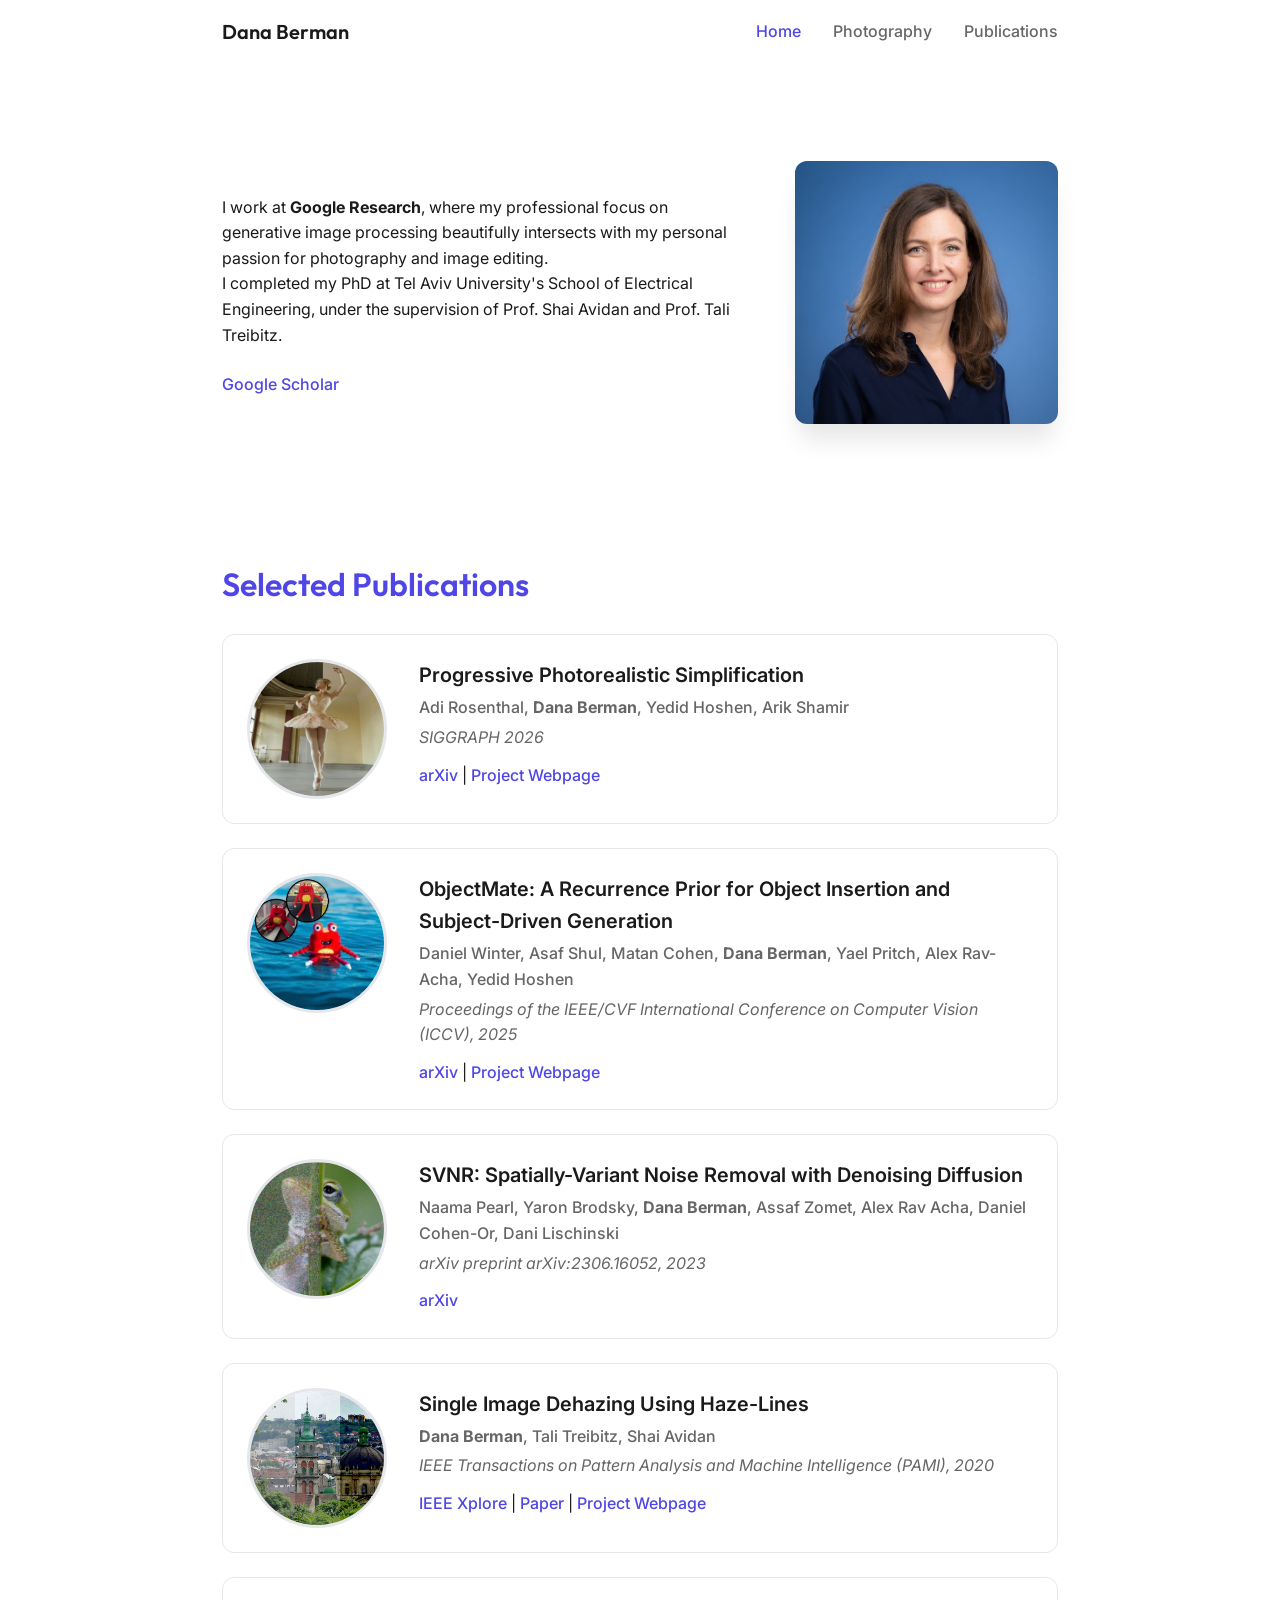
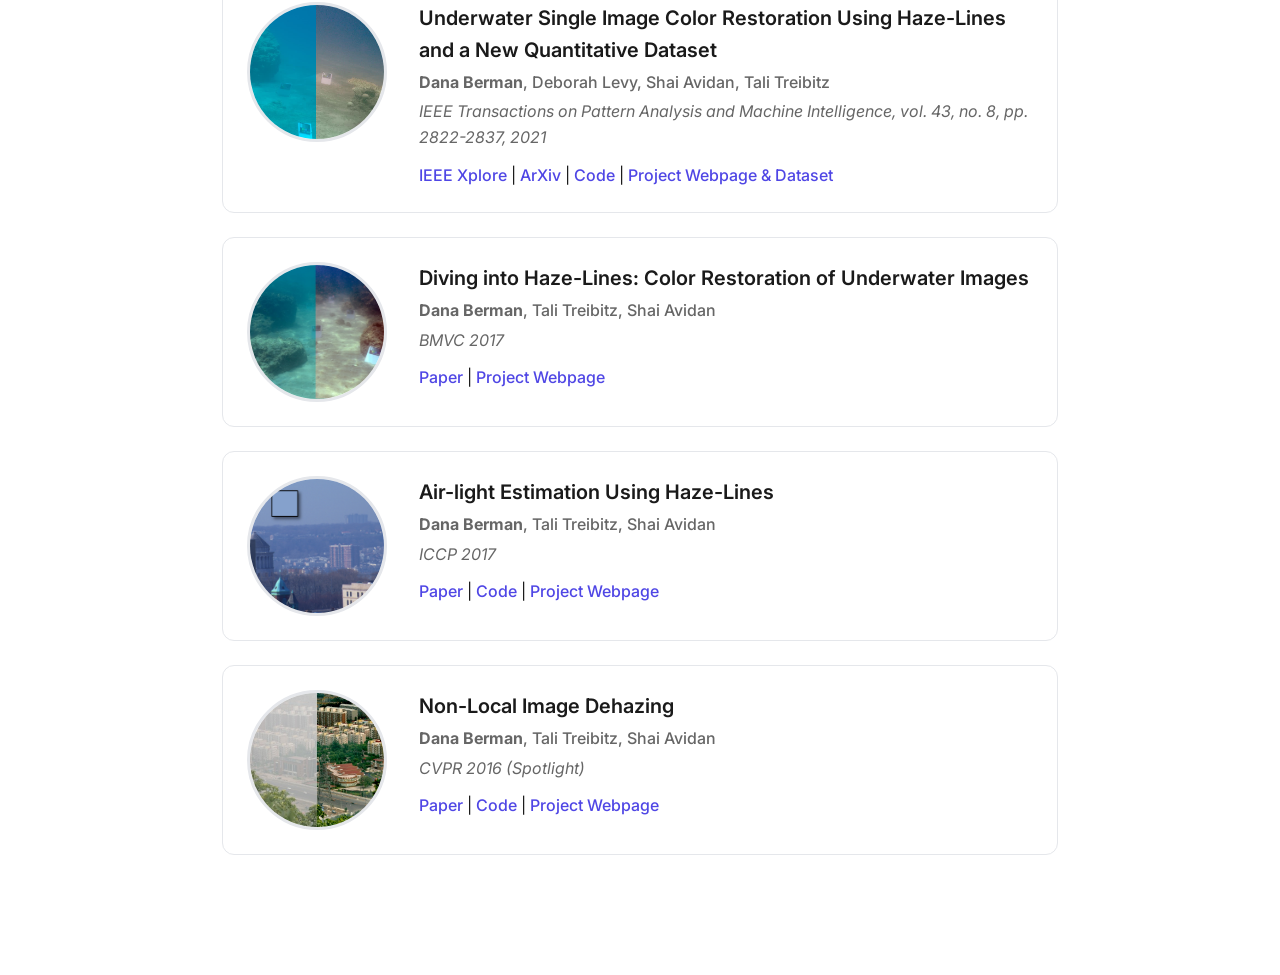
<file: index.html>
<!DOCTYPE html>
<html lang="en">

<head>
  <meta charset="UTF-8">
  <meta name="viewport" content="width=device-width, initial-scale=1.0">
  <title>Dana Berman</title>
  <meta name="description" content="Personal website of Dana Berman, researcher in Generative Media.">
  <link rel="icon" type="image/png" href="assets/favicon.png">
  <link rel="stylesheet" href="style.css">
</head>

<body>
  <header>
    <nav>
      <a href="index.html" class="logo">Dana Berman</a>
      <ul class="nav-links">
        <li><a href="index.html" class="active">Home</a></li>
        <li><a href="photography.html">Photography</a></li>
        <li><a href="#research">Publications</a></li>
      </ul>
    </nav>
  </header>

  <main class="container">
    <!-- Hero / Bio -->
    <section id="bio" class="hero">
      <div class="bio-content">
        <p>I work at <b>Google Research</b>, where my professional focus on generative image processing beautifully intersects with my personal passion for photography and image editing. </p>
        <p>I completed my PhD at Tel Aviv University's School of Electrical Engineering, under the supervision of Prof. Shai Avidan and Prof. Tali Treibitz.</p>

        <p style="margin-top: 1.5rem; display: flex; gap: 1rem; align-items: center;">
          <a href="https://scholar.google.com/citations?hl=en&user=7vQjfVIAAAAJ" class="link">Google Scholar</a> 
        </p>
      </div>
      <div class="profile-container">
        <img src="assets/profile.jpg" alt="Dana Berman" class="profile-pic" id="profile-img">
      </div>
    </section>

    <!-- Publications Section -->
    <section id="research">
      <h2>Selected Publications</h2>
      <div class="research-list">
        <!-- Progressive Photorealistic Simplification 2025 -->
        <div class="publication-item">
          <img src="assets/simplification_thumb3.png" alt="Progressive Photorealistic Simplification" class="pub-thumb">
          <div class="pub-content">
            <div class="pub-title">Progressive Photorealistic Simplification
            </div>
            <div class="pub-authors">Adi Rosenthal, <b>Dana Berman</b>, Yedid Hoshen, Arik Shamir</div>
            <div class="pub-venue">SIGGRAPH 2026</div>
            <p style="margin-top: 0.5rem;">
              <a href="https://arxiv.org/abs/2605.10409" class="link">arXiv</a> | 
              <a href="https://adirosenthal540.github.io/Progressive_Photorealistic_Simplification/" class="link">Project Webpage</a>
            </p>
          </div>
        </div>
        
        <!-- Objectmate 2025 -->
        <div class="publication-item">
          <img src="assets/objectmate_thumb1.png" alt="Objectmate" class="pub-thumb">
          <div class="pub-content">
            <div class="pub-title">ObjectMate: A Recurrence Prior for Object Insertion and Subject-Driven Generation</div>
            <div class="pub-authors">Daniel Winter, Asaf Shul, Matan Cohen, <b>Dana Berman</b>, Yael Pritch, Alex Rav-Acha, Yedid Hoshen</div>
            <div class="pub-venue">Proceedings of the IEEE/CVF International Conference on Computer Vision (ICCV), 2025
            </div>
            <p style="margin-top: 0.5rem;">
              <a href="https://arxiv.org/pdf/2412.08645" class="link">arXiv</a> |
              <a href="https://object-mate.com/" class="link">Project Webpage</a>
            </p>
          </div>
        </div>

        <!-- SVNR 2023 -->
        <div class="publication-item">
          <img src="assets/svnr_thumb.png" alt="SVNR" class="pub-thumb">
          <div class="pub-content">
            <div class="pub-title">SVNR: Spatially-Variant Noise Removal with Denoising Diffusion</div>
            <div class="pub-authors">Naama Pearl, Yaron Brodsky, <b>Dana Berman</b>, Assaf Zomet, Alex Rav Acha, Daniel Cohen-Or, Dani Lischinski</div>
            <div class="pub-venue">arXiv preprint arXiv:2306.16052, 2023</div>
            <p style="margin-top: 0.5rem;">
              <a href="https://arxiv.org/abs/2306.16052" class="link">arXiv</a>
            </p>
          </div>
        </div>

        <!-- PAMI 2020 -->
        <div class="publication-item">
          <img src="assets/haze_lines.jpg" alt="Haze-Lines" class="pub-thumb">
          <div class="pub-content">
            <div class="pub-title">Single Image Dehazing Using Haze-Lines</div>
            <div class="pub-authors"><b>Dana Berman</b>, Tali Treibitz, Shai Avidan</div>
            <div class="pub-venue">IEEE Transactions on Pattern Analysis and Machine Intelligence (PAMI), 2020</div>
            <p style="margin-top: 0.5rem;">
              <a href="https://ieeexplore.ieee.org/document/8540862" class="link">IEEE Xplore</a> | <a
                href="https://drive.google.com/file/d/1Vm0AXXMmT71g6n2VLSqBrzHjhtZqfiaw" class="link">Paper</a> | <a
                href="NonLocalDehazing/index.html" class="link">Project Webpage</a>
            </p>
          </div>
        </div>

        <!-- PAMI 2021 (Underwater) -->
        <div class="publication-item">
          <img src="assets/underwater.png" alt="Underwater" class="pub-thumb">
          <div class="pub-content">
            <div class="pub-title">Underwater Single Image Color Restoration Using Haze-Lines and a New Quantitative Dataset</div>
            <div class="pub-authors"><b>Dana Berman</b>, Deborah Levy, Shai Avidan, Tali Treibitz</div>
            <div class="pub-venue">IEEE Transactions on Pattern Analysis and Machine Intelligence, vol. 43, no. 8, pp.
              2822-2837, 2021</div>
            <p style="margin-top: 0.5rem;">
              <a href="https://ieeexplore.ieee.org/document/9151231" class="link">IEEE Xplore</a> | <a
                href="https://arxiv.org/abs/1811.01343" class="link">ArXiv</a> | <a
                href="https://github.com/danaberman/underwater-hl" class="link">Code</a> | <a
                href="http://csms.haifa.ac.il/profiles/tTreibitz/datasets/ambient_forwardlooking/index.html"
                class="link">Project Webpage & Dataset</a>
            </p>
          </div>
        </div>

        <!-- BMVC 2017 -->
        <div class="publication-item">
          <img src="assets/underwater_thumb.jpg" alt="BMVC 2017" class="pub-thumb">
          <div class="pub-content">
            <div class="pub-title">Diving into Haze-Lines: Color Restoration of Underwater Images</div>
            <div class="pub-authors"><b>Dana Berman</b>, Tali Treibitz, Shai Avidan</div>
            <div class="pub-venue">BMVC 2017</div>
            <p style="margin-top: 0.5rem;">
              <a href="UnderwaterColorRestoration/UnderwaterHazeLines_BMVC2017.pdf" class="link">Paper</a> |
              <a href="UnderwaterColorRestoration/index.html" class="link">Project Webpage</a>
            </p>
          </div>
        </div>

        <!-- ICCP 2017 -->
        <div class="publication-item">
          <img src="assets/airlight.png" alt="ICCP 2017" class="pub-thumb">
          <div class="pub-content">
            <div class="pub-title">Air-light Estimation Using Haze-Lines</div>
            <div class="pub-authors"><b>Dana Berman</b>, Tali Treibitz, Shai Avidan</div>
            <div class="pub-venue">ICCP 2017</div>
            <p style="margin-top: 0.5rem;">
              <a href="NonLocalDehazing/AirlightEstimation_ICCP2017.pdf" class="link">Paper</a> | <a
                href="https://github.com/danaberman/non-local-dehazing" class="link">Code</a> | <a
                href="NonLocalDehazing/index.html" class="link">Project Webpage</a>
            </p>
          </div>
        </div>

        <!-- CVPR 2016 -->
        <div class="publication-item">
          <img src="assets/cityscape.jpg" alt="CVPR 2016" class="pub-thumb">
          <div class="pub-content">
            <div class="pub-title">Non-Local Image Dehazing</div>
            <div class="pub-authors"><b>Dana Berman</b>, Tali Treibitz, Shai Avidan</div>
            <div class="pub-venue">CVPR 2016 (Spotlight)</div>
            <p style="margin-top: 0.5rem;">
              <a href="NonLocalDehazing/NonLocalDehazing_CVPR2016.pdf" class="link">Paper</a> | <a
                href="https://github.com/danaberman/non-local-dehazing" class="link">Code</a> | <a
                href="NonLocalDehazing/index.html" class="link">Project Webpage</a>
            </p>
          </div>
        </div>
      </div>
    </section>
  </main>


</body>

</html>
</file>
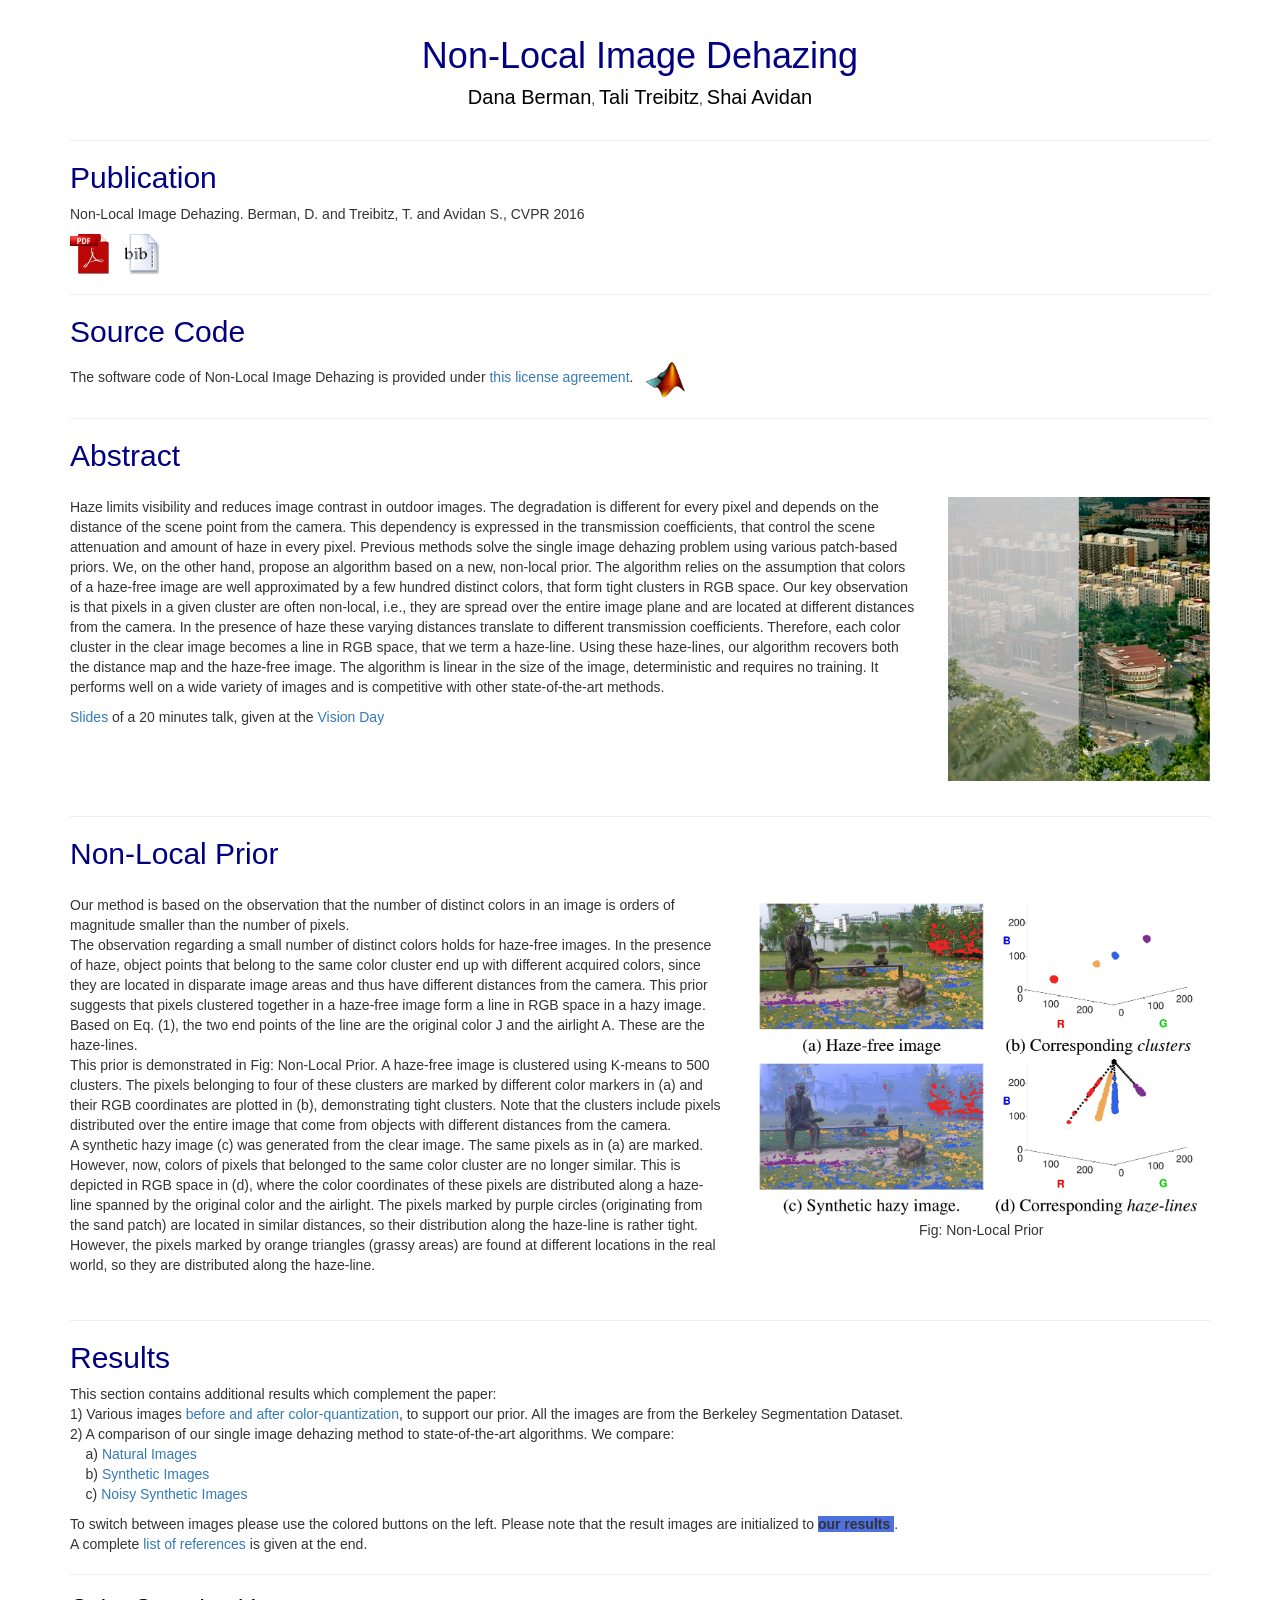
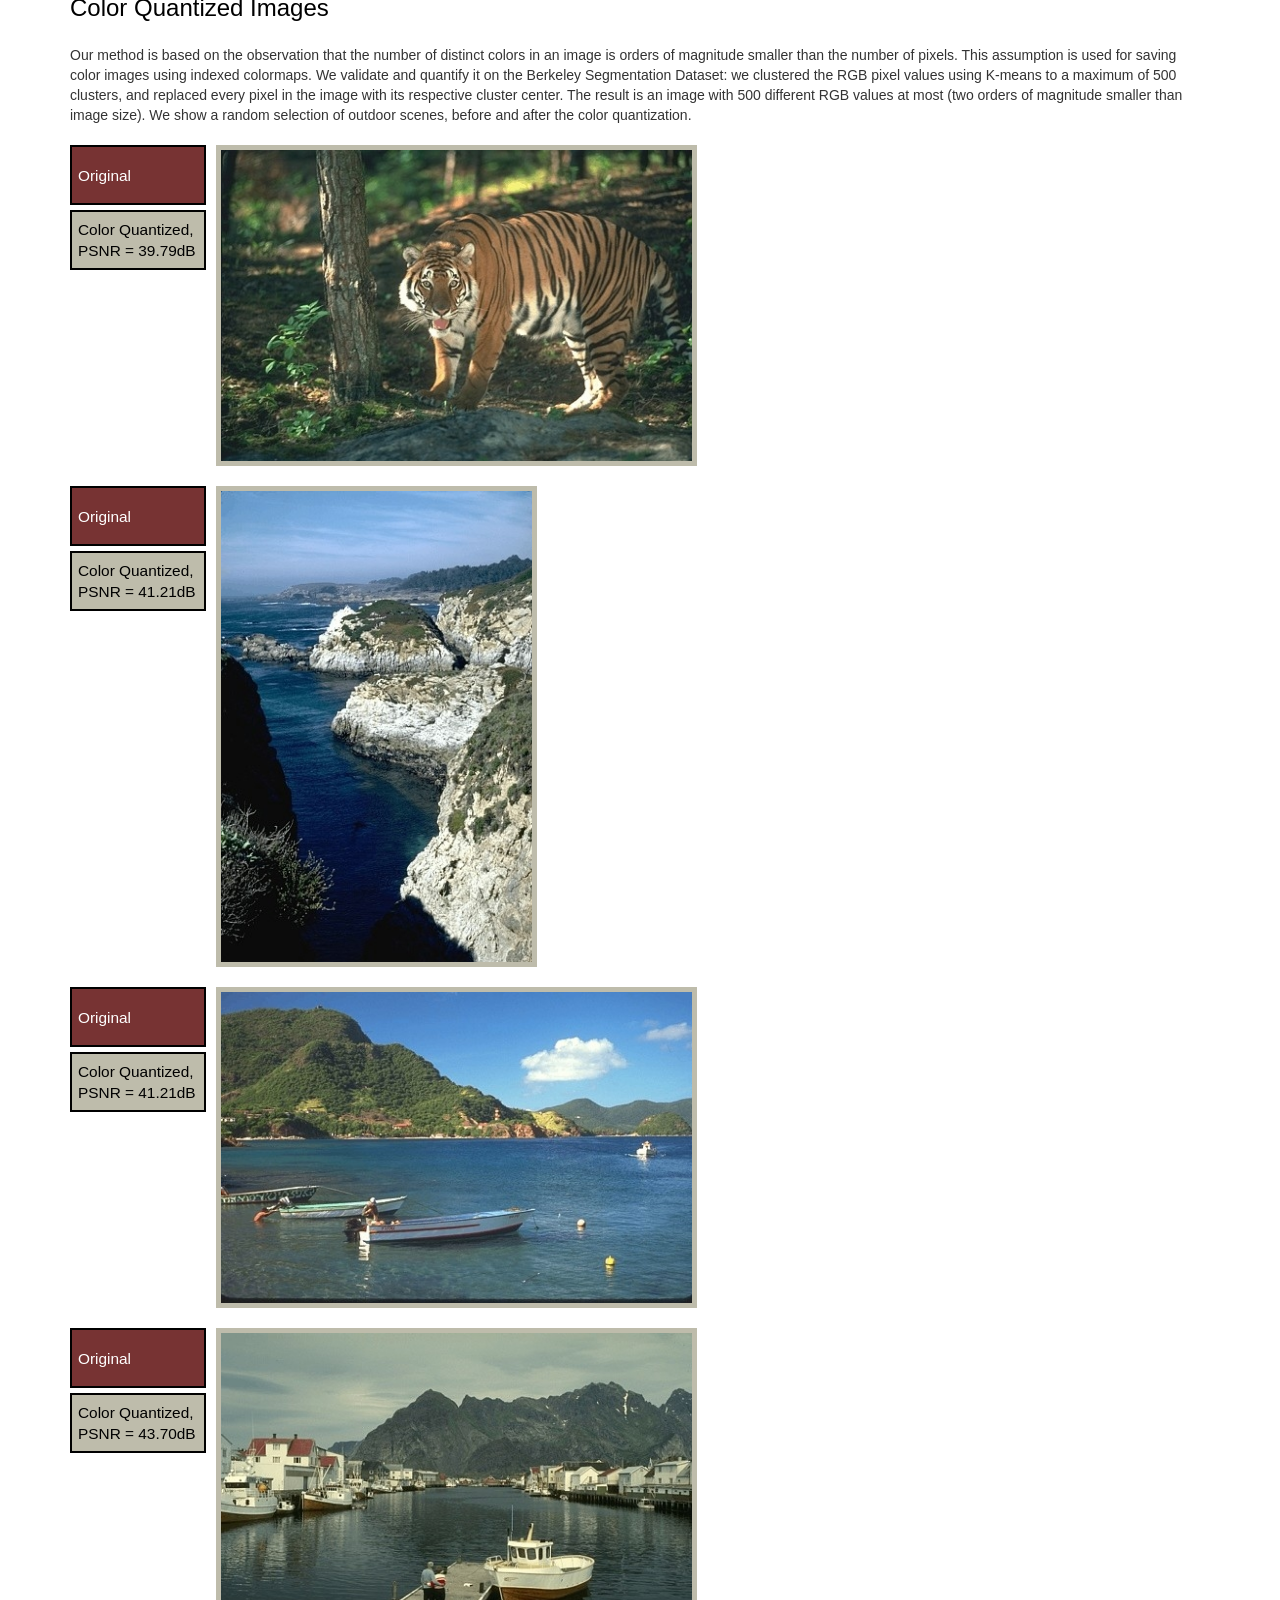
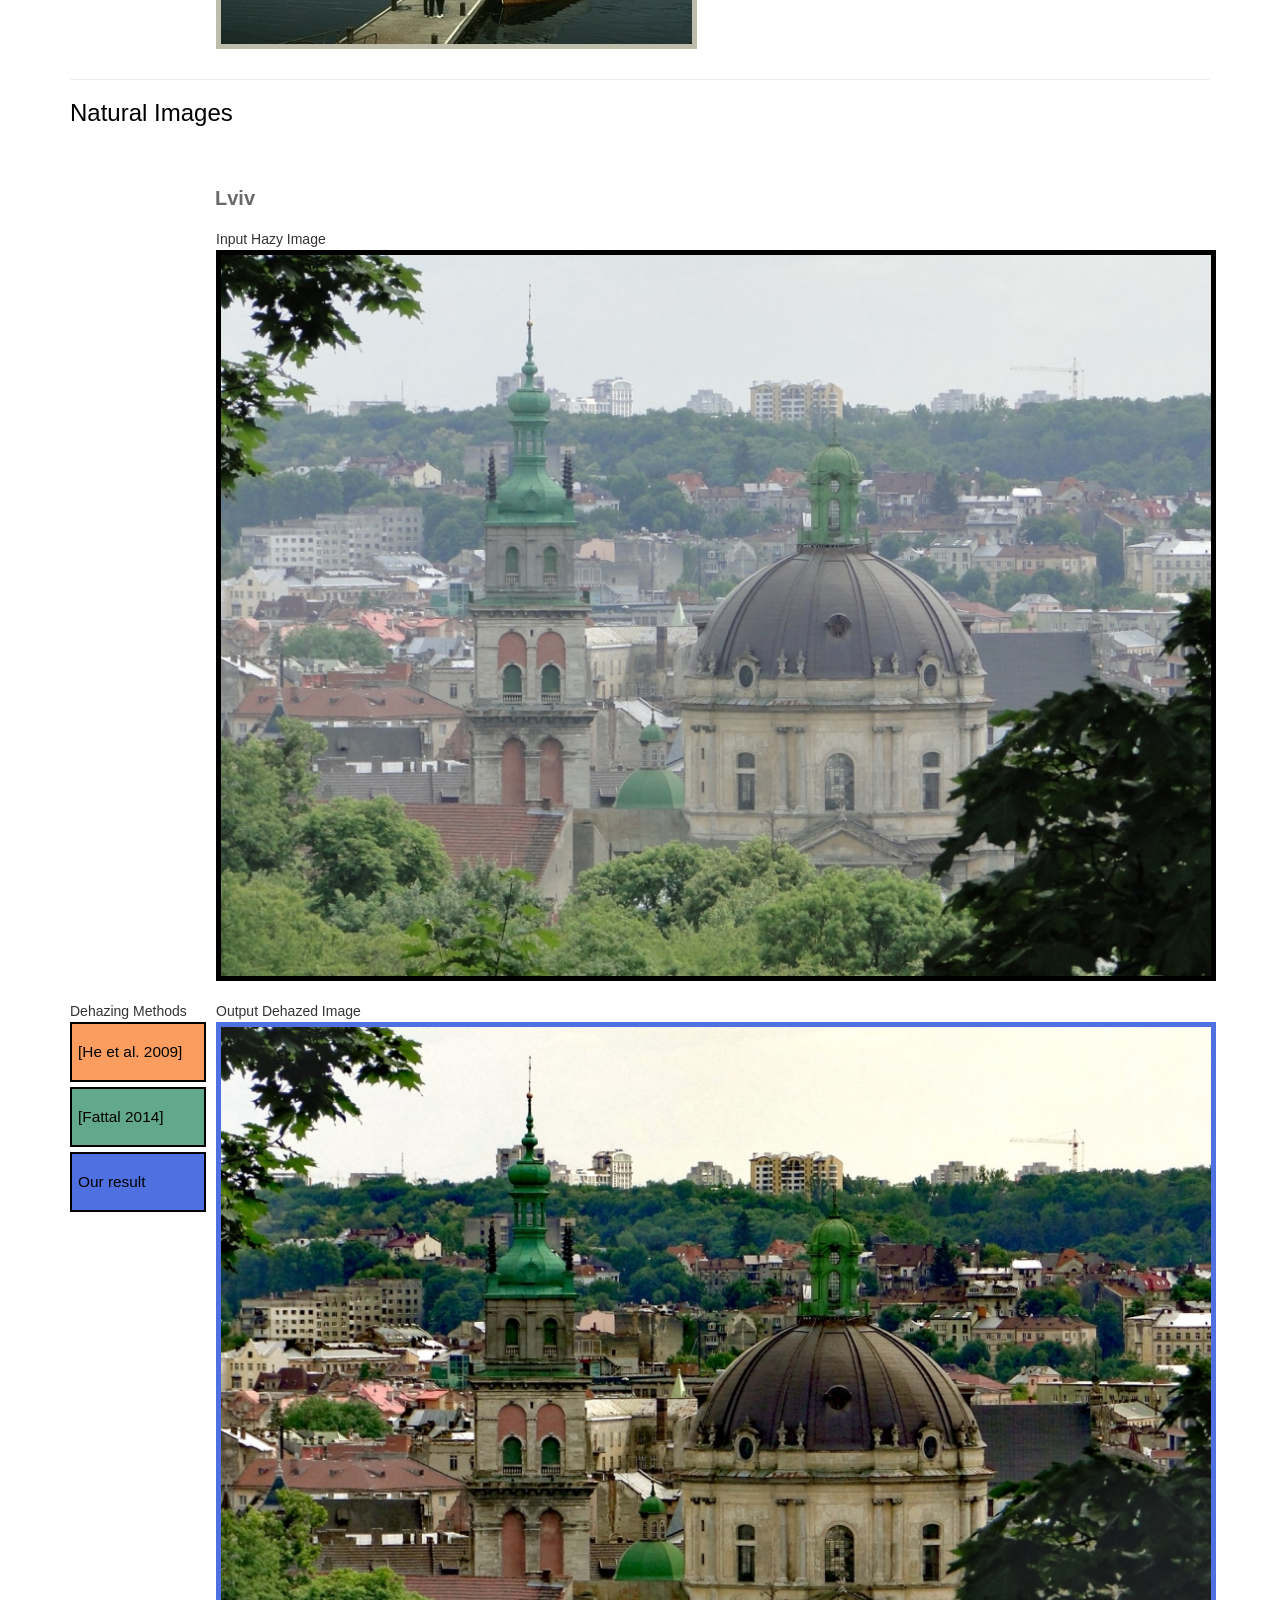
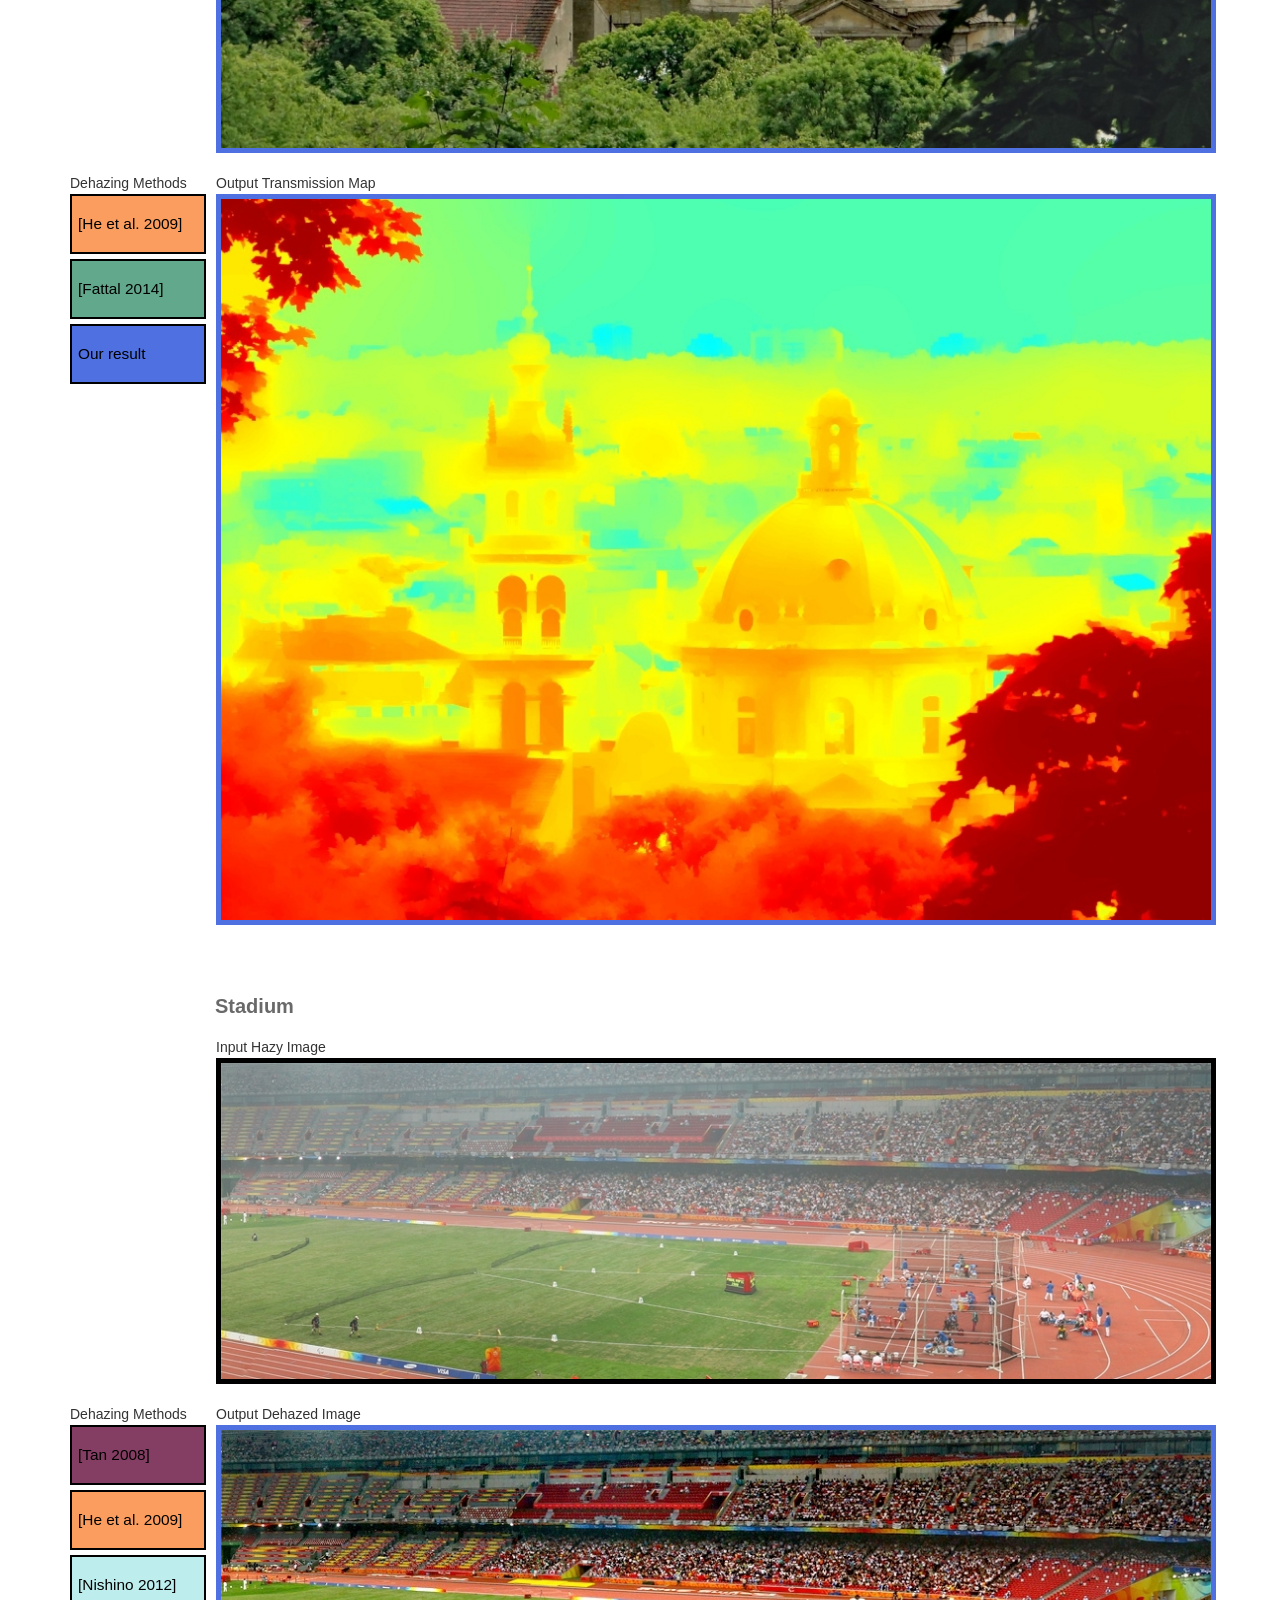
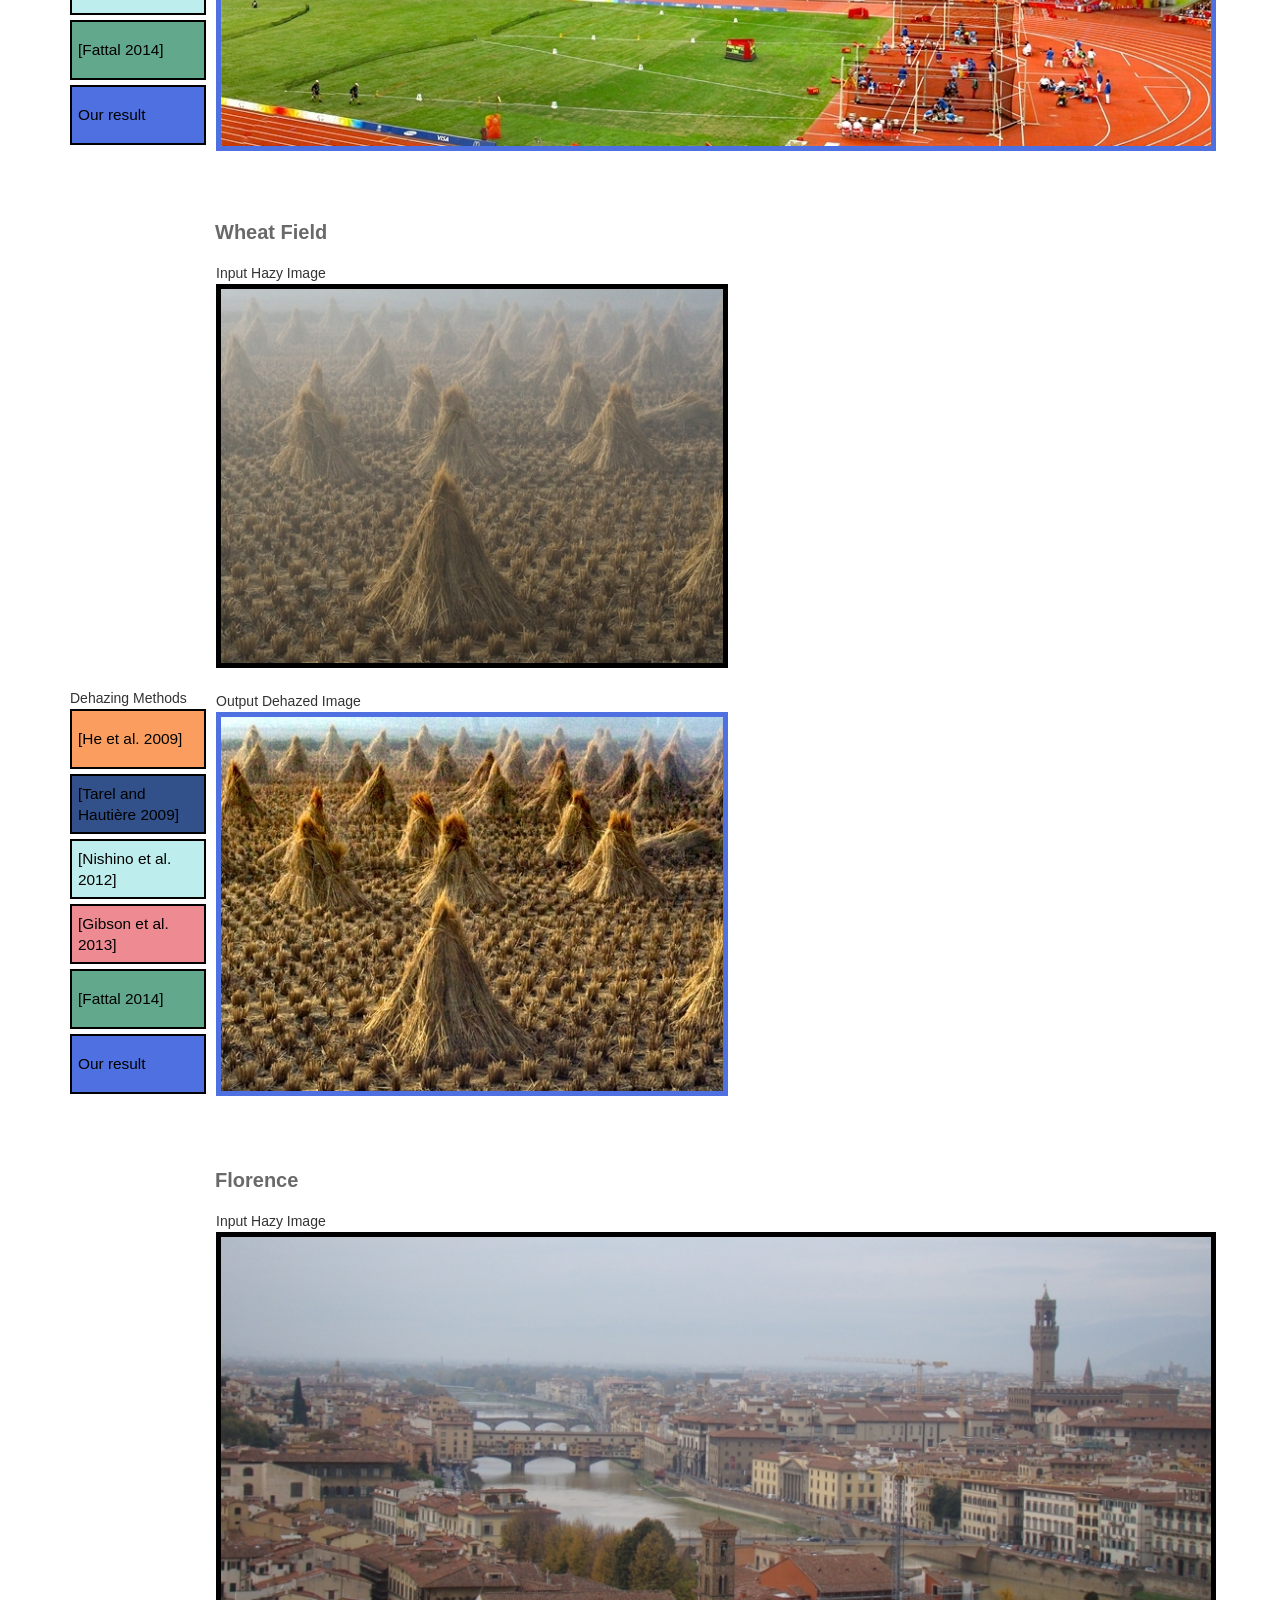
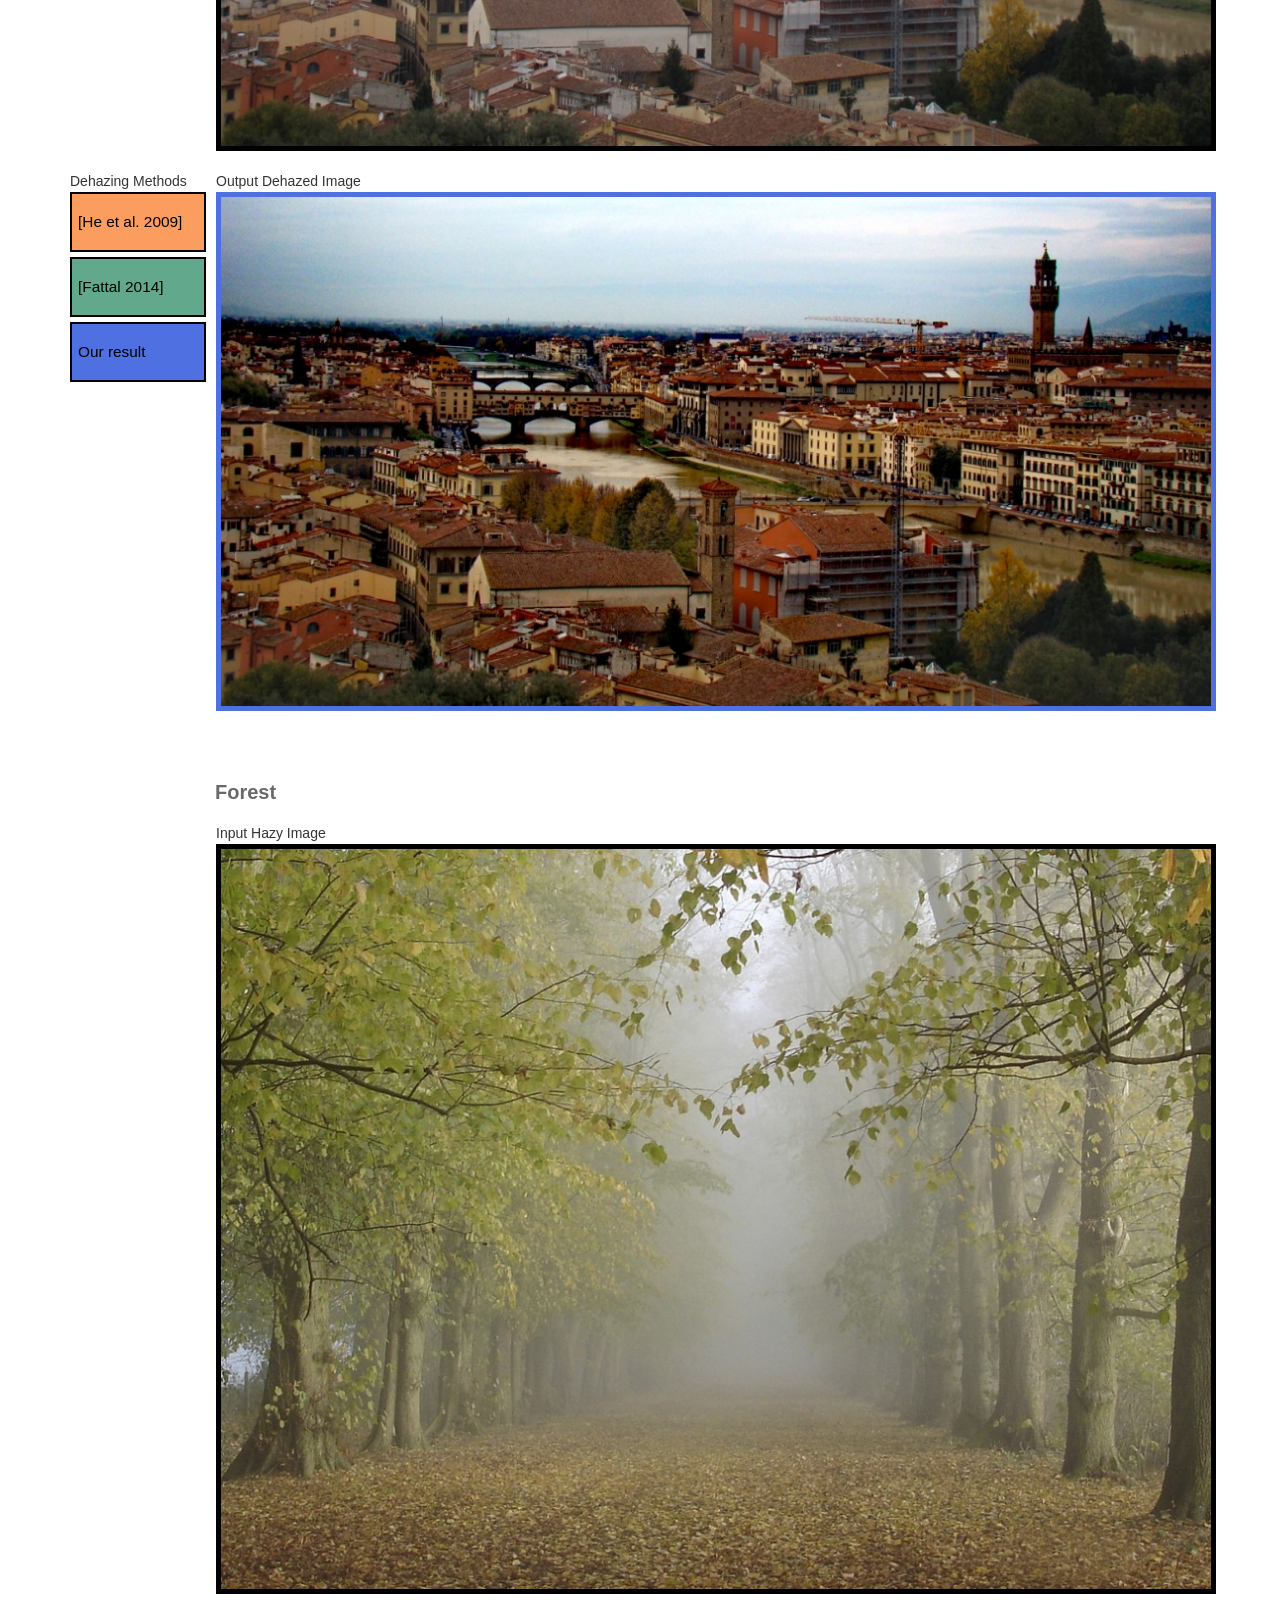
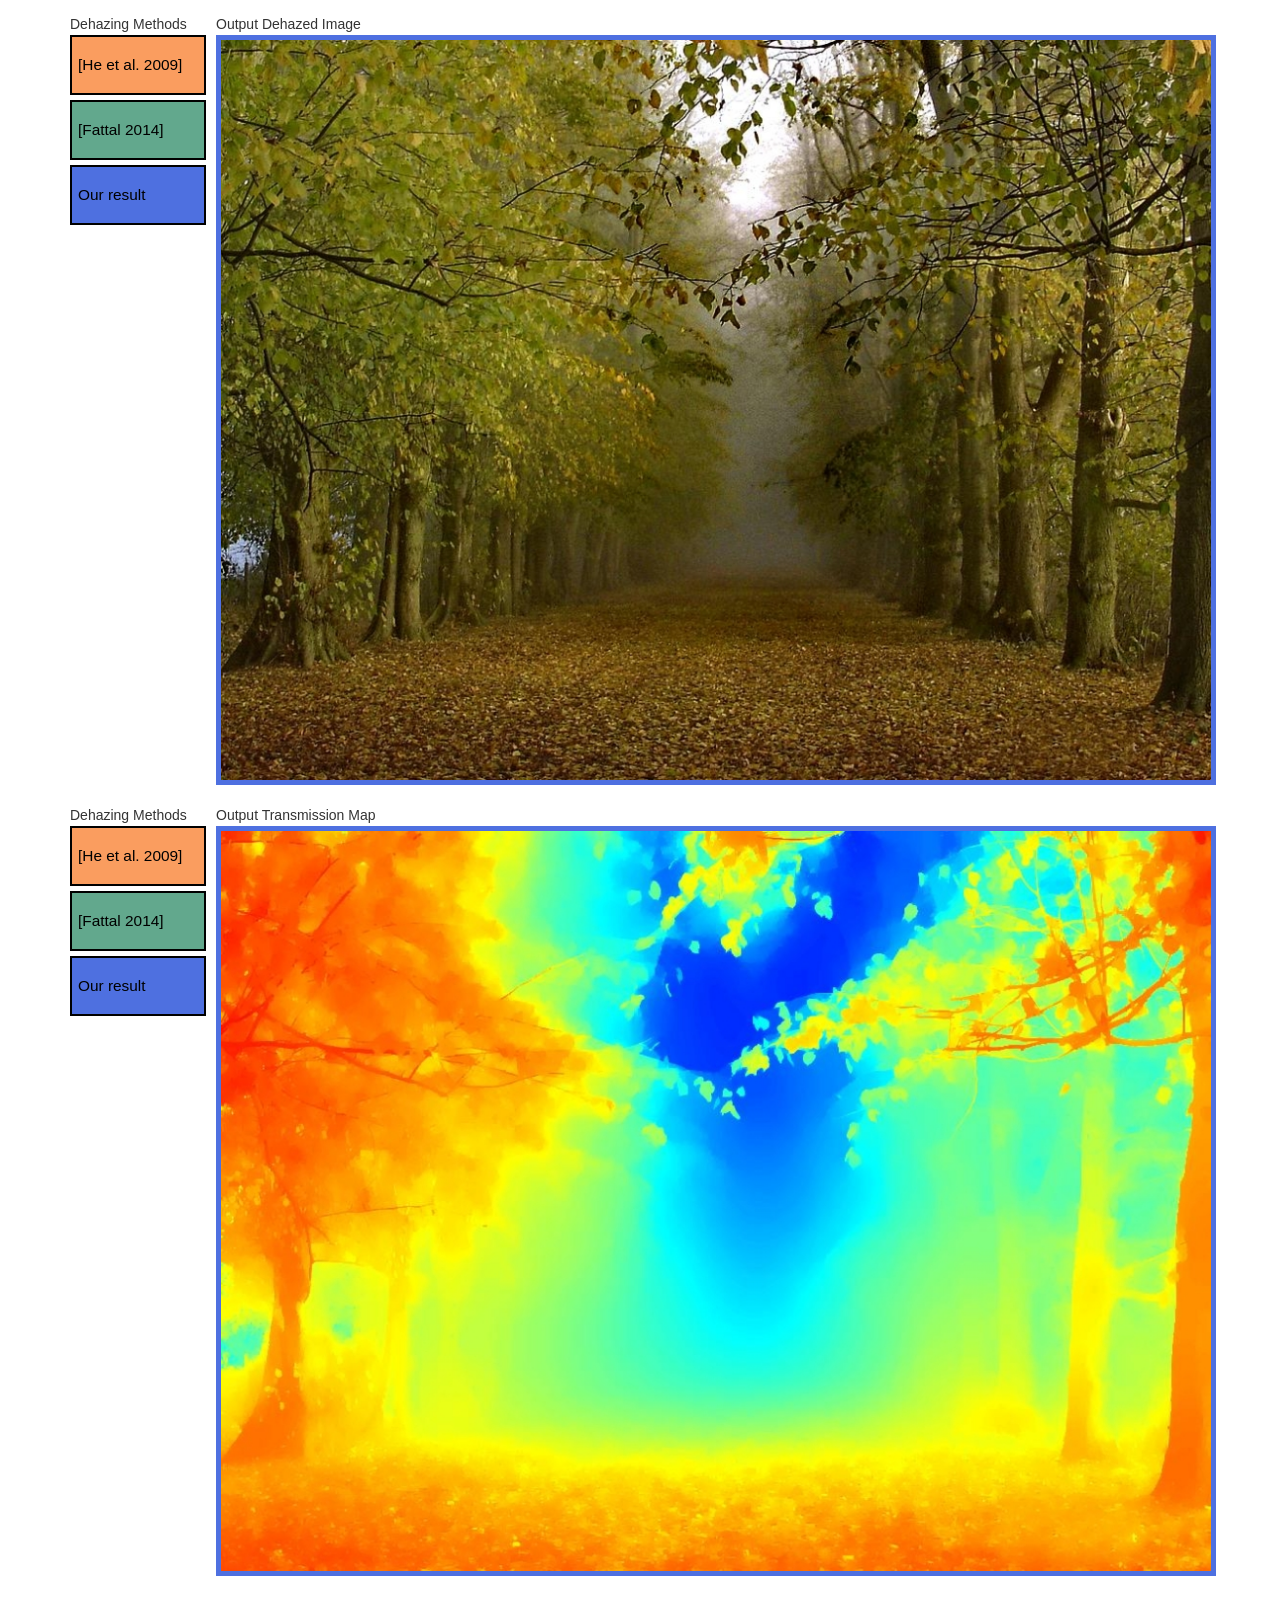
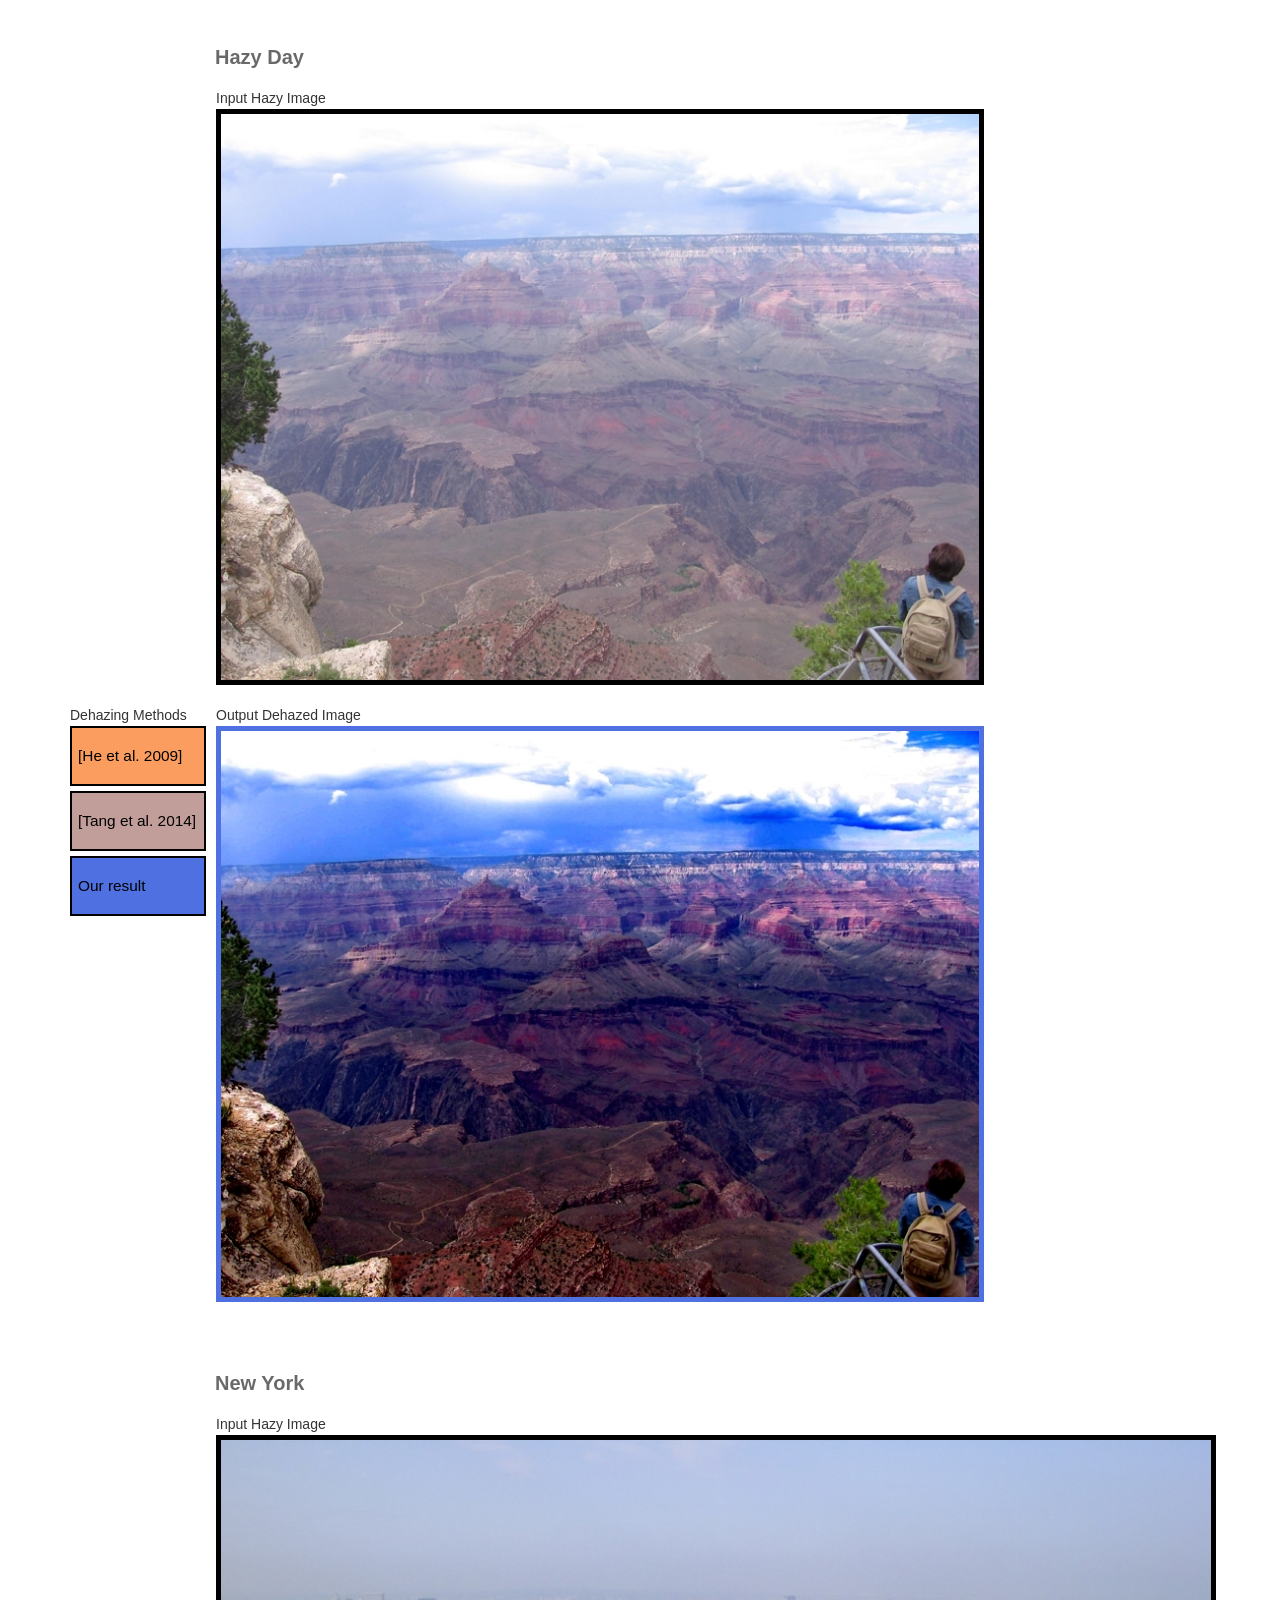
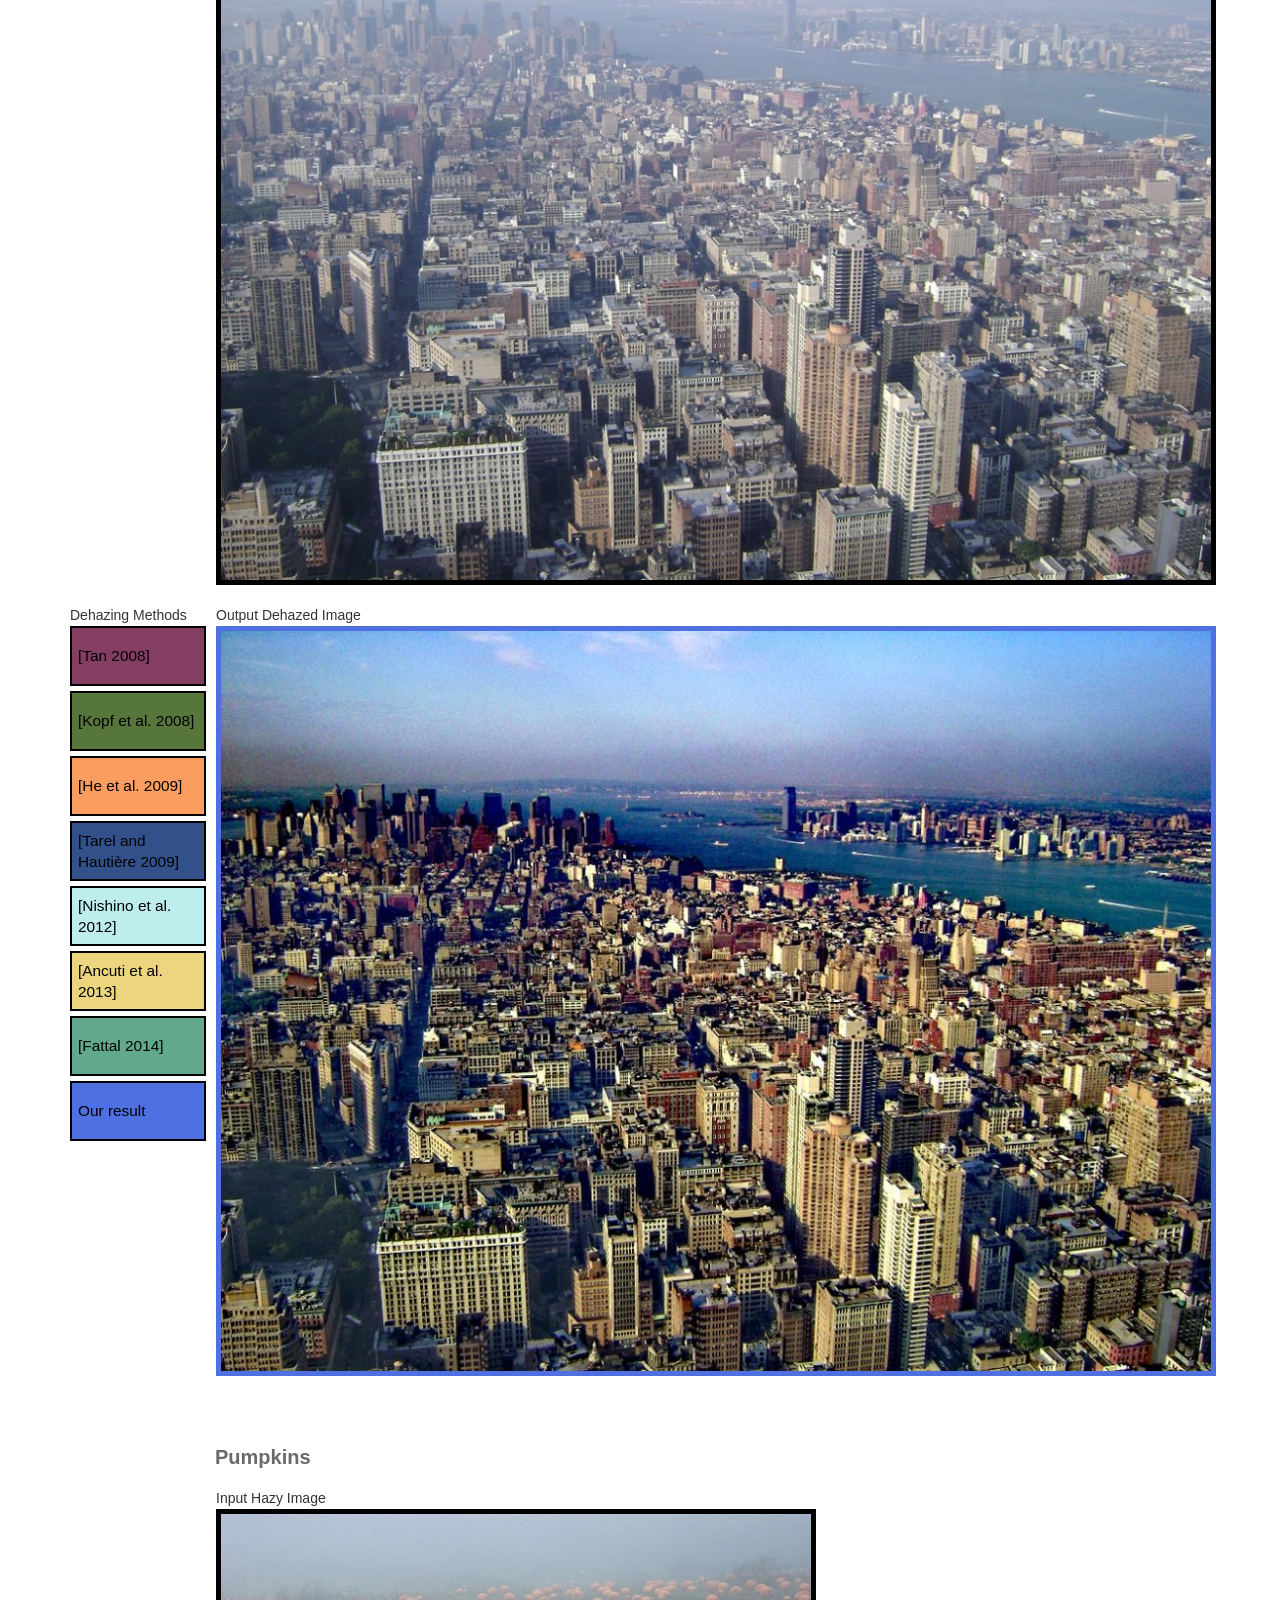
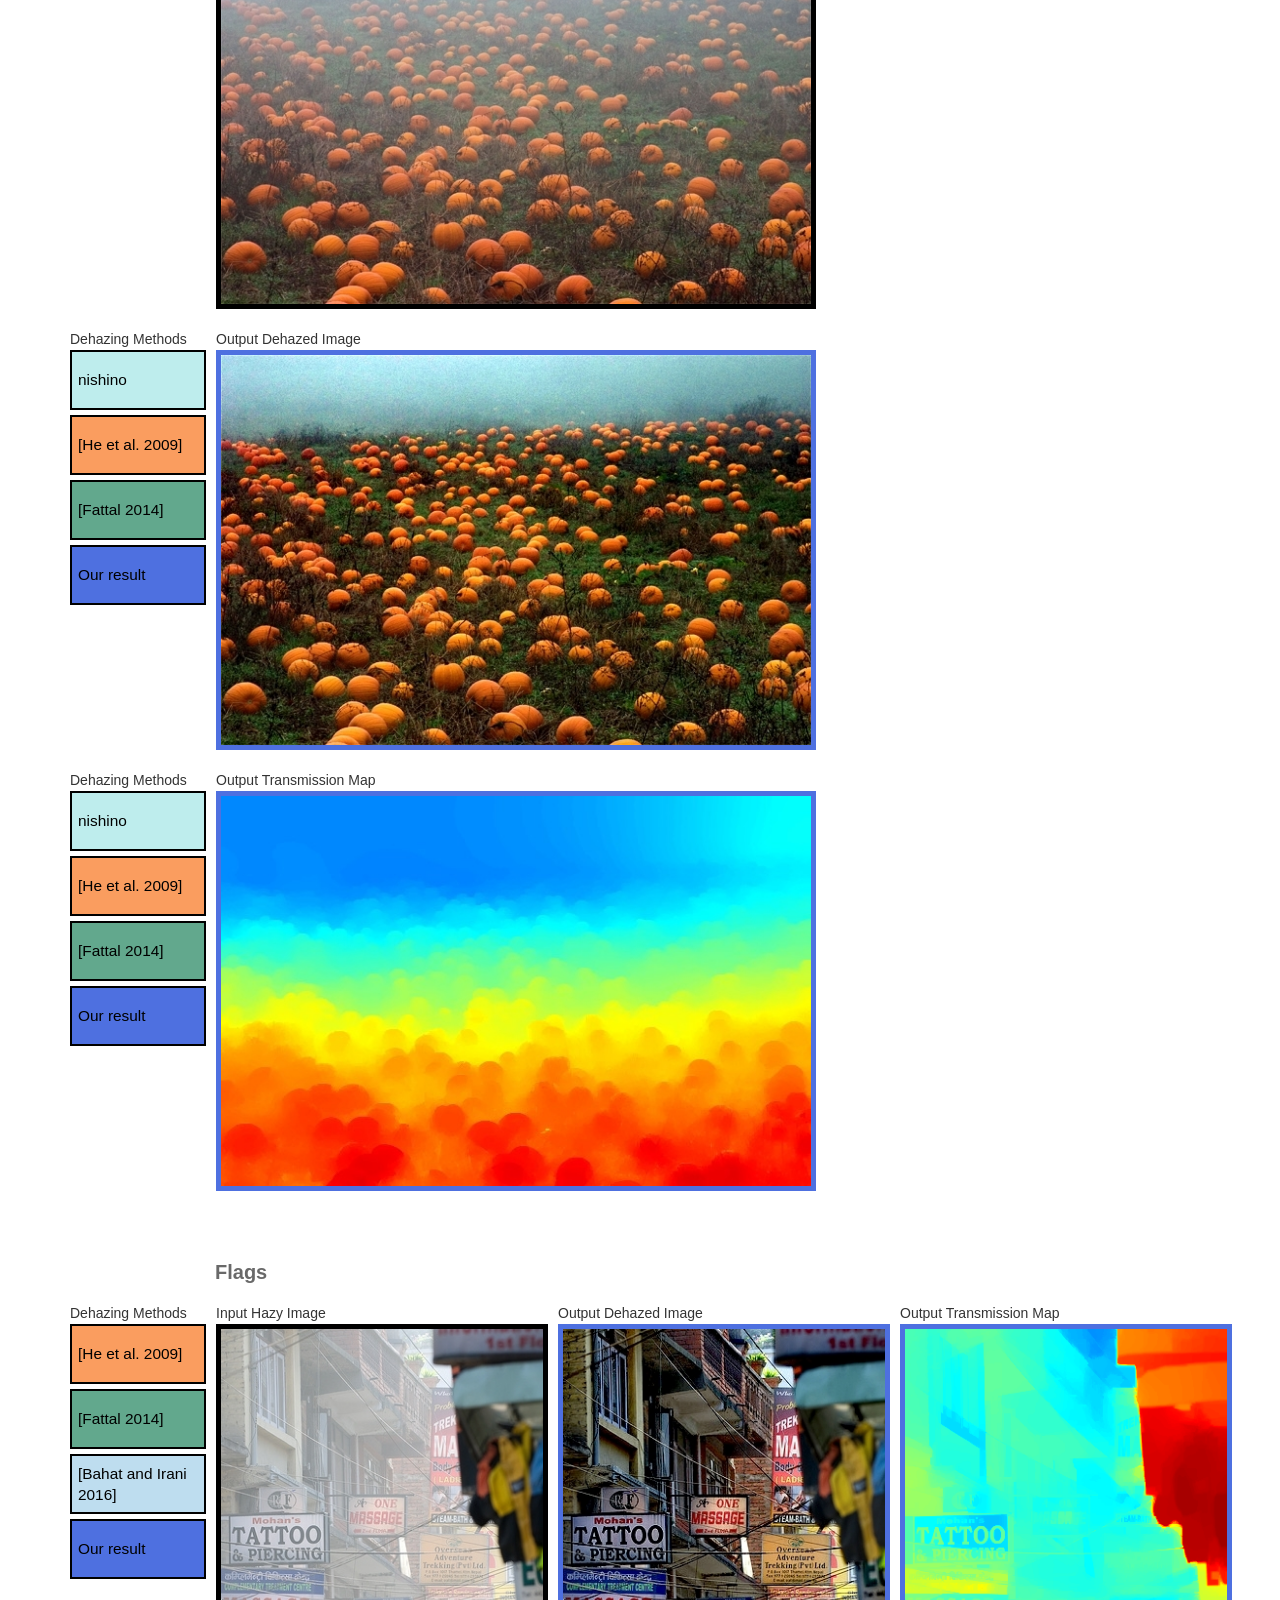
<file: NonLocalDehazing/index.html>
<!DOCTYPE html>
<html lang="en">
	<head>
		<meta charset="utf-8">
		<meta http-equiv="X-UA-Compatible" content="IE=edge">
		<meta name="viewport" content="width=device-width, initial-scale=1">
		<!-- The above 3 meta tags *must* come first in the head; any other head content must come *after* these tags -->
		<meta name="author" content="Dana Berman">
		<meta name="keywords" content="Dana Berman, Tali Treibitz, Shai Avidan, Scattering media, dehazing, haze removal, Non-Local, CVPR, 2016">
		<link rel="image_src" type="image/jpeg"  content="../assets/cityscape.jpg">
		<meta name="title" content="Non Local Single Image Dehazing">
		<meta name="description" content="Additional results for CVPR 2016 paper: Non-Local Image Dehazing. Dana Berman, Tali Treibitz, Shai Avidan.">
		<link rel="canonical" href="https://berman-dana.github.io/NonLocalDehazing" />
		<link rel="icon" href="https://english.tau.ac.il/sites/default/files/TAU_1.ico">

		<title>Non-Local Image Dehazing</title>
		
		<!-- Bootstrap core CSS -->
		<link href="../dist/css/bootstrap.min.css" rel="stylesheet">

		<!-- IE10 viewport hack for Surface/desktop Windows 8 bug -->
		<link href="../dist/css/ie10-viewport-bug-workaround.css" rel="stylesheet">	
		
		<!-- Custom styles for this page -->
		<link rel="stylesheet" type="text/css" href="../default.css">
		<link rel="stylesheet" type="text/css" href="./files/NonLocalDehazing.css">
		
		<!-- Image display functions -->
		<script type="text/JavaScript">
			<!--
			function MM_preloadImages() { //v3.0
			 var d=document; if(d.images){ if(!d.MM_p) d.MM_p=new Array();
			  var i,j=d.MM_p.length,a=MM_preloadImages.arguments; for(i=0; i<a.length; i++)
			  if (a[i].indexOf("#")!=0){ d.MM_p[j]=new Image; d.MM_p[j++].src=a[i];}}
			}

			function MM_swapImgRestore() { //v3.0
			 var i,x,a=document.MM_sr; for(i=0;a&&i<a.length&&(x=a[i])&&x.oSrc;i++) x.src=x.oSrc;
			}

			function MM_findObj(n, d) { //v4.01
			 var p,i,x;  if(!d) d=document; if((p=n.indexOf("?"))>0&&parent.frames.length) {
			  d=parent.frames[n.substring(p+1)].document; n=n.substring(0,p);}
			 if(!(x=d[n])&&d.all) x=d.all[n]; for (i=0;!x&&i<d.forms.length;i++) x=d.forms[i][n];
			 for(i=0;!x&&d.layers&&i<d.layers.length;i++) x=MM_findObj(n,d.layers[i].document);
			 if(!x && d.getElementById) x=d.getElementById(n); return x;
			}

			function MM_swapImage() { //v3.0
			 var i,j=0,x,a=MM_swapImage.arguments; document.MM_sr=new Array; for(i=0;i<(a.length-2);i+=3)
			 if ((x=MM_findObj(a[i]))!=null){document.MM_sr[j++]=x; if(!x.oSrc) x.oSrc=x.src; x.src=a[i+2];}
			}
			
			function mark(el, color) {
			el.style.border = "2px solid blue";
		}
			//-->
		</script>
		
		<script>
		  (function(i,s,o,g,r,a,m){i['GoogleAnalyticsObject']=r;i[r]=i[r]||function(){
		  (i[r].q=i[r].q||[]).push(arguments)},i[r].l=1*new Date();a=s.createElement(o),
		  m=s.getElementsByTagName(o)[0];a.async=1;a.src=g;m.parentNode.insertBefore(a,m)
		  })(window,document,'script','https://www.google-analytics.com/analytics.js','ga');

		  ga('create', 'UA-90725514-1', 'auto');
		  ga('send', 'pageview');

		</script>
		
	</head>

	<body onload="MM_preloadImages('./files/108005.jpg',
'./files/108005_kmeans_500clusters_psnr39-79dB.jpg',
'./files/144067.jpg',
'./files/144067_kmeans_500clusters_psnr41-21dB.jpg',
'./files/219090.jpg',
'./files/219090_kmeans_500clusters_psnr43-70dB.jpg',
'./files/68077.jpg',
'./files/68077_kmeans_500clusters_psnr39-37dB.jpg',
'./files/church_S50_cl.jpg',
'./files/church_S50_dc.jpg',
'./files/church_S50_hl.jpg',
'./files/church_S50_input.jpg',
'./files/church_S50_known.jpg',
'./files/church_S50_ours.jpg',
'./files/church_S50_trans_cl.jpg',
'./files/church_S50_trans_dc.jpg',
'./files/church_S50_trans_hl.jpg',
'./files/church_S50_trans_ours.jpg',
'./files/church_S50_trans_true.jpg',
'./files/cones_cl.jpg',
'./files/cones_dc.jpg',
'./files/cones_gibson13.jpg',
'./files/cones_hl.jpg',
'./files/cones_input.jpg',
'./files/cones_nishino.jpg',
'./files/cones_Tarel.jpg',
'./files/flags_blind.jpg',
'./files/flags_cl.jpg',
'./files/flags_dc.jpg',
'./files/flags_hl.jpg',
'./files/flags_trans_blind.png',
'./files/flags_trans_cl.png',
'./files/flags_trans_dc.png',
'./files/flags_trans_hl.png',
'./files/flags_input.jpg',
'./files/florence_cl.jpg',
'./files/florence_dc.jpg',
'./files/florence_hl.jpg',
'./files/florence_input.jpg',
'./files/flower1_cl.jpg',
'./files/flower1_dc.jpg',
'./files/flower1_hl.jpg',
'./files/flower1_input.jpg',
'./files/flower1_ours.jpg',
'./files/flower1_trans_cl.jpg',
'./files/flower1_trans_dc.jpg',
'./files/flower1_trans_hl.jpg',
'./files/flower1_trans_ours.jpg',
'./files/flower1_trans_true.jpg',
'./files/flower1_true.jpg',
'./files/forest_cl.jpg',
'./files/forest_dc.jpg',
'./files/forest_hl.jpg',
'./files/forest_input.jpg',
'./files/forest_trans_cl.jpg',
'./files/forest_trans_dc.jpg',
'./files/forest_trans_hl.jpg',
'./files/hazyDay_dc.jpg',
'./files/hazyDay_hl.jpg',
'./files/hazyDay_input.jpg',
'./files/hazyDay_learning.jpg',
'./files/house_cl.jpg',
'./files/house_colorEllipsoid.jpg',
'./files/house_dc.jpg',
'./files/house_GraylevelTarelHautiere.jpg',
'./files/house_hl.jpg',
'./files/house_input.jpg',
'./files/house_learning.jpg',
'./files/house_nishino.jpg',
'./files/L1_errors.png',
'./files/lawn1_S25_cl.jpg',
'./files/lawn1_S25_dc.jpg',
'./files/lawn1_S25_fat.jpg',
'./files/lawn1_S25_hl.jpg',
'./files/lawn1_S25_input.jpg',
'./files/lawn1_S25_known.jpg',
'./files/lawn1_S25_trans_cl.jpg',
'./files/lawn1_S25_trans_dc.jpg',
'./files/lawn1_S25_trans_fat.jpg',
'./files/lawn1_S25_trans_hl.jpg',
'./files/lawn1_S25_trans_true.jpg',
'./files/lawn1_S25_true.jpg',
'./files/lawn2_cl.jpg',
'./files/lawn2_dc.jpg',
'./files/lawn2_hl.jpg',
'./files/lawn2_input.jpg',
'./files/lawn2_trans_cl.jpg',
'./files/lawn2_trans_dc.jpg',
'./files/lawn2_trans_hl.jpg',
'./files/lawn2_trans_true.jpg',
'./files/lawn2_true.jpg',
'./files/lviv_cl.jpg',
'./files/lviv_dc.jpg',
'./files/lviv_hl.jpg',
'./files/lviv_input.jpg',
'./files/lviv_trans_cl.jpg',
'./files/lviv_trans_dc.jpg',
'./files/lviv_trans_hl.jpg',
'./files/ny17_ancuti.jpg',
'./files/ny17_cl.jpg',
'./files/ny17_dc.jpg',
'./files/ny17_deepphoto.jpg',
'./files/ny17_hl.jpg',
'./files/ny17_input.jpg',
'./files/ny17_nishino.jpg',
'./files/ny17_tan.jpg',
'./files/ny17_tarel.jpg',
'./files/pumpkins_cl.jpg',
'./files/pumpkins_dc.jpg',
'./files/pumpkins_hl.jpg',
'./files/pumpkins_input.jpg',
'./files/pumpkins_nishino.jpg',
'./files/pumpkins_trans_cl.jpg',
'./files/pumpkins_trans_dc.jpg',
'./files/pumpkins_trans_hl.jpg',
'./files/pumpkins_trans_nishino.jpg',
'./files/road1_S50_cl.jpg',
'./files/road1_S50_dc.jpg',
'./files/road1_S50_hl.jpg',
'./files/road1_S50_input.jpg',
'./files/road1_S50_known.jpg',
'./files/road1_S50_trans_cl.jpg',
'./files/road1_S50_trans_dc.jpg',
'./files/road1_S50_trans_hl.jpg',
'./files/road1_S50_trans_true.jpg',
'./files/road1_S50_true.jpg',
'./files/road2_cl.jpg',
'./files/road2_dc.jpg',
'./files/road2_hl.jpg',
'./files/road2_input.jpg',
'./files/road2_trans_cl.jpg',
'./files/road2_trans_dc.jpg',
'./files/road2_trans_fat.jpg',
'./files/road2_trans_hl.jpg',
'./files/road2_trans_true.jpg',
'./files/road2_true.jpg',
'./files/stadium_cl.jpg',
'./files/stadium_dc.jpg',
'./files/stadium_hl.jpg',
'./files/stadium_input.jpg',
'./files/stadium_nishino.jpg',
'./files/stadium_tan.jpg',
'./files/swan_cl.jpg',
'./files/swan_dc.jpg',
'./files/swan_GraylevelTarelHautiere.jpg',
'./files/swan_hl.jpg',
'./files/swan_input.jpg',
'./files/swan_nishino.jpg',
'./files/swan_ours.jpg',
'./files/swan_tan.jpg',
'./files/train_ancuti.jpg',
'./files/train_cl.jpg',
'./files/train_dc.jpg',
'./files/train_hl.jpg',
'./files/train_input.jpg',
'./files/train_osa.jpg',
'./files/train_ours.jpg'
)">  <!--unnecessary for local files-->

    <div class="container">
		<div class="page-header text-center">
			<h1>Non-Local Image Dehazing</h1>
			<div class="h3link"><a href="../index.html">Dana Berman</a>, <a href="http://marsci.haifa.ac.il/profiles/tTreibitz/">Tali Treibitz</a>, <a href="http://www.eng.tau.ac.il/~avidan/">Shai Avidan</a></div>
			<BR>
		</div> <!-- class="page-header" -->
		
		
		<h2>Publication</h2>
		<p>
			Non-Local Image Dehazing. Berman, D. and Treibitz, T. and Avidan S., CVPR 2016
		</p>
		<p>
			<a href="NonLocalDehazing_CVPR2016.pdf"><img src="../assets/pdf_icon.png" alt="paper" height=40px"></a> &nbsp;
			<a href="NonLocalDehazing.bib"><img src="../assets/bib_icon.png" alt="paper" height=40px"></a> &nbsp;
		</p>
		
		<hr>
				
		<h2 id="SourceCode">Source Code</h2>
		<p>
			The software code of Non-Local Image Dehazing is provided under <a href="Non-commercial_copyright_license.rtf">this license agreement</a>.  &nbsp; <a href="https://github.com/danaberman/non-local-dehazing"><img src="../assets/matlab_icon.png" alt="matlab source code" height=40px"></a>
		</p>

		<hr>
		
		<h2>Abstract</h2>
		<div class="row">
			<div class="col-xs-12 col-sm-9">	
				<p>
				Haze limits visibility and reduces image contrast in outdoor images. The degradation is different for every pixel and depends on the distance of the scene point from the camera. This dependency is expressed in the transmission coefficients, that control the scene attenuation and amount of haze in every pixel. 
				Previous methods solve the single image dehazing problem using various patch-based priors. We, on the other hand, propose an algorithm based on a new, non-local prior. 
				The algorithm relies on the assumption that colors of a haze-free image are well approximated by a few hundred distinct colors, that form tight clusters in RGB space. Our key observation is that pixels in a given cluster are often non-local, i.e., they are spread over the entire image plane and are located at different distances from the camera. In the presence of haze these varying distances translate to different transmission coefficients. Therefore, each color cluster in the clear image becomes a line in RGB space, that we term a haze-line. Using these haze-lines, our algorithm recovers both the distance map and the haze-free image. The algorithm is linear in the size of the image, deterministic and requires no training. It performs well on a wide variety of images and is 	competitive with other state-of-the-art methods. 
				</p>
				<p><a href="NonLocalDehazing_VisionDay2015slides.pdf">Slides</a> of a 20 minutes talk, given at the <a href="http://cs.haifa.ac.il/hagit/VisionDay/schedule2015.html">Vision Day</a> </p>    
			</div>
			<div class="col-sm-3 div-to-hide">
				<div >				
					<img class="img-responsive" src="../assets/cityscape.jpg" />
				</div>   				
			</div>
		</div>
		
		<hr>
		
		<h2>Non-Local Prior</h2>
		<div class="row">
			<div class="col-xs-12 col-sm-7">	
				<p>
				Our method is based on the observation that the number of distinct colors in an image is orders of magnitude smaller than the number of pixels.<br>
				The observation regarding a small number of distinct colors holds for haze-free images. In the presence of haze, object points that belong to the same color cluster end up with different acquired colors, since they are located in disparate image areas and thus have different distances from the camera. This prior suggests that pixels clustered together in a haze-free image form a line in RGB space in a hazy image. 
				Based on Eq. (1), the two end points of the line are the original color J and the airlight A. These are the haze-lines.<br>
				This prior is demonstrated in Fig: Non-Local Prior. A haze-free image is clustered using K-means to 500 clusters. The pixels belonging to four of these clusters are marked by different color markers in (a) and their RGB coordinates are plotted in (b), demonstrating tight clusters. 
				Note that the clusters include pixels distributed over the entire image that come from objects with different distances from the camera. <br>
				A synthetic hazy image (c) was generated from the clear image. The same pixels as in (a) are marked. However, now, colors of pixels that belonged to the same color cluster are no longer similar. 
				This is depicted in RGB space in (d), where the color coordinates of these pixels are distributed along a haze-line spanned by the original color and the airlight. The pixels marked by purple circles (originating from the sand patch) are located in similar distances, so their distribution along the haze-line is rather tight. However, the pixels marked by orange triangles (grassy areas) are found at different locations in the real world, so they are distributed along the haze-line.
 
				</p>
			</div>
			<div class="col-xs-12 col-sm-5">
				<div >				
					<img class="img-responsive" src="./files/prior.png" />
					<p align="center">Fig: Non-Local Prior</p>
				</div>   				
			</div>
		</div>
		
		<hr>
		
		<h2>Results</h2>
		<p>
		This section contains additional results which complement the paper:<br>
		1) Various images <a href="#ColorQuantization">before and after color-quantization</a>, to support our prior. All the images are from the Berkeley Segmentation Dataset.  
		<br>
		2) A comparison of our single image dehazing method to state-of-the-art algorithms. We compare:<br>

		&nbsp&nbsp&nbsp a) <a href="#Natural">Natural Images</a> <br>
		&nbsp&nbsp&nbsp b) <a href="#Synthetic">Synthetic Images</a> <br>
		&nbsp&nbsp&nbsp c) <a href="#Noisy">Noisy Synthetic Images</a><br>
		</p>

		<p>
		To switch between images please use the colored buttons on the left. 
		Please note that the result images are initialized to <span style="background-color: #4e70e0"> <b> our results </b></span>.<br>
		A complete <a href="#References">list of references</a> is given at the end.
		</p>
	
<!------------------------------------------------------------------------------------------------------------------------------>
<!------------------------------------------------------------------------------------------------------------------------------>
		<HR>
		<a name="ColorQuantization"> </a><h3>Color Quantized Images</h3>

		<p>
		Our method is based on the observation that the number of distinct colors in an image is orders of magnitude smaller than the number of pixels. This assumption is used for saving color images using indexed colormaps. 
		We validate and quantify it on the Berkeley Segmentation Dataset: we clustered the RGB pixel values using K-means to a maximum of 500 clusters, and replaced every pixel in the image with its respective cluster center. The result is an image with 500 different RGB values at most (two orders of magnitude smaller than image size).
		We show a random selection of outdoor scenes, before and after the color quantization.
		</p>

		<table>
			<tr>
				<td valign ="top">
					<button type="button" class="Original" id="108005" onmousedown="this.style.fontWeight='bold';
					  document.getElementById('108005_quan').style.fontWeight='normal';
					  MM_swapImage('auto_img_108005','','./files/108005.jpg',1);
					  document.getElementById('auto_img_108005').style.border='5px solid #773333'">
					  Original
					</button>
					<button type="button" class="ColorQuantized" id="108005_quan" onmousedown="this.style.fontWeight='bold';
					  document.getElementById('108005').style.fontWeight='normal';
					  MM_swapImage('auto_img_108005','','./files/108005_kmeans_500clusters_psnr39-79dB.jpg',1);
					  document.getElementById('auto_img_108005').style.border='5px solid #BEBcAb'">
					  Color Quantized,<br>PSNR = 39.79dB
					</button>
				</td>
				<td><div><img src="./files/108005_kmeans_500clusters_psnr39-79dB.jpg" style="border:5px solid #BEBcAb" height="321" width="481" alt="Color-quantized image" id="auto_img_108005" /></div></td>
			</tr>
		</table>

		<table>
			<tr>
				<td valign ="top">
					<button type="button" class="Original" id="144067" onmousedown="this.style.fontWeight='bold';
					  document.getElementById('144067_quan').style.fontWeight='normal';
					  MM_swapImage('auto_img_144067','','./files/144067.jpg',1);
					  document.getElementById('auto_img_144067').style.border='5px solid #773333'">
					  Original
					</button>
					<button type="button" class="ColorQuantized" id="144067_quan" onmousedown="this.style.fontWeight='bold';
					  document.getElementById('144067').style.fontWeight='normal';
					  MM_swapImage('auto_img_144067','','./files/144067_kmeans_500clusters_psnr41-21dB.jpg',1);
					  document.getElementById('auto_img_144067').style.border='5px solid #BEBcAb'">
					  Color Quantized,<br>PSNR = 41.21dB
					</button>
				</td>
				<td><div><img src="./files/144067_kmeans_500clusters_psnr41-21dB.jpg" style="border:5px solid #BEBcAb" height="481" width="321" alt="Color-quantized image" id="auto_img_144067" /></div></td>
			</tr>
		</table>

		<table>
			<tr>
				<td valign ="top">
					<button type="button" class="Original" id="68077" onmousedown="this.style.fontWeight='bold';
					  document.getElementById('68077_quan').style.fontWeight='normal';
					  MM_swapImage('auto_img_68077','','./files/68077.jpg',1);
					  document.getElementById('auto_img_68077').style.border='5px solid #773333'">
					  Original
					</button>
					<button type="button" class="ColorQuantized" id="68077_quan" onmousedown="this.style.fontWeight='bold';
					  document.getElementById('68077').style.fontWeight='normal';
					  MM_swapImage('auto_img_68077','','./files/68077_kmeans_500clusters_psnr39-37dB.jpg',1);
					  document.getElementById('auto_img_68077').style.border='5px solid #BEBcAb'">
					  Color Quantized,<br>PSNR = 41.21dB
					</button>
				</td>
				<td><div><img src="./files/68077_kmeans_500clusters_psnr39-37dB.jpg" style="border:5px solid #BEBcAb" height="321" width="481" alt="Color-quantized image" id="auto_img_68077" /></div></td>
			</tr>
		</table>

		<table>
			<tr>
				<td valign ="top">
					<button type="button" class="Original" id="219090" onmousedown="this.style.fontWeight='bold';
					  document.getElementById('219090_quan').style.fontWeight='normal';
					  MM_swapImage('auto_img_219090','','./files/219090.jpg',1);
					  document.getElementById('auto_img_219090').style.border='5px solid #773333'">
					  Original
					</button>
					<button type="button" class="ColorQuantized" id="219090_quan" onmousedown="this.style.fontWeight='bold';
					  document.getElementById('219090').style.fontWeight='normal';
					  MM_swapImage('auto_img_219090','','./files/219090_kmeans_500clusters_psnr43-70dB.jpg',1);
					  document.getElementById('auto_img_219090').style.border='5px solid #BEBcAb'">
					  Color Quantized,<br>PSNR = 43.70dB
					</button>
				</td>
				<td><div><img src="./files/219090_kmeans_500clusters_psnr43-70dB.jpg" style="border:5px solid #BEBcAb" height="321" width="481" alt="Color-quantized image" id="auto_img_219090" /></div></td>
			</tr>
		</table>


<!------------------------------------------------------------------------------------------------------------------------------>
<!------------------------------------------------------------------------------------------------------------------------------>
		<HR>
		<a name="Natural"> </a><h3>Natural Images</h3>

		<h4>Lviv</h4>
		<table>
			<tr>
				<td></td>
				<td><div>Input Hazy Image<br /><img src="./files/lviv_input.jpg" style="border:5px solid black" height="731" width="1000" alt="Hazy Input"></div></td>
			</tr>
			<tr>
				<td valign ="top">
					Dehazing Methods
					<br />
					<button type="button" class="dc" id="lviv_dc" onmousedown="this.style.fontWeight='bold';
					  document.getElementById('lviv_cl').style.fontWeight='normal';
					  document.getElementById('lviv_hl').style.fontWeight='normal';
					  document.getElementById('lviv_trans_dc').style.fontWeight='bold';
					  document.getElementById('lviv_trans_cl').style.fontWeight='normal';
					  document.getElementById('lviv_trans_hl').style.fontWeight='normal';
					  MM_swapImage('auto_img_lviv','','./files/lviv_dc.jpg',1);
					  document.getElementById('auto_img_lviv').style.border='5px solid #fa9d5f';
					  MM_swapImage('auto_trans_lviv','','./files/lviv_trans_dc.jpg',1);
					  document.getElementById('auto_trans_lviv').style.border='5px solid #fa9d5f'">
					  [He et al. 2009]
					</button>
					<button type="button" class="cl" id="lviv_cl" onmousedown="this.style.fontWeight='bold';
					  document.getElementById('lviv_dc').style.fontWeight='normal';
					  document.getElementById('lviv_hl').style.fontWeight='normal';
					  document.getElementById('lviv_trans_dc').style.fontWeight='normal';
					  document.getElementById('lviv_trans_cl').style.fontWeight='bold';
					  document.getElementById('lviv_trans_hl').style.fontWeight='normal';			  
					  MM_swapImage('auto_img_lviv','','./files/lviv_cl.jpg',1);
					  document.getElementById('auto_img_lviv').style.border='5px solid #62a88d';
					  MM_swapImage('auto_trans_lviv','','./files/lviv_trans_cl.jpg',1);
					  document.getElementById('auto_trans_lviv').style.border='5px solid #62a88d'">
					  [Fattal 2014]
					</button>
					<button type="button" class="hl" id="lviv_hl" onmousedown="this.style.fontWeight='bold';
					  document.getElementById('lviv_dc').style.fontWeight='normal';
					  document.getElementById('lviv_cl').style.fontWeight='normal';
					  document.getElementById('lviv_trans_dc').style.fontWeight='normal';
					  document.getElementById('lviv_trans_cl').style.fontWeight='normal';
					  document.getElementById('lviv_trans_hl').style.fontWeight='bold';
					  MM_swapImage('auto_img_lviv','','./files/lviv_hl.jpg',1);
					  document.getElementById('auto_img_lviv').style.border='5px solid #4e70e0';
					  MM_swapImage('auto_trans_lviv','','./files/lviv_trans_hl.jpg',1);
					  document.getElementById('auto_trans_lviv').style.border='5px solid #4e70e0'">
					  Our result
					</button>
				</td>
				<td><div>Output Dehazed Image<br /><img src="./files/lviv_hl.jpg" style="border:5px solid #4e70e0" height="731" width="1000" alt="Dehazed Image" id="auto_img_lviv" /></div></td>
			</tr>
			<tr>
				<td valign ="top">
					Dehazing Methods
					<br />
					<button type="button" class="dc" id="lviv_trans_dc" onmousedown="this.style.fontWeight='bold';
					  document.getElementById('lviv_dc').style.fontWeight='bold';
					  document.getElementById('lviv_cl').style.fontWeight='normal';
					  document.getElementById('lviv_hl').style.fontWeight='normal';
					  document.getElementById('lviv_trans_cl').style.fontWeight='normal';
					  document.getElementById('lviv_trans_hl').style.fontWeight='normal';
					  MM_swapImage('auto_img_lviv','','./files/lviv_dc.jpg',1);
					  document.getElementById('auto_img_lviv').style.border='5px solid #fa9d5f';
					  MM_swapImage('auto_trans_lviv','','./files/lviv_trans_dc.jpg',1);
					  document.getElementById('auto_trans_lviv').style.border='5px solid #fa9d5f'">
					  [He et al. 2009]
					</button>
					<button type="button" class="cl" id="lviv_trans_cl" onmousedown="this.style.fontWeight='bold';
					  document.getElementById('lviv_dc').style.fontWeight='normal';
					  document.getElementById('lviv_cl').style.fontWeight='bold';
					  document.getElementById('lviv_hl').style.fontWeight='normal';
					  document.getElementById('lviv_trans_dc').style.fontWeight='normal';
					  document.getElementById('lviv_trans_hl').style.fontWeight='normal';
					  MM_swapImage('auto_img_lviv','','./files/lviv_cl.jpg',1);
					  document.getElementById('auto_img_lviv').style.border='5px solid #62a88d';
					  MM_swapImage('auto_trans_lviv','','./files/lviv_trans_cl.jpg',1);
					  document.getElementById('auto_trans_lviv').style.border='5px solid #62a88d'">
					  [Fattal 2014]
					</button>
					<button type="button" class="hl" id="lviv_trans_hl" onmousedown="this.style.fontWeight='bold';
					  document.getElementById('lviv_dc').style.fontWeight='normal';
					  document.getElementById('lviv_cl').style.fontWeight='normal';
					  document.getElementById('lviv_hl').style.fontWeight='bold';
					  document.getElementById('lviv_trans_dc').style.fontWeight='normal';
					  document.getElementById('lviv_trans_cl').style.fontWeight='normal';
					  MM_swapImage('auto_img_lviv','','./files/lviv_hl.jpg',1);
					  document.getElementById('auto_img_lviv').style.border='5px solid #4e70e0';
					  MM_swapImage('auto_trans_lviv','','./files/lviv_trans_hl.jpg',1);
					  document.getElementById('auto_trans_lviv').style.border='5px solid #4e70e0'">
					  Our result
					</button>
				</td>
				<td><div>Output Transmission Map<br /><img src="./files/lviv_trans_hl.jpg" style="border:5px solid #4e70e0" height="731" width="1000" alt="Transmission Map" id="auto_trans_lviv" /></div></td>
			</tr>
		</table>
		
		<h4>Stadium</h4>
		<table>
			<tr>
				<td></td>
				<td><div>Input Hazy Image<br /><img src="./files/stadium_input.jpg" style="border:5px solid black" height="326" width="1000" alt="Stadium Input"></div></td>
			</tr>
			<tr>
				<td valign ="top">
					Dehazing Methods
					<br />
					<button type="button" class="tan" id="stadium_tan" onmousedown="this.style.fontWeight='bold';
					  document.getElementById('stadium_dc').style.fontWeight='normal';
					  document.getElementById('stadium_nishino').style.fontWeight='normal';
					  document.getElementById('stadium_cl').style.fontWeight='normal';
					  document.getElementById('stadium_hl').style.fontWeight='normal';
					  MM_swapImage('auto_img_stadium','','./files/stadium_tan.jpg',1);
					  document.getElementById('auto_img_stadium').style.border='5px solid #853e63'">
					  [Tan 2008]
					</button>
					<button type="button" class="dc" id="stadium_dc" onmousedown="this.style.fontWeight='bold';
					  document.getElementById('stadium_tan').style.fontWeight='normal';
					  document.getElementById('stadium_nishino').style.fontWeight='normal';
					  document.getElementById('stadium_cl').style.fontWeight='normal';
					  document.getElementById('stadium_hl').style.fontWeight='normal';
					  MM_swapImage('auto_img_stadium','','./files/stadium_dc.jpg',1);
					  document.getElementById('auto_img_stadium').style.border='5px solid #fa9d5f'">
					  [He et al. 2009]
					</button>
					<button type="button" class="nishino" id="stadium_nishino" onmousedown="this.style.fontWeight='bold';
					  document.getElementById('stadium_dc').style.fontWeight='normal';
					  document.getElementById('stadium_tan').style.fontWeight='normal';
					  document.getElementById('stadium_cl').style.fontWeight='normal';
					  document.getElementById('stadium_hl').style.fontWeight='normal';
					  MM_swapImage('auto_img_stadium','','./files/stadium_nishino.jpg',1);
					  document.getElementById('auto_img_stadium').style.border='5px solid #beeded'">
					  [Nishino 2012]
					</button>
					<button type="button" class="cl" id="stadium_cl" onmousedown="this.style.fontWeight='bold';
					  document.getElementById('stadium_tan').style.fontWeight='normal';
					  document.getElementById('stadium_dc').style.fontWeight='normal';
					  document.getElementById('stadium_nishino').style.fontWeight='normal';
					  document.getElementById('stadium_hl').style.fontWeight='normal';
					  MM_swapImage('auto_img_stadium','','./files/stadium_cl.jpg',1);
					  document.getElementById('auto_img_stadium').style.border='5px solid #62a88d'">
					  [Fattal 2014]
					</button>
					<button type="button" class="hl" id="stadium_hl" onmousedown="this.style.fontWeight='bold';
					  document.getElementById('stadium_tan').style.fontWeight='normal';
					  document.getElementById('stadium_dc').style.fontWeight='normal';
					  document.getElementById('stadium_nishino').style.fontWeight='normal';
					  document.getElementById('stadium_cl').style.fontWeight='normal';
					  MM_swapImage('auto_img_stadium','','./files/stadium_hl.jpg',1);
					  document.getElementById('auto_img_stadium').style.border='5px solid #4e70e0'">
					  Our result
					</button>
				</td>
				<td><div>Output Dehazed Image<br /><img src="./files/stadium_hl.jpg" style="border:5px solid #4e70e0" height="326" width="1000" alt="Dehazed Image" id="auto_img_stadium" /></div></td>
			</tr>
		</table>

		<h4>Wheat Field</h4>
		<table>
			<tr>
				<td></td>
				<td><div>Input Hazy Image<br /><img src="./files/cones_input.jpg" style="border:5px solid black" height="384" width="512" alt="cones Input"></div></td>
			</tr>
			<tr>
				<td valign ="top">
					Dehazing Methods
					<br />
					<button type="button" class="dc" id="cones_dc" onmousedown="this.style.fontWeight='bold';
					  document.getElementById('cones_nishino').style.fontWeight='normal';
					  document.getElementById('cones_tarel').style.fontWeight='normal';
					  document.getElementById('cones_gibson').style.fontWeight='normal';
					  document.getElementById('cones_cl').style.fontWeight='normal';
					  document.getElementById('cones_hl').style.fontWeight='normal';
					  MM_swapImage('auto_img_cones','','./files/cones_dc.jpg',1);
					  document.getElementById('auto_img_cones').style.border='5px solid #fa9d5f'">
					  [He et al. 2009]
					</button>
					<button type="button" class="tarel" id="cones_tarel" onmousedown="this.style.fontWeight='bold';
					  document.getElementById('cones_nishino').style.fontWeight='normal';
					  document.getElementById('cones_dc').style.fontWeight='normal';
					  document.getElementById('cones_gibson').style.fontWeight='normal';
					  document.getElementById('cones_cl').style.fontWeight='normal';
					  document.getElementById('cones_hl').style.fontWeight='normal';
					  MM_swapImage('auto_img_cones','','./files/cones_Tarel.jpg',1);
					  document.getElementById('auto_img_cones').style.border='5px solid #32518A'">
					  [Tarel and Hauti&egravere 2009]
					</button>
					<button type="button" class="nishino" id="cones_nishino" onmousedown="this.style.fontWeight='bold';
					  document.getElementById('cones_tarel').style.fontWeight='normal';
					  document.getElementById('cones_dc').style.fontWeight='normal';
					  document.getElementById('cones_gibson').style.fontWeight='normal';
					  document.getElementById('cones_cl').style.fontWeight='normal';
					  document.getElementById('cones_hl').style.fontWeight='normal';
					  MM_swapImage('auto_img_cones','','./files/cones_nishino.jpg',1);
					  document.getElementById('auto_img_cones').style.border='5px solid #beeded'">
					  [Nishino et al. 2012]
					</button>
					<button type="button" class="gibson" id="cones_gibson" onmousedown="this.style.fontWeight='bold';
					  document.getElementById('cones_nishino').style.fontWeight='normal';
					  document.getElementById('cones_dc').style.fontWeight='normal';
					  document.getElementById('cones_tarel').style.fontWeight='normal';
					  document.getElementById('cones_cl').style.fontWeight='normal';
					  document.getElementById('cones_hl').style.fontWeight='normal';
					  MM_swapImage('auto_img_cones','','./files/cones_gibson13.jpg',1);
					  document.getElementById('auto_img_cones').style.border='5px solid #ed8a92'">
					  [Gibson et al. 2013]
					</button>
					<button type="button" class="cl" id="cones_cl" onmousedown="this.style.fontWeight='bold';
					  document.getElementById('cones_tarel').style.fontWeight='normal';
					  document.getElementById('cones_gibson').style.fontWeight='normal';
					  document.getElementById('cones_nishino').style.fontWeight='normal';
					  document.getElementById('cones_dc').style.fontWeight='normal';
					  document.getElementById('cones_hl').style.fontWeight='normal';
					  MM_swapImage('auto_img_cones','','./files/cones_cl.jpg',1);
					  document.getElementById('auto_img_cones').style.border='5px solid #62a88d'">
					  [Fattal 2014]
					</button>
					<button type="button" class="hl" id="cones_hl" onmousedown="this.style.fontWeight='bold';
					document.getElementById('cones_tarel').style.fontWeight='normal';
					  document.getElementById('cones_gibson').style.fontWeight='normal';
					  document.getElementById('cones_nishino').style.fontWeight='normal';
					  document.getElementById('cones_dc').style.fontWeight='normal';
					  document.getElementById('cones_cl').style.fontWeight='normal';
					  MM_swapImage('auto_img_cones','','./files/cones_hl.jpg',1);
					  document.getElementById('auto_img_cones').style.border='5px solid #4e70e0'">
					  Our result
					</button>
				</td>
				<td><div>Output Dehazed Image<br /><img src="./files/cones_hl.jpg" style="border:5px solid #4e70e0" height="384" width="512"  alt="Dehazed Image" id="auto_img_cones" /></div></td>
			</tr>
		</table>

		<h4>Florence</h4>
		<table>
			<tr>
				<td></td>
				<td><div>Input Hazy Image<br /><img src="./files/florence_input.jpg" style="border:5px solid black" height="519" width="1000" alt="Florence Input"></div></td>
			</tr>
			<tr>
				<td valign ="top">
					Dehazing Methods
					<br />
					<button type="button" class="dc" id="florence_dc" onmousedown="this.style.fontWeight='bold';
					  document.getElementById('florence_cl').style.fontWeight='normal';
					  document.getElementById('florence_hl').style.fontWeight='normal';
					  MM_swapImage('auto_img_florence','','./files/florence_dc.jpg',1);
					  document.getElementById('auto_img_florence').style.border='5px solid #fa9d5f'">
					  [He et al. 2009]
					</button>
					<button type="button" class="cl" id="florence_cl" onmousedown="this.style.fontWeight='bold';
					  document.getElementById('florence_dc').style.fontWeight='normal';
					  document.getElementById('florence_hl').style.fontWeight='normal';
					  MM_swapImage('auto_img_florence','','./files/florence_cl.jpg',1);
					  document.getElementById('auto_img_florence').style.border='5px solid #62a88d'">
					  [Fattal 2014]
					</button>
					<button type="button" class="hl" id="florence_hl" onmousedown="this.style.fontWeight='bold';
					  document.getElementById('florence_dc').style.fontWeight='normal';
					  document.getElementById('florence_cl').style.fontWeight='normal';
					  MM_swapImage('auto_img_florence','','./files/florence_hl.jpg',1);
					  document.getElementById('auto_img_florence').style.border='5px solid #4e70e0'">
					  Our result
					</button>
				</td>
				<td><div>Output Dehazed Image<br /><img src="./files/florence_hl.jpg" style="border:5px solid #4e70e0" height="519" width="1000" alt="Dehazed Image" id="auto_img_florence" /></div></td>
			</tr>
		</table>

		<h4>Forest</h4>
		<table>
			<tr>
				<td></td>
				<td><div>Input Hazy Image<br /><img src="./files/forest_input.jpg" style="border:5px solid black" height="750" width="1000" alt="Hazy Input"></div></td>
			</tr>
			<tr>
				<td valign ="top">
					Dehazing Methods
					<br />
					<button type="button" class="dc" id="forest_dc" onmousedown="this.style.fontWeight='bold';
					  document.getElementById('forest_cl').style.fontWeight='normal';
					  document.getElementById('forest_hl').style.fontWeight='normal';
					  document.getElementById('forest_trans_dc').style.fontWeight='bold';
					  document.getElementById('forest_trans_cl').style.fontWeight='normal';
					  document.getElementById('forest_trans_hl').style.fontWeight='normal';
					  MM_swapImage('auto_img_forest','','./files/forest_dc.jpg',1);
					  document.getElementById('auto_img_forest').style.border='5px solid #fa9d5f';
					  MM_swapImage('auto_trans_forest','','./files/forest_trans_dc.jpg',1);
					  document.getElementById('auto_trans_forest').style.border='5px solid #fa9d5f'">
					  [He et al. 2009]
					</button>
					<button type="button" class="cl" id="forest_cl" onmousedown="this.style.fontWeight='bold';
					  document.getElementById('forest_dc').style.fontWeight='normal';
					  document.getElementById('forest_hl').style.fontWeight='normal';
					  document.getElementById('forest_trans_dc').style.fontWeight='normal';
					  document.getElementById('forest_trans_cl').style.fontWeight='bold';
					  document.getElementById('forest_trans_hl').style.fontWeight='normal';			  
					  MM_swapImage('auto_img_forest','','./files/forest_cl.jpg',1);
					  document.getElementById('auto_img_forest').style.border='5px solid #62a88d';
					  MM_swapImage('auto_trans_forest','','./files/forest_trans_cl.jpg',1);
					  document.getElementById('auto_trans_forest').style.border='5px solid #62a88d'">
					  [Fattal 2014]
					</button>
					<button type="button" class="hl" id="forest_hl" onmousedown="this.style.fontWeight='bold';
					  document.getElementById('forest_dc').style.fontWeight='normal';
					  document.getElementById('forest_cl').style.fontWeight='normal';
					  document.getElementById('forest_trans_dc').style.fontWeight='normal';
					  document.getElementById('forest_trans_cl').style.fontWeight='normal';
					  document.getElementById('forest_trans_hl').style.fontWeight='bold';
					  MM_swapImage('auto_img_forest','','./files/forest_hl.jpg',1);
					  document.getElementById('auto_img_forest').style.border='5px solid #4e70e0';
					  MM_swapImage('auto_trans_forest','','./files/forest_trans_hl.jpg',1);
					  document.getElementById('auto_trans_forest').style.border='5px solid #4e70e0'">
					  Our result
					</button>
				</td>
				<td><div>Output Dehazed Image<br /><img src="./files/forest_hl.jpg" style="border:5px solid #4e70e0" height="750" width="1000" alt="Dehazed Image" id="auto_img_forest" /></div></td>
			</tr>
			<tr>
				<td valign ="top">
					Dehazing Methods
					<br />
					<button type="button" class="dc" id="forest_trans_dc" onmousedown="this.style.fontWeight='bold';
					  document.getElementById('forest_dc').style.fontWeight='bold';
					  document.getElementById('forest_cl').style.fontWeight='normal';
					  document.getElementById('forest_hl').style.fontWeight='normal';
					  document.getElementById('forest_trans_cl').style.fontWeight='normal';
					  document.getElementById('forest_trans_hl').style.fontWeight='normal';
					  MM_swapImage('auto_img_forest','','./files/forest_dc.jpg',1);
					  document.getElementById('auto_img_forest').style.border='5px solid #fa9d5f';
					  MM_swapImage('auto_trans_forest','','./files/forest_trans_dc.jpg',1);
					  document.getElementById('auto_trans_forest').style.border='5px solid #fa9d5f'">
					  [He et al. 2009]
					</button>
					<button type="button" class="cl" id="forest_trans_cl" onmousedown="this.style.fontWeight='bold';
					  document.getElementById('forest_dc').style.fontWeight='normal';
					  document.getElementById('forest_cl').style.fontWeight='bold';
					  document.getElementById('forest_hl').style.fontWeight='normal';
					  document.getElementById('forest_trans_dc').style.fontWeight='normal';
					  document.getElementById('forest_trans_hl').style.fontWeight='normal';
					  MM_swapImage('auto_img_forest','','./files/forest_cl.jpg',1);
					  document.getElementById('auto_img_forest').style.border='5px solid #62a88d';
					  MM_swapImage('auto_trans_forest','','./files/forest_trans_cl.jpg',1);
					  document.getElementById('auto_trans_forest').style.border='5px solid #62a88d'">
					  [Fattal 2014]
					</button>
					<button type="button" class="hl" id="forest_trans_hl" onmousedown="this.style.fontWeight='bold';;
					  document.getElementById('forest_dc').style.fontWeight='normal';
					  document.getElementById('forest_cl').style.fontWeight='normal';
					  document.getElementById('forest_hl').style.fontWeight='bold';
					  document.getElementById('forest_trans_dc').style.fontWeight='normal';
					  document.getElementById('forest_trans_cl').style.fontWeight='normal';
					  MM_swapImage('auto_img_forest','','./files/forest_hl.jpg',1);
					  document.getElementById('auto_img_forest').style.border='5px solid #4e70e0';
					  MM_swapImage('auto_trans_forest','','./files/forest_trans_hl.jpg',1);
					  document.getElementById('auto_trans_forest').style.border='5px solid #4e70e0'">
					  Our result
					</button>
				</td>
				<td><div>Output Transmission Map<br /><img src="./files/forest_trans_hl.jpg" style="border:5px solid #4e70e0" height="750" width="1000" alt="Transmission Map" id="auto_trans_forest" /></div></td>
			</tr>
		</table>

		<h4>Hazy Day</h4>
		<table>
			<tr>
				<td></td>
				<td><div>Input Hazy Image<br /><img src="./files/hazyDay_input.jpg" style="border:5px solid black" height="576" width="768" alt="Hazy Input"></div></td>
			</tr>
			<tr>
				<td valign ="top">
					Dehazing Methods
					<br />
					<button type="button" class="dc" id="hazyDay_dc" onmousedown="this.style.fontWeight='bold';
					  document.getElementById('hazyDay_tang').style.fontWeight='normal';
					  document.getElementById('hazyDay_hl').style.fontWeight='normal';
					  MM_swapImage('auto_img_hazyDay','','./files/hazyDay_dc.jpg',1);
					  document.getElementById('auto_img_hazyDay').style.border='5px solid #fa9d5f'">
					  [He et al. 2009]
					</button>
					<button type="button" class="tang" id="hazyDay_tang" onmousedown="this.style.fontWeight='bold';
					  document.getElementById('hazyDay_dc').style.fontWeight='normal';
					  document.getElementById('hazyDay_hl').style.fontWeight='normal';
					  MM_swapImage('auto_img_hazyDay','','./files/hazyDay_learning.jpg',1);
					  document.getElementById('auto_img_hazyDay').style.border='5px solid #c29e9b'">
					  [Tang et al. 2014]
					</button>
					<button type="button" class="hl" id="hazyDay_hl" onmousedown="this.style.fontWeight='bold';
					  document.getElementById('hazyDay_dc').style.fontWeight='normal';
					  document.getElementById('hazyDay_tang').style.fontWeight='normal';
					  MM_swapImage('auto_img_hazyDay','','./files/hazyDay_hl.jpg',1);
					  document.getElementById('auto_img_hazyDay').style.border='5px solid #4e70e0'">
					  Our result
					</button>
				</td>
				<td><div>Output Dehazed Image<br /><img src="./files/hazyDay_hl.jpg" style="border:5px solid #4e70e0" height="576" width="768" alt="Dehazed Image" id="auto_img_hazyDay" /></div></td>
			</tr>
		</table>

		<h4>New York</h4>
		<table>
			<tr>
				<td></td>
				<td><div>Input Hazy Image<br /><img src="./files/ny17_input.jpg" style="border:5px solid black" height="750" width="1000" alt="Hazy Input"></div></td>
			</tr>
			<tr>
				<td valign ="top">
					Dehazing Methods
					<br />
					<button type="button" class="tan" id="ny17_tan" onmousedown="this.style.fontWeight='bold';
					  document.getElementById('ny17_kopf').style.fontWeight='normal';
					  document.getElementById('ny17_tarel').style.fontWeight='normal';
					  document.getElementById('ny17_dc').style.fontWeight='normal';
					  document.getElementById('ny17_nishino').style.fontWeight='normal';
					  document.getElementById('ny17_ancuti').style.fontWeight='normal';
					  document.getElementById('ny17_cl').style.fontWeight='normal';
					  document.getElementById('ny17_hl').style.fontWeight='normal';
					  MM_swapImage('auto_img_ny17','','./files/ny17_tan.jpg',1);
					  document.getElementById('auto_img_ny17').style.border='5px solid #853e63'">
					  [Tan 2008]
					</button>
					<button type="button" class="kopf" id="ny17_kopf" onmousedown="this.style.fontWeight='bold';
					  document.getElementById('ny17_dc').style.fontWeight='normal';
					  document.getElementById('ny17_nishino').style.fontWeight='normal';
					  document.getElementById('ny17_tan').style.fontWeight='normal';
					  document.getElementById('ny17_tarel').style.fontWeight='normal';
					  document.getElementById('ny17_ancuti').style.fontWeight='normal';
					  document.getElementById('ny17_cl').style.fontWeight='normal';
					  document.getElementById('ny17_hl').style.fontWeight='normal';
					  MM_swapImage('auto_img_ny17','','./files/ny17_deepphoto.jpg',1);
					  document.getElementById('auto_img_ny17').style.border='5px solid #57763c'">
					  [Kopf et al. 2008]
					</button>
					<button type="button" class="dc" id="ny17_dc" onmousedown="this.style.fontWeight='bold';
					  document.getElementById('ny17_ancuti').style.fontWeight='normal';
					  document.getElementById('ny17_tan').style.fontWeight='normal';
					  document.getElementById('ny17_tarel').style.fontWeight='normal';
					  document.getElementById('ny17_nishino').style.fontWeight='normal';
					  document.getElementById('ny17_cl').style.fontWeight='normal';
					  document.getElementById('ny17_kopf').style.fontWeight='normal';
					  document.getElementById('ny17_hl').style.fontWeight='normal';
					  MM_swapImage('auto_img_ny17','','./files/ny17_dc.jpg',1);
					  document.getElementById('auto_img_ny17').style.border='5px solid #fa9d5f'">
					  [He et al. 2009]
					</button>
					<button type="button" class="tarel" id="ny17_tarel" onmousedown="this.style.fontWeight='bold';
					  document.getElementById('ny17_ancuti').style.fontWeight='normal';
					  document.getElementById('ny17_tan').style.fontWeight='normal';
					  document.getElementById('ny17_dc').style.fontWeight='normal';
					  document.getElementById('ny17_nishino').style.fontWeight='normal';
					  document.getElementById('ny17_cl').style.fontWeight='normal';
					  document.getElementById('ny17_kopf').style.fontWeight='normal';
					  document.getElementById('ny17_hl').style.fontWeight='normal';
					  MM_swapImage('auto_img_ny17','','./files/ny17_tarel.jpg',1);
					  document.getElementById('auto_img_ny17').style.border='5px solid #32518A'">
					  [Tarel and Hauti&egravere 2009]
					</button>
					<button type="button" class="nishino" id="ny17_nishino" onmousedown="this.style.fontWeight='bold';
					  document.getElementById('ny17_dc').style.fontWeight='normal';
					  document.getElementById('ny17_tarel').style.fontWeight='normal';
					  document.getElementById('ny17_kopf').style.fontWeight='normal';
					  document.getElementById('ny17_cl').style.fontWeight='normal';
					  document.getElementById('ny17_ancuti').style.fontWeight='normal';
					  document.getElementById('ny17_tan').style.fontWeight='normal';
					  document.getElementById('ny17_hl').style.fontWeight='normal';
					  MM_swapImage('auto_img_ny17','','./files/ny17_nishino.jpg',1);
					  document.getElementById('auto_img_ny17').style.border='5px solid #beeded'">
					  [Nishino et al. 2012]
					</button>
					<button type="button" class="ancuti" id="ny17_ancuti" onmousedown="this.style.fontWeight='bold';
					  document.getElementById('ny17_dc').style.fontWeight='normal';
					  document.getElementById('ny17_tan').style.fontWeight='normal';
					  document.getElementById('ny17_tarel').style.fontWeight='normal';
					  document.getElementById('ny17_kopf').style.fontWeight='normal';
					  document.getElementById('ny17_nishino').style.fontWeight='normal';
					  document.getElementById('ny17_cl').style.fontWeight='normal';
					  document.getElementById('ny17_hl').style.fontWeight='normal';
					  MM_swapImage('auto_img_ny17','','./files/ny17_ancuti.jpg',1);
					  document.getElementById('auto_img_ny17').style.border='5px solid #edd580'">
					  [Ancuti et al. 2013]
					</button>
					<button type="button" class="cl" id="ny17_cl" onmousedown="this.style.fontWeight='bold';
					  document.getElementById('ny17_kopf').style.fontWeight='normal';
					  document.getElementById('ny17_tan').style.fontWeight='normal';
					  document.getElementById('ny17_tarel').style.fontWeight='normal';
					  document.getElementById('ny17_dc').style.fontWeight='normal';
					  document.getElementById('ny17_ancuti').style.fontWeight='normal';
					  document.getElementById('ny17_nishino').style.fontWeight='normal';
					  document.getElementById('ny17_hl').style.fontWeight='normal';
					  MM_swapImage('auto_img_ny17','','./files/ny17_cl.jpg',1);
					  document.getElementById('auto_img_ny17').style.border='5px solid #62a88d'">
					  [Fattal 2014]
					</button>
					<button type="button" class="hl" id="ny17_hl" onmousedown="this.style.fontWeight='bold';
					  document.getElementById('ny17_kopf').style.fontWeight='normal';
					  document.getElementById('ny17_tan').style.fontWeight='normal';
					  document.getElementById('ny17_tarel').style.fontWeight='normal';
					  document.getElementById('ny17_dc').style.fontWeight='normal';
					  document.getElementById('ny17_ancuti').style.fontWeight='normal';
					  document.getElementById('ny17_nishino').style.fontWeight='normal';
					  document.getElementById('ny17_cl').style.fontWeight='normal';
					  MM_swapImage('auto_img_ny17','','./files/ny17_hl.jpg',1);
					  document.getElementById('auto_img_ny17').style.border='5px solid #4e70e0'">
					  Our result
					</button>
				</td>
				<td><div>Output Dehazed Image<br /><img src="./files/ny17_hl.jpg" style="border:5px solid #4e70e0" height="750" width="1000" alt="Dehazed Image" id="auto_img_ny17" /></div></td>
			</tr>
		</table>
		
		<h4>Pumpkins</h4>
		<table>
			<tr>
				<td></td>
				<td><div>Input Hazy Image<br /><img src="./files/pumpkins_input.jpg" style="border:5px solid black" height="400" width="600" alt="Hazy Input"></div></td>
			</tr>
			<tr>
				<td valign ="top">
					Dehazing Methods
					<br />
					<button type="button" class="nishino" id="pumpkins_nishino" onmousedown="this.style.fontWeight='bold';
					  document.getElementById('pumpkins_dc').style.fontWeight='normal';
					  document.getElementById('pumpkins_cl').style.fontWeight='normal';
					  document.getElementById('pumpkins_hl').style.fontWeight='normal';
					  document.getElementById('pumpkins_trans_nishino').style.fontWeight='bold';
					  document.getElementById('pumpkins_trans_dc').style.fontWeight='normal';
					  document.getElementById('pumpkins_trans_cl').style.fontWeight='normal';
					  document.getElementById('pumpkins_trans_hl').style.fontWeight='normal';
					  MM_swapImage('auto_img_pumpkins','','./files/pumpkins_nishino.jpg',1);
					  document.getElementById('auto_img_pumpkins').style.border='5px solid #beeded';
					  MM_swapImage('auto_trans_pumpkins','','./files/pumpkins_trans_nishino.jpg',1);
					  document.getElementById('auto_trans_pumpkins').style.border='5px solid #beeded'">
					  nishino
					</button>
					<button type="button" class="dc" id="pumpkins_dc" onmousedown="this.style.fontWeight='bold';
					  document.getElementById('pumpkins_nishino').style.fontWeight='normal';
					  document.getElementById('pumpkins_cl').style.fontWeight='normal';
					  document.getElementById('pumpkins_hl').style.fontWeight='normal';
					  document.getElementById('pumpkins_trans_nishino').style.fontWeight='normal';
					  document.getElementById('pumpkins_trans_dc').style.fontWeight='bold';
					  document.getElementById('pumpkins_trans_cl').style.fontWeight='normal';
					  document.getElementById('pumpkins_trans_hl').style.fontWeight='normal';
					  MM_swapImage('auto_img_pumpkins','','./files/pumpkins_dc.jpg',1);
					  document.getElementById('auto_img_pumpkins').style.border='5px solid #fa9d5f';
					  MM_swapImage('auto_trans_pumpkins','','./files/pumpkins_trans_dc.jpg',1);
					  document.getElementById('auto_trans_pumpkins').style.border='5px solid #fa9d5f'">
					  [He et al. 2009]
					</button>
					<button type="button" class="cl" id="pumpkins_cl" onmousedown="this.style.fontWeight='bold';
					  document.getElementById('pumpkins_nishino').style.fontWeight='normal';
					  document.getElementById('pumpkins_dc').style.fontWeight='normal';
					  document.getElementById('pumpkins_hl').style.fontWeight='normal';
					  document.getElementById('pumpkins_trans_nishino').style.fontWeight='normal';
					  document.getElementById('pumpkins_trans_dc').style.fontWeight='normal';
					  document.getElementById('pumpkins_trans_cl').style.fontWeight='bold';
					  document.getElementById('pumpkins_trans_hl').style.fontWeight='normal';			  
					  MM_swapImage('auto_img_pumpkins','','./files/pumpkins_cl.jpg',1);
					  document.getElementById('auto_img_pumpkins').style.border='5px solid #62a88d';
					  MM_swapImage('auto_trans_pumpkins','','./files/pumpkins_trans_cl.jpg',1);
					  document.getElementById('auto_trans_pumpkins').style.border='5px solid #62a88d'">
					  [Fattal 2014]
					</button>
					<button type="button" class="hl" id="pumpkins_hl" onmousedown="this.style.fontWeight='bold';
					  document.getElementById('pumpkins_nishino').style.fontWeight='normal';
					  document.getElementById('pumpkins_dc').style.fontWeight='normal';
					  document.getElementById('pumpkins_cl').style.fontWeight='normal';
					  document.getElementById('pumpkins_trans_nishino').style.fontWeight='normal';
					  document.getElementById('pumpkins_trans_dc').style.fontWeight='normal';
					  document.getElementById('pumpkins_trans_cl').style.fontWeight='normal';
					  document.getElementById('pumpkins_trans_hl').style.fontWeight='bold';
					  MM_swapImage('auto_img_pumpkins','','./files/pumpkins_hl.jpg',1);
					  document.getElementById('auto_img_pumpkins').style.border='5px solid #4e70e0';
					  MM_swapImage('auto_trans_pumpkins','','./files/pumpkins_trans_hl.jpg',1);
					  document.getElementById('auto_trans_pumpkins').style.border='5px solid #4e70e0'">
					  Our result
					</button>
				</td>
				<td><div>Output Dehazed Image<br /><img src="./files/pumpkins_hl.jpg" style="border:5px solid #4e70e0" height="400" width="600" alt="Dehazed Image" id="auto_img_pumpkins" /></div></td>
			</tr>
			<tr>
				<td valign ="top">
					Dehazing Methods
					<br />
					<button type="button" class="nishino" id="pumpkins_trans_nishino" onmousedown="this.style.fontWeight='bold';
					  document.getElementById('pumpkins_nishino').style.fontWeight='bold';
					  document.getElementById('pumpkins_dc').style.fontWeight='normal';
					  document.getElementById('pumpkins_cl').style.fontWeight='normal';
					  document.getElementById('pumpkins_hl').style.fontWeight='normal';
					  document.getElementById('pumpkins_trans_dc').style.fontWeight='normal';
					  document.getElementById('pumpkins_trans_cl').style.fontWeight='normal';
					  document.getElementById('pumpkins_trans_hl').style.fontWeight='normal';
					  MM_swapImage('auto_img_pumpkins','','./files/pumpkins_nishino.jpg',1);
					  document.getElementById('auto_img_pumpkins').style.border='5px solid #beeded';
					  MM_swapImage('auto_trans_pumpkins','','./files/pumpkins_trans_nishino.jpg',1);
					  document.getElementById('auto_trans_pumpkins').style.border='5px solid #beeded'">
					  nishino
					</button>
					<button type="button" class="dc" id="pumpkins_trans_dc" onmousedown="this.style.fontWeight='bold';
					  document.getElementById('pumpkins_nishino').style.fontWeight='normal';
					  document.getElementById('pumpkins_dc').style.fontWeight='bold';
					  document.getElementById('pumpkins_cl').style.fontWeight='normal';
					  document.getElementById('pumpkins_hl').style.fontWeight='normal';
					  document.getElementById('pumpkins_trans_nishino').style.fontWeight='normal';
					  document.getElementById('pumpkins_trans_cl').style.fontWeight='normal';
					  document.getElementById('pumpkins_trans_hl').style.fontWeight='normal';
					  MM_swapImage('auto_img_pumpkins','','./files/pumpkins_dc.jpg',1);
					  document.getElementById('auto_img_pumpkins').style.border='5px solid #fa9d5f';
					  MM_swapImage('auto_trans_pumpkins','','./files/pumpkins_trans_dc.jpg',1);
					  document.getElementById('auto_trans_pumpkins').style.border='5px solid #fa9d5f'">
					  [He et al. 2009]
					</button>
					<button type="button" class="cl" id="pumpkins_trans_cl" onmousedown="this.style.fontWeight='bold';
					  document.getElementById('pumpkins_nishino').style.fontWeight='normal';
					  document.getElementById('pumpkins_dc').style.fontWeight='normal';
					  document.getElementById('pumpkins_cl').style.fontWeight='bold';
					  document.getElementById('pumpkins_hl').style.fontWeight='normal';
					  document.getElementById('pumpkins_trans_nishino').style.fontWeight='normal';
					  document.getElementById('pumpkins_trans_dc').style.fontWeight='normal';
					  document.getElementById('pumpkins_trans_hl').style.fontWeight='normal';
					  MM_swapImage('auto_img_pumpkins','','./files/pumpkins_cl.jpg',1);
					  document.getElementById('auto_img_pumpkins').style.border='5px solid #62a88d';
					  MM_swapImage('auto_trans_pumpkins','','./files/pumpkins_trans_cl.jpg',1);
					  document.getElementById('auto_trans_pumpkins').style.border='5px solid #62a88d'">
					  [Fattal 2014]
					</button>
					<button type="button" class="hl" id="pumpkins_trans_hl" onmousedown="this.style.fontWeight='bold';
					  document.getElementById('pumpkins_nishino').style.fontWeight='normal';
					  document.getElementById('pumpkins_dc').style.fontWeight='normal';
					  document.getElementById('pumpkins_cl').style.fontWeight='normal';
					  document.getElementById('pumpkins_hl').style.fontWeight='bold';
					  document.getElementById('pumpkins_trans_nishino').style.fontWeight='normal';
					  document.getElementById('pumpkins_trans_dc').style.fontWeight='normal';
					  document.getElementById('pumpkins_trans_cl').style.fontWeight='normal';
					  MM_swapImage('auto_img_pumpkins','','./files/pumpkins_hl.jpg',1);
					  document.getElementById('auto_img_pumpkins').style.border='5px solid #4e70e0';
					  MM_swapImage('auto_trans_pumpkins','','./files/pumpkins_trans_hl.jpg',1);
					  document.getElementById('auto_trans_pumpkins').style.border='5px solid #4e70e0'">
					  Our result
					</button>
				</td>
				<td><div>Output Transmission Map<br /><img src="./files/pumpkins_trans_hl.jpg" style="border:5px solid #4e70e0" height="400" width="600" alt="Transmission Map" id="auto_trans_pumpkins" /></div></td>
			</tr>
		</table>

		
		<h4>Flags</h4>
		<table>
			<tr>
				<td valign ="top">
					Dehazing Methods
					<br />
					<button type="button" class="dc" id="flags_dc" onmousedown="this.style.fontWeight='bold';
					  document.getElementById('flags_cl').style.fontWeight='normal';
					  document.getElementById('flags_hl').style.fontWeight='normal';
					  document.getElementById('flags_blind').style.fontWeight='normal';
					  MM_swapImage('auto_trans_flags','','./files/flags_trans_dc.png',1);
					  document.getElementById('auto_trans_flags').style.border='5px solid #fa9d5f';
					  MM_swapImage('auto_img_flags','','./files/flags_dc.jpg',1);
					  document.getElementById('auto_img_flags').style.border='5px solid #fa9d5f'">
					  [He et al. 2009]
					</button>
					<button type="button" class="cl" id="flags_cl" onmousedown="this.style.fontWeight='bold';
					  document.getElementById('flags_dc').style.fontWeight='normal';
					  document.getElementById('flags_hl').style.fontWeight='normal';
					  document.getElementById('flags_blind').style.fontWeight='normal';
					  MM_swapImage('auto_trans_flags','','./files/flags_trans_cl.png',1);
					  document.getElementById('auto_trans_flags').style.border='5px solid #62a88d';
					  MM_swapImage('auto_img_flags','','./files/flags_cl.jpg',1);
					  document.getElementById('auto_img_flags').style.border='5px solid #62a88d'">
					  [Fattal 2014]
					</button>
					<button type="button" class="blind" id="flags_blind" onmousedown="this.style.fontWeight='bold';
					  document.getElementById('flags_dc').style.fontWeight='normal';
					  document.getElementById('flags_hl').style.fontWeight='normal';
					  document.getElementById('flags_cl').style.fontWeight='normal';
					  MM_swapImage('auto_trans_flags','','./files/flags_trans_blind.png',1);
					  document.getElementById('auto_trans_flags').style.border='5px solid #beddef';
					  MM_swapImage('auto_img_flags','','./files/flags_cl.jpg',1);
					  document.getElementById('auto_img_flags').style.border='5px solid #beddef'">
					  [Bahat and Irani 2016]
					</button>
					<button type="button" class="hl" id="flags_hl" onmousedown="this.style.fontWeight='bold';
					  document.getElementById('flags_dc').style.fontWeight='normal';
					  document.getElementById('flags_cl').style.fontWeight='normal';
					  document.getElementById('flags_blind').style.fontWeight='normal';
					  MM_swapImage('auto_trans_flags','','./files/flags_trans_hl.png',1);
					  document.getElementById('auto_trans_flags').style.border='5px solid #4e70e0';
					  MM_swapImage('auto_img_flags','','./files/flags_hl.jpg',1);
					  document.getElementById('auto_img_flags').style.border='5px solid #4e70e0'">
					  Our result
					</button>
				</td>
				<td><div>Input Hazy Image<br /><img src="./files/flags_input.jpg" style="border:5px solid black" height="500" width="332" alt="Hazy Input"></div></td>
				<td><div>Output Dehazed Image<br /><img src="./files/flags_hl.jpg" style="border:5px solid #4e70e0" height="500" width="332" alt="Dehazed Image" id="auto_img_flags" /></div></td>
				<td><div>Output Transmission Map<br /><img src="./files/flags_trans_hl.png" style="border:5px solid #4e70e0" height="500" width="332" alt="Transmission Map" id="auto_trans_flags" /></div></td>
			</tr>
		</table>

		<h4>Swan</h4>
		<table>
			<tr>
				<td></td>
				<td><div>Input Hazy Image<br /><img src="./files/swan_input.jpg" style="border:5px solid black" height="416" width="624" alt="Hazy Input"></div></td>
			</tr>
			<tr>
				<td valign ="top">
					Dehazing Methods
					<br />
					<button type="button" class="tan" id="swan_tan" onmousedown="this.style.fontWeight='bold';
					  document.getElementById('swan_dc').style.fontWeight='normal';
					  document.getElementById('swan_tarel').style.fontWeight='normal';
					  document.getElementById('swan_nishino').style.fontWeight='normal';
					  document.getElementById('swan_cl').style.fontWeight='normal';
					  document.getElementById('swan_hl').style.fontWeight='normal';
					  MM_swapImage('auto_img_swan','','./files/swan_tan.jpg',1);
					  document.getElementById('auto_img_swan').style.border='5px solid #853e63'">
					  [Tan 2008]
					</button>
					<button type="button" class="dc" id="swan_dc" onmousedown="this.style.fontWeight='bold';
					  document.getElementById('swan_tan').style.fontWeight='normal';
					  document.getElementById('swan_tarel').style.fontWeight='normal';
					  document.getElementById('swan_nishino').style.fontWeight='normal';
					  document.getElementById('swan_cl').style.fontWeight='normal';
					  document.getElementById('swan_hl').style.fontWeight='normal';
					  MM_swapImage('auto_img_swan','','./files/swan_dc.jpg',1);
					  document.getElementById('auto_img_swan').style.border='5px solid #fa9d5f'">
					  [He et al. 2009]
					</button>
					<button type="button" class="tarel" id="swan_tarel" onmousedown="this.style.fontWeight='bold';
					  document.getElementById('swan_dc').style.fontWeight='normal';
					  document.getElementById('swan_tan').style.fontWeight='normal';
					  document.getElementById('swan_nishino').style.fontWeight='normal';
					  document.getElementById('swan_cl').style.fontWeight='normal';
					  document.getElementById('swan_hl').style.fontWeight='normal';
					  MM_swapImage('auto_img_swan','','./files/swan_GraylevelTarelHautiere.jpg',1);
					  document.getElementById('auto_img_swan').style.border='5px solid #32518A'">
					  [Tarel and Hauti&egravere 2009]
					</button>
					<button type="button" class="nishino" id="swan_nishino" onmousedown="this.style.fontWeight='bold';
					  document.getElementById('swan_dc').style.fontWeight='normal';
					  document.getElementById('swan_tan').style.fontWeight='normal';
					  document.getElementById('swan_tarel').style.fontWeight='normal';
					  document.getElementById('swan_cl').style.fontWeight='normal';
					  document.getElementById('swan_hl').style.fontWeight='normal';
					  MM_swapImage('auto_img_swan','','./files/swan_nishino.jpg',1);
					  document.getElementById('auto_img_swan').style.border='5px solid #beeded'">
					  [Nishino et al. 2012]
					</button>
					<button type="button" class="cl" id="swan_cl" onmousedown="this.style.fontWeight='bold';
					  document.getElementById('swan_tan').style.fontWeight='normal';
					  document.getElementById('swan_tarel').style.fontWeight='normal';
					  document.getElementById('swan_dc').style.fontWeight='normal';
					  document.getElementById('swan_nishino').style.fontWeight='normal';
					  document.getElementById('swan_hl').style.fontWeight='normal';
					  MM_swapImage('auto_img_swan','','./files/swan_cl.jpg',1);
					  document.getElementById('auto_img_swan').style.border='5px solid #62a88d'">
					  [Fattal 2014]
					</button>
					<button type="button" class="hl" id="swan_hl" onmousedown="this.style.fontWeight='bold';
					  document.getElementById('swan_tan').style.fontWeight='normal';
					  document.getElementById('swan_tarel').style.fontWeight='normal';
					  document.getElementById('swan_dc').style.fontWeight='normal';
					  document.getElementById('swan_nishino').style.fontWeight='normal';
					  document.getElementById('swan_cl').style.fontWeight='normal';
					  MM_swapImage('auto_img_swan','','./files/swan_hl.jpg',1);
					  document.getElementById('auto_img_swan').style.border='5px solid #4e70e0'">
					  Our result
					</button>
				</td>
				<td><div>Output Dehazed Image<br /><img src="./files/swan_hl.jpg" style="border:5px solid #4e70e0" height="416" width="624" alt="Dehazed Image" id="auto_img_swan" /></div></td>
			</tr>
		</table>

		<h4>Train</h4>
		<table>
			<tr>
				<td></td>
				<td><div>Input Hazy Image<br /><img src="./files/train_input.jpg" style="border:5px solid black" height="400" width="600" alt="Hazy Input"></div></td>
			</tr>
			<tr>
				<td valign ="top">
					Dehazing Methods
					<br />
					<button type="button" class="dc" id="train_dc" onmousedown="this.style.fontWeight='bold';
					  document.getElementById('train_ancuti').style.fontWeight='normal';
					  document.getElementById('train_cl').style.fontWeight='normal';
					  document.getElementById('train_osa').style.fontWeight='normal';
					  document.getElementById('train_hl').style.fontWeight='normal';
					  MM_swapImage('auto_img_train','','./files/train_dc.jpg',1);
					  document.getElementById('auto_img_train').style.border='5px solid #fa9d5f'">
					  [He et al. 2009]
					</button>
					<button type="button" class="ancuti" id="train_ancuti" onmousedown="this.style.fontWeight='bold';
					  document.getElementById('train_dc').style.fontWeight='normal';
					  document.getElementById('train_osa').style.fontWeight='normal';
					  document.getElementById('train_cl').style.fontWeight='normal';
					  document.getElementById('train_hl').style.fontWeight='normal';
					  MM_swapImage('auto_img_train','','./files/train_ancuti.jpg',1);
					  document.getElementById('auto_img_train').style.border='5px solid #edd580'">
					  [Ancuti et al. 2013]
					</button>
					<button type="button" class="cl" id="train_cl" onmousedown="this.style.fontWeight='bold';
					  document.getElementById('train_osa').style.fontWeight='normal';
					  document.getElementById('train_dc').style.fontWeight='normal';
					  document.getElementById('train_ancuti').style.fontWeight='normal';
					  document.getElementById('train_hl').style.fontWeight='normal';
					  MM_swapImage('auto_img_train','','./files/train_cl.jpg',1);
					  document.getElementById('auto_img_train').style.border='5px solid #62a88d'">
					  [Fattal 2014]
					</button>
					<button type="button" class="osa" id="train_osa" onmousedown="this.style.fontWeight='bold';
					  document.getElementById('train_dc').style.fontWeight='normal';
					  document.getElementById('train_ancuti').style.fontWeight='normal';
					  document.getElementById('train_cl').style.fontWeight='normal';
					  document.getElementById('train_hl').style.fontWeight='normal';
					  MM_swapImage('auto_img_train','','./files/train_osa.jpg',1);
					  document.getElementById('auto_img_train').style.border='5px solid #9d70bf'">
					  [Luz&oacuten-Gonz&aacutelez et al. 2014]
					</button>
					<button type="button" class="hl" id="train_hl" onmousedown="this.style.fontWeight='bold';
					  document.getElementById('train_osa').style.fontWeight='normal';
					  document.getElementById('train_dc').style.fontWeight='normal';
					  document.getElementById('train_ancuti').style.fontWeight='normal';
					  document.getElementById('train_cl').style.fontWeight='normal';
					  MM_swapImage('auto_img_train','','./files/train_hl.jpg',1);
					  document.getElementById('auto_img_train').style.border='5px solid #4e70e0'">
					  Our result
					</button>
				</td>
				<td><div>Output Dehazed Image<br /><img src="./files/train_hl.jpg" style="border:5px solid #4e70e0" height="400" width="600" alt="Dehazed Image" id="auto_img_train" /></div></td>
			</tr>
		</table>

		<h4>House</h4>
		<table>
			<tr>
				<td valign ="top">
					Dehazing Methods
					<br />
					<button type="button" class="dc" id="house_dc" onmousedown="this.style.fontWeight='bold';
					  document.getElementById('house_tang').style.fontWeight='normal';
					  document.getElementById('house_tarel').style.fontWeight='normal';
					  document.getElementById('house_nishino').style.fontWeight='normal';
					  document.getElementById('house_gibson').style.fontWeight='normal';
					  document.getElementById('house_cl').style.fontWeight='normal';
					  document.getElementById('house_hl').style.fontWeight='normal';
					  MM_swapImage('auto_img_house','','./files/house_dc.jpg',1);
					  document.getElementById('auto_img_house').style.border='5px solid #fa9d5f'">
					  [He et al. 2009]
					</button>
					<button type="button" class="tarel" id="house_tarel" onmousedown="this.style.fontWeight='bold';
					  document.getElementById('house_nishino').style.fontWeight='normal';
					  document.getElementById('house_tang').style.fontWeight='normal';
					  document.getElementById('house_dc').style.fontWeight='normal';
					  document.getElementById('house_gibson').style.fontWeight='normal';
					  document.getElementById('house_cl').style.fontWeight='normal';
					  document.getElementById('house_hl').style.fontWeight='normal';
					  MM_swapImage('auto_img_house','','./files/house_GraylevelTarelHautiere.jpg',1);
					  document.getElementById('auto_img_house').style.border='5px solid #32518A'">
					  [Tarel and Hauti&egravere 2009]
					</button>
					<button type="button" class="nishino" id="house_nishino" onmousedown="this.style.fontWeight='bold';
					  document.getElementById('house_dc').style.fontWeight='normal';
					  document.getElementById('house_tarel').style.fontWeight='normal';
					  document.getElementById('house_tang').style.fontWeight='normal';
					  document.getElementById('house_cl').style.fontWeight='normal';
					  document.getElementById('house_gibson').style.fontWeight='normal';
					  document.getElementById('house_hl').style.fontWeight='normal';
					  MM_swapImage('auto_img_house','','./files/house_nishino.jpg',1);
					  document.getElementById('auto_img_house').style.border='5px solid #beeded'">
					  [Nishino et al. 2012]
					</button>
					<button type="button" class="gibson" id="house_gibson" onmousedown="this.style.fontWeight='bold';
					  document.getElementById('house_dc').style.fontWeight='normal';
					  document.getElementById('house_tarel').style.fontWeight='normal';
					  document.getElementById('house_tang').style.fontWeight='normal';
					  document.getElementById('house_cl').style.fontWeight='normal';
					  document.getElementById('house_hl').style.fontWeight='normal';
					  MM_swapImage('auto_img_house','','./files/house_colorEllipsoid.jpg',1);
					  document.getElementById('auto_img_house').style.border='5px solid #ed8a92'">
					  [Gibson et al. 2013]
					</button>
					<button type="button" class="tang" id="house_tang" onmousedown="this.style.fontWeight='bold';
					  document.getElementById('house_dc').style.fontWeight='normal';
					  document.getElementById('house_tarel').style.fontWeight='normal';
					  document.getElementById('house_nishino').style.fontWeight='normal';
					  document.getElementById('house_gibson').style.fontWeight='normal';
					  document.getElementById('house_cl').style.fontWeight='normal';
					  document.getElementById('house_hl').style.fontWeight='normal';
					  MM_swapImage('auto_img_house','','./files/house_learning.jpg',1);
					  document.getElementById('auto_img_house').style.border='5px solid #c29e9b'">
					  [Tang et al. 2014]
					</button>
					<button type="button" class="cl" id="house_cl" onmousedown="this.style.fontWeight='bold';
					  document.getElementById('house_tang').style.fontWeight='normal';
					  document.getElementById('house_tarel').style.fontWeight='normal';
					  document.getElementById('house_dc').style.fontWeight='normal';
					  document.getElementById('house_nishino').style.fontWeight='normal';
					  document.getElementById('house_gibson').style.fontWeight='normal';
					  document.getElementById('house_hl').style.fontWeight='normal';
					  MM_swapImage('auto_img_house','','./files/house_cl.jpg',1);
					  document.getElementById('auto_img_house').style.border='5px solid #62a88d'">
					  [Fattal 2014]
					</button>
					<button type="button" class="hl" id="house_hl" onmousedown="this.style.fontWeight='bold';
					  document.getElementById('house_tang').style.fontWeight='normal';
					  document.getElementById('house_tarel').style.fontWeight='normal';
					  document.getElementById('house_gibson').style.fontWeight='normal';
					  document.getElementById('house_dc').style.fontWeight='normal';
					  document.getElementById('house_nishino').style.fontWeight='normal';
					  document.getElementById('house_cl').style.fontWeight='normal';
					  MM_swapImage('auto_img_house','','./files/house_hl.jpg',1);
					  document.getElementById('auto_img_house').style.border='5px solid #4e70e0'">
					  Our result
					</button>
				</td>
				<td><div>Output Dehazed Image<br /><img src="./files/house_hl.jpg" style="border:5px solid #4e70e0" height="448" width="440" alt="Dehazed Image" id="auto_img_house" /></div></td>
						<td><div>Input Hazy Image<br /><img src="./files/house_input.jpg" style="border:5px solid black" height="448" width="440" alt="Hazy Input"></div></td>
			</tr>
		</table>

<!------------------------------------------------------------------------------------------------------------------------------>
<!------------------------------------------------------------------------------------------------------------------------------>
		<HR>

		<a name="Synthetic"> </a><h3>Synthetic Images</h3>

		<p>
		A synthetic dataset of hazy images of natural scenes was introduced by [Fattal 2014], and is available online. The dataset contains eleven haze free images, synthetic distance maps and corresponding simulated haze images. The following table summarizes the L1 errors on non-sky pixels (same metric used in [Fattal 2014]) of the transmission maps and the dehazed images. Our method is compared to the method of [Fattal 2014] and an implementation of [He et al. 2009] by [Fattal 2014]. 
		</p>

		<div align="center">Table: L1 errors of transmission maps and dehazed images<br /><img src="./files/L1_errors.png"  height="399" width="820"><br></div>
		
		<p ><br>
		The transmission maps are displayed along with the images. They are color-mapped: warm colors indicate high values, while cold color indicate low values.<br>
		Please note that the buttons on the left switch both the image and the transmission map. 
		</p>


		<h4>Flower 1</h4>
		<table>
			<tr>
				<td></td>
				<td><div>Input Hazy Image<br /><img src="./files/flower1_input.jpg" style="border:5px solid black" height="540" width="960" alt="Hazy Input"></div></td>
			</tr>
			<tr>
				<td valign ="top">
					Dehazing Methods
					<br />
					<button type="button" class="true" id="flower1_true" onmousedown="this.style.fontWeight='bold';
					  document.getElementById('flower1_dc').style.fontWeight='normal';
					  document.getElementById('flower1_cl').style.fontWeight='normal';
					  document.getElementById('flower1_hl').style.fontWeight='normal';
					  document.getElementById('flower1_trans_true').style.fontWeight='bold';
					  document.getElementById('flower1_trans_dc').style.fontWeight='normal';
					  document.getElementById('flower1_trans_cl').style.fontWeight='normal';
					  document.getElementById('flower1_trans_hl').style.fontWeight='normal';
					  MM_swapImage('auto_img_flower1','','./files/flower1_true.jpg',1);
					  document.getElementById('auto_img_flower1').style.border='5px solid #e32646';
					  MM_swapImage('auto_trans_flower1','','./files/flower1_trans_true.jpg',1);
					  document.getElementById('auto_trans_flower1').style.border='5px solid #e32646'">
					  True
					</button>
					<button type="button" class="dc" id="flower1_dc" onmousedown="this.style.fontWeight='bold';
					  document.getElementById('flower1_true').style.fontWeight='normal';
					  document.getElementById('flower1_cl').style.fontWeight='normal';
					  document.getElementById('flower1_hl').style.fontWeight='normal';
					  document.getElementById('flower1_trans_true').style.fontWeight='normal';
					  document.getElementById('flower1_trans_dc').style.fontWeight='bold';
					  document.getElementById('flower1_trans_cl').style.fontWeight='normal';
					  document.getElementById('flower1_trans_hl').style.fontWeight='normal';
					  MM_swapImage('auto_img_flower1','','./files/flower1_dc.jpg',1);
					  document.getElementById('auto_img_flower1').style.border='5px solid #fa9d5f';
					  MM_swapImage('auto_trans_flower1','','./files/flower1_trans_dc.jpg',1);
					  document.getElementById('auto_trans_flower1').style.border='5px solid #fa9d5f'">
					  [He et al. 2009]
					</button>
					<button type="button" class="cl" id="flower1_cl" onmousedown="this.style.fontWeight='bold';
					  document.getElementById('flower1_true').style.fontWeight='normal';
					  document.getElementById('flower1_dc').style.fontWeight='normal';
					  document.getElementById('flower1_hl').style.fontWeight='normal';
					  document.getElementById('flower1_trans_true').style.fontWeight='normal';
					  document.getElementById('flower1_trans_dc').style.fontWeight='normal';
					  document.getElementById('flower1_trans_cl').style.fontWeight='bold';
					  document.getElementById('flower1_trans_hl').style.fontWeight='normal';			  
					  MM_swapImage('auto_img_flower1','','./files/flower1_cl.jpg',1);
					  document.getElementById('auto_img_flower1').style.border='5px solid #62a88d';
					  MM_swapImage('auto_trans_flower1','','./files/flower1_trans_cl.jpg',1);
					  document.getElementById('auto_trans_flower1').style.border='5px solid #62a88d'">
					  [Fattal 2014]
					</button>
					<button type="button" class="hl" id="flower1_hl" onmousedown="this.style.fontWeight='bold';
					  document.getElementById('flower1_true').style.fontWeight='normal';
					  document.getElementById('flower1_dc').style.fontWeight='normal';
					  document.getElementById('flower1_cl').style.fontWeight='normal';
					  document.getElementById('flower1_trans_true').style.fontWeight='normal';
					  document.getElementById('flower1_trans_dc').style.fontWeight='normal';
					  document.getElementById('flower1_trans_cl').style.fontWeight='normal';
					  document.getElementById('flower1_trans_hl').style.fontWeight='bold';
					  MM_swapImage('auto_img_flower1','','./files/flower1_hl.jpg',1);
					  document.getElementById('auto_img_flower1').style.border='5px solid #4e70e0';
					  MM_swapImage('auto_trans_flower1','','./files/flower1_trans_hl.jpg',1);
					  document.getElementById('auto_trans_flower1').style.border='5px solid #4e70e0'">
					  Our result
					</button>
				</td>
				<td><div>Output Dehazed Image<br /><img src="./files/flower1_hl.jpg" style="border:5px solid #4e70e0" height="540" width="960" alt="Dehazed Image" id="auto_img_flower1" /></div></td>
			</tr>
			<tr>
				<td valign ="top">
					Dehazing Methods
					<br />
					<button type="button" class="true" id="flower1_trans_true" onmousedown="this.style.fontWeight='bold';
					  document.getElementById('flower1_true').style.fontWeight='bold';
					  document.getElementById('flower1_dc').style.fontWeight='normal';
					  document.getElementById('flower1_cl').style.fontWeight='normal';
					  document.getElementById('flower1_hl').style.fontWeight='normal';
					  document.getElementById('flower1_trans_dc').style.fontWeight='normal';
					  document.getElementById('flower1_trans_cl').style.fontWeight='normal';
					  document.getElementById('flower1_trans_hl').style.fontWeight='normal';
					  MM_swapImage('auto_img_flower1','','./files/flower1_true.jpg',1);
					  document.getElementById('auto_img_flower1').style.border='5px solid #e32646';
					  MM_swapImage('auto_trans_flower1','','./files/flower1_trans_true.jpg',1);
					  document.getElementById('auto_trans_flower1').style.border='5px solid #e32646'">
					  True
					</button>
					<button type="button" class="dc" id="flower1_trans_dc" onmousedown="this.style.fontWeight='bold';
					  document.getElementById('flower1_true').style.fontWeight='normal';
					  document.getElementById('flower1_dc').style.fontWeight='bold';
					  document.getElementById('flower1_cl').style.fontWeight='normal';
					  document.getElementById('flower1_hl').style.fontWeight='normal';
					  document.getElementById('flower1_trans_true').style.fontWeight='normal';
					  document.getElementById('flower1_trans_cl').style.fontWeight='normal';
					  document.getElementById('flower1_trans_hl').style.fontWeight='normal';
					  MM_swapImage('auto_img_flower1','','./files/flower1_dc.jpg',1);
					  document.getElementById('auto_img_flower1').style.border='5px solid #fa9d5f';
					  MM_swapImage('auto_trans_flower1','','./files/flower1_trans_dc.jpg',1);
					  document.getElementById('auto_trans_flower1').style.border='5px solid #fa9d5f'">
					  [He et al. 2009]
					</button>
					<button type="button" class="cl" id="flower1_trans_cl" onmousedown="this.style.fontWeight='bold';
					  document.getElementById('flower1_true').style.fontWeight='normal';
					  document.getElementById('flower1_dc').style.fontWeight='normal';
					  document.getElementById('flower1_cl').style.fontWeight='bold';
					  document.getElementById('flower1_hl').style.fontWeight='normal';
					  document.getElementById('flower1_trans_true').style.fontWeight='normal';
					  document.getElementById('flower1_trans_dc').style.fontWeight='normal';
					  document.getElementById('flower1_trans_hl').style.fontWeight='normal';
					  MM_swapImage('auto_img_flower1','','./files/flower1_cl.jpg',1);
					  document.getElementById('auto_img_flower1').style.border='5px solid #62a88d';
					  MM_swapImage('auto_trans_flower1','','./files/flower1_trans_cl.jpg',1);
					  document.getElementById('auto_trans_flower1').style.border='5px solid #62a88d'">
					  [Fattal 2014]
					</button>
					<button type="button" class="hl" id="flower1_trans_hl" onmousedown="this.style.fontWeight='bold';
					  document.getElementById('flower1_true').style.fontWeight='normal';
					  document.getElementById('flower1_dc').style.fontWeight='normal';
					  document.getElementById('flower1_cl').style.fontWeight='normal';
					  document.getElementById('flower1_hl').style.fontWeight='bold';
					  document.getElementById('flower1_trans_true').style.fontWeight='normal';
					  document.getElementById('flower1_trans_dc').style.fontWeight='normal';
					  document.getElementById('flower1_trans_cl').style.fontWeight='normal';
					  MM_swapImage('auto_img_flower1','','./files/flower1_hl.jpg',1);
					  document.getElementById('auto_img_flower1').style.border='5px solid #4e70e0';
					  MM_swapImage('auto_trans_flower1','','./files/flower1_trans_hl.jpg',1);
					  document.getElementById('auto_trans_flower1').style.border='5px solid #4e70e0'">
					  Our result
					</button>
				</td>
				<td><div>Output Transmission Map<br /><img src="./files/flower1_trans_hl.jpg" style="border:5px solid #4e70e0" height="540" width="960" alt="Transmission Map" id="auto_trans_flower1" /></div></td>
			</tr>
		</table>

		<h4>Lawn 2</h4>
		<table>
			<tr>
				<td></td>
				<td><div>Input Hazy Image<br /><img src="./files/lawn2_input.jpg" style="border:5px solid black" height="540" width="960" alt="Hazy Input"></div></td>
			</tr>
			<tr>
				<td valign ="top">
					Dehazing Methods
					<br />
					<button type="button" class="true" id="lawn2_true" onmousedown="this.style.fontWeight='bold';
					  document.getElementById('lawn2_dc').style.fontWeight='normal';
					  document.getElementById('lawn2_cl').style.fontWeight='normal';
					  document.getElementById('lawn2_hl').style.fontWeight='normal';
					  document.getElementById('lawn2_trans_true').style.fontWeight='bold';
					  document.getElementById('lawn2_trans_dc').style.fontWeight='normal';
					  document.getElementById('lawn2_trans_cl').style.fontWeight='normal';
					  document.getElementById('lawn2_trans_hl').style.fontWeight='normal';
					  MM_swapImage('auto_img_lawn2','','./files/lawn2_true.jpg',1);
					  document.getElementById('auto_img_lawn2').style.border='5px solid #e32646';
					  MM_swapImage('auto_trans_lawn2','','./files/lawn2_trans_true.jpg',1);
					  document.getElementById('auto_trans_lawn2').style.border='5px solid #e32646'">
					  True
					</button>
					<button type="button" class="dc" id="lawn2_dc" onmousedown="this.style.fontWeight='bold';
					  document.getElementById('lawn2_true').style.fontWeight='normal';
					  document.getElementById('lawn2_cl').style.fontWeight='normal';
					  document.getElementById('lawn2_hl').style.fontWeight='normal';
					  document.getElementById('lawn2_trans_true').style.fontWeight='normal';
					  document.getElementById('lawn2_trans_dc').style.fontWeight='bold';
					  document.getElementById('lawn2_trans_cl').style.fontWeight='normal';
					  document.getElementById('lawn2_trans_hl').style.fontWeight='normal';
					  MM_swapImage('auto_img_lawn2','','./files/lawn2_dc.jpg',1);
					  document.getElementById('auto_img_lawn2').style.border='5px solid #fa9d5f';
					  MM_swapImage('auto_trans_lawn2','','./files/lawn2_trans_dc.jpg',1);
					  document.getElementById('auto_trans_lawn2').style.border='5px solid #fa9d5f'">
					  [He et al. 2009]
					</button>
					<button type="button" class="cl" id="lawn2_cl" onmousedown="this.style.fontWeight='bold';
					  document.getElementById('lawn2_true').style.fontWeight='normal';
					  document.getElementById('lawn2_dc').style.fontWeight='normal';
					  document.getElementById('lawn2_hl').style.fontWeight='normal';
					  document.getElementById('lawn2_trans_true').style.fontWeight='normal';
					  document.getElementById('lawn2_trans_dc').style.fontWeight='normal';
					  document.getElementById('lawn2_trans_cl').style.fontWeight='bold';
					  document.getElementById('lawn2_trans_hl').style.fontWeight='normal';			  
					  MM_swapImage('auto_img_lawn2','','./files/lawn2_cl.jpg',1);
					  document.getElementById('auto_img_lawn2').style.border='5px solid #62a88d';
					  MM_swapImage('auto_trans_lawn2','','./files/lawn2_trans_cl.jpg',1);
					  document.getElementById('auto_trans_lawn2').style.border='5px solid #62a88d'">
					  [Fattal 2014]
					</button>
					<button type="button" class="hl" id="lawn2_hl" onmousedown="this.style.fontWeight='bold';
					  document.getElementById('lawn2_true').style.fontWeight='normal';
					  document.getElementById('lawn2_dc').style.fontWeight='normal';
					  document.getElementById('lawn2_cl').style.fontWeight='normal';
					  document.getElementById('lawn2_trans_true').style.fontWeight='normal';
					  document.getElementById('lawn2_trans_dc').style.fontWeight='normal';
					  document.getElementById('lawn2_trans_cl').style.fontWeight='normal';
					  document.getElementById('lawn2_trans_hl').style.fontWeight='bold';
					  MM_swapImage('auto_img_lawn2','','./files/lawn2_hl.jpg',1);
					  document.getElementById('auto_img_lawn2').style.border='5px solid #4e70e0';
					  MM_swapImage('auto_trans_lawn2','','./files/lawn2_trans_hl.jpg',1);
					  document.getElementById('auto_trans_lawn2').style.border='5px solid #4e70e0'">
					  Our result
					</button>
				</td>
				<td><div>Output Dehazed Image<br /><img src="./files/lawn2_hl.jpg" style="border:5px solid #4e70e0" height="540" width="960" alt="Dehazed Image" id="auto_img_lawn2" /></div></td>
			</tr>
			<tr>
				<td valign ="top">
					Dehazing Methods
					<br />
					<button type="button" class="true" id="lawn2_trans_true" onmousedown="this.style.fontWeight='bold';
					  document.getElementById('lawn2_true').style.fontWeight='bold';
					  document.getElementById('lawn2_dc').style.fontWeight='normal';
					  document.getElementById('lawn2_cl').style.fontWeight='normal';
					  document.getElementById('lawn2_hl').style.fontWeight='normal';
					  document.getElementById('lawn2_trans_dc').style.fontWeight='normal';
					  document.getElementById('lawn2_trans_cl').style.fontWeight='normal';
					  document.getElementById('lawn2_trans_hl').style.fontWeight='normal';
					  MM_swapImage('auto_img_lawn2','','./files/lawn2_true.jpg',1);
					  document.getElementById('auto_img_lawn2').style.border='5px solid #e32646';
					  MM_swapImage('auto_trans_lawn2','','./files/lawn2_trans_true.jpg',1);
					  document.getElementById('auto_trans_lawn2').style.border='5px solid #e32646'">
					  True
					</button>
					<button type="button" class="dc" id="lawn2_trans_dc" onmousedown="this.style.fontWeight='bold';
					  document.getElementById('lawn2_true').style.fontWeight='normal';
					  document.getElementById('lawn2_dc').style.fontWeight='bold';
					  document.getElementById('lawn2_cl').style.fontWeight='normal';
					  document.getElementById('lawn2_hl').style.fontWeight='normal';
					  document.getElementById('lawn2_trans_true').style.fontWeight='normal';
					  document.getElementById('lawn2_trans_cl').style.fontWeight='normal';
					  document.getElementById('lawn2_trans_hl').style.fontWeight='normal';
					  MM_swapImage('auto_img_lawn2','','./files/lawn2_dc.jpg',1);
					  document.getElementById('auto_img_lawn2').style.border='5px solid #fa9d5f';
					  MM_swapImage('auto_trans_lawn2','','./files/lawn2_trans_dc.jpg',1);
					  document.getElementById('auto_trans_lawn2').style.border='5px solid #fa9d5f'">
					  [He et al. 2009]
					</button>
					<button type="button" class="cl" id="lawn2_trans_cl" onmousedown="this.style.fontWeight='bold';
					  document.getElementById('lawn2_true').style.fontWeight='normal';
					  document.getElementById('lawn2_dc').style.fontWeight='normal';
					  document.getElementById('lawn2_cl').style.fontWeight='bold';
					  document.getElementById('lawn2_hl').style.fontWeight='normal';
					  document.getElementById('lawn2_trans_true').style.fontWeight='normal';
					  document.getElementById('lawn2_trans_dc').style.fontWeight='normal';
					  document.getElementById('lawn2_trans_hl').style.fontWeight='normal';
					  MM_swapImage('auto_img_lawn2','','./files/lawn2_cl.jpg',1);
					  document.getElementById('auto_img_lawn2').style.border='5px solid #62a88d';
					  MM_swapImage('auto_trans_lawn2','','./files/lawn2_trans_cl.jpg',1);
					  document.getElementById('auto_trans_lawn2').style.border='5px solid #62a88d'">
					  [Fattal 2014]
					</button>
					<button type="button" class="hl" id="lawn2_trans_hl" onmousedown="this.style.fontWeight='bold';
					  document.getElementById('lawn2_true').style.fontWeight='normal';
					  document.getElementById('lawn2_dc').style.fontWeight='normal';
					  document.getElementById('lawn2_cl').style.fontWeight='normal';
					  document.getElementById('lawn2_hl').style.fontWeight='bold';
					  document.getElementById('lawn2_trans_true').style.fontWeight='normal';
					  document.getElementById('lawn2_trans_dc').style.fontWeight='normal';
					  document.getElementById('lawn2_trans_cl').style.fontWeight='normal';
					  MM_swapImage('auto_img_lawn2','','./files/lawn2_hl.jpg',1);
					  document.getElementById('auto_img_lawn2').style.border='5px solid #4e70e0';
					  MM_swapImage('auto_trans_lawn2','','./files/lawn2_trans_hl.jpg',1);
					  document.getElementById('auto_trans_lawn2').style.border='5px solid #4e70e0'">
					  Our result
					</button>
				</td>
				<td><div>Output Transmission Map<br /><img src="./files/lawn2_trans_hl.jpg" style="border:5px solid #4e70e0" height="540" width="960" alt="Transmission Map" id="auto_trans_lawn2" /></div></td>
			</tr>
		</table>

		<h4>Road2</h4>
		<table>
			<tr>
				<td></td>
				<td><div>Input Hazy Image<br /><img src="./files/road2_input.jpg" style="border:5px solid black" height="540" width="960" alt="Hazy Input"></div></td>
			</tr>
			<tr>
				<td valign ="top">
					Dehazing Methods
					<br />
					<button type="button" class="true" id="road2_true" onmousedown="this.style.fontWeight='bold';
					  document.getElementById('road2_dc').style.fontWeight='normal';
					  document.getElementById('road2_cl').style.fontWeight='normal';
					  document.getElementById('road2_hl').style.fontWeight='normal';
					  document.getElementById('road2_trans_true').style.fontWeight='bold';
					  document.getElementById('road2_trans_dc').style.fontWeight='normal';
					  document.getElementById('road2_trans_cl').style.fontWeight='normal';
					  document.getElementById('road2_trans_hl').style.fontWeight='normal';
					  MM_swapImage('auto_img_road2','','./files/road2_true.jpg',1);
					  document.getElementById('auto_img_road2').style.border='5px solid #e32646';
					  MM_swapImage('auto_trans_road2','','./files/road2_trans_true.jpg',1);
					  document.getElementById('auto_trans_road2').style.border='5px solid #e32646'">
					  True
					</button>
					<button type="button" class="dc" id="road2_dc" onmousedown="this.style.fontWeight='bold';
					  document.getElementById('road2_true').style.fontWeight='normal';
					  document.getElementById('road2_cl').style.fontWeight='normal';
					  document.getElementById('road2_hl').style.fontWeight='normal';
					  document.getElementById('road2_trans_true').style.fontWeight='normal';
					  document.getElementById('road2_trans_dc').style.fontWeight='bold';
					  document.getElementById('road2_trans_cl').style.fontWeight='normal';
					  document.getElementById('road2_trans_hl').style.fontWeight='normal';
					  MM_swapImage('auto_img_road2','','./files/road2_dc.jpg',1);
					  document.getElementById('auto_img_road2').style.border='5px solid #fa9d5f';
					  MM_swapImage('auto_trans_road2','','./files/road2_trans_dc.jpg',1);
					  document.getElementById('auto_trans_road2').style.border='5px solid #fa9d5f'">
					  [He et al. 2009]
					</button>
					<button type="button" class="cl" id="road2_cl" onmousedown="this.style.fontWeight='bold';
					  document.getElementById('road2_true').style.fontWeight='normal';
					  document.getElementById('road2_dc').style.fontWeight='normal';
					  document.getElementById('road2_hl').style.fontWeight='normal';
					  document.getElementById('road2_trans_true').style.fontWeight='normal';
					  document.getElementById('road2_trans_dc').style.fontWeight='normal';
					  document.getElementById('road2_trans_cl').style.fontWeight='bold';
					  document.getElementById('road2_trans_hl').style.fontWeight='normal';			  
					  MM_swapImage('auto_img_road2','','./files/road2_cl.jpg',1);
					  document.getElementById('auto_img_road2').style.border='5px solid #62a88d';
					  MM_swapImage('auto_trans_road2','','./files/road2_trans_cl.jpg',1);
					  document.getElementById('auto_trans_road2').style.border='5px solid #62a88d'">
					  [Fattal 2014]
					</button>
					<button type="button" class="hl" id="road2_hl" onmousedown="this.style.fontWeight='bold';
					  document.getElementById('road2_true').style.fontWeight='normal';
					  document.getElementById('road2_dc').style.fontWeight='normal';
					  document.getElementById('road2_cl').style.fontWeight='normal';
					  document.getElementById('road2_trans_true').style.fontWeight='normal';
					  document.getElementById('road2_trans_dc').style.fontWeight='normal';
					  document.getElementById('road2_trans_cl').style.fontWeight='normal';
					  document.getElementById('road2_trans_hl').style.fontWeight='bold';
					  MM_swapImage('auto_img_road2','','./files/road2_hl.jpg',1);
					  document.getElementById('auto_img_road2').style.border='5px solid #4e70e0';
					  MM_swapImage('auto_trans_road2','','./files/road2_trans_hl.jpg',1);
					  document.getElementById('auto_trans_road2').style.border='5px solid #4e70e0'">
					  Our result
					</button>
				</td>
				<td><div>Output Dehazed Image<br /><img src="./files/road2_hl.jpg" style="border:5px solid #4e70e0" height="540" width="960" alt="Dehazed Image" id="auto_img_road2" /></div></td>
			</tr>
			<tr>
				<td valign ="top">
					Dehazing Methods
					<br />
					<button type="button" class="true" id="road2_trans_true" onmousedown="this.style.fontWeight='bold';
					  document.getElementById('road2_true').style.fontWeight='bold';
					  document.getElementById('road2_dc').style.fontWeight='normal';
					  document.getElementById('road2_cl').style.fontWeight='normal';
					  document.getElementById('road2_hl').style.fontWeight='normal';
					  document.getElementById('road2_trans_dc').style.fontWeight='normal';
					  document.getElementById('road2_trans_cl').style.fontWeight='normal';
					  document.getElementById('road2_trans_hl').style.fontWeight='normal';
					  MM_swapImage('auto_img_road2','','./files/road2_true.jpg',1);
					  document.getElementById('auto_img_road2').style.border='5px solid #e32646';
					  MM_swapImage('auto_trans_road2','','./files/road2_trans_true.jpg',1);
					  document.getElementById('auto_trans_road2').style.border='5px solid #e32646'">
					  True
					</button>
					<button type="button" class="dc" id="road2_trans_dc" onmousedown="this.style.fontWeight='bold';
					  document.getElementById('road2_true').style.fontWeight='normal';
					  document.getElementById('road2_dc').style.fontWeight='bold';
					  document.getElementById('road2_cl').style.fontWeight='normal';
					  document.getElementById('road2_hl').style.fontWeight='normal';
					  document.getElementById('road2_trans_true').style.fontWeight='normal';
					  document.getElementById('road2_trans_cl').style.fontWeight='normal';
					  document.getElementById('road2_trans_hl').style.fontWeight='normal';
					  MM_swapImage('auto_img_road2','','./files/road2_dc.jpg',1);
					  document.getElementById('auto_img_road2').style.border='5px solid #fa9d5f';
					  MM_swapImage('auto_trans_road2','','./files/road2_trans_dc.jpg',1);
					  document.getElementById('auto_trans_road2').style.border='5px solid #fa9d5f'">
					  [He et al. 2009]
					</button>
					<button type="button" class="cl" id="road2_trans_cl" onmousedown="this.style.fontWeight='bold';
					  document.getElementById('road2_true').style.fontWeight='normal';
					  document.getElementById('road2_dc').style.fontWeight='normal';
					  document.getElementById('road2_cl').style.fontWeight='bold';
					  document.getElementById('road2_hl').style.fontWeight='normal';
					  document.getElementById('road2_trans_true').style.fontWeight='normal';
					  document.getElementById('road2_trans_dc').style.fontWeight='normal';
					  document.getElementById('road2_trans_hl').style.fontWeight='normal';
					  MM_swapImage('auto_img_road2','','./files/road2_cl.jpg',1);
					  document.getElementById('auto_img_road2').style.border='5px solid #62a88d';
					  MM_swapImage('auto_trans_road2','','./files/road2_trans_cl.jpg',1);
					  document.getElementById('auto_trans_road2').style.border='5px solid #62a88d'">
					  [Fattal 2014]
					</button>
					<button type="button" class="hl" id="road2_trans_hl" onmousedown="this.style.fontWeight='bold';
					  document.getElementById('road2_true').style.fontWeight='normal';
					  document.getElementById('road2_dc').style.fontWeight='normal';
					  document.getElementById('road2_cl').style.fontWeight='normal';
					  document.getElementById('road2_hl').style.fontWeight='bold';
					  document.getElementById('road2_trans_true').style.fontWeight='normal';
					  document.getElementById('road2_trans_dc').style.fontWeight='normal';
					  document.getElementById('road2_trans_cl').style.fontWeight='normal';
					  MM_swapImage('auto_img_road2','','./files/road2_hl.jpg',1);
					  document.getElementById('auto_img_road2').style.border='5px solid #4e70e0';
					  MM_swapImage('auto_trans_road2','','./files/road2_trans_hl.jpg',1);
					  document.getElementById('auto_trans_road2').style.border='5px solid #4e70e0'">
					  Our result
					</button>
				</td>
				<td><div>Output Transmission Map<br /><img src="./files/road2_trans_hl.jpg" style="border:5px solid #4e70e0" height="540" width="960" alt="Transmission Map" id="auto_trans_road2" /></div></td>
			</tr>
		</table>


<!------------------------------------------------------------------------------------------------------------------------------>
		<HR> 

		<a name="Noisy"> </a><h3>Noisy Synthetic Images</h3>

		<h4>Church, &sigma;=0.05 </h4>
		<table>
			<tr>
				<td></td>
				<td><div>Input Noisy and Hazy Image<br /><img src="./files/church_S50_input.jpg" style="border:5px solid black" height="652" width="1000" alt="Hazy Input"></div></td>
			</tr>
			<tr>
				<td valign ="top">
					Dehazing Methods
					<br />
					<button type="button" class="true" id="church_S50_true" onmousedown="this.style.fontWeight='bold';
					  document.getElementById('church_S50_dc').style.fontWeight='normal';
					  document.getElementById('church_S50_cl').style.fontWeight='normal';
					  document.getElementById('church_S50_hl').style.fontWeight='normal';
					  document.getElementById('church_S50_trans_true').style.fontWeight='bold';
					  document.getElementById('church_S50_trans_dc').style.fontWeight='normal';
					  document.getElementById('church_S50_trans_cl').style.fontWeight='normal';
					  document.getElementById('church_S50_trans_hl').style.fontWeight='normal';
					  MM_swapImage('auto_img_church_S50','','./files/church_S50_known.jpg',1);
					  document.getElementById('auto_img_church_S50').style.border='5px solid #e32646';
					  MM_swapImage('auto_trans_church_S50','','./files/church_S50_trans_true.jpg',1);
					  document.getElementById('auto_trans_church_S50').style.border='5px solid #e32646'">
					  True
					</button>
					<button type="button" class="dc" id="church_S50_dc" onmousedown="this.style.fontWeight='bold';
					  document.getElementById('church_S50_true').style.fontWeight='normal';
					  document.getElementById('church_S50_cl').style.fontWeight='normal';
					  document.getElementById('church_S50_hl').style.fontWeight='normal';
					  document.getElementById('church_S50_trans_true').style.fontWeight='normal';
					  document.getElementById('church_S50_trans_dc').style.fontWeight='bold';
					  document.getElementById('church_S50_trans_cl').style.fontWeight='normal';
					  document.getElementById('church_S50_trans_hl').style.fontWeight='normal';
					  MM_swapImage('auto_img_church_S50','','./files/church_S50_dc.jpg',1);
					  document.getElementById('auto_img_church_S50').style.border='5px solid #fa9d5f';
					  MM_swapImage('auto_trans_church_S50','','./files/church_S50_trans_dc.jpg',1);
					  document.getElementById('auto_trans_church_S50').style.border='5px solid #fa9d5f'">
					  [He et al. 2009]
					</button>
					<button type="button" class="cl" id="church_S50_cl" onmousedown="this.style.fontWeight='bold';
					  document.getElementById('church_S50_true').style.fontWeight='normal';
					  document.getElementById('church_S50_dc').style.fontWeight='normal';
					  document.getElementById('church_S50_hl').style.fontWeight='normal';
					  document.getElementById('church_S50_trans_true').style.fontWeight='normal';
					  document.getElementById('church_S50_trans_dc').style.fontWeight='normal';
					  document.getElementById('church_S50_trans_cl').style.fontWeight='bold';
					  document.getElementById('church_S50_trans_hl').style.fontWeight='normal';			  
					  MM_swapImage('auto_img_church_S50','','./files/church_S50_cl.jpg',1);
					  document.getElementById('auto_img_church_S50').style.border='5px solid #62a88d';
					  MM_swapImage('auto_trans_church_S50','','./files/church_S50_trans_cl.jpg',1);
					  document.getElementById('auto_trans_church_S50').style.border='5px solid #62a88d'">
					  [Fattal 2014]
					</button>
					<button type="button" class="hl" id="church_S50_hl" onmousedown="this.style.fontWeight='bold';
					  document.getElementById('church_S50_true').style.fontWeight='normal';
					  document.getElementById('church_S50_dc').style.fontWeight='normal';
					  document.getElementById('church_S50_cl').style.fontWeight='normal';
					  document.getElementById('church_S50_trans_true').style.fontWeight='normal';
					  document.getElementById('church_S50_trans_dc').style.fontWeight='normal';
					  document.getElementById('church_S50_trans_cl').style.fontWeight='normal';
					  document.getElementById('church_S50_trans_hl').style.fontWeight='bold';
					  MM_swapImage('auto_img_church_S50','','./files/church_S50_hl.jpg',1);
					  document.getElementById('auto_img_church_S50').style.border='5px solid #4e70e0';
					  MM_swapImage('auto_trans_church_S50','','./files/church_S50_trans_hl.jpg',1);
					  document.getElementById('auto_trans_church_S50').style.border='5px solid #4e70e0'">
					  Our result
					</button>
				</td>
				<td><div>Output Dehazed Image<br /><img src="./files/church_S50_hl.jpg" style="border:5px solid #4e70e0" height="652" width="1000" alt="Dehazed Image" id="auto_img_church_S50" /></div></td>
			</tr>
			<tr>
				<td valign ="top">
					Dehazing Methods
					<br />
					<button type="button" class="true" id="church_S50_trans_true" onmousedown="this.style.fontWeight='bold';
					  document.getElementById('church_S50_true').style.fontWeight='bold';
					  document.getElementById('church_S50_dc').style.fontWeight='normal';
					  document.getElementById('church_S50_cl').style.fontWeight='normal';
					  document.getElementById('church_S50_hl').style.fontWeight='normal';
					  document.getElementById('church_S50_trans_dc').style.fontWeight='normal';
					  document.getElementById('church_S50_trans_cl').style.fontWeight='normal';
					  document.getElementById('church_S50_trans_hl').style.fontWeight='normal';
					  MM_swapImage('auto_img_church_S50','','./files/church_S50_known.jpg',1);
					  document.getElementById('auto_img_church_S50').style.border='5px solid #e32646';
					  MM_swapImage('auto_trans_church_S50','','./files/church_S50_trans_true.jpg',1);
					  document.getElementById('auto_trans_church_S50').style.border='5px solid #e32646'">
					  True
					</button>
					<button type="button" class="dc" id="church_S50_trans_dc" onmousedown="this.style.fontWeight='bold';
					  document.getElementById('church_S50_true').style.fontWeight='normal';
					  document.getElementById('church_S50_dc').style.fontWeight='bold';
					  document.getElementById('church_S50_cl').style.fontWeight='normal';
					  document.getElementById('church_S50_hl').style.fontWeight='normal';
					  document.getElementById('church_S50_trans_true').style.fontWeight='normal';
					  document.getElementById('church_S50_trans_cl').style.fontWeight='normal';
					  document.getElementById('church_S50_trans_hl').style.fontWeight='normal';
					  MM_swapImage('auto_img_church_S50','','./files/church_S50_dc.jpg',1);
					  document.getElementById('auto_img_church_S50').style.border='5px solid #fa9d5f';
					  MM_swapImage('auto_trans_church_S50','','./files/church_S50_trans_dc.jpg',1);
					  document.getElementById('auto_trans_church_S50').style.border='5px solid #fa9d5f'">
					  [He et al. 2009]
					</button>
					<button type="button" class="cl" id="church_S50_trans_cl" onmousedown="this.style.fontWeight='bold';
					  document.getElementById('church_S50_true').style.fontWeight='normal';
					  document.getElementById('church_S50_dc').style.fontWeight='normal';
					  document.getElementById('church_S50_cl').style.fontWeight='bold';
					  document.getElementById('church_S50_hl').style.fontWeight='normal';
					  document.getElementById('church_S50_trans_true').style.fontWeight='normal';
					  document.getElementById('church_S50_trans_dc').style.fontWeight='normal';
					  document.getElementById('church_S50_trans_hl').style.fontWeight='normal';
					  MM_swapImage('auto_img_church_S50','','./files/church_S50_cl.jpg',1);
					  document.getElementById('auto_img_church_S50').style.border='5px solid #62a88d';
					  MM_swapImage('auto_trans_church_S50','','./files/church_S50_trans_cl.jpg',1);
					  document.getElementById('auto_trans_church_S50').style.border='5px solid #62a88d'">
					  [Fattal 2014]
					</button>
					<button type="button" class="hl" id="church_S50_trans_hl" onmousedown="this.style.fontWeight='bold';
					  document.getElementById('church_S50_true').style.fontWeight='normal';
					  document.getElementById('church_S50_dc').style.fontWeight='normal';
					  document.getElementById('church_S50_cl').style.fontWeight='normal';
					  document.getElementById('church_S50_hl').style.fontWeight='bold';
					  document.getElementById('church_S50_trans_true').style.fontWeight='normal';
					  document.getElementById('church_S50_trans_dc').style.fontWeight='normal';
					  document.getElementById('church_S50_trans_cl').style.fontWeight='normal';
					  MM_swapImage('auto_img_church_S50','','./files/church_S50_hl.jpg',1);
					  document.getElementById('auto_img_church_S50').style.border='5px solid #4e70e0';
					  MM_swapImage('auto_trans_church_S50','','./files/church_S50_trans_hl.jpg',1);
					  document.getElementById('auto_trans_church_S50').style.border='5px solid #4e70e0'">
					  Our result
					</button>
				</td>
				<td><div>Output Transmission Map<br /><img src="./files/church_S50_trans_hl.jpg" style="border:5px solid #4e70e0" height="652" width="1000" alt="Transmission Map" id="auto_trans_church_S50" /></div></td>
			</tr>
		</table>

		<h4>Lawn1, &sigma;=0.025 </h4>
		<table>
			<tr>
				<td></td>
				<td><div>Input Noisy and Hazy Image<br /><img src="./files/lawn1_S25_input.jpg" style="border:5px solid black"height="540" width="960" alt="Hazy Input"></div></td>
			</tr>
			<tr>
				<td valign ="top">
					Dehazing Methods
					<br />
					<button type="button" class="true" id="lawn1_S25_true" onmousedown="this.style.fontWeight='bold';
					  document.getElementById('lawn1_S25_dc').style.fontWeight='normal';
					  document.getElementById('lawn1_S25_cl').style.fontWeight='normal';
					  document.getElementById('lawn1_S25_hl').style.fontWeight='normal';
					  document.getElementById('lawn1_S25_trans_true').style.fontWeight='bold';
					  document.getElementById('lawn1_S25_trans_dc').style.fontWeight='normal';
					  document.getElementById('lawn1_S25_trans_cl').style.fontWeight='normal';
					  document.getElementById('lawn1_S25_trans_hl').style.fontWeight='normal';
					  MM_swapImage('auto_img_lawn1_S25','','./files/lawn1_S25_known.jpg',1);
					  document.getElementById('auto_img_lawn1_S25').style.border='5px solid #e32646';
					  MM_swapImage('auto_trans_lawn1_S25','','./files/lawn1_S25_trans_true.jpg',1);
					  document.getElementById('auto_trans_lawn1_S25').style.border='5px solid #e32646'">
					  True
					</button>
					<button type="button" class="dc" id="lawn1_S25_dc" onmousedown="this.style.fontWeight='bold';
					  document.getElementById('lawn1_S25_true').style.fontWeight='normal';
					  document.getElementById('lawn1_S25_cl').style.fontWeight='normal';
					  document.getElementById('lawn1_S25_hl').style.fontWeight='normal';
					  document.getElementById('lawn1_S25_trans_true').style.fontWeight='normal';
					  document.getElementById('lawn1_S25_trans_dc').style.fontWeight='bold';
					  document.getElementById('lawn1_S25_trans_cl').style.fontWeight='normal';
					  document.getElementById('lawn1_S25_trans_hl').style.fontWeight='normal';
					  MM_swapImage('auto_img_lawn1_S25','','./files/lawn1_S25_dc.jpg',1);
					  document.getElementById('auto_img_lawn1_S25').style.border='5px solid #fa9d5f';
					  MM_swapImage('auto_trans_lawn1_S25','','./files/lawn1_S25_trans_dc.jpg',1);
					  document.getElementById('auto_trans_lawn1_S25').style.border='5px solid #fa9d5f'">
					  [He et al. 2009]
					</button>
					<button type="button" class="cl" id="lawn1_S25_cl" onmousedown="this.style.fontWeight='bold';
					  document.getElementById('lawn1_S25_true').style.fontWeight='normal';
					  document.getElementById('lawn1_S25_dc').style.fontWeight='normal';
					  document.getElementById('lawn1_S25_hl').style.fontWeight='normal';
					  document.getElementById('lawn1_S25_trans_true').style.fontWeight='normal';
					  document.getElementById('lawn1_S25_trans_dc').style.fontWeight='normal';
					  document.getElementById('lawn1_S25_trans_cl').style.fontWeight='bold';
					  document.getElementById('lawn1_S25_trans_hl').style.fontWeight='normal';			  
					  MM_swapImage('auto_img_lawn1_S25','','./files/lawn1_S25_cl.jpg',1);
					  document.getElementById('auto_img_lawn1_S25').style.border='5px solid #62a88d';
					  MM_swapImage('auto_trans_lawn1_S25','','./files/lawn1_S25_trans_cl.jpg',1);
					  document.getElementById('auto_trans_lawn1_S25').style.border='5px solid #62a88d'">
					  [Fattal 2014]
					</button>
					<button type="button" class="hl" id="lawn1_S25_hl" onmousedown="this.style.fontWeight='bold';
					  document.getElementById('lawn1_S25_true').style.fontWeight='normal';
					  document.getElementById('lawn1_S25_dc').style.fontWeight='normal';
					  document.getElementById('lawn1_S25_cl').style.fontWeight='normal';
					  document.getElementById('lawn1_S25_trans_true').style.fontWeight='normal';
					  document.getElementById('lawn1_S25_trans_dc').style.fontWeight='normal';
					  document.getElementById('lawn1_S25_trans_cl').style.fontWeight='normal';
					  document.getElementById('lawn1_S25_trans_hl').style.fontWeight='bold';
					  MM_swapImage('auto_img_lawn1_S25','','./files/lawn1_S25_hl.jpg',1);
					  document.getElementById('auto_img_lawn1_S25').style.border='5px solid #4e70e0';
					  MM_swapImage('auto_trans_lawn1_S25','','./files/lawn1_S25_trans_hl.jpg',1);
					  document.getElementById('auto_trans_lawn1_S25').style.border='5px solid #4e70e0'">
					  Our result
					</button>
				</td>
				<td><div>Output Dehazed Image<br /><img src="./files/lawn1_S25_hl.jpg" style="border:5px solid #4e70e0" height="540" width="960" alt="Dehazed Image" id="auto_img_lawn1_S25" /></div></td>
			</tr>
			<tr>
				<td valign ="top">
					Dehazing Methods
					<br />
					<button type="button" class="true" id="lawn1_S25_trans_true" onmousedown="this.style.fontWeight='bold';
					  document.getElementById('lawn1_S25_true').style.fontWeight='bold';
					  document.getElementById('lawn1_S25_dc').style.fontWeight='normal';
					  document.getElementById('lawn1_S25_cl').style.fontWeight='normal';
					  document.getElementById('lawn1_S25_hl').style.fontWeight='normal';
					  document.getElementById('lawn1_S25_trans_dc').style.fontWeight='normal';
					  document.getElementById('lawn1_S25_trans_cl').style.fontWeight='normal';
					  document.getElementById('lawn1_S25_trans_hl').style.fontWeight='normal';
					  MM_swapImage('auto_img_lawn1_S25','','./files/lawn1_S25_known.jpg',1);
					  document.getElementById('auto_img_lawn1_S25').style.border='5px solid #e32646';
					  MM_swapImage('auto_trans_lawn1_S25','','./files/lawn1_S25_trans_true.jpg',1);
					  document.getElementById('auto_trans_lawn1_S25').style.border='5px solid #e32646'">
					  True
					</button>
					<button type="button" class="dc" id="lawn1_S25_trans_dc" onmousedown="this.style.fontWeight='bold';
					  document.getElementById('lawn1_S25_true').style.fontWeight='normal';
					  document.getElementById('lawn1_S25_dc').style.fontWeight='bold';
					  document.getElementById('lawn1_S25_cl').style.fontWeight='normal';
					  document.getElementById('lawn1_S25_hl').style.fontWeight='normal';
					  document.getElementById('lawn1_S25_trans_true').style.fontWeight='normal';
					  document.getElementById('lawn1_S25_trans_cl').style.fontWeight='normal';
					  document.getElementById('lawn1_S25_trans_hl').style.fontWeight='normal';
					  MM_swapImage('auto_img_lawn1_S25','','./files/lawn1_S25_dc.jpg',1);
					  document.getElementById('auto_img_lawn1_S25').style.border='5px solid #fa9d5f';
					  MM_swapImage('auto_trans_lawn1_S25','','./files/lawn1_S25_trans_dc.jpg',1);
					  document.getElementById('auto_trans_lawn1_S25').style.border='5px solid #fa9d5f'">
					  [He et al. 2009]
					</button>
					<button type="button" class="cl" id="lawn1_S25_trans_cl" onmousedown="this.style.fontWeight='bold';
					  document.getElementById('lawn1_S25_true').style.fontWeight='normal';
					  document.getElementById('lawn1_S25_dc').style.fontWeight='normal';
					  document.getElementById('lawn1_S25_cl').style.fontWeight='bold';
					  document.getElementById('lawn1_S25_hl').style.fontWeight='normal';
					  document.getElementById('lawn1_S25_trans_true').style.fontWeight='normal';
					  document.getElementById('lawn1_S25_trans_dc').style.fontWeight='normal';
					  document.getElementById('lawn1_S25_trans_hl').style.fontWeight='normal';
					  MM_swapImage('auto_img_lawn1_S25','','./files/lawn1_S25_cl.jpg',1);
					  document.getElementById('auto_img_lawn1_S25').style.border='5px solid #62a88d';
					  MM_swapImage('auto_trans_lawn1_S25','','./files/lawn1_S25_trans_cl.jpg',1);
					  document.getElementById('auto_trans_lawn1_S25').style.border='5px solid #62a88d'">
					  [Fattal 2014]
					</button>
					<button type="button" class="hl" id="lawn1_S25_trans_hl" onmousedown="this.style.fontWeight='bold';
					  document.getElementById('lawn1_S25_true').style.fontWeight='normal';
					  document.getElementById('lawn1_S25_dc').style.fontWeight='normal';
					  document.getElementById('lawn1_S25_cl').style.fontWeight='normal';
					  document.getElementById('lawn1_S25_hl').style.fontWeight='bold';
					  document.getElementById('lawn1_S25_trans_true').style.fontWeight='normal';
					  document.getElementById('lawn1_S25_trans_dc').style.fontWeight='normal';
					  document.getElementById('lawn1_S25_trans_cl').style.fontWeight='normal';
					  MM_swapImage('auto_img_lawn1_S25','','./files/lawn1_S25_hl.jpg',1);
					  document.getElementById('auto_img_lawn1_S25').style.border='5px solid #4e70e0';
					  MM_swapImage('auto_trans_lawn1_S25','','./files/lawn1_S25_trans_hl.jpg',1);
					  document.getElementById('auto_trans_lawn1_S25').style.border='5px solid #4e70e0'">
					  Our result
					</button>
				</td>
				<td><div>Output Transmission Map<br /><img src="./files/lawn1_S25_trans_hl.jpg" style="border:5px solid #4e70e0" height="540" width="960" alt="Transmission Map" id="auto_trans_lawn1_S25" /></div></td>
			</tr>
		</table>

		<h4>Road1, &sigma;=0.05 </h4>
		<table>
	<tr>
		<td></td>
		<td><div>Input Noisy and Hazy Image<br /><img src="./files/road1_S50_input.jpg" style="border:5px solid black" height="540" width="960" alt="Hazy Input"></div></td>
	</tr>
	<tr>
		<td valign ="top">
			Dehazing Methods
			<br />
			<button type="button" class="true" id="road1_S50_true" onmousedown="this.style.fontWeight='bold';
			  document.getElementById('road1_S50_dc').style.fontWeight='normal';
			  document.getElementById('road1_S50_cl').style.fontWeight='normal';
			  document.getElementById('road1_S50_hl').style.fontWeight='normal';
			  document.getElementById('road1_S50_trans_true').style.fontWeight='bold';
			  document.getElementById('road1_S50_trans_dc').style.fontWeight='normal';
			  document.getElementById('road1_S50_trans_cl').style.fontWeight='normal';
			  document.getElementById('road1_S50_trans_hl').style.fontWeight='normal';
			  MM_swapImage('auto_img_road1_S50','','./files/road1_S50_known.jpg',1);
			  document.getElementById('auto_img_road1_S50').style.border='5px solid #e32646';
			  MM_swapImage('auto_trans_road1_S50','','./files/road1_S50_trans_true.jpg',1);
			  document.getElementById('auto_trans_road1_S50').style.border='5px solid #e32646'">
			  True
			</button>
			<button type="button" class="dc" id="road1_S50_dc" onmousedown="this.style.fontWeight='bold';
			  document.getElementById('road1_S50_true').style.fontWeight='normal';
			  document.getElementById('road1_S50_cl').style.fontWeight='normal';
			  document.getElementById('road1_S50_hl').style.fontWeight='normal';
  			  document.getElementById('road1_S50_trans_true').style.fontWeight='normal';
			  document.getElementById('road1_S50_trans_dc').style.fontWeight='bold';
			  document.getElementById('road1_S50_trans_cl').style.fontWeight='normal';
			  document.getElementById('road1_S50_trans_hl').style.fontWeight='normal';
			  MM_swapImage('auto_img_road1_S50','','./files/road1_S50_dc.jpg',1);
			  document.getElementById('auto_img_road1_S50').style.border='5px solid #fa9d5f';
			  MM_swapImage('auto_trans_road1_S50','','./files/road1_S50_trans_dc.jpg',1);
			  document.getElementById('auto_trans_road1_S50').style.border='5px solid #fa9d5f'">
			  [He et al. 2009]
			</button>
			<button type="button" class="cl" id="road1_S50_cl" onmousedown="this.style.fontWeight='bold';
			  document.getElementById('road1_S50_true').style.fontWeight='normal';
			  document.getElementById('road1_S50_dc').style.fontWeight='normal';
			  document.getElementById('road1_S50_hl').style.fontWeight='normal';
			  document.getElementById('road1_S50_trans_true').style.fontWeight='normal';
			  document.getElementById('road1_S50_trans_dc').style.fontWeight='normal';
			  document.getElementById('road1_S50_trans_cl').style.fontWeight='bold';
			  document.getElementById('road1_S50_trans_hl').style.fontWeight='normal';			  
			  MM_swapImage('auto_img_road1_S50','','./files/road1_S50_cl.jpg',1);
			  document.getElementById('auto_img_road1_S50').style.border='5px solid #62a88d';
			  MM_swapImage('auto_trans_road1_S50','','./files/road1_S50_trans_cl.jpg',1);
			  document.getElementById('auto_trans_road1_S50').style.border='5px solid #62a88d'">
			  [Fattal 2014]
			</button>
			<button type="button" class="hl" id="road1_S50_hl" onmousedown="this.style.fontWeight='bold';
			  document.getElementById('road1_S50_true').style.fontWeight='normal';
			  document.getElementById('road1_S50_dc').style.fontWeight='normal';
			  document.getElementById('road1_S50_cl').style.fontWeight='normal';
  			  document.getElementById('road1_S50_trans_true').style.fontWeight='normal';
			  document.getElementById('road1_S50_trans_dc').style.fontWeight='normal';
			  document.getElementById('road1_S50_trans_cl').style.fontWeight='normal';
			  document.getElementById('road1_S50_trans_hl').style.fontWeight='bold';
			  MM_swapImage('auto_img_road1_S50','','./files/road1_S50_hl.jpg',1);
			  document.getElementById('auto_img_road1_S50').style.border='5px solid #4e70e0';
			  MM_swapImage('auto_trans_road1_S50','','./files/road1_S50_trans_hl.jpg',1);
			  document.getElementById('auto_trans_road1_S50').style.border='5px solid #4e70e0'">
			  Our result
			</button>
		</td>
		<td><div>Output Dehazed Image<br /><img src="./files/road1_S50_hl.jpg" style="border:5px solid #4e70e0" height="540" width="960" alt="Dehazed Image" id="auto_img_road1_S50" /></div></td>
	</tr>
	<tr>
		<td valign ="top">
			Dehazing Methods
			<br />
			<button type="button" class="true" id="road1_S50_trans_true" onmousedown="this.style.fontWeight='bold';
			  document.getElementById('road1_S50_true').style.fontWeight='bold';
			  document.getElementById('road1_S50_dc').style.fontWeight='normal';
			  document.getElementById('road1_S50_cl').style.fontWeight='normal';
			  document.getElementById('road1_S50_hl').style.fontWeight='normal';
			  document.getElementById('road1_S50_trans_dc').style.fontWeight='normal';
			  document.getElementById('road1_S50_trans_cl').style.fontWeight='normal';
			  document.getElementById('road1_S50_trans_hl').style.fontWeight='normal';
			  MM_swapImage('auto_img_road1_S50','','./files/road1_S50_known.jpg',1);
			  document.getElementById('auto_img_road1_S50').style.border='5px solid #e32646';
			  MM_swapImage('auto_trans_road1_S50','','./files/road1_S50_trans_true.jpg',1);
			  document.getElementById('auto_trans_road1_S50').style.border='5px solid #e32646'">
			  True
			</button>
			<button type="button" class="dc" id="road1_S50_trans_dc" onmousedown="this.style.fontWeight='bold';
			  document.getElementById('road1_S50_true').style.fontWeight='normal';
			  document.getElementById('road1_S50_dc').style.fontWeight='bold';
			  document.getElementById('road1_S50_cl').style.fontWeight='normal';
			  document.getElementById('road1_S50_hl').style.fontWeight='normal';
			  document.getElementById('road1_S50_trans_true').style.fontWeight='normal';
			  document.getElementById('road1_S50_trans_cl').style.fontWeight='normal';
			  document.getElementById('road1_S50_trans_hl').style.fontWeight='normal';
			  MM_swapImage('auto_img_road1_S50','','./files/road1_S50_dc.jpg',1);
			  document.getElementById('auto_img_road1_S50').style.border='5px solid #fa9d5f';
			  MM_swapImage('auto_trans_road1_S50','','./files/road1_S50_trans_dc.jpg',1);
			  document.getElementById('auto_trans_road1_S50').style.border='5px solid #fa9d5f'">
			  [He et al. 2009]
			</button>
			<button type="button" class="cl" id="road1_S50_trans_cl" onmousedown="this.style.fontWeight='bold';
			  document.getElementById('road1_S50_true').style.fontWeight='normal';
			  document.getElementById('road1_S50_dc').style.fontWeight='normal';
			  document.getElementById('road1_S50_cl').style.fontWeight='bold';
			  document.getElementById('road1_S50_hl').style.fontWeight='normal';
			  document.getElementById('road1_S50_trans_true').style.fontWeight='normal';
			  document.getElementById('road1_S50_trans_dc').style.fontWeight='normal';
			  document.getElementById('road1_S50_trans_hl').style.fontWeight='normal';
			  MM_swapImage('auto_img_road1_S50','','./files/road1_S50_cl.jpg',1);
			  document.getElementById('auto_img_road1_S50').style.border='5px solid #62a88d';
			  MM_swapImage('auto_trans_road1_S50','','./files/road1_S50_trans_cl.jpg',1);
			  document.getElementById('auto_trans_road1_S50').style.border='5px solid #62a88d'">
			  [Fattal 2014]
			</button>
			<button type="button" class="hl" id="road1_S50_trans_hl" onmousedown="this.style.fontWeight='bold';
			  document.getElementById('road1_S50_true').style.fontWeight='normal';
			  document.getElementById('road1_S50_dc').style.fontWeight='normal';
			  document.getElementById('road1_S50_cl').style.fontWeight='normal';
			  document.getElementById('road1_S50_hl').style.fontWeight='bold';
			  document.getElementById('road1_S50_trans_true').style.fontWeight='normal';
			  document.getElementById('road1_S50_trans_dc').style.fontWeight='normal';
			  document.getElementById('road1_S50_trans_cl').style.fontWeight='normal';
			  MM_swapImage('auto_img_road1_S50','','./files/road1_S50_hl.jpg',1);
			  document.getElementById('auto_img_road1_S50').style.border='5px solid #4e70e0';
			  MM_swapImage('auto_trans_road1_S50','','./files/road1_S50_trans_hl.jpg',1);
			  document.getElementById('auto_trans_road1_S50').style.border='5px solid #4e70e0'">
			  Our result
			</button>
		</td>
		<td><div>Output Transmission Map<br /><img src="./files/road1_S50_trans_hl.jpg" style="border:5px solid #4e70e0" height="540" width="960" alt="Transmission Map" id="auto_trans_road1_S50" /></div></td>
	</tr>
</table>


<!------------------------------------------------------------------------------------------------------------------------------>
<!------------------------------------------------------------------------------------------------------------------------------>
		<HR>

		<a name="References"></a><h3>References</h3>

		<p>
		<span style="background-color: #853e63"><b>[Tan 2008]</b></span> TAN, R. 2008. Visibility in bad weather from a single image. In <i>CVPR</i>.<br>
		<span style="background-color: #57763c"><b>[Kopf et al. 2008]</b></span> KOPF, J., NEUBERT, B., CHEN, B., COHEN, M., COHEN-OR, D., DEUSSEN, O., UYTTENDAELE, M., AND LISCHINSKI, D. 2008. Deep photo: Model-based photograph enhancement and viewing. <i>ACM Trans. Graph.</i> 27, 5, 116.<br>
		<span style="background-color: #32518A"><b>[Tarel and Hauti&egravere 2009]</b></span> TAREL J. P., AND HAUTI&EgraveRE N. 2009. Fast visibility restoration from a single color or gray level image. In <i>ICCV</i>.<br>
		<span style="background-color: #fa9d5f"><b>[He et al. 2009]</b></span> HE, K., SUN, J., AND TANG, X. 2009. Single image haze removal using dark channel prior. In <i>CVPR</i>.<br>
		<span style="background-color: #beeded"><b>[Nishino et al. 2012]</b></span> NISHINO, K., KRATZ, L., AND LOMBARDI, S. 2012. Bayesian defogging. <i>IJCV</i>, 98, 3, 263-278.<br>
		<span style="background-color: #edd580"><b>[Ancuti et al. 2013]</b></span> ANCUTI, C. O., AND ANCUTI, C. 2013. Single image dehazing by multi-scale fusion. <i>IEEE Trans. on Image Processing</i>, 22, 8, 3271-3282.<br>
		<span style="background-color: #ed8a92"><b>[Gibson et al. 2013]</b></span> GIBSON, K.B, AND NGUYEN, T.Q. 2013. An analysis of single image defogging methods using a color ellipsoid framework. <i>EURASIP Journal on Image and Video Processing</i>.<br>
		<span style="background-color: #c29e9b"><b>[Tang et al. 2014]</b></span> TANG, K., YANG, J., AND WANG, J. 2014. Investigating haze-relevant features in a learning framework for image dehazing. In <i>CVPR</i>.<br>
		<span style="background-color: #62a88d"><b>[Fattal 2014]</b></span> FATTAL, R. 2014. Dehazing using color-lines. <i>ACM Trans. Graph.</i> 34, 1, 13.<br>
		<span style="background-color: #9d70bf"><b>[Luz&oacuten-Gonz&aacutelez et al. 2014]</b></span> LUZ&OacuteN-GONZ&AacuteLEZ, R., NIEVES, J. L., AND ROMERO, J. 2014. Recovering of weather degraded images based on RGB response ratio constancy. <i>Appl. Opt.</i><br>
		<span style="background-color: #beddef"><b>[Bahat and Irani 2016]</b></span> Bahat, Y. and Irani, M. 2016. Blind Dehazing Using Internal Patch Recurrence. In <i>ICCP</i>.<br>
		</p>


</div>
</body>

</html>
</file>
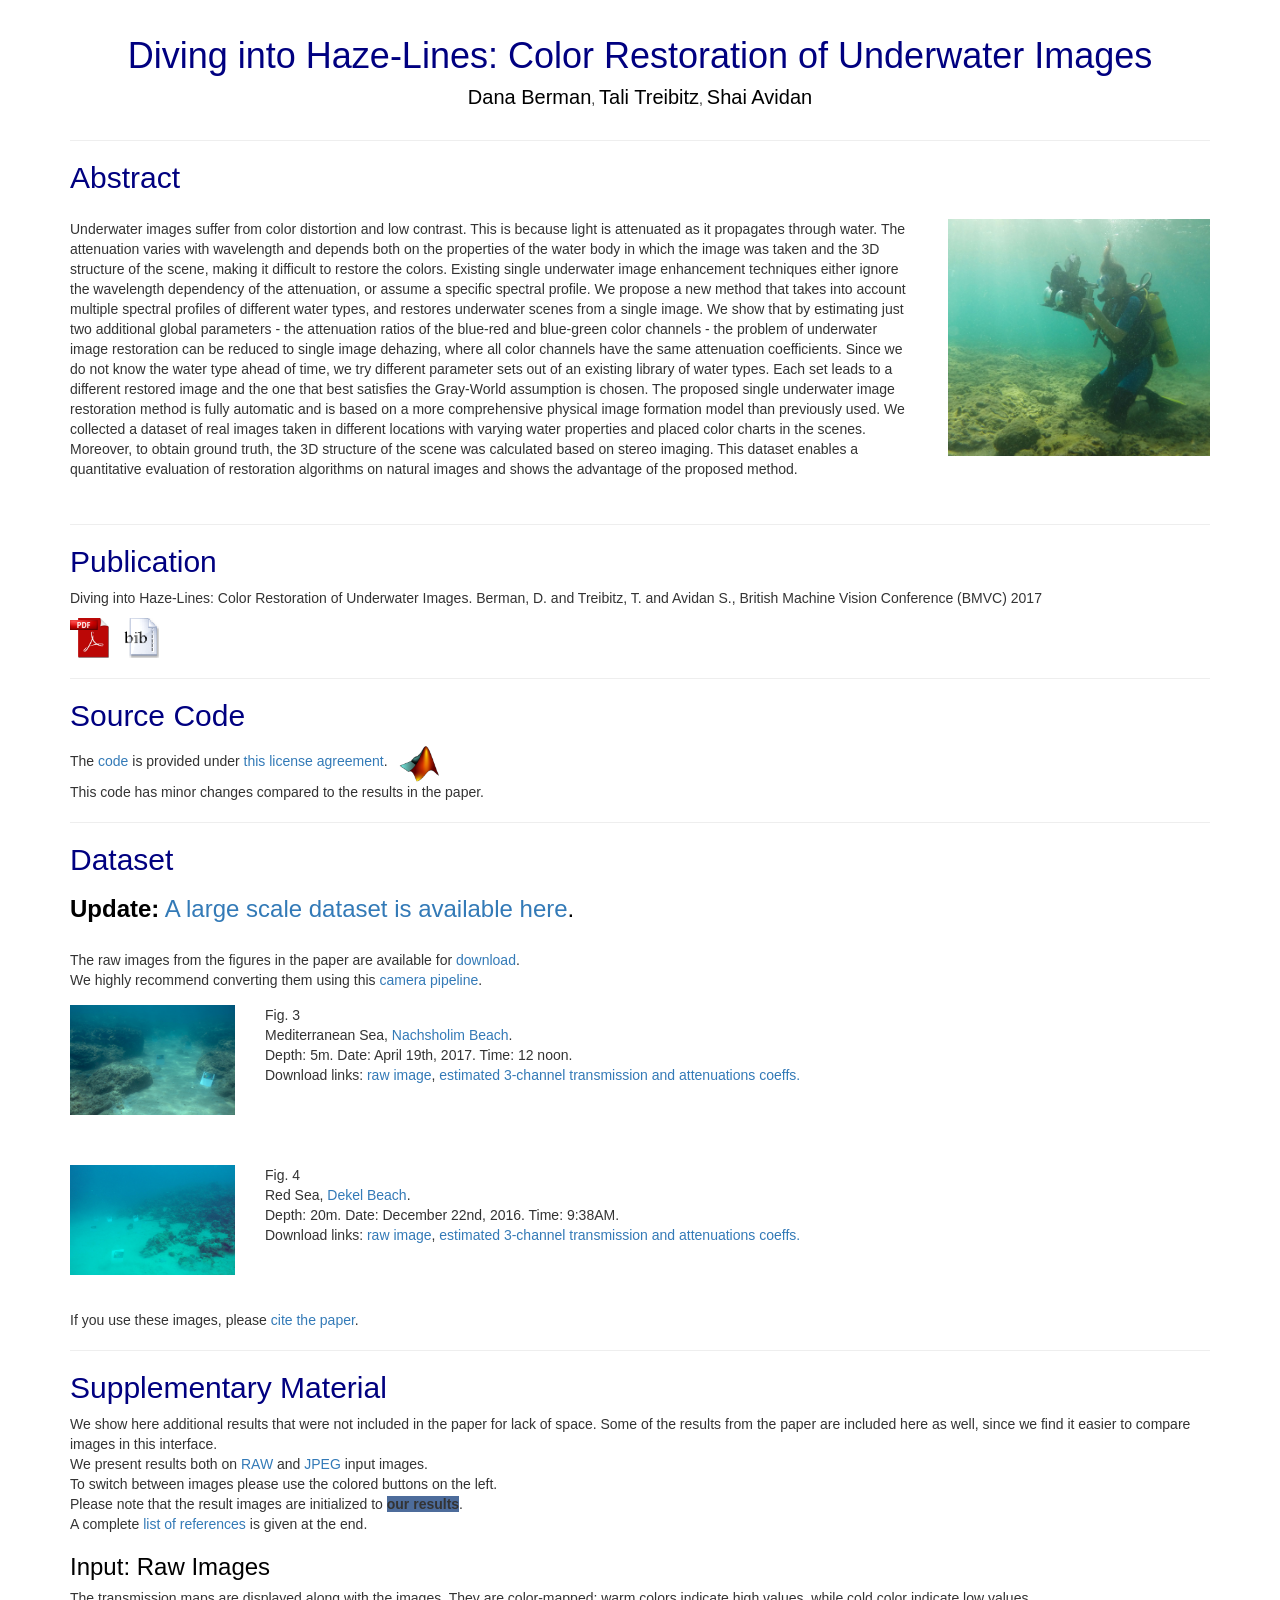
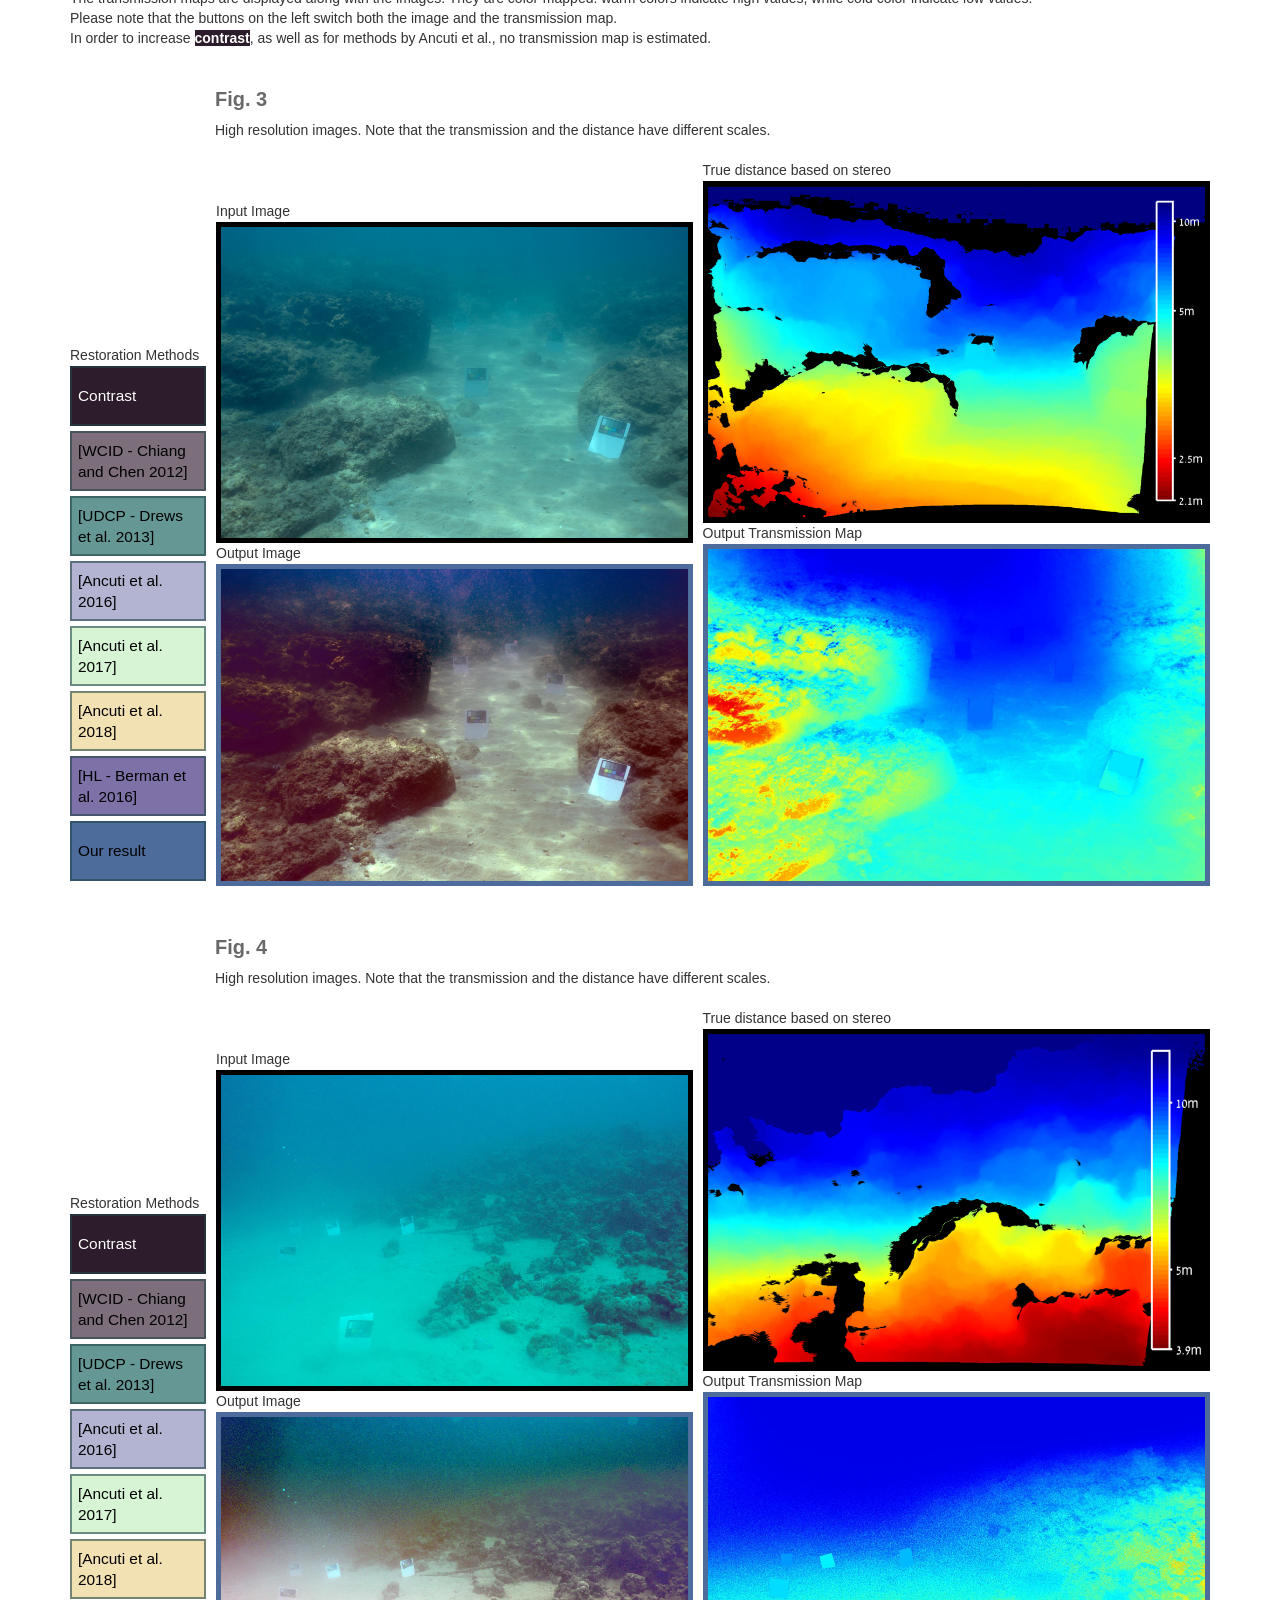
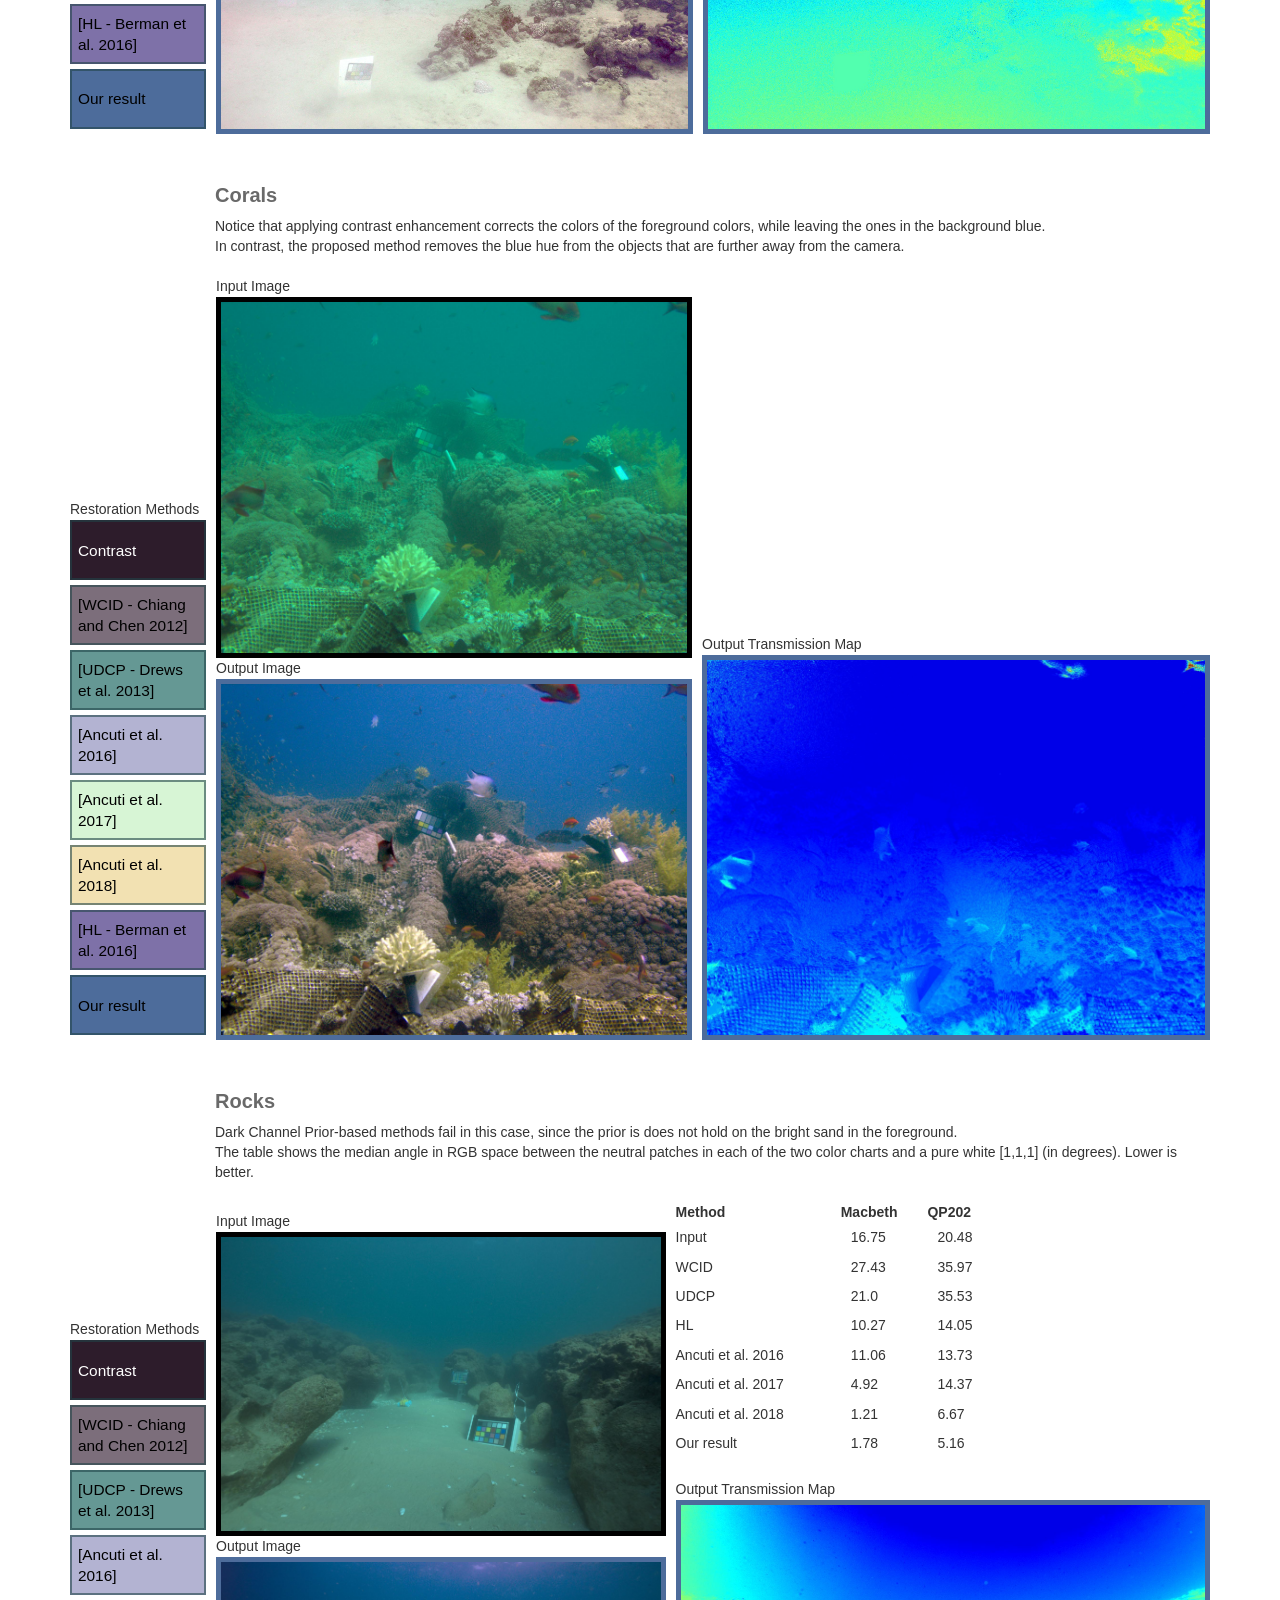
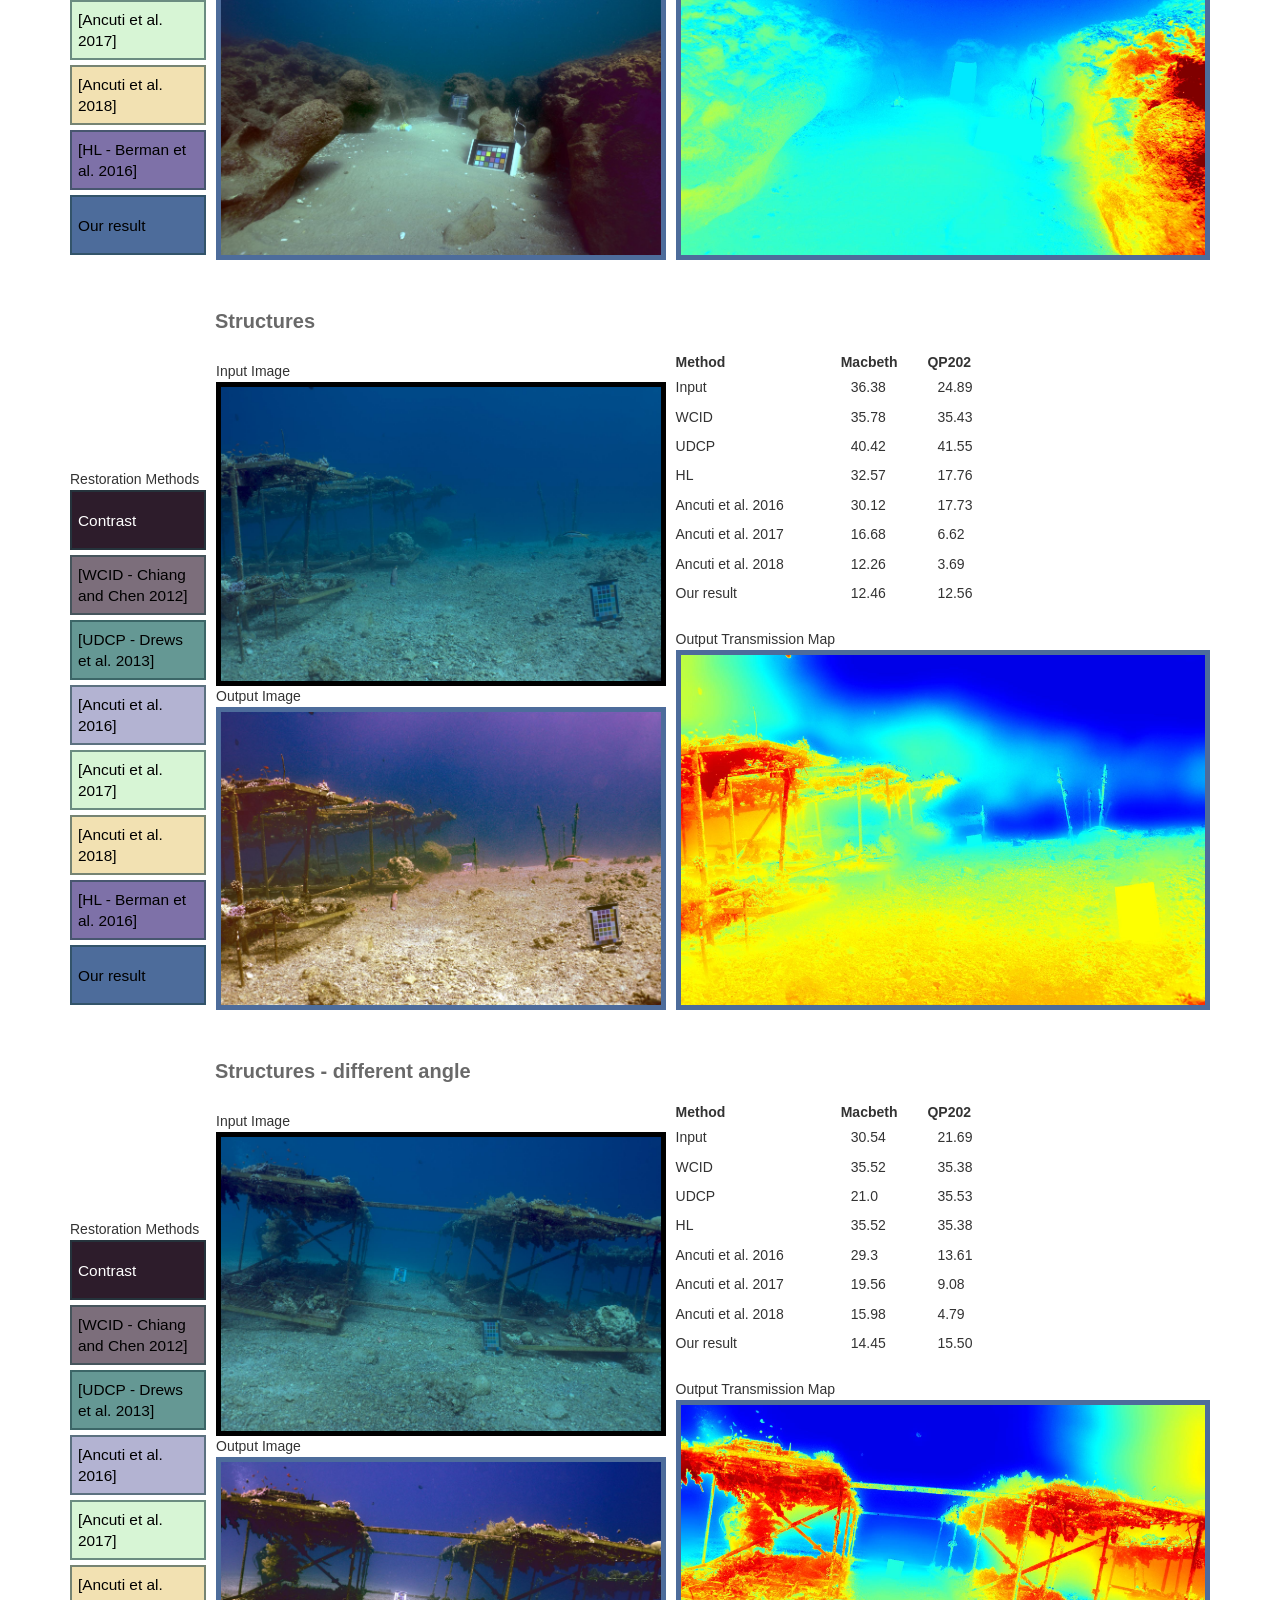
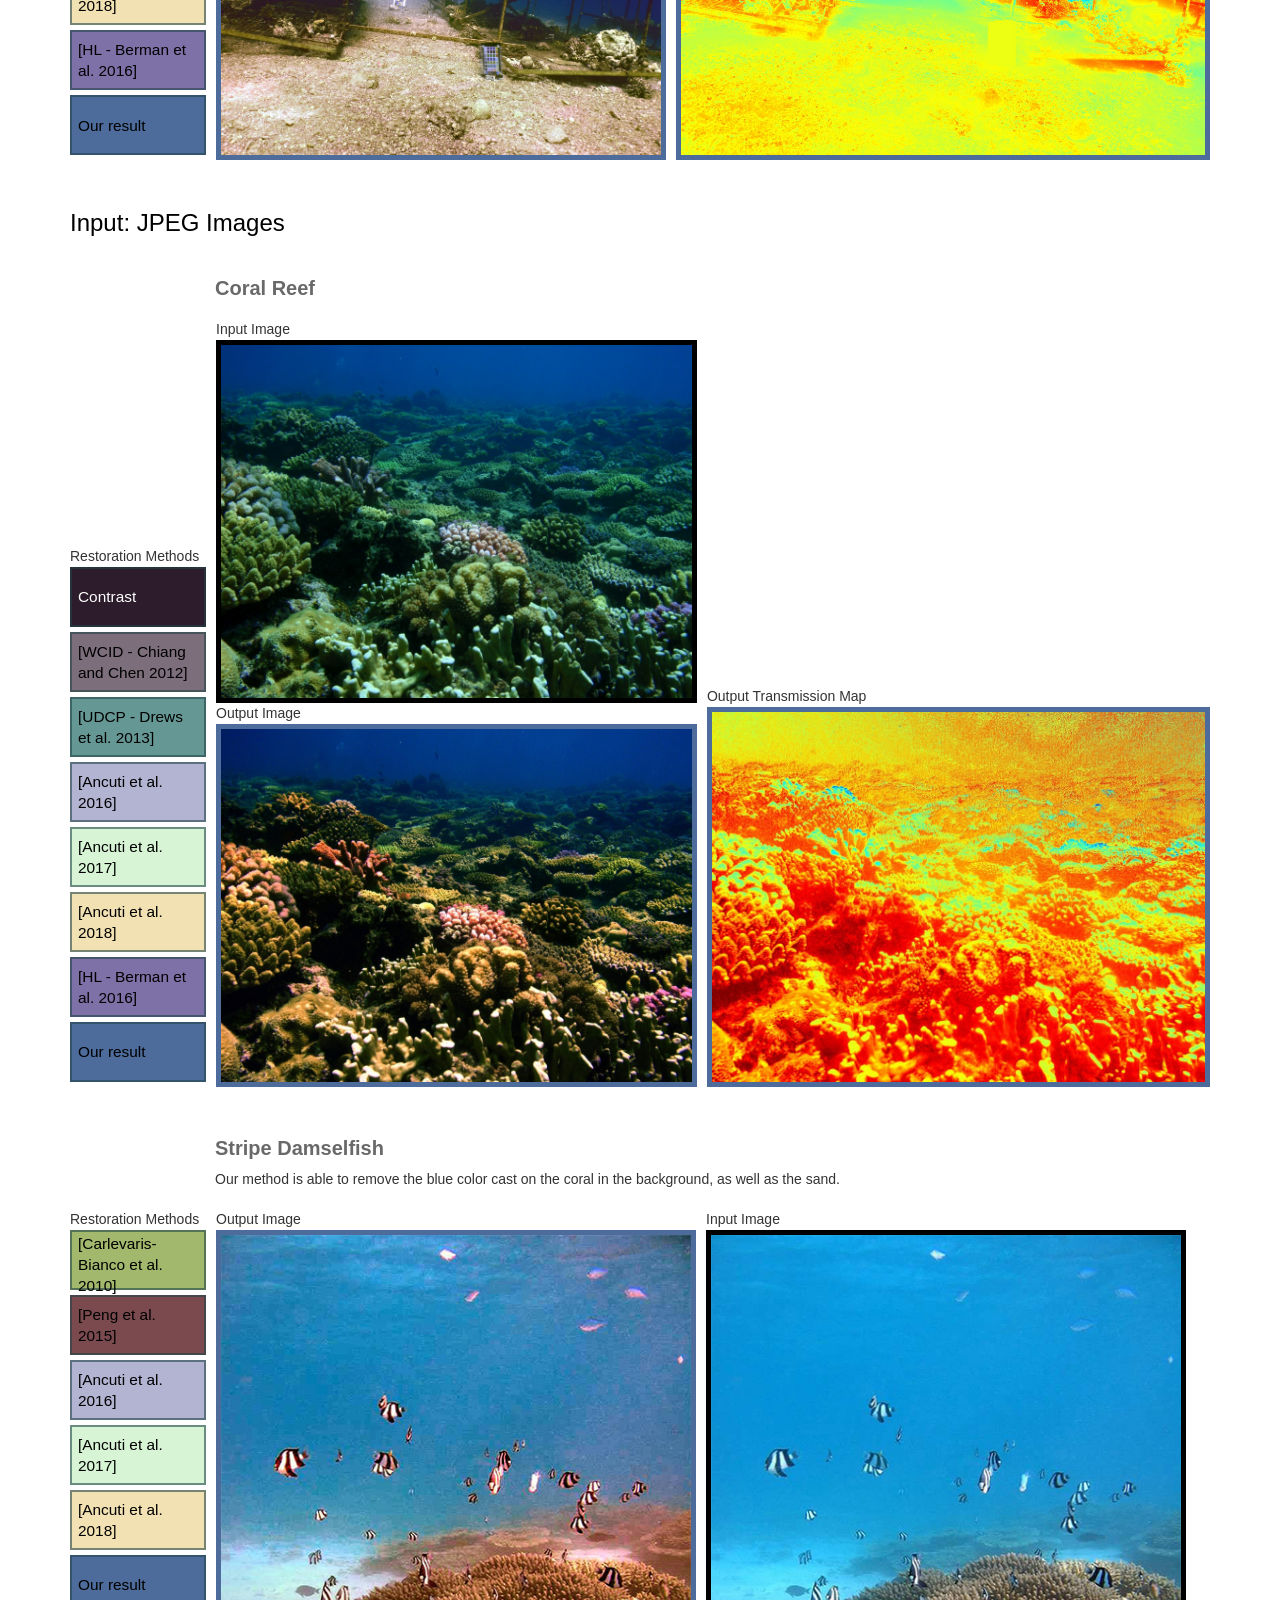
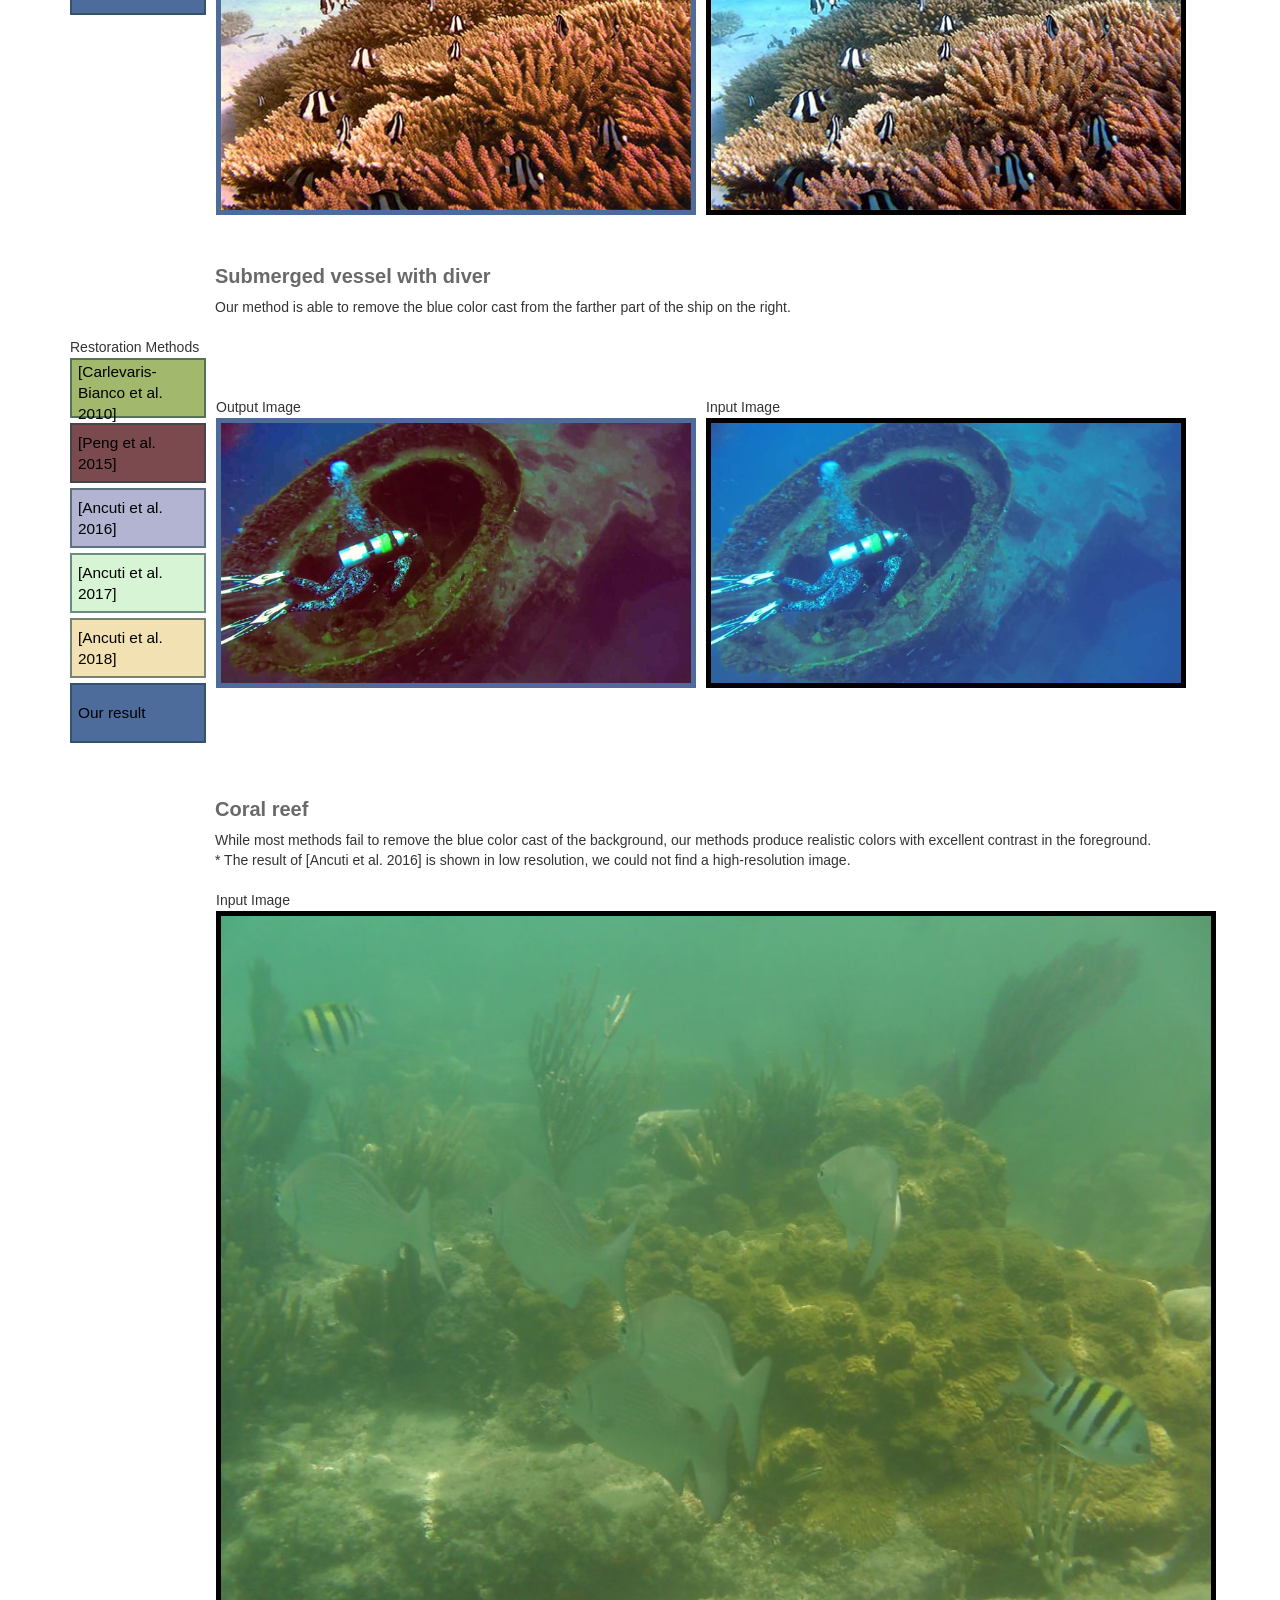
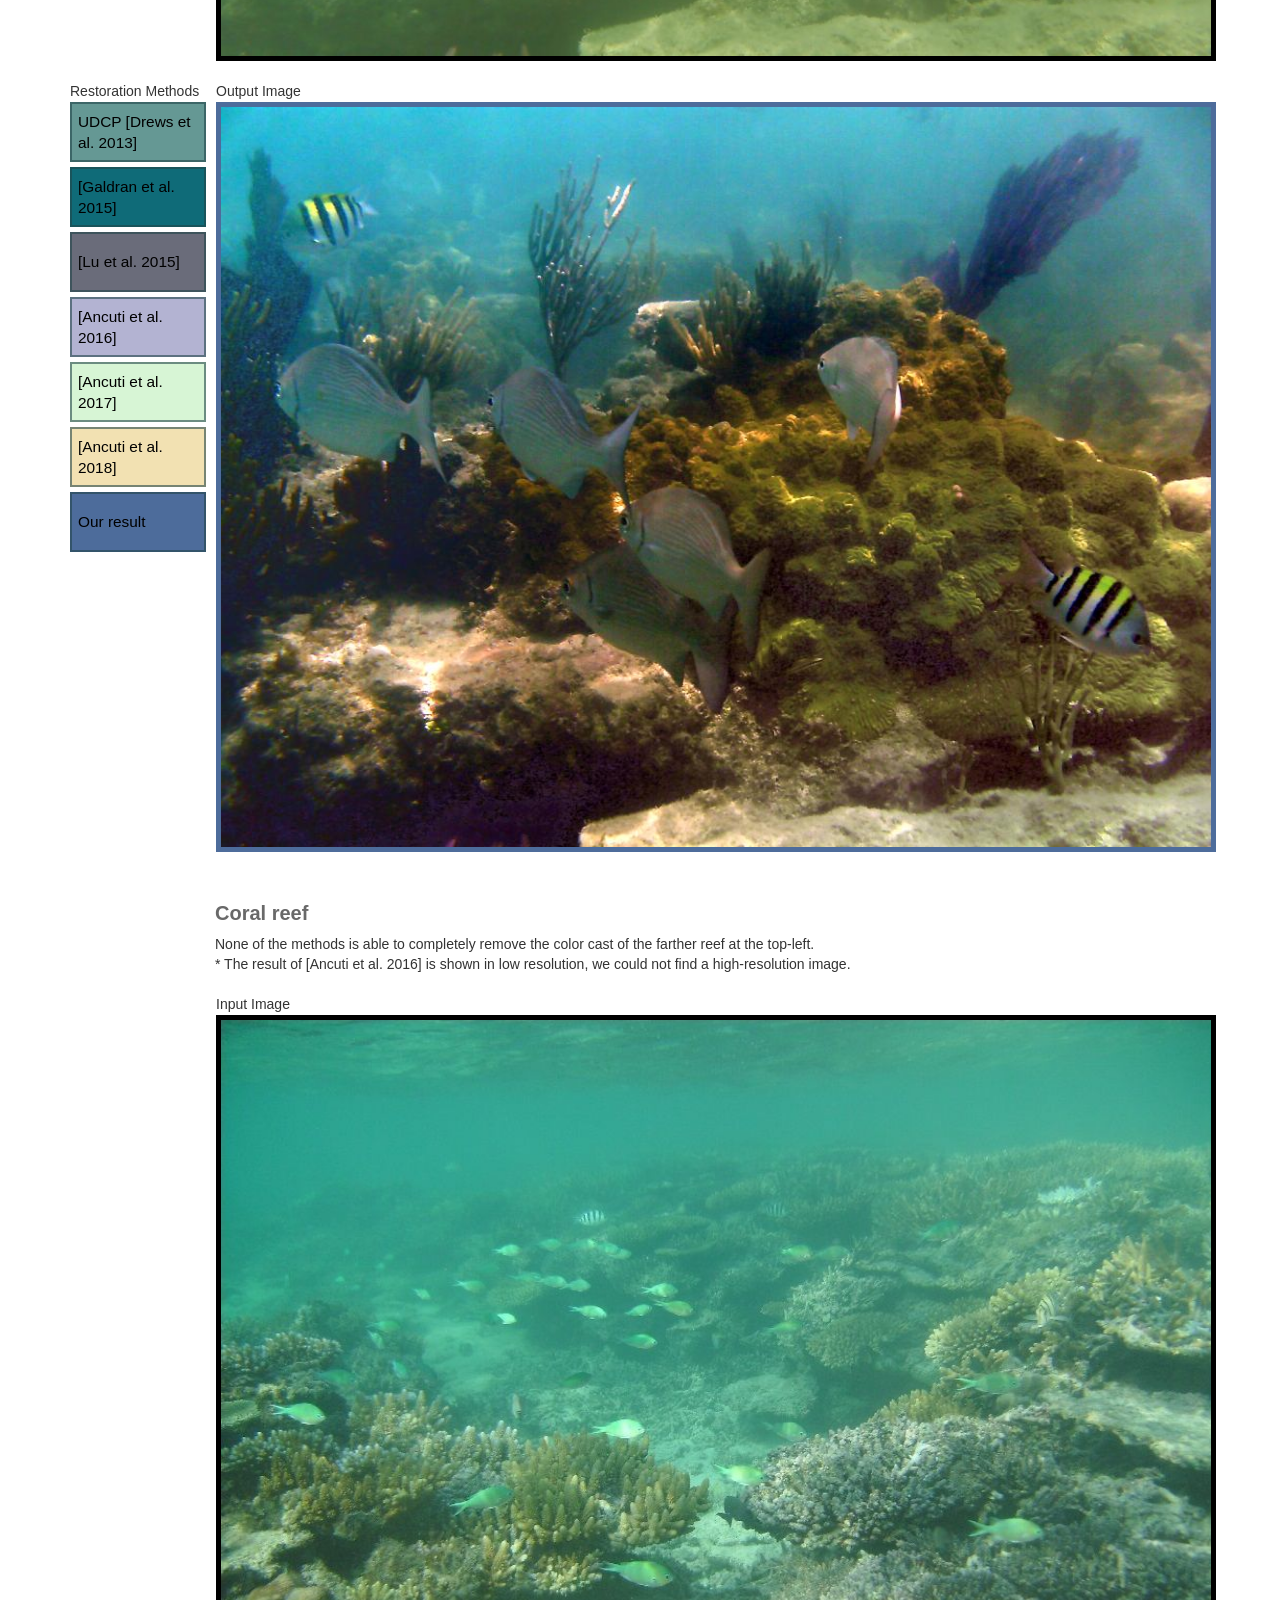
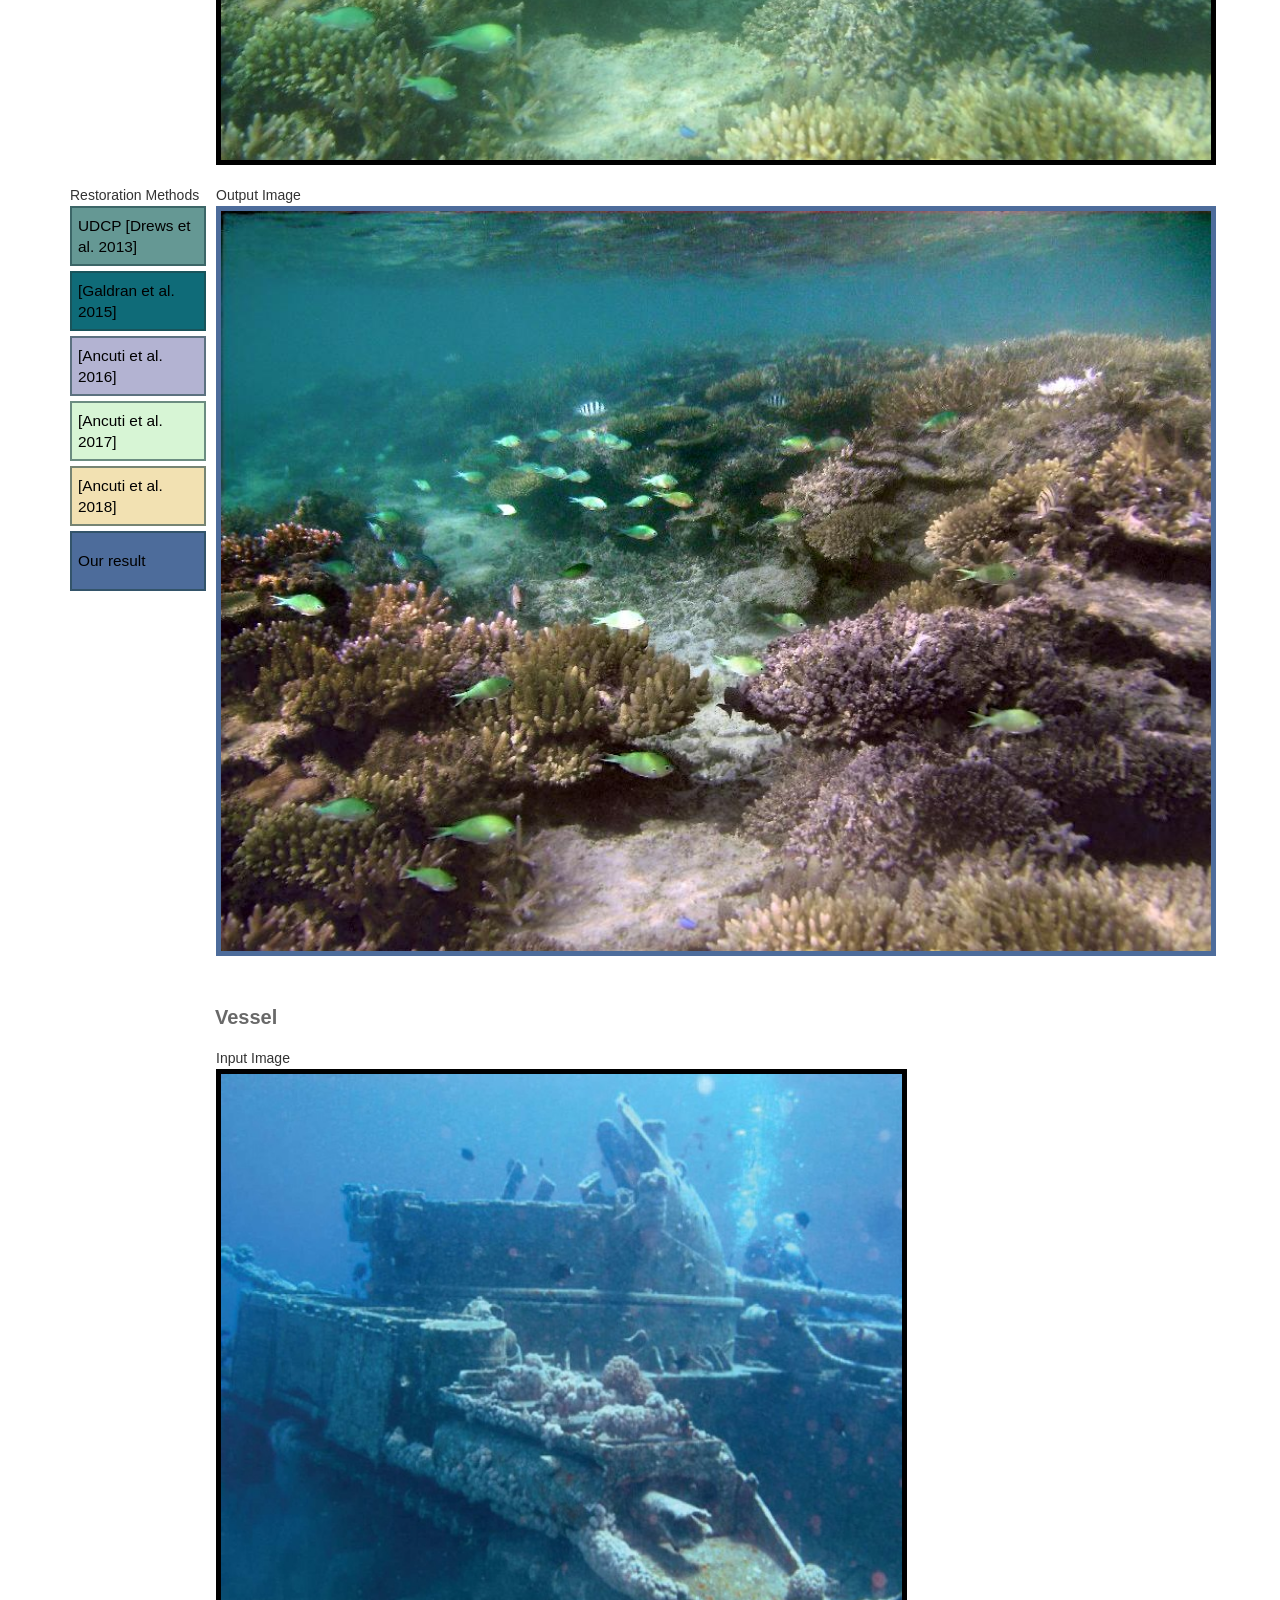
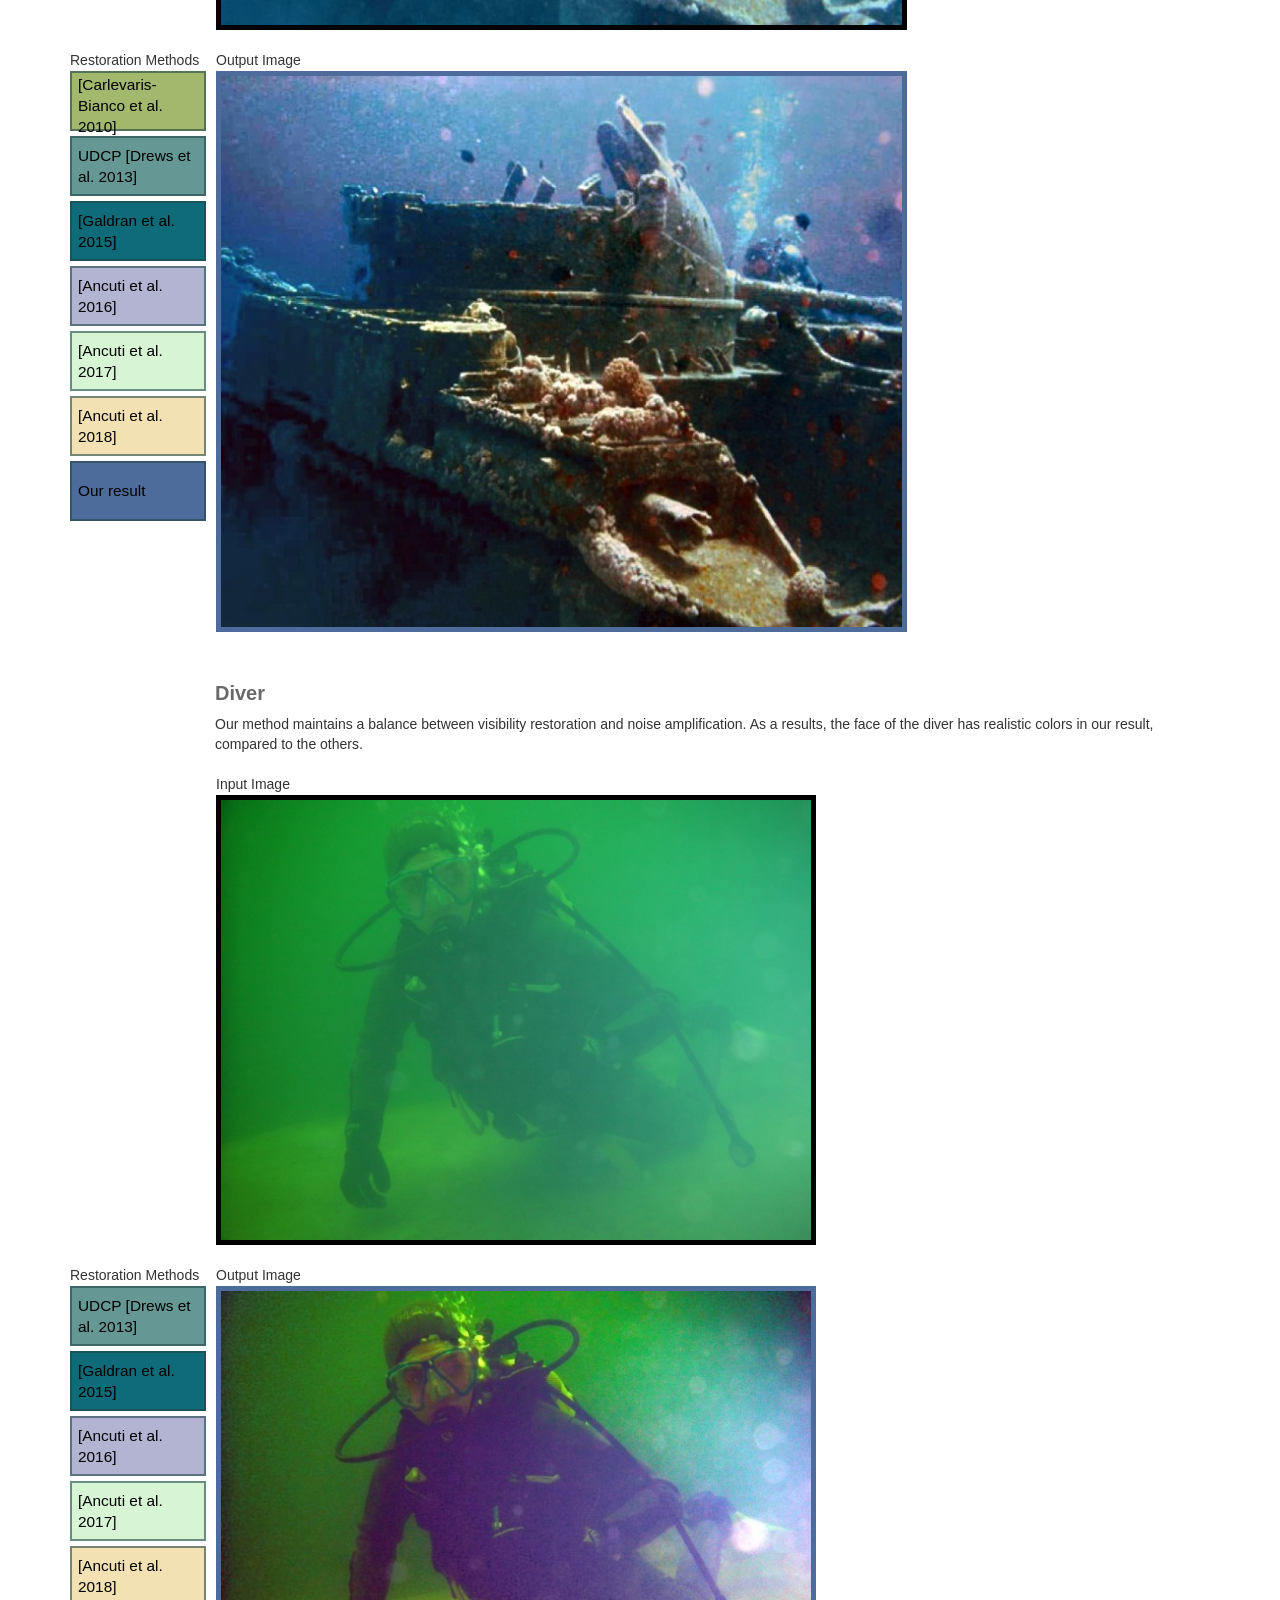
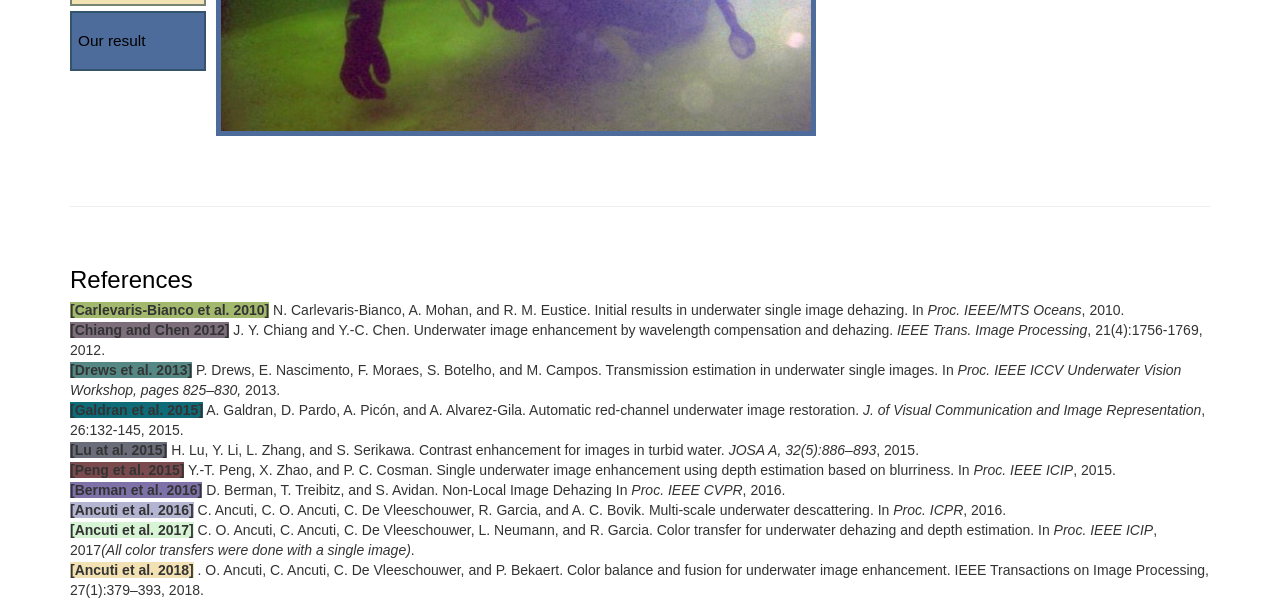
<file: UnderwaterColorRestoration/index.html>
<!DOCTYPE html>
<html lang="en">
	<head>
    <meta charset="utf-8">
		<meta http-equiv="X-UA-Compatible" content="IE=edge">
		<meta name="viewport" content="width=device-width, initial-scale=1">
		<!-- The above 3 meta tags *must* come first in the head; any other head content must come *after* these tags -->
		<meta name="author" content="Dana Berman">
		<meta name="keywords" content="Dana Berman, Tali Treibitz, Shai Avidan, Scattering media, underwater, color restoration, BMVC">
		<meta name="description" content="Additional results for BMVC'17 paper: Diving into Haze-Lines: Color Restoration of Underwater Images. Dana Berman, Tali Treibitz, Shai Avidan.">
		<link rel="image_src" type="image/jpeg" href="./files/GOPR1104.jpg"/>
		<link rel="canonical" href=https://berman-dana.github.io/UnderwaterColorRestoration" />
		<link rel="icon" href="https://english.tau.ac.il/sites/default/files/TAU_1.ico">

		<title>Diving into Haze-Lines: Color Restoration of Underwater Images</title>
		
		<!-- Bootstrap core CSS -->
		<link href="../dist/css/bootstrap.min.css" rel="stylesheet">

		<!-- IE10 viewport hack for Surface/desktop Windows 8 bug -->
		<link href="../dist/css/ie10-viewport-bug-workaround.css" rel="stylesheet">	
		
		<!-- Custom styles for this page -->
		<link rel="stylesheet" type="text/css" href="../default.css">
		<link rel="stylesheet" type="text/css" href="./files/mystyle.css">
		
		<!-- Image display functions -->
		<script type="text/JavaScript">
			<!--
			function MM_preloadImages() { //v3.0
			 var d=document; if(d.images){ if(!d.MM_p) d.MM_p=new Array();
			  var i,j=d.MM_p.length,a=MM_preloadImages.arguments; for(i=0; i<a.length; i++)
			  if (a[i].indexOf("#")!=0){ d.MM_p[j]=new Image; d.MM_p[j++].src=a[i];}}
			}

			function MM_swapImgRestore() { //v3.0
			 var i,x,a=document.MM_sr; for(i=0;a&&i<a.length&&(x=a[i])&&x.oSrc;i++) x.src=x.oSrc;
			}

			function MM_findObj(n, d) { //v4.01
			 var p,i,x;  if(!d) d=document; if((p=n.indexOf("?"))>0&&parent.frames.length) {
			  d=parent.frames[n.substring(p+1)].document; n=n.substring(0,p);}
			 if(!(x=d[n])&&d.all) x=d.all[n]; for (i=0;!x&&i<d.forms.length;i++) x=d.forms[i][n];
			 for(i=0;!x&&d.layers&&i<d.layers.length;i++) x=MM_findObj(n,d.layers[i].document);
			 if(!x && d.getElementById) x=d.getElementById(n); return x;
			}

			function MM_swapImage() { //v3.0
			 var i,j=0,x,a=MM_swapImage.arguments; document.MM_sr=new Array; for(i=0;i<(a.length-2);i+=3)
			 if ((x=MM_findObj(a[i]))!=null){document.MM_sr[j++]=x; if(!x.oSrc) x.oSrc=x.src; x.src=a[i+2];}
			}
			
			function mark(el, color) {
			el.style.border = "2px solid blue";
		}
			//-->
		</script>
		
		<script>
		  (function(i,s,o,g,r,a,m){i['GoogleAnalyticsObject']=r;i[r]=i[r]||function(){
		  (i[r].q=i[r].q||[]).push(arguments)},i[r].l=1*new Date();a=s.createElement(o),
		  m=s.getElementsByTagName(o)[0];a.async=1;a.src=g;m.parentNode.insertBefore(a,m)
		  })(window,document,'script','https://www.google-analytics.com/analytics.js','ga');

		  ga('create', 'UA-90725514-1', 'auto');
		  ga('send', 'pageview');

		</script>
		
	</head>

<body onload="MM_preloadImages('./files/Ancuti2_galdran_guetzli.jpg',
'./files/Ancuti2_input.jpg',
'./files/Ancuti2_NT16_AnCo_RF_10_guetzli.jpg',
'./files/Ancuti2_proposed.jpg',
'./files/Ancuti2_SF_Ancuti_CVPR_TIP_16_guetzli.jpg',
'./files/Ancuti2_udcp.jpg',
'./files/Ancuti2_UWCT_ICIP2017_img_00495cDCP_.jpg',
'./files/Ancuti3_galdran_guetzli.jpg',
'./files/Ancuti3_input.jpg',
'./files/Ancuti3_lu2015_guetzli.jpg',
'./files/Ancuti3_NT16_AnCo_RF_10_guetzli.jpg',
'./files/Ancuti3_proposed.jpg',
'./files/Ancuti3_SF_Ancuti_CVPR_TIP_16_guetzli.jpg',
'./files/Ancuti3_udcp.jpg',
'./files/Ancuti3_UWCT_ICIP2017_img_00495cDCP_.jpg',
'./files/DSC3212_contrast.jpg',
'./files/DSC3212_HL.jpg',
'./files/DSC3212_input.jpg',
'./files/DSC3212_NT16_AnCo_RF_10_guetzli.jpg',
'./files/DSC3212_proposed.jpg',
'./files/DSC3212_SF_Ancuti_CVPR_TIP_16_guetzli.jpg',
'./files/DSC3212_trans_HL.jpg',
'./files/DSC3212_trans_proposed.jpg',
'./files/DSC3212_trans_UDCP.jpg',
'./files/DSC3212_trans_WCID.jpg',
'./files/DSC3212_UDCP.jpg',
'./files/DSC3212_UWCT_ICIP2017_img_00495cDCP_.jpg',
'./files/DSC3212_WCID.jpg',
'./files/DSC3353_contrast.jpg',
'./files/DSC3353_HL.jpg',
'./files/DSC3353_input.jpg',
'./files/DSC3353_NT16_AnCo_RF_10_guetzli.jpg',
'./files/DSC3353_proposed.jpg',
'./files/DSC3353_SF_Ancuti_CVPR_TIP_16_guetzli.jpg',
'./files/DSC3353_trans_HL.jpg',
'./files/DSC3353_trans_proposed.jpg',
'./files/DSC3353_trans_UDCP.jpg',
'./files/DSC3353_trans_WCID.jpg',
'./files/DSC3353_UDCP.jpg',
'./files/DSC3353_UWCT_ICIP2017_img_00495cDCP_.jpg',
'./files/DSC3353_WCID.jpg',
'./files/galdran1_galdran.jpg',
'./files/galdran1_input.jpg',
'./files/galdran1_NT16_AnCo_RF_10.jpg',
'./files/galdran1_NT16_AnCo_RF_10_guetzli.jpg',
'./files/galdran1_proposed.jpg',
'./files/galdran1_SF_Ancuti_CVPR_TIP_16_guetzli.jpg',
'./files/galdran1_udcp.jpg',
'./files/galdran1_UWCT_ICIP2017_img_00495cDCP.jpg',
'./files/GOPR1104.jpg',
'./files/IMG_1620_contrast.jpg',
'./files/IMG_1620_HL.jpg',
'./files/IMG_1620_input.jpg',
'./files/IMG_1620_NT16_AnCo_RF_10_guetzli.jpg',
'./files/IMG_1620_proposed.jpg',
'./files/IMG_1620_SF_Ancuti_CVPR_TIP_16_guetzli.jpg',
'./files/IMG_1620_trans_HL.jpg',
'./files/IMG_1620_trans_proposed.jpg',
'./files/IMG_1620_trans_UDCP.jpg',
'./files/IMG_1620_trans_WCID.jpg',
'./files/IMG_1620_UDCP.jpg',
'./files/IMG_1620_UWCT_ICIP2017_img_00495cDCP_.jpg',
'./files/IMG_1620_WCID.jpg',
'./files/initial_carlevaris.jpg',
'./files/initial_input.jpg',
'./files/initial_NT16_AnCo_RF_10_guetzli.jpg',
'./files/initial_peng.jpg',
'./files/initial_proposed.jpg',
'./files/initial_SF_Ancuti_CVPR_TIP_16_guetzli.jpg',
'./files/initial_UWCT_ICIP2017_img_00495cDCP_.jpg',
'./files/none.jpg',
'./files/none2.jpg',
'./files/none3.jpg',
'./files/P6284562_contrast.jpg',
'./files/P6284562_HL.jpg',
'./files/P6284562_input.jpg',
'./files/P6284562_NT16_AnCo_RF_10_guetzli.jpg',
'./files/P6284562_proposed.jpg',
'./files/P6284562_SF_Ancuti_CVPR_TIP_16_guetzli.jpg',
'./files/P6284562_trans_HL.jpg',
'./files/P6284562_trans_proposed.jpg',
'./files/P6284562_trans_UDCP.jpg',
'./files/P6284562_trans_WCID.jpg',
'./files/P6284562_UDCP.jpg',
'./files/P6284562_UWCT_ICIP2017_img_00495cDCP_.jpg',
'./files/P6284562_WCID.jpg',
'./files/RGT0346_contrast.jpg',
'./files/RGT0346_distance_guetzli.jpg',
'./files/RGT0346_HL.jpg',
'./files/RGT0346_input.jpg',
'./files/RGT0346_NT16_AnCo_RF_10_guetzli.jpg',
'./files/RGT0346_proposed.jpg',
'./files/RGT0346_SF_Ancuti_CVPR_TIP_16_guetzli.jpg',
'./files/RGT0346_trans_HL.jpg',
'./files/RGT0346_trans_proposed.jpg',
'./files/RGT0346_trans_UDCP.jpg',
'./files/RGT0346_trans_WCID.jpg',
'./files/RGT0346_UDCP.jpg',
'./files/RGT0346_UWCT_ICIP2017_img_00495cDCP_.jpg',
'./files/RGT0346_WCID.jpg',
'./files/RGT3014_contrast.jpg',
'./files/RGT3014_distance_guetzli.jpg',
'./files/RGT3014_HL.jpg',
'./files/RGT3014_input.jpg',
'./files/RGT3014_NT16_AnCo_RF_10_guetzli.jpg',
'./files/RGT3014_proposed.jpg',
'./files/RGT3014_SF_Ancuti_CVPR_TIP_16_guetzli.jpg',
'./files/RGT3014_trans_HL.jpg',
'./files/RGT3014_trans_proposed.jpg',
'./files/RGT3014_trans_UDCP.jpg',
'./files/RGT3014_trans_WCID.jpg',
'./files/RGT3014_UDCP.jpg',
'./files/RGT3014_UWCT_ICIP2017_img_00495cDCP_.jpg',
'./files/RGT3014_WCID.jpg',
'./files/RGT3858_contrast.jpg',
'./files/RGT3858_HL.jpg',
'./files/RGT3858_input.jpg',
'./files/RGT3858_NT16_AnCo_RF_10_guetzli.jpg',
'./files/RGT3858_proposed.jpg',
'./files/RGT3858_SF_Ancuti_CVPR_TIP_16_guetzli.jpg',
'./files/RGT3858_trans_HL.jpg',
'./files/RGT3858_trans_proposed.jpg',
'./files/RGT3858_trans_UDCP.jpg',
'./files/RGT3858_trans_WCID.jpg',
'./files/RGT3858_UDCP.jpg',
'./files/RGT3858_UWCT_ICIP2017_img_00495cDCP_.jpg',
'./files/RGT3858_WCID.jpg',
'./files/shipwreck_carlevaris.jpg',
'./files/shipwreck_galdran.jpg',
'./files/shipwreck_input.jpg',
'./files/shipwreck_NT16_AnCo_RF_10_guetzli.jpg',
'./files/shipwreck_proposed.jpg',
'./files/shipwreck_SF_Ancuti_CVPR_TIP_16_guetzli.jpg',
'./files/shipwreck_udcp.jpg',
'./files/shipwreck_UWCT_ICIP2017_img_00495cDCP_.jpg',
'./files/ship_carlevaris_guetzli.jpg',
'./files/ship_highres_input.jpg',
'./files/ship_highres_NT16_AnCo_RF_10_guetzli.jpg',
'./files/ship_highres_proposed.jpg',
'./files/ship_highres_SF_Ancuti_CVPR_TIP_16_guetzli.jpg',
'./files/ship_highres_UWCT_ICIP2017_img_00495cDCP_.jpg',
'./files/ship_peng_guetzli.jpg',
)"> 

   <div class="container">
		<div class="page-header text-center">
			<h1>Diving into Haze-Lines: Color Restoration of Underwater Images</h1>
			<div class="h3link"><a href="../index.html">Dana Berman</a>, <a href="http://marsci.haifa.ac.il/profiles/tTreibitz/">Tali Treibitz</a>, <a href="http://www.eng.tau.ac.il/~avidan/">Shai Avidan</a></div>
			<BR>
		</div> <!-- class="page-header" -->
	

	<h2>Abstract</h2>
		<div class="row">
			<div class="col-xs-12 col-sm-9">	
				<p>
Underwater images suffer from color distortion and low contrast. This is because light is attenuated as it propagates through water. The attenuation varies with wavelength and depends both on the properties of the water body in which the image was taken and the 3D structure of the scene, making it difficult to restore the colors. Existing single underwater image enhancement techniques either ignore the wavelength dependency of the attenuation, or assume a specific spectral profile. We propose a new method that takes into account multiple spectral profiles of different water types, and restores underwater scenes from a single image.

We show that by estimating just two additional global parameters - the attenuation ratios of the blue-red and blue-green color channels - the problem of underwater image restoration can be reduced to single image dehazing, where all color channels have the same attenuation coefficients.
Since we do not know the water type ahead of time, we try different parameter sets out of an existing library of water types. Each set leads to a different restored image and the one that best satisfies the Gray-World assumption is chosen. The proposed single underwater image restoration method is fully automatic and is based on a more comprehensive physical image formation model than previously used.

We collected a dataset of real images taken in different locations with varying water properties and placed color charts in the scenes. Moreover, to obtain ground truth, the 3D structure of the scene was calculated based on stereo imaging. This dataset enables a quantitative evaluation of restoration algorithms on natural images and shows the advantage of the proposed method.				</p>

			</div>
			<div class="col-sm-3 div-to-hide">
				<div >				
					<img class="img-responsive" src="./files/GOPR1104.jpg" />
				</div>   				
			</div>
		</div>

<hr>
<h2>Publication</h2>
<p>
	Diving into Haze-Lines: Color Restoration of Underwater Images. Berman, D. and Treibitz, T. and Avidan S., British Machine Vision Conference (BMVC) 2017
</p>
<p>
	<a href="UnderwaterHazeLines_BMVC2017.pdf"><img src="../assets/pdf_icon.png" alt="paper" height="40px"></a> &nbsp;
	<a href="UnderwaterHazeLines.bib"><img src="../assets/bib_icon.png" alt="paper" height="40px"></a> &nbsp;
</p>

<hr>

<h2 id="SourceCode">Source Code</h2>
<p>
	The <a href="https://github.com/danaberman/underwater-hl">code</a> is provided under <a href="Non-commercial_copyright_license.rtf">this license agreement</a>.  &nbsp; <a href="https://github.com/danaberman/underwater-hl"><img src="../assets/matlab_icon.png" alt="matlab source code" height=40px"></a><br>
	This code has minor changes compared to the results in the paper.
</p>

<hr>

<a name="Dataset"></a><h2>Dataset</h2>
<p>
	<h3><b>Update:</b> <a href="http://csms.haifa.ac.il/profiles/tTreibitz/datasets/ambient_forwardlooking/index.html">A large scale dataset is available here</a>.</h3> <br>
    The raw images from the figures in the paper are available for <a href="https://drive.google.com/file/d/1dhE9BtQ9cCKLJTIl8pSFIKCiyGj1nACf">download</a>.<br>
    We highly recommend converting them using this <a href="https://github.com/danaberman/camera-pipeline-UI">camera pipeline</a>.<br>
    <div class="row">
        <div class="col-xs-2">
            <a href="./files/RGT_3014.NEF"><img src="./files/RGT3014_input.jpg" alt="Fig. 3" width="100%"></a>
        </div>
        <div class="col-xs-10">
            Fig. 3<br>
            Mediterranean Sea, <a href="https://goo.gl/maps/yF96SreDGkL2">Nachsholim Beach</a>.<br>
            Depth: 5m. Date: April 19th, 2017. Time: 12 noon.<br>
            Download links: <a href="https://drive.google.com/file/d/1IYM8hwuGYHajeSNef1bWyvzhYoH8gS1J">raw image</a>, <a href="https://drive.google.com/file/d/1X7J8wMSJQf83X6sz7xCjKq9GSmMwminI">estimated 3-channel transmission and attenuations coeffs.</a><br>
        </div>
    </div>
    <div class="row">
        <div class="col-xs-2">
            <a href="./files/RGT_0346.NEF"><img src="./files/RGT0346_input.jpg" alt="Fig. 4" width="100%"></a>
        </div>
        <div class="col-xs-10">
            Fig. 4<br>
            Red Sea, <a href="https://goo.gl/maps/uWAZUeJBJWE2">Dekel Beach</a>.<br>
            Depth: 20m. Date: December 22nd, 2016. Time: 9:38AM.<br>
            Download links: <a href="https://drive.google.com/file/d/1PfFWiue738dEhoyIisGjf54GiXmwZjq_">raw image</a>, <a href="https://drive.google.com/file/d/1uodAot8vmKUP2dUwMCbrinfRXb2O0WPs">estimated 3-channel transmission and attenuations coeffs.</a><br>
        </div>
    </div>
	If you use these images, please <a href="UnderwaterHazeLines.bib">cite the paper</a>.
</p>

<hr>		
<h2>Supplementary Material</h2>

<p>
We show here additional results that were not included in the paper for lack of space. 
Some of the results from the paper are included here as well, since we find it easier to compare 
images in this interface.<br>
We present results both on <a href="#Raw">RAW</a> and <a href="#JPEG">JPEG</a> input images.<br>
To switch between images please use the colored buttons on the left. <br>
Please note that the result images are initialized to <span style="background-color: #4D6C9B"> <b>our results</b></span>.<br>
A complete <a href="#References">list of references</a> is given at the end.<br>
</p>


<!------------------------------------------------------------------------------------------------------------------------------>
<!------------------------------------------------------------------------------------------------------------------------------>

<a name="Raw"> </a><h3>Input: Raw Images</h3>

<p>
The transmission maps are displayed along with the images. They are color-mapped: warm colors indicate high values, while cold color indicate low values.<br>
Please note that the buttons on the left switch both the image and the transmission map. <br>
In order to increase <span style="background-color: #2D1C2B" color="white"> <b><font color="white">contrast</font></b></span>, as well as for methods by Ancuti et al., no transmission map is estimated.<br>
</p>


<!------------------------------------------>

<h4>Fig. 3</h4>
<div align="left" >
<p class="h4margin">High resolution images. Note that the transmission and the distance have different scales.</p>
<table>
	<tr>
		<td valign ="bottom">
			Restoration Methods
			<br />
			<button type="button" class="contrast" id="RGT3014_contrast" onmousedown="this.style.fontWeight='bold';
			  document.getElementById('RGT3014_WCID').style.fontWeight='normal';
			  document.getElementById('RGT3014_UDCP').style.fontWeight='normal';
              document.getElementById('RGT3014_HL').style.fontWeight='normal';
			  document.getElementById('RGT3014_ancuti').style.fontWeight='normal';
			  document.getElementById('RGT3014_ancuti17').style.fontWeight='normal';
			  document.getElementById('RGT3014_ancuti18').style.fontWeight='normal';
			  document.getElementById('RGT3014_proposed').style.fontWeight='normal';
			  MM_swapImage('auto_img_RGT3014','','./files/RGT3014_contrast.jpg',1);
			  document.getElementById('auto_img_RGT3014').style.border='5px solid #2D1C2B';
			  MM_swapImage('auto_trans_RGT3014','','./files/none.jpg',1);
			  document.getElementById('auto_trans_RGT3014').style.border='5px solid #2D1C2B'">
			  Contrast
			</button>
			<button type="button" class="WCID" id="RGT3014_WCID" onmousedown="this.style.fontWeight='bold';
			  document.getElementById('RGT3014_contrast').style.fontWeight='normal';
			  document.getElementById('RGT3014_UDCP').style.fontWeight='normal';
              document.getElementById('RGT3014_HL').style.fontWeight='normal';
			  document.getElementById('RGT3014_ancuti').style.fontWeight='normal';
			  document.getElementById('RGT3014_ancuti17').style.fontWeight='normal';
			  document.getElementById('RGT3014_ancuti18').style.fontWeight='normal';
			  document.getElementById('RGT3014_proposed').style.fontWeight='normal';
			  MM_swapImage('auto_img_RGT3014','','./files/RGT3014_WCID.jpg',1);
			  document.getElementById('auto_img_RGT3014').style.border='5px solid #7C6E7B';
			  MM_swapImage('auto_trans_RGT3014','','./files/RGT3014_trans_WCID.jpg',1);
			  document.getElementById('auto_trans_RGT3014').style.border='5px solid #7C6E7B'">
			  [WCID - Chiang and Chen 2012]
			</button>
			<button type="button" class="UDCP" id="RGT3014_UDCP" onmousedown="this.style.fontWeight='bold';
			  document.getElementById('RGT3014_WCID').style.fontWeight='normal';
			  document.getElementById('RGT3014_contrast').style.fontWeight='normal';
              document.getElementById('RGT3014_HL').style.fontWeight='normal';
			  document.getElementById('RGT3014_ancuti').style.fontWeight='normal';
			  document.getElementById('RGT3014_ancuti17').style.fontWeight='normal';
			  document.getElementById('RGT3014_ancuti18').style.fontWeight='normal';
			  document.getElementById('RGT3014_proposed').style.fontWeight='normal';
			  MM_swapImage('auto_img_RGT3014','','./files/RGT3014_UDCP.jpg',1);
			  document.getElementById('auto_img_RGT3014').style.border='5px solid #558884';
			  MM_swapImage('auto_trans_RGT3014','','./files/RGT3014_trans_UDCP.jpg',1);
			  document.getElementById('auto_trans_RGT3014').style.border='5px solid #558884'">
			  [UDCP - Drews et al. 2013]
			</button>
			<button type="button" class="Ancuti" id="RGT3014_ancuti" onmousedown="this.style.fontWeight='bold';
			  document.getElementById('RGT3014_HL').style.fontWeight='normal';
			  document.getElementById('RGT3014_WCID').style.fontWeight='normal';
			  document.getElementById('RGT3014_contrast').style.fontWeight='normal';
			  document.getElementById('RGT3014_ancuti17').style.fontWeight='normal';
			  document.getElementById('RGT3014_proposed').style.fontWeight='normal';
              document.getElementById('RGT3014_UDCP').style.fontWeight='normal';
			  MM_swapImage('auto_img_RGT3014','','./files/RGT3014_NT16_AnCo_RF_10_guetzli.jpg',1);
			  document.getElementById('auto_img_RGT3014').style.border='5px solid #B3B3D2';
			  MM_swapImage('auto_trans_RGT3014','','./files/none.jpg',1);
			  document.getElementById('auto_trans_RGT3014').style.border='5px solid #B3B3D2'">
			  [Ancuti et al. 2016]
			</button>
			<button type="button" class="Ancuti17" id="RGT3014_ancuti17" onmousedown="this.style.fontWeight='bold';
			  document.getElementById('RGT3014_HL').style.fontWeight='normal';
			  document.getElementById('RGT3014_WCID').style.fontWeight='normal';
			  document.getElementById('RGT3014_contrast').style.fontWeight='normal';
			  document.getElementById('RGT3014_ancuti').style.fontWeight='normal';
			  document.getElementById('RGT3014_ancuti18').style.fontWeight='normal';
			  document.getElementById('RGT3014_proposed').style.fontWeight='normal';
              document.getElementById('RGT3014_UDCP').style.fontWeight='normal';
			  MM_swapImage('auto_img_RGT3014','','./files/RGT3014_UWCT_ICIP2017_img_00495cDCP_.jpg',1);
			  document.getElementById('auto_img_RGT3014').style.border='5px solid #D7F5D5';
			  MM_swapImage('auto_trans_RGT3014','','./files/none.jpg',1);
			  document.getElementById('auto_trans_RGT3014').style.border='5px solid #D7F5D5'">
			  [Ancuti et al. 2017]
			</button>
			<button type="button" class="Ancuti18" id="RGT3014_ancuti18" onmousedown="this.style.fontWeight='bold';
			  document.getElementById('RGT3014_HL').style.fontWeight='normal';
			  document.getElementById('RGT3014_WCID').style.fontWeight='normal';
			  document.getElementById('RGT3014_contrast').style.fontWeight='normal';
			  document.getElementById('RGT3014_ancuti').style.fontWeight='normal';
			  document.getElementById('RGT3014_ancuti17').style.fontWeight='normal';
			  document.getElementById('RGT3014_proposed').style.fontWeight='normal';
              document.getElementById('RGT3014_UDCP').style.fontWeight='normal';
			  MM_swapImage('auto_img_RGT3014','','./files/RGT3014_SF_Ancuti_CVPR_TIP_16_guetzli.jpg',1);
			  document.getElementById('auto_img_RGT3014').style.border='5px solid #F2E1B2';
			  MM_swapImage('auto_trans_RGT3014','','./files/none.jpg',1);
			  document.getElementById('auto_trans_RGT3014').style.border='5px solid #F2E1B2'">
			  [Ancuti et al. 2018]
			</button>
            <button type="button" class="HL" id="RGT3014_HL" onmousedown="this.style.fontWeight='bold';
			  document.getElementById('RGT3014_WCID').style.fontWeight='normal';
			  document.getElementById('RGT3014_contrast').style.fontWeight='normal';
			  document.getElementById('RGT3014_proposed').style.fontWeight='normal';
              document.getElementById('RGT3014_UDCP').style.fontWeight='normal';
			  document.getElementById('RGT3014_ancuti').style.fontWeight='normal';
			  document.getElementById('RGT3014_ancuti17').style.fontWeight='normal';
			  document.getElementById('RGT3014_ancuti18').style.fontWeight='normal';
			  MM_swapImage('auto_img_RGT3014','','./files/RGT3014_HL.jpg',1);
			  document.getElementById('auto_img_RGT3014').style.border='5px solid #7E71A8';
			  MM_swapImage('auto_trans_RGT3014','','./files/RGT3014_trans_HL.jpg',1);
			  document.getElementById('auto_trans_RGT3014').style.border='5px solid #7E71A8'">
			  [HL - Berman et al. 2016]
			</button>
			<button type="button" class="proposed" id="RGT3014_proposed" onmousedown="this.style.fontWeight='bold';
			  document.getElementById('RGT3014_HL').style.fontWeight='normal';
              document.getElementById('RGT3014_ancuti').style.fontWeight='normal';
			  document.getElementById('RGT3014_ancuti17').style.fontWeight='normal';
			  document.getElementById('RGT3014_ancuti18').style.fontWeight='normal';
			  document.getElementById('RGT3014_WCID').style.fontWeight='normal';
			  document.getElementById('RGT3014_contrast').style.fontWeight='normal';
			  document.getElementById('RGT3014_UDCP').style.fontWeight='normal';
			  MM_swapImage('auto_img_RGT3014','','./files/RGT3014_proposed.jpg',1);
			  document.getElementById('auto_img_RGT3014').style.border='5px solid #4D6C9B';
			  MM_swapImage('auto_trans_RGT3014','','./files/RGT3014_trans_proposed.jpg',1);
			  document.getElementById('auto_trans_RGT3014').style.border='5px solid #4D6C9B'">
			  Our result
			</button>
		</td>  <!--Done with column of buttons -->
		<td valign ="bottom">  <!--Column of images -->
		Input Image
		<br>
		<img src="./files/RGT3014_input.jpg"  style="border:5px solid black"  width="100%" alt="Input">
		<br>
		Output Image
		<br>
		<img src="./files/RGT3014_proposed.jpg" style="border:5px solid #4D6C9B" width="100%" alt="Output Image" id="auto_img_RGT3014" />
		</td>
		<td valign ="bottom">  <!--Column of distances -->
		True distance based on stereo
		<br>
		<img src="./files/RGT3014_distance_guetzli.jpg"  style="border:5px solid black"  width="100%" alt="True distances based on stereo">
		<br>
		Output Transmission Map
		<br>
		<img src="./files/RGT3014_trans_proposed.jpg" style="border:5px solid #4D6C9B" width="100%" alt="Transmission Map" id="auto_trans_RGT3014" />
		</td>
	</tr>
</table>
</div>





<h4>Fig. 4</h4>
<div align="left" >
<p class="h4margin">High resolution images. Note that the transmission and the distance have different scales.</p>
<table>
	<tr>
		<td valign ="bottom">
			Restoration Methods
			<br>
			<button type="button" class="contrast" id="RGT0346_contrast" onmousedown="this.style.fontWeight='bold';
			  document.getElementById('RGT0346_WCID').style.fontWeight='normal';
			  document.getElementById('RGT0346_UDCP').style.fontWeight='normal';
              document.getElementById('RGT0346_HL').style.fontWeight='normal';
			  document.getElementById('RGT0346_ancuti').style.fontWeight='normal';
			  document.getElementById('RGT0346_ancuti17').style.fontWeight='normal';
			  document.getElementById('RGT0346_ancuti18').style.fontWeight='normal';
			  document.getElementById('RGT0346_proposed').style.fontWeight='normal';
			  MM_swapImage('auto_img_RGT0346','','./files/RGT0346_contrast.jpg',1);
			  document.getElementById('auto_img_RGT0346').style.border='5px solid #2D1C2B';
			  MM_swapImage('auto_trans_RGT0346','','./files/none.jpg',1);
			  document.getElementById('auto_trans_RGT0346').style.border='5px solid #2D1C2B'">
			  Contrast
			</button>
			<button type="button" class="WCID" id="RGT0346_WCID" onmousedown="this.style.fontWeight='bold';
			  document.getElementById('RGT0346_contrast').style.fontWeight='normal';
			  document.getElementById('RGT0346_UDCP').style.fontWeight='normal';
              document.getElementById('RGT0346_HL').style.fontWeight='normal';
			  document.getElementById('RGT0346_ancuti').style.fontWeight='normal';
			  document.getElementById('RGT0346_ancuti17').style.fontWeight='normal';
			  document.getElementById('RGT0346_ancuti18').style.fontWeight='normal';
			  document.getElementById('RGT0346_proposed').style.fontWeight='normal';
			  MM_swapImage('auto_img_RGT0346','','./files/RGT0346_WCID.jpg',1);
			  document.getElementById('auto_img_RGT0346').style.border='5px solid #7C6E7B';
			  MM_swapImage('auto_trans_RGT0346','','./files/RGT0346_trans_WCID.jpg',1);
			  document.getElementById('auto_trans_RGT0346').style.border='5px solid #7C6E7B'">
			  [WCID - Chiang and Chen 2012]
			</button>
			<button type="button" class="UDCP" id="RGT0346_UDCP" onmousedown="this.style.fontWeight='bold';
			  document.getElementById('RGT0346_WCID').style.fontWeight='normal';
			  document.getElementById('RGT0346_contrast').style.fontWeight='normal';
              document.getElementById('RGT0346_HL').style.fontWeight='normal';
			  document.getElementById('RGT0346_ancuti').style.fontWeight='normal';
			  document.getElementById('RGT0346_ancuti17').style.fontWeight='normal';
			  document.getElementById('RGT0346_ancuti18').style.fontWeight='normal';
			  document.getElementById('RGT0346_proposed').style.fontWeight='normal';
			  MM_swapImage('auto_img_RGT0346','','./files/RGT0346_UDCP.jpg',1);
			  document.getElementById('auto_img_RGT0346').style.border='5px solid #558884';
			  MM_swapImage('auto_trans_RGT0346','','./files/RGT0346_trans_UDCP.jpg',1);
			  document.getElementById('auto_trans_RGT0346').style.border='5px solid #558884'">
			  [UDCP - Drews et al. 2013]
			</button>
			<button type="button" class="Ancuti" id="RGT0346_ancuti" onmousedown="this.style.fontWeight='bold';
			  document.getElementById('RGT0346_HL').style.fontWeight='normal';
			  document.getElementById('RGT0346_WCID').style.fontWeight='normal';
			  document.getElementById('RGT0346_contrast').style.fontWeight='normal';
			  document.getElementById('RGT0346_ancuti17').style.fontWeight='normal';
			  document.getElementById('RGT0346_proposed').style.fontWeight='normal';
              document.getElementById('RGT0346_UDCP').style.fontWeight='normal';
			  MM_swapImage('auto_img_RGT0346','','./files/RGT0346_NT16_AnCo_RF_10_guetzli.jpg',1);
			  document.getElementById('auto_img_RGT0346').style.border='5px solid #B3B3D2';
			  MM_swapImage('auto_trans_RGT0346','','./files/none.jpg',1);
			  document.getElementById('auto_trans_RGT0346').style.border='5px solid #B3B3D2'">
			  [Ancuti et al. 2016]
			</button>
			<button type="button" class="Ancuti17" id="RGT0346_ancuti17" onmousedown="this.style.fontWeight='bold';
			  document.getElementById('RGT0346_HL').style.fontWeight='normal';
			  document.getElementById('RGT0346_WCID').style.fontWeight='normal';
			  document.getElementById('RGT0346_contrast').style.fontWeight='normal';
			  document.getElementById('RGT0346_ancuti').style.fontWeight='normal';
			  document.getElementById('RGT0346_ancuti18').style.fontWeight='normal';
			  document.getElementById('RGT0346_proposed').style.fontWeight='normal';
              document.getElementById('RGT0346_UDCP').style.fontWeight='normal';
			  MM_swapImage('auto_img_RGT0346','','./files/RGT0346_UWCT_ICIP2017_img_00495cDCP_.jpg',1);
			  document.getElementById('auto_img_RGT0346').style.border='5px solid #D7F5D5';
			  MM_swapImage('auto_trans_RGT0346','','./files/none.jpg',1);
			  document.getElementById('auto_trans_RGT0346').style.border='5px solid #D7F5D5'">
			  [Ancuti et al. 2017]
			</button>
			<button type="button" class="Ancuti18" id="RGT0346_ancuti18" onmousedown="this.style.fontWeight='bold';
			  document.getElementById('RGT0346_HL').style.fontWeight='normal';
			  document.getElementById('RGT0346_WCID').style.fontWeight='normal';
			  document.getElementById('RGT0346_contrast').style.fontWeight='normal';
			  document.getElementById('RGT0346_ancuti').style.fontWeight='normal';
			  document.getElementById('RGT0346_ancuti17').style.fontWeight='normal';
			  document.getElementById('RGT0346_proposed').style.fontWeight='normal';
              document.getElementById('RGT0346_UDCP').style.fontWeight='normal';
			  MM_swapImage('auto_img_RGT0346','','./files/RGT0346_SF_Ancuti_CVPR_TIP_16_guetzli.jpg',1);
			  document.getElementById('auto_img_RGT0346').style.border='5px solid #F2E1B2';
			  MM_swapImage('auto_trans_RGT0346','','./files/none.jpg',1);
			  document.getElementById('auto_trans_RGT0346').style.border='5px solid #F2E1B2'">
			  [Ancuti et al. 2018]
			</button>
            <button type="button" class="HL" id="RGT0346_HL" onmousedown="this.style.fontWeight='bold';
			  document.getElementById('RGT0346_WCID').style.fontWeight='normal';
			  document.getElementById('RGT0346_contrast').style.fontWeight='normal';
			  document.getElementById('RGT0346_proposed').style.fontWeight='normal';
              document.getElementById('RGT0346_UDCP').style.fontWeight='normal';
			  document.getElementById('RGT0346_ancuti').style.fontWeight='normal';
			  document.getElementById('RGT0346_ancuti17').style.fontWeight='normal';
			  document.getElementById('RGT0346_ancuti18').style.fontWeight='normal';
			  MM_swapImage('auto_img_RGT0346','','./files/RGT0346_HL.jpg',1);
			  document.getElementById('auto_img_RGT0346').style.border='5px solid #7E71A8';
			  MM_swapImage('auto_trans_RGT0346','','./files/RGT0346_trans_HL.jpg',1);
			  document.getElementById('auto_trans_RGT0346').style.border='5px solid #7E71A8'">
			  [HL - Berman et al. 2016]
			</button>
			<button type="button" class="proposed" id="RGT0346_proposed" onmousedown="this.style.fontWeight='bold';
			  document.getElementById('RGT0346_HL').style.fontWeight='normal';
              document.getElementById('RGT0346_ancuti').style.fontWeight='normal';
			  document.getElementById('RGT0346_ancuti17').style.fontWeight='normal';
			  document.getElementById('RGT0346_ancuti18').style.fontWeight='normal';
			  document.getElementById('RGT0346_WCID').style.fontWeight='normal';
			  document.getElementById('RGT0346_contrast').style.fontWeight='normal';
			  document.getElementById('RGT0346_UDCP').style.fontWeight='normal';
			  MM_swapImage('auto_img_RGT0346','','./files/RGT0346_proposed.jpg',1);
			  document.getElementById('auto_img_RGT0346').style.border='5px solid #4D6C9B';
			  MM_swapImage('auto_trans_RGT0346','','./files/RGT0346_trans_proposed.jpg',1);
			  document.getElementById('auto_trans_RGT0346').style.border='5px solid #4D6C9B'">
			  Our result
			</button>
		</td>  <!--Done with column of buttons -->
		<td valign ="bottom">  <!--Column of images -->
		Input Image
		<br>
		<img src="./files/RGT0346_input.jpg"  style="border:5px solid black"  width="100%" alt="Input">
		<br>
		Output Image
		<br>
		<img src="./files/RGT0346_proposed.jpg" style="border:5px solid #4D6C9B" width="100%" alt="Output Image" id="auto_img_RGT0346" />
		</td>
		<td valign ="bottom">  <!--Column of distances -->
		True distance based on stereo
		<br>
		<img src="./files/RGT0346_distance_guetzli.jpg"  style="border:5px solid black"  width="100%" alt="True distances based on stereo">
		<br>
		Output Transmission Map
		<br>
		<img src="./files/RGT0346_trans_proposed.jpg" style="border:5px solid #4D6C9B" width="100%" alt="Transmission Map" id="auto_trans_RGT0346" />
		</td>
	</tr>
</table>
</div>



<h4>Corals</h4>
<div align="left" >
<p class="h4margin">Notice that applying contrast enhancement corrects the colors of the foreground colors, while leaving the ones in the background blue. <br>In contrast, the proposed method removes the blue hue from the objects that are further away from the camera.</p>
<table>
	<tr>
		<td valign ="bottom">
			Restoration Methods
			<br />
			<button type="button" class="contrast" id="IMG_1620_contrast" onmousedown="this.style.fontWeight='bold';
			  document.getElementById('IMG_1620_WCID').style.fontWeight='normal';
			  document.getElementById('IMG_1620_UDCP').style.fontWeight='normal';
              document.getElementById('IMG_1620_HL').style.fontWeight='normal';
			  document.getElementById('IMG_1620_ancuti').style.fontWeight='normal';
			  document.getElementById('IMG_1620_ancuti17').style.fontWeight='normal';
			  document.getElementById('IMG_1620_ancuti18').style.fontWeight='normal';
			  document.getElementById('IMG_1620_proposed').style.fontWeight='normal';
			  MM_swapImage('auto_img_IMG_1620','','./files/IMG_1620_contrast.jpg',1);
			  document.getElementById('auto_img_IMG_1620').style.border='5px solid #2D1C2B';
			  MM_swapImage('auto_trans_IMG_1620','','./files/none3.jpg',1);
			  document.getElementById('auto_trans_IMG_1620').style.border='5px solid #2D1C2B'">
			  Contrast
			</button>
			<button type="button" class="WCID" id="IMG_1620_WCID" onmousedown="this.style.fontWeight='bold';
			  document.getElementById('IMG_1620_contrast').style.fontWeight='normal';
			  document.getElementById('IMG_1620_UDCP').style.fontWeight='normal';
              document.getElementById('IMG_1620_HL').style.fontWeight='normal';
			  document.getElementById('IMG_1620_ancuti').style.fontWeight='normal';
			  document.getElementById('IMG_1620_ancuti17').style.fontWeight='normal';
			  document.getElementById('IMG_1620_ancuti18').style.fontWeight='normal';
			  document.getElementById('IMG_1620_proposed').style.fontWeight='normal';
			  MM_swapImage('auto_img_IMG_1620','','./files/IMG_1620_WCID.jpg',1);
			  document.getElementById('auto_img_IMG_1620').style.border='5px solid #7C6E7B';
			  MM_swapImage('auto_trans_IMG_1620','','./files/IMG_1620_trans_WCID.jpg',1);
			  document.getElementById('auto_trans_IMG_1620').style.border='5px solid #7C6E7B'">
			  [WCID - Chiang and Chen 2012]
			</button>
			<button type="button" class="UDCP" id="IMG_1620_UDCP" onmousedown="this.style.fontWeight='bold';
			  document.getElementById('IMG_1620_WCID').style.fontWeight='normal';
			  document.getElementById('IMG_1620_contrast').style.fontWeight='normal';
              document.getElementById('IMG_1620_HL').style.fontWeight='normal';
			  document.getElementById('IMG_1620_ancuti').style.fontWeight='normal';
			  document.getElementById('IMG_1620_ancuti17').style.fontWeight='normal';
			  document.getElementById('IMG_1620_ancuti18').style.fontWeight='normal';
			  document.getElementById('IMG_1620_proposed').style.fontWeight='normal';
			  MM_swapImage('auto_img_IMG_1620','','./files/IMG_1620_UDCP.jpg',1);
			  document.getElementById('auto_img_IMG_1620').style.border='5px solid #558884';
			  MM_swapImage('auto_trans_IMG_1620','','./files/IMG_1620_trans_UDCP.jpg',1);
			  document.getElementById('auto_trans_IMG_1620').style.border='5px solid #558884'">
			  [UDCP - Drews et al. 2013]
			</button>
			<button type="button" class="Ancuti" id="IMG_1620_ancuti" onmousedown="this.style.fontWeight='bold';
			  document.getElementById('IMG_1620_HL').style.fontWeight='normal';
			  document.getElementById('IMG_1620_WCID').style.fontWeight='normal';
			  document.getElementById('IMG_1620_contrast').style.fontWeight='normal';
			  document.getElementById('IMG_1620_ancuti17').style.fontWeight='normal';
			  document.getElementById('IMG_1620_proposed').style.fontWeight='normal';
              document.getElementById('IMG_1620_UDCP').style.fontWeight='normal';
			  MM_swapImage('auto_img_IMG_1620','','./files/IMG_1620_NT16_AnCo_RF_10_guetzli.jpg',1);
			  document.getElementById('auto_img_IMG_1620').style.border='5px solid #B3B3D2';
			  MM_swapImage('auto_trans_IMG_1620','','./files/none3.jpg',1);
			  document.getElementById('auto_trans_IMG_1620').style.border='5px solid #B3B3D2'">
			  [Ancuti et al. 2016]
			</button>
			<button type="button" class="Ancuti17" id="IMG_1620_ancuti17" onmousedown="this.style.fontWeight='bold';
			  document.getElementById('IMG_1620_HL').style.fontWeight='normal';
			  document.getElementById('IMG_1620_WCID').style.fontWeight='normal';
			  document.getElementById('IMG_1620_contrast').style.fontWeight='normal';
			  document.getElementById('IMG_1620_ancuti').style.fontWeight='normal';
			  document.getElementById('IMG_1620_ancuti18').style.fontWeight='normal';
			  document.getElementById('IMG_1620_proposed').style.fontWeight='normal';
              document.getElementById('IMG_1620_UDCP').style.fontWeight='normal';
			  MM_swapImage('auto_img_IMG_1620','','./files/IMG_1620_UWCT_ICIP2017_img_00495cDCP_.jpg',1);
			  document.getElementById('auto_img_IMG_1620').style.border='5px solid #D7F5D5';
			  MM_swapImage('auto_trans_IMG_1620','','./files/none3.jpg',1);
			  document.getElementById('auto_trans_IMG_1620').style.border='5px solid #D7F5D5'">
			  [Ancuti et al. 2017]
			</button>
			<button type="button" class="Ancuti18" id="IMG_1620_ancuti18" onmousedown="this.style.fontWeight='bold';
			  document.getElementById('IMG_1620_HL').style.fontWeight='normal';
			  document.getElementById('IMG_1620_WCID').style.fontWeight='normal';
			  document.getElementById('IMG_1620_contrast').style.fontWeight='normal';
			  document.getElementById('IMG_1620_ancuti').style.fontWeight='normal';
			  document.getElementById('IMG_1620_ancuti17').style.fontWeight='normal';
			  document.getElementById('IMG_1620_proposed').style.fontWeight='normal';
              document.getElementById('IMG_1620_UDCP').style.fontWeight='normal';
			  MM_swapImage('auto_img_IMG_1620','','./files/IMG_1620_SF_Ancuti_CVPR_TIP_16_guetzli.jpg',1);
			  document.getElementById('auto_img_IMG_1620').style.border='5px solid #F2E1B2';
			  MM_swapImage('auto_trans_IMG_1620','','./files/none3.jpg',1);
			  document.getElementById('auto_trans_IMG_1620').style.border='5px solid #F2E1B2'">
			  [Ancuti et al. 2018]
			</button>
            <button type="button" class="HL" id="IMG_1620_HL" onmousedown="this.style.fontWeight='bold';
			  document.getElementById('IMG_1620_WCID').style.fontWeight='normal';
			  document.getElementById('IMG_1620_contrast').style.fontWeight='normal';
			  document.getElementById('IMG_1620_proposed').style.fontWeight='normal';
              document.getElementById('IMG_1620_UDCP').style.fontWeight='normal';
			  document.getElementById('IMG_1620_ancuti').style.fontWeight='normal';
			  document.getElementById('IMG_1620_ancuti17').style.fontWeight='normal';
			  document.getElementById('IMG_1620_ancuti18').style.fontWeight='normal';
			  MM_swapImage('auto_img_IMG_1620','','./files/IMG_1620_HL.jpg',1);
			  document.getElementById('auto_img_IMG_1620').style.border='5px solid #7E71A8';
			  MM_swapImage('auto_trans_IMG_1620','','./files/IMG_1620_trans_HL.jpg',1);
			  document.getElementById('auto_trans_IMG_1620').style.border='5px solid #7E71A8'">
			  [HL - Berman et al. 2016]
			</button>
			<button type="button" class="proposed" id="IMG_1620_proposed" onmousedown="this.style.fontWeight='bold';
			  document.getElementById('IMG_1620_HL').style.fontWeight='normal';
              document.getElementById('IMG_1620_ancuti').style.fontWeight='normal';
			  document.getElementById('IMG_1620_ancuti17').style.fontWeight='normal';
			  document.getElementById('IMG_1620_ancuti18').style.fontWeight='normal';
			  document.getElementById('IMG_1620_WCID').style.fontWeight='normal';
			  document.getElementById('IMG_1620_contrast').style.fontWeight='normal';
			  document.getElementById('IMG_1620_UDCP').style.fontWeight='normal';
			  MM_swapImage('auto_img_IMG_1620','','./files/IMG_1620_proposed.jpg',1);
			  document.getElementById('auto_img_IMG_1620').style.border='5px solid #4D6C9B';
			  MM_swapImage('auto_trans_IMG_1620','','./files/IMG_1620_trans_proposed.jpg',1);
			  document.getElementById('auto_trans_IMG_1620').style.border='5px solid #4D6C9B'">
			  Our result
			</button>
		</td>
		<td><div>
		Input Image<br /><img src="./files/IMG_1620_input.jpg"  style="border:5px solid black"  width="100%" alt="Input"><br>
		Output Image<br /><img src="./files/IMG_1620_proposed.jpg" style="border:5px solid #4D6C9B" width="100%" alt="Output Image" id="auto_img_IMG_1620" /></div></td>
		</td>
		<td valign ="bottom"><div>Output Transmission Map<br /><img src="./files/IMG_1620_trans_proposed.jpg" style="border:5px solid #4D6C9B" width="100%" alt="Transmission Map" id="auto_trans_IMG_1620" /></div></td>
	</tr>
</table>
</div>

<h4>Rocks</h4>
<div align="left" >
<p class="h4margin">Dark Channel Prior-based methods fail in this case, since the prior is does not hold on the bright sand in the foreground.<br>
The table shows the median angle in RGB space between the neutral patches in each of the two color charts and a pure white [1,1,1] (in degrees). Lower is better.
 </p>
<table>
	<tr>
		<td valign ="bottom">
			Restoration Methods
			<br />
			<button type="button" class="contrast" id="RGT3858_contrast" onmousedown="this.style.fontWeight='bold';
			  document.getElementById('RGT3858_WCID').style.fontWeight='normal';
			  document.getElementById('RGT3858_UDCP').style.fontWeight='normal';
              document.getElementById('RGT3858_HL').style.fontWeight='normal';
			  document.getElementById('RGT3858_ancuti').style.fontWeight='normal';
			  document.getElementById('RGT3858_ancuti17').style.fontWeight='normal';
			  document.getElementById('RGT3858_ancuti18').style.fontWeight='normal';
			  document.getElementById('RGT3858_proposed').style.fontWeight='normal';
			  MM_swapImage('auto_img_RGT3858','','./files/RGT3858_contrast.jpg',1);
			  document.getElementById('auto_img_RGT3858').style.border='5px solid #2D1C2B';
			  MM_swapImage('auto_trans_RGT3858','','./files/none.jpg',1);
			  document.getElementById('auto_trans_RGT3858').style.border='5px solid #2D1C2B'">
			  Contrast
			</button>
			<button type="button" class="WCID" id="RGT3858_WCID" onmousedown="this.style.fontWeight='bold';
			  document.getElementById('RGT3858_contrast').style.fontWeight='normal';
			  document.getElementById('RGT3858_UDCP').style.fontWeight='normal';
              document.getElementById('RGT3858_HL').style.fontWeight='normal';
			  document.getElementById('RGT3858_ancuti').style.fontWeight='normal';
			  document.getElementById('RGT3858_ancuti17').style.fontWeight='normal';
			  document.getElementById('RGT3858_ancuti18').style.fontWeight='normal';
			  document.getElementById('RGT3858_proposed').style.fontWeight='normal';
			  MM_swapImage('auto_img_RGT3858','','./files/RGT3858_WCID.jpg',1);
			  document.getElementById('auto_img_RGT3858').style.border='5px solid #7C6E7B';
			  MM_swapImage('auto_trans_RGT3858','','./files/RGT3858_trans_WCID.jpg',1);
			  document.getElementById('auto_trans_RGT3858').style.border='5px solid #7C6E7B'">
			  [WCID - Chiang and Chen 2012]
			</button>
			<button type="button" class="UDCP" id="RGT3858_UDCP" onmousedown="this.style.fontWeight='bold';
			  document.getElementById('RGT3858_WCID').style.fontWeight='normal';
			  document.getElementById('RGT3858_contrast').style.fontWeight='normal';
              document.getElementById('RGT3858_HL').style.fontWeight='normal';
			  document.getElementById('RGT3858_ancuti').style.fontWeight='normal';
			  document.getElementById('RGT3858_ancuti17').style.fontWeight='normal';
			  document.getElementById('RGT3858_ancuti18').style.fontWeight='normal';
			  document.getElementById('RGT3858_proposed').style.fontWeight='normal';
			  MM_swapImage('auto_img_RGT3858','','./files/RGT3858_UDCP.jpg',1);
			  document.getElementById('auto_img_RGT3858').style.border='5px solid #558884';
			  MM_swapImage('auto_trans_RGT3858','','./files/RGT3858_trans_UDCP.jpg',1);
			  document.getElementById('auto_trans_RGT3858').style.border='5px solid #558884'">
			  [UDCP - Drews et al. 2013]
			</button>
			<button type="button" class="Ancuti" id="RGT3858_ancuti" onmousedown="this.style.fontWeight='bold';
			  document.getElementById('RGT3858_HL').style.fontWeight='normal';
			  document.getElementById('RGT3858_WCID').style.fontWeight='normal';
			  document.getElementById('RGT3858_contrast').style.fontWeight='normal';
			  document.getElementById('RGT3858_ancuti17').style.fontWeight='normal';
			  document.getElementById('RGT3858_proposed').style.fontWeight='normal';
              document.getElementById('RGT3858_UDCP').style.fontWeight='normal';
			  MM_swapImage('auto_img_RGT3858','','./files/RGT3858_NT16_AnCo_RF_10_guetzli.jpg',1);
			  document.getElementById('auto_img_RGT3858').style.border='5px solid #B3B3D2';
			  MM_swapImage('auto_trans_RGT3858','','./files/none.jpg',1);
			  document.getElementById('auto_trans_RGT3858').style.border='5px solid #B3B3D2'">
			  [Ancuti et al. 2016]
			</button>
			<button type="button" class="Ancuti17" id="RGT3858_ancuti17" onmousedown="this.style.fontWeight='bold';
			  document.getElementById('RGT3858_HL').style.fontWeight='normal';
			  document.getElementById('RGT3858_WCID').style.fontWeight='normal';
			  document.getElementById('RGT3858_contrast').style.fontWeight='normal';
			  document.getElementById('RGT3858_ancuti').style.fontWeight='normal';
			  document.getElementById('RGT3858_ancuti18').style.fontWeight='normal';
			  document.getElementById('RGT3858_proposed').style.fontWeight='normal';
              document.getElementById('RGT3858_UDCP').style.fontWeight='normal';
			  MM_swapImage('auto_img_RGT3858','','./files/RGT3858_UWCT_ICIP2017_img_00495cDCP_.jpg',1);
			  document.getElementById('auto_img_RGT3858').style.border='5px solid #D7F5D5';
			  MM_swapImage('auto_trans_RGT3858','','./files/none.jpg',1);
			  document.getElementById('auto_trans_RGT3858').style.border='5px solid #D7F5D5'">
			  [Ancuti et al. 2017]
			</button>
			<button type="button" class="Ancuti18" id="RGT3858_ancuti18" onmousedown="this.style.fontWeight='bold';
			  document.getElementById('RGT3858_HL').style.fontWeight='normal';
			  document.getElementById('RGT3858_WCID').style.fontWeight='normal';
			  document.getElementById('RGT3858_contrast').style.fontWeight='normal';
			  document.getElementById('RGT3858_ancuti').style.fontWeight='normal';
			  document.getElementById('RGT3858_ancuti17').style.fontWeight='normal';
			  document.getElementById('RGT3858_proposed').style.fontWeight='normal';
              document.getElementById('RGT3858_UDCP').style.fontWeight='normal';
			  MM_swapImage('auto_img_RGT3858','','./files/RGT3858_SF_Ancuti_CVPR_TIP_16_guetzli.jpg',1);
			  document.getElementById('auto_img_RGT3858').style.border='5px solid #F2E1B2';
			  MM_swapImage('auto_trans_RGT3858','','./files/none.jpg',1);
			  document.getElementById('auto_trans_RGT3858').style.border='5px solid #F2E1B2'">
			  [Ancuti et al. 2018]
			</button>
            <button type="button" class="HL" id="RGT3858_HL" onmousedown="this.style.fontWeight='bold';
			  document.getElementById('RGT3858_WCID').style.fontWeight='normal';
			  document.getElementById('RGT3858_contrast').style.fontWeight='normal';
			  document.getElementById('RGT3858_proposed').style.fontWeight='normal';
              document.getElementById('RGT3858_UDCP').style.fontWeight='normal';
			  document.getElementById('RGT3858_ancuti').style.fontWeight='normal';
			  document.getElementById('RGT3858_ancuti17').style.fontWeight='normal';
			  document.getElementById('RGT3858_ancuti18').style.fontWeight='normal';
			  MM_swapImage('auto_img_RGT3858','','./files/RGT3858_HL.jpg',1);
			  document.getElementById('auto_img_RGT3858').style.border='5px solid #7E71A8';
			  MM_swapImage('auto_trans_RGT3858','','./files/RGT3858_trans_HL.jpg',1);
			  document.getElementById('auto_trans_RGT3858').style.border='5px solid #7E71A8'">
			  [HL - Berman et al. 2016]
			</button>
			<button type="button" class="proposed" id="RGT3858_proposed" onmousedown="this.style.fontWeight='bold';
			  document.getElementById('RGT3858_HL').style.fontWeight='normal';
              document.getElementById('RGT3858_ancuti').style.fontWeight='normal';
			  document.getElementById('RGT3858_ancuti17').style.fontWeight='normal';
			  document.getElementById('RGT3858_ancuti18').style.fontWeight='normal';
			  document.getElementById('RGT3858_WCID').style.fontWeight='normal';
			  document.getElementById('RGT3858_contrast').style.fontWeight='normal';
			  document.getElementById('RGT3858_UDCP').style.fontWeight='normal';
			  MM_swapImage('auto_img_RGT3858','','./files/RGT3858_proposed.jpg',1);
			  document.getElementById('auto_img_RGT3858').style.border='5px solid #4D6C9B';
			  MM_swapImage('auto_trans_RGT3858','','./files/RGT3858_trans_proposed.jpg',1);
			  document.getElementById('auto_trans_RGT3858').style.border='5px solid #4D6C9B'">
			  Our result
			</button>
		</td>  <!--Done with column of buttons -->
		<td valign ="bottom">  <!--Column of images -->
		Input Image
		<br>
		<img src="./files/RGT3858_input.jpg"  style="border:5px solid black"  width="100%" alt="Input">
		<br>
		Output Image
		<br>
		<img src="./files/RGT3858_proposed.jpg" style="border:5px solid #4D6C9B" width="100%" alt="Output Image" id="auto_img_RGT3858" />
		</td>
		<td valign ="bottom">  <!--Column of distances -->
			<table class="angles" style="width:60%">
			  <tr class="angles">
				<th class="angles">Method</th>
				<th class="angles">Macbeth</th> 
				<th class="angles">QP202</th>
			  </tr>
			  <tr class="angles">
				<td class="angles">Input</td>
				<td class="angles">16.75</td> 
				<td class="angles">20.48</td>
			  </tr>
			  <tr class="angles">
				<td class="angles">WCID</td>
                <td class="angles">27.43</td> 
				<td class="angles">35.97</td>
			  </tr>
			  <tr class="angles">
				<td class="angles">UDCP</td>
				<td class="angles">21.0</td> 
				<td class="angles">35.53</td>
			  </tr>
			  <tr class="angles">
				<td class="angles">HL</td>
				<td class="angles">10.27</td> 
				<td class="angles">14.05</td>
			  </tr>
			  <tr class="angles">
				<td class="angles">Ancuti et al. 2016</td>
				<td class="angles">11.06</td> 
				<td class="angles">13.73</td>
			  </tr>
			  <tr class="angles">
				<td class="angles">Ancuti et al. 2017</td>
				<td class="angles">4.92</td> 
				<td class="angles">14.37</td>
			  </tr>
			  <tr class="angles">
				<td class="angles">Ancuti et al. 2018</td>
				<td class="angles">1.21</td> 
				<td class="angles">6.67</td>
			  </tr> 
			  <tr class="angles">
				<td class="angles">Our result</td>
				<td class="angles">1.78</td> 
				<td class="angles">5.16</td>
			  </tr>
			</table>			
		<br>
		Output Transmission Map
		<br>
		<img src="./files/RGT3858_trans_proposed.jpg" style="border:5px solid #4D6C9B" width="100%" alt="Transmission Map" id="auto_trans_RGT3858" />
		</td>
	</tr>
</table>
</div>


<h4>Structures</h4>
<div align="left" >
<table>
	<tr>
		<td valign ="bottom">
			Restoration Methods
			<br />
			<button type="button" class="contrast" id="DSC3353_contrast" onmousedown="this.style.fontWeight='bold';
			  document.getElementById('DSC3353_WCID').style.fontWeight='normal';
			  document.getElementById('DSC3353_UDCP').style.fontWeight='normal';
              document.getElementById('DSC3353_HL').style.fontWeight='normal';
			  document.getElementById('DSC3353_ancuti').style.fontWeight='normal';
			  document.getElementById('DSC3353_ancuti17').style.fontWeight='normal';
			  document.getElementById('DSC3353_ancuti18').style.fontWeight='normal';
			  document.getElementById('DSC3353_proposed').style.fontWeight='normal';
			  MM_swapImage('auto_img_DSC3353','','./files/DSC3353_contrast.jpg',1);
			  document.getElementById('auto_img_DSC3353').style.border='5px solid #2D1C2B';
			  MM_swapImage('auto_trans_DSC3353','','./files/none.jpg',1);
			  document.getElementById('auto_trans_DSC3353').style.border='5px solid #2D1C2B'">
			  Contrast
			</button>
			<button type="button" class="WCID" id="DSC3353_WCID" onmousedown="this.style.fontWeight='bold';
			  document.getElementById('DSC3353_contrast').style.fontWeight='normal';
			  document.getElementById('DSC3353_UDCP').style.fontWeight='normal';
              document.getElementById('DSC3353_HL').style.fontWeight='normal';
			  document.getElementById('DSC3353_ancuti').style.fontWeight='normal';
			  document.getElementById('DSC3353_ancuti17').style.fontWeight='normal';
			  document.getElementById('DSC3353_ancuti18').style.fontWeight='normal';
			  document.getElementById('DSC3353_proposed').style.fontWeight='normal';
			  MM_swapImage('auto_img_DSC3353','','./files/DSC3353_WCID.jpg',1);
			  document.getElementById('auto_img_DSC3353').style.border='5px solid #7C6E7B';
			  MM_swapImage('auto_trans_DSC3353','','./files/DSC3353_trans_WCID.jpg',1);
			  document.getElementById('auto_trans_DSC3353').style.border='5px solid #7C6E7B'">
			  [WCID - Chiang and Chen 2012]
			</button>
			<button type="button" class="UDCP" id="DSC3353_UDCP" onmousedown="this.style.fontWeight='bold';
			  document.getElementById('DSC3353_WCID').style.fontWeight='normal';
			  document.getElementById('DSC3353_contrast').style.fontWeight='normal';
              document.getElementById('DSC3353_HL').style.fontWeight='normal';
			  document.getElementById('DSC3353_ancuti').style.fontWeight='normal';
			  document.getElementById('DSC3353_ancuti17').style.fontWeight='normal';
			  document.getElementById('DSC3353_ancuti18').style.fontWeight='normal';
			  document.getElementById('DSC3353_proposed').style.fontWeight='normal';
			  MM_swapImage('auto_img_DSC3353','','./files/DSC3353_UDCP.jpg',1);
			  document.getElementById('auto_img_DSC3353').style.border='5px solid #558884';
			  MM_swapImage('auto_trans_DSC3353','','./files/DSC3353_trans_UDCP.jpg',1);
			  document.getElementById('auto_trans_DSC3353').style.border='5px solid #558884'">
			  [UDCP - Drews et al. 2013]
			</button>
			<button type="button" class="Ancuti" id="DSC3353_ancuti" onmousedown="this.style.fontWeight='bold';
			  document.getElementById('DSC3353_HL').style.fontWeight='normal';
			  document.getElementById('DSC3353_WCID').style.fontWeight='normal';
			  document.getElementById('DSC3353_contrast').style.fontWeight='normal';
			  document.getElementById('DSC3353_ancuti17').style.fontWeight='normal';
			  document.getElementById('DSC3353_proposed').style.fontWeight='normal';
              document.getElementById('DSC3353_UDCP').style.fontWeight='normal';
			  MM_swapImage('auto_img_DSC3353','','./files/DSC3353_NT16_AnCo_RF_10_guetzli.jpg',1);
			  document.getElementById('auto_img_DSC3353').style.border='5px solid #B3B3D2';
			  MM_swapImage('auto_trans_DSC3353','','./files/none.jpg',1);
			  document.getElementById('auto_trans_DSC3353').style.border='5px solid #B3B3D2'">
			  [Ancuti et al. 2016]
			</button>
			<button type="button" class="Ancuti17" id="DSC3353_ancuti17" onmousedown="this.style.fontWeight='bold';
			  document.getElementById('DSC3353_HL').style.fontWeight='normal';
			  document.getElementById('DSC3353_WCID').style.fontWeight='normal';
			  document.getElementById('DSC3353_contrast').style.fontWeight='normal';
			  document.getElementById('DSC3353_ancuti').style.fontWeight='normal';
			  document.getElementById('DSC3353_ancuti18').style.fontWeight='normal';
			  document.getElementById('DSC3353_proposed').style.fontWeight='normal';
              document.getElementById('DSC3353_UDCP').style.fontWeight='normal';
			  MM_swapImage('auto_img_DSC3353','','./files/DSC3353_UWCT_ICIP2017_img_00495cDCP_.jpg',1);
			  document.getElementById('auto_img_DSC3353').style.border='5px solid #D7F5D5';
			  MM_swapImage('auto_trans_DSC3353','','./files/none.jpg',1);
			  document.getElementById('auto_trans_DSC3353').style.border='5px solid #D7F5D5'">
			  [Ancuti et al. 2017]
			</button>
			<button type="button" class="Ancuti18" id="DSC3353_ancuti18" onmousedown="this.style.fontWeight='bold';
			  document.getElementById('DSC3353_HL').style.fontWeight='normal';
			  document.getElementById('DSC3353_WCID').style.fontWeight='normal';
			  document.getElementById('DSC3353_contrast').style.fontWeight='normal';
			  document.getElementById('DSC3353_ancuti').style.fontWeight='normal';
			  document.getElementById('DSC3353_ancuti17').style.fontWeight='normal';
			  document.getElementById('DSC3353_proposed').style.fontWeight='normal';
              document.getElementById('DSC3353_UDCP').style.fontWeight='normal';
			  MM_swapImage('auto_img_DSC3353','','./files/DSC3353_SF_Ancuti_CVPR_TIP_16_guetzli.jpg',1);
			  document.getElementById('auto_img_DSC3353').style.border='5px solid #F2E1B2';
			  MM_swapImage('auto_trans_DSC3353','','./files/none.jpg',1);
			  document.getElementById('auto_trans_DSC3353').style.border='5px solid #F2E1B2'">
			  [Ancuti et al. 2018]
			</button>
            <button type="button" class="HL" id="DSC3353_HL" onmousedown="this.style.fontWeight='bold';
			  document.getElementById('DSC3353_WCID').style.fontWeight='normal';
			  document.getElementById('DSC3353_contrast').style.fontWeight='normal';
			  document.getElementById('DSC3353_proposed').style.fontWeight='normal';
              document.getElementById('DSC3353_UDCP').style.fontWeight='normal';
			  document.getElementById('DSC3353_ancuti').style.fontWeight='normal';
			  document.getElementById('DSC3353_ancuti17').style.fontWeight='normal';
			  document.getElementById('DSC3353_ancuti18').style.fontWeight='normal';
			  MM_swapImage('auto_img_DSC3353','','./files/DSC3353_HL.jpg',1);
			  document.getElementById('auto_img_DSC3353').style.border='5px solid #7E71A8';
			  MM_swapImage('auto_trans_DSC3353','','./files/DSC3353_trans_HL.jpg',1);
			  document.getElementById('auto_trans_DSC3353').style.border='5px solid #7E71A8'">
			  [HL - Berman et al. 2016]
			</button>
			<button type="button" class="proposed" id="DSC3353_proposed" onmousedown="this.style.fontWeight='bold';
			  document.getElementById('DSC3353_HL').style.fontWeight='normal';
              document.getElementById('DSC3353_ancuti').style.fontWeight='normal';
			  document.getElementById('DSC3353_ancuti17').style.fontWeight='normal';
			  document.getElementById('DSC3353_ancuti18').style.fontWeight='normal';
			  document.getElementById('DSC3353_WCID').style.fontWeight='normal';
			  document.getElementById('DSC3353_contrast').style.fontWeight='normal';
			  document.getElementById('DSC3353_UDCP').style.fontWeight='normal';
			  MM_swapImage('auto_img_DSC3353','','./files/DSC3353_proposed.jpg',1);
			  document.getElementById('auto_img_DSC3353').style.border='5px solid #4D6C9B';
			  MM_swapImage('auto_trans_DSC3353','','./files/DSC3353_trans_proposed.jpg',1);
			  document.getElementById('auto_trans_DSC3353').style.border='5px solid #4D6C9B'">
			  Our result
			</button>
		</td>  <!--Done with column of buttons -->
		<td valign ="bottom">  <!--Column of images -->
		Input Image
		<br>
		<img src="./files/DSC3353_input.jpg"  style="border:5px solid black"  width="100%" alt="Input">
		<br>
		Output Image
		<br>
		<img src="./files/DSC3353_proposed.jpg" style="border:5px solid #4D6C9B" width="100%" alt="Output Image" id="auto_img_DSC3353" />
		</td>
		<td valign ="bottom">  <!--Column of distances -->
			<table class="angles" style="width:60%">
			  <tr class="angles">
				<th class="angles">Method</th>
				<th class="angles">Macbeth</th> 
				<th class="angles">QP202</th>
			  </tr>
			  <tr class="angles">
				<td class="angles">Input</td>
				<td class="angles">36.38</td> 
				<td class="angles">24.89</td>
			  </tr>
			  <tr class="angles">
				<td class="angles">WCID</td>
				<td class="angles">35.78</td> 
				<td class="angles">35.43</td>
			  </tr>
			  <tr class="angles">
				<td class="angles">UDCP</td>
				<td class="angles">40.42</td> 
				<td class="angles">41.55</td>
			  </tr>
			  <tr class="angles">
				<td class="angles">HL</td>
				<td class="angles">32.57</td> 
				<td class="angles">17.76</td>
			  </tr>
			  <tr class="angles">
				<td class="angles">Ancuti et al. 2016</td>
				<td class="angles">30.12</td> 
				<td class="angles">17.73</td>
			  </tr>
			  <tr class="angles">
				<td class="angles">Ancuti et al. 2017</td>
				<td class="angles">16.68</td> 
				<td class="angles">6.62</td>
			  </tr>
			  <tr class="angles">
				<td class="angles">Ancuti et al. 2018</td>
				<td class="angles">12.26</td> 
				<td class="angles">3.69</td>
			  </tr> 
			  <tr class="angles">
				<td class="angles">Our result</td>
				<td class="angles">12.46</td> 
				<td class="angles">12.56</td>
			  </tr>
			</table>			
		<br>
		Output Transmission Map
		<br>
		<img src="./files/DSC3353_trans_proposed.jpg" style="border:5px solid #4D6C9B" width="100%" alt="Transmission Map" id="auto_trans_DSC3353" />
		</td>
	</tr>
</table>
</div>

<h4>Structures - different angle</h4>
<div align="left" >
<table>
	<tr>
		<td valign ="bottom">
			Restoration Methods
			<br />
			<button type="button" class="contrast" id="DSC3212_contrast" onmousedown="this.style.fontWeight='bold';
			  document.getElementById('DSC3212_WCID').style.fontWeight='normal';
			  document.getElementById('DSC3212_UDCP').style.fontWeight='normal';
              document.getElementById('DSC3212_HL').style.fontWeight='normal';
			  document.getElementById('DSC3212_ancuti').style.fontWeight='normal';
			  document.getElementById('DSC3212_ancuti17').style.fontWeight='normal';
			  document.getElementById('DSC3212_ancuti18').style.fontWeight='normal';
			  document.getElementById('DSC3212_proposed').style.fontWeight='normal';
			  MM_swapImage('auto_img_DSC3212','','./files/DSC3212_contrast.jpg',1);
			  document.getElementById('auto_img_DSC3212').style.border='5px solid #2D1C2B';
			  MM_swapImage('auto_trans_DSC3212','','./files/none.jpg',1);
			  document.getElementById('auto_trans_DSC3212').style.border='5px solid #2D1C2B'">
			  Contrast
			</button>
			<button type="button" class="WCID" id="DSC3212_WCID" onmousedown="this.style.fontWeight='bold';
			  document.getElementById('DSC3212_contrast').style.fontWeight='normal';
			  document.getElementById('DSC3212_UDCP').style.fontWeight='normal';
              document.getElementById('DSC3212_HL').style.fontWeight='normal';
			  document.getElementById('DSC3212_ancuti').style.fontWeight='normal';
			  document.getElementById('DSC3212_ancuti17').style.fontWeight='normal';
			  document.getElementById('DSC3212_ancuti18').style.fontWeight='normal';
			  document.getElementById('DSC3212_proposed').style.fontWeight='normal';
			  MM_swapImage('auto_img_DSC3212','','./files/DSC3212_WCID.jpg',1);
			  document.getElementById('auto_img_DSC3212').style.border='5px solid #7C6E7B';
			  MM_swapImage('auto_trans_DSC3212','','./files/DSC3212_trans_WCID.jpg',1);
			  document.getElementById('auto_trans_DSC3212').style.border='5px solid #7C6E7B'">
			  [WCID - Chiang and Chen 2012]
			</button>
			<button type="button" class="UDCP" id="DSC3212_UDCP" onmousedown="this.style.fontWeight='bold';
			  document.getElementById('DSC3212_WCID').style.fontWeight='normal';
			  document.getElementById('DSC3212_contrast').style.fontWeight='normal';
              document.getElementById('DSC3212_HL').style.fontWeight='normal';
			  document.getElementById('DSC3212_ancuti').style.fontWeight='normal';
			  document.getElementById('DSC3212_ancuti17').style.fontWeight='normal';
			  document.getElementById('DSC3212_ancuti18').style.fontWeight='normal';
			  document.getElementById('DSC3212_proposed').style.fontWeight='normal';
			  MM_swapImage('auto_img_DSC3212','','./files/DSC3212_UDCP.jpg',1);
			  document.getElementById('auto_img_DSC3212').style.border='5px solid #558884';
			  MM_swapImage('auto_trans_DSC3212','','./files/DSC3212_trans_UDCP.jpg',1);
			  document.getElementById('auto_trans_DSC3212').style.border='5px solid #558884'">
			  [UDCP - Drews et al. 2013]
			</button>
			<button type="button" class="Ancuti" id="DSC3212_ancuti" onmousedown="this.style.fontWeight='bold';
			  document.getElementById('DSC3212_HL').style.fontWeight='normal';
			  document.getElementById('DSC3212_WCID').style.fontWeight='normal';
			  document.getElementById('DSC3212_contrast').style.fontWeight='normal';
			  document.getElementById('DSC3212_ancuti17').style.fontWeight='normal';
			  document.getElementById('DSC3212_proposed').style.fontWeight='normal';
              document.getElementById('DSC3212_UDCP').style.fontWeight='normal';
			  MM_swapImage('auto_img_DSC3212','','./files/DSC3212_NT16_AnCo_RF_10_guetzli.jpg',1);
			  document.getElementById('auto_img_DSC3212').style.border='5px solid #B3B3D2';
			  MM_swapImage('auto_trans_DSC3212','','./files/none.jpg',1);
			  document.getElementById('auto_trans_DSC3212').style.border='5px solid #B3B3D2'">
			  [Ancuti et al. 2016]
			</button>
			<button type="button" class="Ancuti17" id="DSC3212_ancuti17" onmousedown="this.style.fontWeight='bold';
			  document.getElementById('DSC3212_HL').style.fontWeight='normal';
			  document.getElementById('DSC3212_WCID').style.fontWeight='normal';
			  document.getElementById('DSC3212_contrast').style.fontWeight='normal';
			  document.getElementById('DSC3212_ancuti').style.fontWeight='normal';
			  document.getElementById('DSC3212_ancuti18').style.fontWeight='normal';
			  document.getElementById('DSC3212_proposed').style.fontWeight='normal';
              document.getElementById('DSC3212_UDCP').style.fontWeight='normal';
			  MM_swapImage('auto_img_DSC3212','','./files/DSC3212_UWCT_ICIP2017_img_00495cDCP_.jpg',1);
			  document.getElementById('auto_img_DSC3212').style.border='5px solid #D7F5D5';
			  MM_swapImage('auto_trans_DSC3212','','./files/none.jpg',1);
			  document.getElementById('auto_trans_DSC3212').style.border='5px solid #D7F5D5'">
			  [Ancuti et al. 2017]
			</button>
			<button type="button" class="Ancuti18" id="DSC3212_ancuti18" onmousedown="this.style.fontWeight='bold';
			  document.getElementById('DSC3212_HL').style.fontWeight='normal';
			  document.getElementById('DSC3212_WCID').style.fontWeight='normal';
			  document.getElementById('DSC3212_contrast').style.fontWeight='normal';
			  document.getElementById('DSC3212_ancuti').style.fontWeight='normal';
			  document.getElementById('DSC3212_ancuti17').style.fontWeight='normal';
			  document.getElementById('DSC3212_proposed').style.fontWeight='normal';
              document.getElementById('DSC3212_UDCP').style.fontWeight='normal';
			  MM_swapImage('auto_img_DSC3212','','./files/DSC3212_SF_Ancuti_CVPR_TIP_16_guetzli.jpg',1);
			  document.getElementById('auto_img_DSC3212').style.border='5px solid #F2E1B2';
			  MM_swapImage('auto_trans_DSC3212','','./files/none.jpg',1);
			  document.getElementById('auto_trans_DSC3212').style.border='5px solid #F2E1B2'">
			  [Ancuti et al. 2018]
			</button>
            <button type="button" class="HL" id="DSC3212_HL" onmousedown="this.style.fontWeight='bold';
			  document.getElementById('DSC3212_WCID').style.fontWeight='normal';
			  document.getElementById('DSC3212_contrast').style.fontWeight='normal';
			  document.getElementById('DSC3212_proposed').style.fontWeight='normal';
              document.getElementById('DSC3212_UDCP').style.fontWeight='normal';
			  document.getElementById('DSC3212_ancuti').style.fontWeight='normal';
			  document.getElementById('DSC3212_ancuti17').style.fontWeight='normal';
			  document.getElementById('DSC3212_ancuti18').style.fontWeight='normal';
			  MM_swapImage('auto_img_DSC3212','','./files/DSC3212_HL.jpg',1);
			  document.getElementById('auto_img_DSC3212').style.border='5px solid #7E71A8';
			  MM_swapImage('auto_trans_DSC3212','','./files/DSC3212_trans_HL.jpg',1);
			  document.getElementById('auto_trans_DSC3212').style.border='5px solid #7E71A8'">
			  [HL - Berman et al. 2016]
			</button>
			<button type="button" class="proposed" id="DSC3212_proposed" onmousedown="this.style.fontWeight='bold';
			  document.getElementById('DSC3212_HL').style.fontWeight='normal';
              document.getElementById('DSC3212_ancuti').style.fontWeight='normal';
			  document.getElementById('DSC3212_ancuti17').style.fontWeight='normal';
			  document.getElementById('DSC3212_ancuti18').style.fontWeight='normal';
			  document.getElementById('DSC3212_WCID').style.fontWeight='normal';
			  document.getElementById('DSC3212_contrast').style.fontWeight='normal';
			  document.getElementById('DSC3212_UDCP').style.fontWeight='normal';
			  MM_swapImage('auto_img_DSC3212','','./files/DSC3212_proposed.jpg',1);
			  document.getElementById('auto_img_DSC3212').style.border='5px solid #4D6C9B';
			  MM_swapImage('auto_trans_DSC3212','','./files/DSC3212_trans_proposed.jpg',1);
			  document.getElementById('auto_trans_DSC3212').style.border='5px solid #4D6C9B'">
			  Our result
			</button>
		</td>  <!--Done with column of buttons -->
		<td valign ="bottom">  <!--Column of images -->
		Input Image
		<br>
		<img src="./files/DSC3212_input.jpg"  style="border:5px solid black"  width="100%" alt="Input">
		<br>
		Output Image
		<br>
		<img src="./files/DSC3212_proposed.jpg" style="border:5px solid #4D6C9B" width="100%" alt="Output Image" id="auto_img_DSC3212" />
		</td>
		<td valign ="bottom">  <!--Column of distances -->
			<table class="angles" style="width:60%">
			  <tr class="angles">
				<th class="angles">Method</th>
				<th class="angles">Macbeth</th> 
				<th class="angles">QP202</th>
			  </tr>
			  <tr class="angles">
				<td class="angles">Input</td>
				<td class="angles">30.54</td> 
				<td class="angles">21.69</td>
			  </tr>
			  <tr class="angles">
				<td class="angles">WCID</td>
                <td class="angles">35.52</td> 
				<td class="angles">35.38</td>
			  </tr>
			  <tr class="angles">
				<td class="angles">UDCP</td>
				<td class="angles">21.0</td> 
				<td class="angles">35.53</td>
			  </tr>
			  <tr class="angles">
				<td class="angles">HL</td>
				<td class="angles">35.52</td> 
				<td class="angles">35.38</td>
			  </tr>
			  <tr class="angles">
				<td class="angles">Ancuti et al. 2016</td>
				<td class="angles">29.3</td> 
				<td class="angles">13.61</td>
			  </tr>
			  <tr class="angles">
				<td class="angles">Ancuti et al. 2017</td>
				<td class="angles">19.56</td> 
				<td class="angles">9.08</td>
			  </tr>
			  <tr class="angles">
				<td class="angles">Ancuti et al. 2018</td>
				<td class="angles">15.98</td> 
				<td class="angles">4.79</td>
			  </tr>              
			  <tr class="angles">
				<td class="angles">Our result</td>
				<td class="angles">14.45</td> 
				<td class="angles">15.50</td>
			  </tr>
			</table>			
		<br>
		Output Transmission Map
		<br>
		<img src="./files/DSC3212_trans_proposed.jpg" style="border:5px solid #4D6C9B" width="100%" alt="Transmission Map" id="auto_trans_DSC3212" />
		</td>
	</tr>
</table>
</div>

<!------------------------------------------------------------------------------------------------------------------------------>
<!------------------------------------------------------------------------------------------------------------------------------>
<BR>

<a name="JPEG"> </a><h3>Input: JPEG Images</h3>

<h4>Coral Reef</h4>
<div align="left" >
<table>
	<tr>
		<td valign ="bottom">
			Restoration Methods
			<br />
			<button type="button" class="contrast" id="P6284562_contrast" onmousedown="this.style.fontWeight='bold';
			  document.getElementById('P6284562_WCID').style.fontWeight='normal';
			  document.getElementById('P6284562_UDCP').style.fontWeight='normal';
              document.getElementById('P6284562_HL').style.fontWeight='normal';
			  document.getElementById('P6284562_ancuti').style.fontWeight='normal';
			  document.getElementById('P6284562_ancuti17').style.fontWeight='normal';
			  document.getElementById('P6284562_ancuti18').style.fontWeight='normal';
			  document.getElementById('P6284562_proposed').style.fontWeight='normal';
			  MM_swapImage('auto_img_P6284562','','./files/P6284562_contrast.jpg',1);
			  document.getElementById('auto_img_P6284562').style.border='5px solid #2D1C2B';
			  MM_swapImage('auto_trans_P6284562','','./files/none2.jpg',1);
			  document.getElementById('auto_trans_P6284562').style.border='5px solid #2D1C2B'">
			  Contrast
			</button>
			<button type="button" class="WCID" id="P6284562_WCID" onmousedown="this.style.fontWeight='bold';
			  document.getElementById('P6284562_contrast').style.fontWeight='normal';
			  document.getElementById('P6284562_UDCP').style.fontWeight='normal';
              document.getElementById('P6284562_HL').style.fontWeight='normal';
			  document.getElementById('P6284562_ancuti').style.fontWeight='normal';
			  document.getElementById('P6284562_ancuti17').style.fontWeight='normal';
			  document.getElementById('P6284562_ancuti18').style.fontWeight='normal';
			  document.getElementById('P6284562_proposed').style.fontWeight='normal';
			  MM_swapImage('auto_img_P6284562','','./files/P6284562_WCID.jpg',1);
			  document.getElementById('auto_img_P6284562').style.border='5px solid #7C6E7B';
			  MM_swapImage('auto_trans_P6284562','','./files/P6284562_trans_WCID.jpg',1);
			  document.getElementById('auto_trans_P6284562').style.border='5px solid #7C6E7B'">
			  [WCID - Chiang and Chen 2012]
			</button>
			<button type="button" class="UDCP" id="P6284562_UDCP" onmousedown="this.style.fontWeight='bold';
			  document.getElementById('P6284562_WCID').style.fontWeight='normal';
			  document.getElementById('P6284562_contrast').style.fontWeight='normal';
              document.getElementById('P6284562_HL').style.fontWeight='normal';
			  document.getElementById('P6284562_ancuti').style.fontWeight='normal';
			  document.getElementById('P6284562_ancuti17').style.fontWeight='normal';
			  document.getElementById('P6284562_ancuti18').style.fontWeight='normal';
			  document.getElementById('P6284562_proposed').style.fontWeight='normal';
			  MM_swapImage('auto_img_P6284562','','./files/P6284562_UDCP.jpg',1);
			  document.getElementById('auto_img_P6284562').style.border='5px solid #558884';
			  MM_swapImage('auto_trans_P6284562','','./files/P6284562_trans_UDCP.jpg',1);
			  document.getElementById('auto_trans_P6284562').style.border='5px solid #558884'">
			  [UDCP - Drews et al. 2013]
			</button>
			<button type="button" class="Ancuti" id="P6284562_ancuti" onmousedown="this.style.fontWeight='bold';
			  document.getElementById('P6284562_HL').style.fontWeight='normal';
			  document.getElementById('P6284562_WCID').style.fontWeight='normal';
			  document.getElementById('P6284562_contrast').style.fontWeight='normal';
			  document.getElementById('P6284562_ancuti17').style.fontWeight='normal';
			  document.getElementById('P6284562_proposed').style.fontWeight='normal';
              document.getElementById('P6284562_UDCP').style.fontWeight='normal';
			  MM_swapImage('auto_img_P6284562','','./files/P6284562_NT16_AnCo_RF_10_guetzli.jpg',1);
			  document.getElementById('auto_img_P6284562').style.border='5px solid #B3B3D2';
			  MM_swapImage('auto_trans_P6284562','','./files/none2.jpg',1);
			  document.getElementById('auto_trans_P6284562').style.border='5px solid #B3B3D2'">
			  [Ancuti et al. 2016]
			</button>
			<button type="button" class="Ancuti17" id="P6284562_ancuti17" onmousedown="this.style.fontWeight='bold';
			  document.getElementById('P6284562_HL').style.fontWeight='normal';
			  document.getElementById('P6284562_WCID').style.fontWeight='normal';
			  document.getElementById('P6284562_contrast').style.fontWeight='normal';
			  document.getElementById('P6284562_ancuti').style.fontWeight='normal';
			  document.getElementById('P6284562_ancuti18').style.fontWeight='normal';
			  document.getElementById('P6284562_proposed').style.fontWeight='normal';
              document.getElementById('P6284562_UDCP').style.fontWeight='normal';
			  MM_swapImage('auto_img_P6284562','','./files/P6284562_UWCT_ICIP2017_img_00495cDCP_.jpg',1);
			  document.getElementById('auto_img_P6284562').style.border='5px solid #D7F5D5';
			  MM_swapImage('auto_trans_P6284562','','./files/none2.jpg',1);
			  document.getElementById('auto_trans_P6284562').style.border='5px solid #D7F5D5'">
			  [Ancuti et al. 2017]
			</button>
			<button type="button" class="Ancuti18" id="P6284562_ancuti18" onmousedown="this.style.fontWeight='bold';
			  document.getElementById('P6284562_HL').style.fontWeight='normal';
			  document.getElementById('P6284562_WCID').style.fontWeight='normal';
			  document.getElementById('P6284562_contrast').style.fontWeight='normal';
			  document.getElementById('P6284562_ancuti').style.fontWeight='normal';
			  document.getElementById('P6284562_ancuti17').style.fontWeight='normal';
			  document.getElementById('P6284562_proposed').style.fontWeight='normal';
              document.getElementById('P6284562_UDCP').style.fontWeight='normal';
			  MM_swapImage('auto_img_P6284562','','./files/P6284562_SF_Ancuti_CVPR_TIP_16_guetzli.jpg',1);
			  document.getElementById('auto_img_P6284562').style.border='5px solid #F2E1B2';
			  MM_swapImage('auto_trans_P6284562','','./files/none2.jpg',1);
			  document.getElementById('auto_trans_P6284562').style.border='5px solid #F2E1B2'">
			  [Ancuti et al. 2018]
			</button>
            <button type="button" class="HL" id="P6284562_HL" onmousedown="this.style.fontWeight='bold';
			  document.getElementById('P6284562_WCID').style.fontWeight='normal';
			  document.getElementById('P6284562_contrast').style.fontWeight='normal';
			  document.getElementById('P6284562_proposed').style.fontWeight='normal';
              document.getElementById('P6284562_UDCP').style.fontWeight='normal';
			  document.getElementById('P6284562_ancuti').style.fontWeight='normal';
			  document.getElementById('P6284562_ancuti17').style.fontWeight='normal';
			  document.getElementById('P6284562_ancuti18').style.fontWeight='normal';
			  MM_swapImage('auto_img_P6284562','','./files/P6284562_HL.jpg',1);
			  document.getElementById('auto_img_P6284562').style.border='5px solid #7E71A8';
			  MM_swapImage('auto_trans_P6284562','','./files/P6284562_trans_HL.jpg',1);
			  document.getElementById('auto_trans_P6284562').style.border='5px solid #7E71A8'">
			  [HL - Berman et al. 2016]
			</button>
			<button type="button" class="proposed" id="P6284562_proposed" onmousedown="this.style.fontWeight='bold';
			  document.getElementById('P6284562_HL').style.fontWeight='normal';
              document.getElementById('P6284562_ancuti').style.fontWeight='normal';
			  document.getElementById('P6284562_ancuti17').style.fontWeight='normal';
			  document.getElementById('P6284562_ancuti18').style.fontWeight='normal';
			  document.getElementById('P6284562_WCID').style.fontWeight='normal';
			  document.getElementById('P6284562_contrast').style.fontWeight='normal';
			  document.getElementById('P6284562_UDCP').style.fontWeight='normal';
			  MM_swapImage('auto_img_P6284562','','./files/P6284562_proposed.jpg',1);
			  document.getElementById('auto_img_P6284562').style.border='5px solid #4D6C9B';
			  MM_swapImage('auto_trans_P6284562','','./files/P6284562_trans_proposed.jpg',1);
			  document.getElementById('auto_trans_P6284562').style.border='5px solid #4D6C9B'">
			  Our result
			</button>
		</td>
		<td><div>
		Input Image<br /><img src="./files/P6284562_input.jpg"  style="border:5px solid black"  width="100%" alt="Input"><br>
		Output Image<br /><img src="./files/P6284562_proposed.jpg" style="border:5px solid #4D6C9B" width="100%" alt="Output Image" id="auto_img_P6284562" /></div></td>
		</td>
		<td valign ="bottom"><div>Output Transmission Map<br /><img src="./files/P6284562_trans_proposed.jpg" style="border:5px solid #4D6C9B" width="100%" alt="Transmission Map" id="auto_trans_P6284562" /></div></td>
	</tr>
</table>
</div>

<!------------------------------------------------------------------------------------------------------------------------------>
<!------------------------------------------------------------------------------------------------------------------------------>

<div align="left">
<h4>Stripe Damselfish</h4>
<p class="h4margin" >Our method is able to remove the blue color cast on the coral in the background, as well as the sand.</p>
<table>
	<tr>
		<td valign ="top">
			Restoration Methods
			<br />
			<button type="button" class="Carlevaris_Bianco" id="initial_carlevaris" onmousedown="this.style.fontWeight='bold';
			  document.getElementById('initial_peng').style.fontWeight='normal';
			  document.getElementById('initial_proposed').style.fontWeight='normal';
			  document.getElementById('initial_ancuti').style.fontWeight='normal';
			  document.getElementById('initial_ancuti17').style.fontWeight='normal';
			  document.getElementById('initial_ancuti18').style.fontWeight='normal';
			  MM_swapImage('auto_img_initial','','./files/initial_carlevaris.jpg',1);
			  document.getElementById('auto_img_initial').style.border='5px solid #A2B86C'">
			  [Carlevaris-Bianco et al. 2010]
			</button>
			<button type="button" class="Peng" id="initial_peng" onmousedown="this.style.fontWeight='bold';
			  document.getElementById('initial_carlevaris').style.fontWeight='normal';
			  document.getElementById('initial_proposed').style.fontWeight='normal';
			  document.getElementById('initial_ancuti').style.fontWeight='normal';
			  document.getElementById('initial_ancuti17').style.fontWeight='normal';
			  document.getElementById('initial_ancuti18').style.fontWeight='normal';
			  MM_swapImage('auto_img_initial','','./files/initial_peng.jpg',1);
			  document.getElementById('auto_img_initial').style.border='5px solid #7A4A4F'">
			  [Peng et al. 2015]
			</button>
			<button type="button" class="Ancuti" id="initial_ancuti" onmousedown="this.style.fontWeight='bold';
			  document.getElementById('initial_peng').style.fontWeight='normal';
			  document.getElementById('initial_carlevaris').style.fontWeight='normal';
			  document.getElementById('initial_proposed').style.fontWeight='normal';
			  document.getElementById('initial_ancuti17').style.fontWeight='normal';
			  document.getElementById('initial_ancuti18').style.fontWeight='normal';
			  MM_swapImage('auto_img_initial','','./files/initial_NT16_AnCo_RF_10_guetzli.jpg',1);
			  document.getElementById('auto_img_initial').style.border='5px solid #B3B3D2'">
			  [Ancuti et al. 2016]
			</button>
			<button type="button" class="Ancuti17" id="initial_ancuti17" onmousedown="this.style.fontWeight='bold';
			  document.getElementById('initial_peng').style.fontWeight='normal';
			  document.getElementById('initial_carlevaris').style.fontWeight='normal';
			  document.getElementById('initial_proposed').style.fontWeight='normal';
			  document.getElementById('initial_ancuti').style.fontWeight='normal';
			  document.getElementById('initial_ancuti18').style.fontWeight='normal';
			  MM_swapImage('auto_img_initial','','./files/initial_UWCT_ICIP2017_img_00495cDCP_.jpg',1);
			  document.getElementById('auto_img_initial').style.border='5px solid #D7F5D5'">
			  [Ancuti et al. 2017]
			</button>
			<button type="button" class="Ancuti18" id="initial_ancuti18" onmousedown="this.style.fontWeight='bold';
			  document.getElementById('initial_peng').style.fontWeight='normal';
			  document.getElementById('initial_carlevaris').style.fontWeight='normal';
			  document.getElementById('initial_proposed').style.fontWeight='normal';
			  document.getElementById('initial_ancuti').style.fontWeight='normal';
			  MM_swapImage('auto_img_initial','','./files/initial_SF_Ancuti_CVPR_TIP_16_guetzli.jpg',1);
			  document.getElementById('auto_img_initial').style.border='5px solid #F2E1B2'">
			  [Ancuti et al. 2018]
			</button>
			<button type="button" class="proposed" id="initial_proposed" onmousedown="this.style.fontWeight='bold';
			  document.getElementById('initial_peng').style.fontWeight='normal';
			  document.getElementById('initial_carlevaris').style.fontWeight='normal';
			  document.getElementById('initial_ancuti').style.fontWeight='normal';
			  document.getElementById('initial_ancuti17').style.fontWeight='normal';
			  document.getElementById('initial_ancuti18').style.fontWeight='normal';
			  MM_swapImage('auto_img_initial','','./files/initial_proposed.jpg',1);
			  document.getElementById('auto_img_initial').style.border='5px solid #4D6C9B'">
			  Our result
			</button>
		</td>
		<td><div>Output Image<br /><img src="./files/initial_proposed.jpg" style="border:5px solid #4D6C9B" height="585" width="480" alt="Output Image" id="auto_img_initial" /></div></td>
		<td><div>Input Image<br /><img src="./files/initial_input.jpg" style="border:5px solid black" height="585" width="480" alt="Input"></div></td>
	</tr>
</table>
</div>

<div align="left">
<h4>Submerged vessel with diver</h4>
<p class="h4margin" >Our method is able to remove the blue color cast from the farther part of the ship on the right.</p>
<table>
	<tr>
		<td valign ="top">
			Restoration Methods
			<br />
			<button type="button" class="Carlevaris_Bianco" id="ship_carlevaris" onmousedown="this.style.fontWeight='bold';
			  document.getElementById('ship_peng').style.fontWeight='normal';
			  document.getElementById('ship_ancuti').style.fontWeight='normal';
			  document.getElementById('ship_ancuti17').style.fontWeight='normal';
			  document.getElementById('ship_ancuti18').style.fontWeight='normal';
			  document.getElementById('ship_proposed').style.fontWeight='normal';
			  MM_swapImage('auto_img_ship','','./files/ship_carlevaris_guetzli.jpg',1);
			  document.getElementById('auto_img_ship').style.border='5px solid #A2B86C'">
			  [Carlevaris-Bianco et al. 2010]
			</button>
			<button type="button" class="Peng" id="ship_peng" onmousedown="this.style.fontWeight='bold';
			  document.getElementById('ship_carlevaris').style.fontWeight='normal';
			  document.getElementById('ship_ancuti').style.fontWeight='normal';
			  document.getElementById('ship_ancuti17').style.fontWeight='normal';
			  document.getElementById('ship_ancuti18').style.fontWeight='normal';
			  document.getElementById('ship_proposed').style.fontWeight='normal';
			  MM_swapImage('auto_img_ship','','./files/ship_peng_guetzli.jpg',1);
			  document.getElementById('auto_img_ship').style.border='5px solid #7A4A4F'">
			  [Peng et al. 2015]
			</button>
			<button type="button" class="Ancuti" id="ship_ancuti" onmousedown="this.style.fontWeight='bold';
			  document.getElementById('ship_peng').style.fontWeight='normal';
			  document.getElementById('ship_carlevaris').style.fontWeight='normal';
			  document.getElementById('ship_ancuti17').style.fontWeight='normal';
			  document.getElementById('ship_ancuti18').style.fontWeight='normal';
			  document.getElementById('ship_proposed').style.fontWeight='normal';
			  MM_swapImage('auto_img_ship','','./files/ship_highres_NT16_AnCo_RF_10_guetzli.jpg',1);
			  document.getElementById('auto_img_ship').style.border='5px solid #B3B3D2'">
			  [Ancuti et al. 2016]
			</button>
			<button type="button" class="Ancuti17" id="ship_ancuti17" onmousedown="this.style.fontWeight='bold';
			  document.getElementById('ship_peng').style.fontWeight='normal';
			  document.getElementById('ship_carlevaris').style.fontWeight='normal';
			  document.getElementById('ship_ancuti').style.fontWeight='normal';
			  document.getElementById('ship_ancuti18').style.fontWeight='normal';
			  document.getElementById('ship_proposed').style.fontWeight='normal';
			  MM_swapImage('auto_img_ship','','./files/ship_highres_UWCT_ICIP2017_img_00495cDCP_.jpg',1);
			  document.getElementById('auto_img_ship').style.border='5px solid #D7F5D5'">
			  [Ancuti et al. 2017]
			</button>
			<button type="button" class="Ancuti18" id="ship_ancuti18" onmousedown="this.style.fontWeight='bold';
			  document.getElementById('ship_peng').style.fontWeight='normal';
			  document.getElementById('ship_carlevaris').style.fontWeight='normal';
			  document.getElementById('ship_ancuti').style.fontWeight='normal';
			  document.getElementById('ship_ancuti17').style.fontWeight='normal';
			  document.getElementById('ship_proposed').style.fontWeight='normal';
			  MM_swapImage('auto_img_ship','','./files/ship_highres_SF_Ancuti_CVPR_TIP_16_guetzli.jpg',1);
			  document.getElementById('auto_img_ship').style.border='5px solid #F2E1B2'">
			  [Ancuti et al. 2018]
			</button>
			<button type="button" class="proposed" id="ship_proposed" onmousedown="this.style.fontWeight='bold';
			  document.getElementById('ship_peng').style.fontWeight='normal';
			  document.getElementById('ship_carlevaris').style.fontWeight='normal';
			  document.getElementById('ship_ancuti').style.fontWeight='normal';
			  document.getElementById('ship_ancuti17').style.fontWeight='normal';
			  document.getElementById('ship_ancuti18').style.fontWeight='normal';
			  MM_swapImage('auto_img_ship','','./files/ship_highres_proposed.jpg',1);
			  document.getElementById('auto_img_ship').style.border='5px solid #4D6C9B'">
			  Our result
			</button>
		</td>
		<td><div>Output Image<br /><img src="./files/ship_highres_proposed.jpg" style="border:5px solid #4D6C9B" height="270" width="480" alt="Output Image" id="auto_img_ship" /></div></td>
		<td><div>Input Image<br /><img src="./files/ship_highres_input.jpg" style="border:5px solid black" height="270" width="480" alt="Input"></div></td>
	</tr>
</table>
</div>

<div align="left">
<h4>Coral reef</h4>
<p class="h4margin" >While most methods fail to remove the blue color cast of the background, our methods produce realistic colors with excellent contrast in the foreground.<br>* The result of [Ancuti et al. 2016] is shown in low resolution, we could not find a high-resolution image.</p>
<table>
	<tr>
		<td></td>
		<td><div>Input Image<br /><img src="./files/Ancuti3_input.jpg" style="border:5px solid black" height="750" width="1000" alt="Ancuti3 Input"></div></td>
	</tr>
	<tr>
		<td valign ="top">
			Restoration Methods
			<br />
			<button type="button" class="UDCP" id="Ancuti3_UDCP" onmousedown="this.style.fontWeight='bold';
			  document.getElementById('Ancuti3_galdran').style.fontWeight='normal';
			  document.getElementById('Ancuti3_Lu').style.fontWeight='normal';
			  document.getElementById('Ancuti3_ancuti').style.fontWeight='normal';
			  document.getElementById('Ancuti3_proposed').style.fontWeight='normal';
			  MM_swapImage('auto_img_Ancuti3','','./files/Ancuti3_udcp.jpg',1);
			  document.getElementById('auto_img_Ancuti3').style.border='5px solid #558884'">
			  UDCP [Drews et al. 2013]
			</button>
			<button type="button" class="Galdran" id="Ancuti3_galdran" onmousedown="this.style.fontWeight='bold';
			  document.getElementById('Ancuti3_ancuti').style.fontWeight='normal';
			  document.getElementById('Ancuti3_UDCP').style.fontWeight='normal';
			  document.getElementById('Ancuti3_Lu').style.fontWeight='normal';
			  document.getElementById('Ancuti3_proposed').style.fontWeight='normal';
			  MM_swapImage('auto_img_Ancuti3','','./files/Ancuti3_galdran_guetzli.jpg',1);
			  document.getElementById('auto_img_Ancuti3').style.border='5px solid #0F6B78'">
			  [Galdran et al. 2015]
			</button>
			<button type="button" class="Lu" id="Ancuti3_Lu" onmousedown="this.style.fontWeight='bold';
			  document.getElementById('Ancuti3_ancuti').style.fontWeight='normal';
			  document.getElementById('Ancuti3_UDCP').style.fontWeight='normal';
			  document.getElementById('Ancuti3_galdran').style.fontWeight='normal';
			  document.getElementById('Ancuti3_proposed').style.fontWeight='normal';
			  MM_swapImage('auto_img_Ancuti3','','./files/Ancuti3_lu2015_guetzli.jpg',1);
			  document.getElementById('auto_img_Ancuti3').style.border='5px solid #6A6C7A'">
			  [Lu et al. 2015]
			</button>
			<button type="button" class="Ancuti" id="Ancuti3_ancuti" onmousedown="this.style.fontWeight='bold';
			  document.getElementById('Ancuti3_galdran').style.fontWeight='normal';
			  document.getElementById('Ancuti3_Lu').style.fontWeight='normal';
			  document.getElementById('Ancuti3_UDCP').style.fontWeight='normal';
			  document.getElementById('Ancuti3_ancuti17').style.fontWeight='normal';
			  document.getElementById('Ancuti3_ancuti18').style.fontWeight='normal';
			  document.getElementById('Ancuti3_proposed').style.fontWeight='normal';
			  MM_swapImage('auto_img_Ancuti3','','./files/Ancuti3_NT16_AnCo_RF_10_guetzli.jpg',1);
			  document.getElementById('auto_img_Ancuti3').style.border='5px solid #B3B3D2'">
			  [Ancuti et al. 2016]
			</button>
			<button type="button" class="Ancuti17" id="Ancuti3_ancuti17" onmousedown="this.style.fontWeight='bold';
			  document.getElementById('Ancuti3_Lu').style.fontWeight='normal';
			  document.getElementById('Ancuti3_galdran').style.fontWeight='normal';
			  document.getElementById('Ancuti3_ancuti').style.fontWeight='normal';
			  document.getElementById('Ancuti3_ancuti18').style.fontWeight='normal';
			  document.getElementById('Ancuti3_UDCP').style.fontWeight='normal';
			  document.getElementById('Ancuti3_proposed').style.fontWeight='normal';
			  MM_swapImage('auto_img_Ancuti3','','./files/Ancuti3_UWCT_ICIP2017_img_00495cDCP_.jpg',1);
			  document.getElementById('auto_img_Ancuti3').style.border='5px solid #D7F5D5'">
			  [Ancuti et al. 2017]
			</button>
			<button type="button" class="Ancuti18" id="Ancuti3_ancuti18" onmousedown="this.style.fontWeight='bold';
			  document.getElementById('Ancuti3_Lu').style.fontWeight='normal';
			  document.getElementById('Ancuti3_galdran').style.fontWeight='normal';
			  document.getElementById('Ancuti3_ancuti').style.fontWeight='normal';
			  document.getElementById('Ancuti3_ancuti17').style.fontWeight='normal';
			  document.getElementById('Ancuti3_UDCP').style.fontWeight='normal';
			  document.getElementById('Ancuti3_proposed').style.fontWeight='normal';
			  MM_swapImage('auto_img_Ancuti3','','./files/Ancuti3_SF_Ancuti_CVPR_TIP_16_guetzli.jpg',1);
			  document.getElementById('auto_img_Ancuti3').style.border='5px solid #F2E1B2'">
			  [Ancuti et al. 2018]
			</button>
			<button type="button" class="proposed" id="Ancuti3_proposed" onmousedown="this.style.fontWeight='bold';
			  document.getElementById('Ancuti3_galdran').style.fontWeight='normal';
			  document.getElementById('Ancuti3_Lu').style.fontWeight='normal';
			  document.getElementById('Ancuti3_ancuti').style.fontWeight='normal';
			  document.getElementById('Ancuti3_ancuti17').style.fontWeight='normal';
			  document.getElementById('Ancuti3_ancuti18').style.fontWeight='normal';
			  document.getElementById('Ancuti3_UDCP').style.fontWeight='normal';
			  MM_swapImage('auto_img_Ancuti3','','./files/Ancuti3_proposed.jpg',1);
			  document.getElementById('auto_img_Ancuti3').style.border='5px solid #4D6C9B'">
			  Our result
			</button>
		</td>
		<td><div>Output Image<br /><img src="./files/Ancuti3_proposed.jpg" style="border:5px solid #4D6C9B" height="750" width="1000" alt="Output Image" id="auto_img_Ancuti3" /></div></td>
	</tr>
</table>
</div>

<div align="left">
<h4>Coral reef</h4>
<p class="h4margin" >None of the methods is able to completely remove the color cast of the farther reef at the top-left.<br>* The result of [Ancuti et al. 2016] is shown in low resolution, we could not find a high-resolution image.</p>
<table>
	<tr>
		<td></td>
		<td><div>Input Image<br /><img src="./files/galdran1_input.jpg" style="border:5px solid black" height="750" width="1000" alt="galdran1 Input"></div></td>
	</tr>
	<tr>
		<td valign ="top">
			Restoration Methods
			<br />
			<button type="button" class="UDCP" id="galdran1_UDCP" onmousedown="this.style.fontWeight='bold';
			  document.getElementById('galdran1_galdran').style.fontWeight='normal';
			  document.getElementById('galdran1_ancuti').style.fontWeight='normal';
			  document.getElementById('galdran1_proposed').style.fontWeight='normal';
			  MM_swapImage('auto_img_galdran1','','./files/galdran1_udcp.jpg',1);
			  document.getElementById('auto_img_galdran1').style.border='5px solid #558884'">
			  UDCP [Drews et al. 2013]
			</button>
			<button type="button" class="Galdran" id="galdran1_galdran" onmousedown="this.style.fontWeight='bold';
			  document.getElementById('galdran1_ancuti').style.fontWeight='normal';
			  document.getElementById('galdran1_UDCP').style.fontWeight='normal';
			  document.getElementById('galdran1_proposed').style.fontWeight='normal';
			  MM_swapImage('auto_img_galdran1','','./files/galdran1_galdran.jpg',1);
			  document.getElementById('auto_img_galdran1').style.border='5px solid #0F6B78'">
			  [Galdran et al. 2015]
			</button>
			<button type="button" class="Ancuti" id="galdran1_ancuti" onmousedown="this.style.fontWeight='bold';
			  document.getElementById('galdran1_galdran').style.fontWeight='normal';
			  document.getElementById('galdran1_UDCP').style.fontWeight='normal';
			  document.getElementById('galdran1_ancuti17').style.fontWeight='normal';
			  document.getElementById('galdran1_ancuti18').style.fontWeight='normal';
			  document.getElementById('galdran1_proposed').style.fontWeight='normal';
			  MM_swapImage('auto_img_galdran1','','./files/galdran1_NT16_AnCo_RF_10_guetzli.jpg',1);
			  document.getElementById('auto_img_galdran1').style.border='5px solid #B3B3D2'">
			  [Ancuti et al. 2016]
			</button>
			<button type="button" class="Ancuti17" id="galdran1_ancuti17" onmousedown="this.style.fontWeight='bold';
			  document.getElementById('galdran1_galdran').style.fontWeight='normal';
			  document.getElementById('galdran1_ancuti').style.fontWeight='normal';
			  document.getElementById('galdran1_ancuti18').style.fontWeight='normal';
			  document.getElementById('galdran1_UDCP').style.fontWeight='normal';
			  document.getElementById('galdran1_proposed').style.fontWeight='normal';
			  MM_swapImage('auto_img_galdran1','','./files/galdran1_UWCT_ICIP2017_img_00495cDCP.jpg',1);
			  document.getElementById('auto_img_galdran1').style.border='5px solid #D7F5D5'">
			  [Ancuti et al. 2017]
			</button>
			<button type="button" class="Ancuti18" id="galdran1_ancuti18" onmousedown="this.style.fontWeight='bold';
			  document.getElementById('galdran1_galdran').style.fontWeight='normal';
			  document.getElementById('galdran1_ancuti').style.fontWeight='normal';
			  document.getElementById('galdran1_ancuti17').style.fontWeight='normal';
			  document.getElementById('galdran1_UDCP').style.fontWeight='normal';
			  document.getElementById('galdran1_proposed').style.fontWeight='normal';
			  MM_swapImage('auto_img_galdran1','','./files/galdran1_SF_Ancuti_CVPR_TIP_16_guetzli.jpg',1);
			  document.getElementById('auto_img_galdran1').style.border='5px solid #F2E1B2'">
			  [Ancuti et al. 2018]
			</button>
			<button type="button" class="proposed" id="galdran1_proposed" onmousedown="this.style.fontWeight='bold';
			  document.getElementById('galdran1_galdran').style.fontWeight='normal';
			  document.getElementById('galdran1_ancuti').style.fontWeight='normal';
			  document.getElementById('galdran1_ancuti17').style.fontWeight='normal';
			  document.getElementById('galdran1_ancuti18').style.fontWeight='normal';
			  document.getElementById('galdran1_UDCP').style.fontWeight='normal';
			  MM_swapImage('auto_img_galdran1','','./files/galdran1_proposed.jpg',1);
			  document.getElementById('auto_img_galdran1').style.border='5px solid #4D6C9B'">
			  Our result
			</button>
		</td>
		<td><div>Output Image<br /><img src="./files/galdran1_proposed.jpg" style="border:5px solid #4D6C9B" height="750" width="1000" alt="Output Image" id="auto_img_galdran1" /></div></td>
	</tr>
</table>
</div>

<div align="left">
<h4>Vessel</h4>
<table>
	<tr>
		<td></td>
		<td><div>Input Image<br /><img src="./files/shipwreck_input.jpg" style="border:5px solid black" height="561" width="691" alt="shipwreck Input"></div></td>
	</tr>
	<tr>
		<td valign ="top">
			Restoration Methods
			<br />
			<button type="button" class="Carlevaris_Bianco" id="shipwreck_carlevaris" onmousedown="this.style.fontWeight='bold';
			  document.getElementById('shipwreck_galdran').style.fontWeight='normal';
			  document.getElementById('shipwreck_UDCP').style.fontWeight='normal';
			  document.getElementById('shipwreck_ancuti').style.fontWeight='normal';
			  document.getElementById('shipwreck_ancuti17').style.fontWeight='normal';
			  document.getElementById('shipwreck_ancuti18').style.fontWeight='normal';
			  document.getElementById('shipwreck_proposed').style.fontWeight='normal';
			  MM_swapImage('auto_img_shipwreck','','./files/shipwreck_carlevaris.jpg',1);
			  document.getElementById('auto_img_shipwreck').style.border='5px solid #A2B86C'">
			  [Carlevaris-Bianco et al. 2010]
			</button>
			<button type="button" class="UDCP" id="shipwreck_UDCP" onmousedown="this.style.fontWeight='bold';
			  document.getElementById('shipwreck_carlevaris').style.fontWeight='normal';
			  document.getElementById('shipwreck_galdran').style.fontWeight='normal';
			  document.getElementById('shipwreck_ancuti').style.fontWeight='normal';
			  document.getElementById('shipwreck_ancuti17').style.fontWeight='normal';
			  document.getElementById('shipwreck_ancuti18').style.fontWeight='normal';
			  document.getElementById('shipwreck_proposed').style.fontWeight='normal';
			  MM_swapImage('auto_img_shipwreck','','./files/shipwreck_udcp.jpg',1);
			  document.getElementById('auto_img_shipwreck').style.border='5px solid #558884'">
			  UDCP [Drews et al. 2013]
			</button>
			<button type="button" class="Galdran" id="shipwreck_galdran" onmousedown="this.style.fontWeight='bold';
			  document.getElementById('shipwreck_carlevaris').style.fontWeight='normal';
			  document.getElementById('shipwreck_UDCP').style.fontWeight='normal';
			  document.getElementById('shipwreck_ancuti').style.fontWeight='normal';
			  document.getElementById('shipwreck_ancuti17').style.fontWeight='normal';
			  document.getElementById('shipwreck_ancuti18').style.fontWeight='normal';
			  document.getElementById('shipwreck_proposed').style.fontWeight='normal';
			  MM_swapImage('auto_img_shipwreck','','./files/shipwreck_galdran.jpg',1);
			  document.getElementById('auto_img_shipwreck').style.border='5px solid #0F6B78'">
			  [Galdran et al. 2015]
			</button>
			<button type="button" class="Ancuti" id="shipwreck_ancuti" onmousedown="this.style.fontWeight='bold';
			  document.getElementById('shipwreck_carlevaris').style.fontWeight='normal';
			  document.getElementById('shipwreck_galdran').style.fontWeight='normal';
			  document.getElementById('shipwreck_ancuti17').style.fontWeight='normal';
			  document.getElementById('shipwreck_ancuti18').style.fontWeight='normal';
			  document.getElementById('shipwreck_UDCP').style.fontWeight='normal';
			  document.getElementById('shipwreck_proposed').style.fontWeight='normal';
			  MM_swapImage('auto_img_shipwreck','','./files/shipwreck_NT16_AnCo_RF_10_guetzli.jpg',1);
			  document.getElementById('auto_img_shipwreck').style.border='5px solid #B3B3D2'">
			  [Ancuti et al. 2016]
			</button>
			<button type="button" class="Ancuti17" id="shipwreck_ancuti17" onmousedown="this.style.fontWeight='bold';
			  document.getElementById('shipwreck_carlevaris').style.fontWeight='normal';
			  document.getElementById('shipwreck_galdran').style.fontWeight='normal';
			  document.getElementById('shipwreck_ancuti').style.fontWeight='normal';
			  document.getElementById('shipwreck_ancuti18').style.fontWeight='normal';
			  document.getElementById('shipwreck_UDCP').style.fontWeight='normal';
			  document.getElementById('shipwreck_proposed').style.fontWeight='normal';
			  MM_swapImage('auto_img_shipwreck','','./files/shipwreck_UWCT_ICIP2017_img_00495cDCP_.jpg',1);
			  document.getElementById('auto_img_shipwreck').style.border='5px solid #D7F5D5'">
			  [Ancuti et al. 2017]
			</button>
			<button type="button" class="Ancuti18" id="shipwreck_ancuti18" onmousedown="this.style.fontWeight='bold';
			  document.getElementById('shipwreck_carlevaris').style.fontWeight='normal';
			  document.getElementById('shipwreck_galdran').style.fontWeight='normal';
			  document.getElementById('shipwreck_ancuti').style.fontWeight='normal';
			  document.getElementById('shipwreck_ancuti17').style.fontWeight='normal';
			  document.getElementById('shipwreck_UDCP').style.fontWeight='normal';
			  document.getElementById('shipwreck_proposed').style.fontWeight='normal';
			  MM_swapImage('auto_img_shipwreck','','./files/shipwreck_SF_Ancuti_CVPR_TIP_16_guetzli.jpg',1);
			  document.getElementById('auto_img_shipwreck').style.border='5px solid #F2E1B2'">
			  [Ancuti et al. 2018]
			</button>
			<button type="button" class="proposed" id="shipwreck_proposed" onmousedown="this.style.fontWeight='bold';
			  document.getElementById('shipwreck_carlevaris').style.fontWeight='normal';
			  document.getElementById('shipwreck_galdran').style.fontWeight='normal';
			  document.getElementById('shipwreck_UDCP').style.fontWeight='normal';
			  document.getElementById('shipwreck_ancuti').style.fontWeight='normal';
			  document.getElementById('shipwreck_ancuti17').style.fontWeight='normal';
			  document.getElementById('shipwreck_ancuti18').style.fontWeight='normal';
			  MM_swapImage('auto_img_shipwreck','','./files/shipwreck_proposed.jpg',1);
			  document.getElementById('auto_img_shipwreck').style.border='5px solid #4D6C9B'">
			  Our result
			</button>
		</td>
		<td><div>Output Image<br /><img src="./files/shipwreck_proposed.jpg" style="border:5px solid #4D6C9B" height="561" width="691" alt="Output Image" id="auto_img_shipwreck" /></div></td>
	</tr>
</table>
</div>

<div align="left">
<h4>Diver</h4>
<p class="h4margin" >Our method maintains a balance between visibility restoration and noise amplification. As a results, the face of the diver has realistic colors in our result, compared to the others.</p>
<table>
	<tr>
		<td></td>
		<td><div>Input Image<br /><img src="./files/Ancuti2_input.jpg" style="border:5px solid black" height="450" width="600" alt="Ancuti2 Input"></div></td>
	</tr>
	<tr>
		<td valign ="top">
			Restoration Methods
			<br />
			<button type="button" class="UDCP" id="Ancuti2_UDCP" onmousedown="this.style.fontWeight='bold';
			  document.getElementById('Ancuti2_ancuti').style.fontWeight='normal';
			  document.getElementById('Ancuti2_ancuti17').style.fontWeight='normal';
			  document.getElementById('Ancuti2_ancuti18').style.fontWeight='normal';
			  document.getElementById('Ancuti2_galdran').style.fontWeight='normal';
			  document.getElementById('Ancuti2_proposed').style.fontWeight='normal';
			  MM_swapImage('auto_img_Ancuti2','','./files/Ancuti2_udcp.jpg',1);
			  document.getElementById('auto_img_Ancuti2').style.border='5px solid #558884'">
			  UDCP [Drews et al. 2013]
			</button>
			<button type="button" class="Galdran" id="Ancuti2_galdran" onmousedown="this.style.fontWeight='bold';
			  document.getElementById('Ancuti2_ancuti').style.fontWeight='normal';
			  document.getElementById('Ancuti2_ancuti17').style.fontWeight='normal';
			  document.getElementById('Ancuti2_ancuti18').style.fontWeight='normal';
			  document.getElementById('Ancuti2_UDCP').style.fontWeight='normal';
			  document.getElementById('Ancuti2_proposed').style.fontWeight='normal';
			  MM_swapImage('auto_img_Ancuti2','','./files/Ancuti2_galdran_guetzli.jpg',1);
			  document.getElementById('auto_img_Ancuti2').style.border='5px solid #0F6B78'">
			  [Galdran et al. 2015]
			</button>
			<button type="button" class="Ancuti" id="Ancuti2_ancuti" onmousedown="this.style.fontWeight='bold';
			  document.getElementById('Ancuti2_galdran').style.fontWeight='normal';
			  document.getElementById('Ancuti2_ancuti17').style.fontWeight='normal';
			  document.getElementById('Ancuti2_ancuti18').style.fontWeight='normal';
			  document.getElementById('Ancuti2_UDCP').style.fontWeight='normal';
			  document.getElementById('Ancuti2_proposed').style.fontWeight='normal';
			  MM_swapImage('auto_img_Ancuti2','','./files/Ancuti2_NT16_AnCo_RF_10_guetzli.jpg',1);
			  document.getElementById('auto_img_Ancuti2').style.border='5px solid #B3B3D2'">
			  [Ancuti et al. 2016]
			</button>
			<button type="button" class="Ancuti17" id="Ancuti2_ancuti17" onmousedown="this.style.fontWeight='bold';
			  document.getElementById('Ancuti2_galdran').style.fontWeight='normal';
			  document.getElementById('Ancuti2_ancuti').style.fontWeight='normal';
			  document.getElementById('Ancuti2_ancuti18').style.fontWeight='normal';
			  document.getElementById('Ancuti2_UDCP').style.fontWeight='normal';
			  document.getElementById('Ancuti2_proposed').style.fontWeight='normal';
			  MM_swapImage('auto_img_Ancuti2','','./files/Ancuti2_UWCT_ICIP2017_img_00495cDCP_.jpg',1);
			  document.getElementById('auto_img_Ancuti2').style.border='5px solid #D7F5D5'">
			  [Ancuti et al. 2017]
			</button>
			<button type="button" class="Ancuti18" id="Ancuti2_ancuti18" onmousedown="this.style.fontWeight='bold';
			  document.getElementById('Ancuti2_galdran').style.fontWeight='normal';
			  document.getElementById('Ancuti2_ancuti').style.fontWeight='normal';
			  document.getElementById('Ancuti2_ancuti17').style.fontWeight='normal';
			  document.getElementById('Ancuti2_UDCP').style.fontWeight='normal';
			  document.getElementById('Ancuti2_proposed').style.fontWeight='normal';
			  MM_swapImage('auto_img_Ancuti2','','./files/Ancuti2_SF_Ancuti_CVPR_TIP_16_guetzli.jpg',1);
			  document.getElementById('auto_img_Ancuti2').style.border='5px solid #F2E1B2'">
			  [Ancuti et al. 2018]
			</button>
			<button type="button" class="proposed" id="Ancuti2_proposed" onmousedown="this.style.fontWeight='bold';
			  document.getElementById('Ancuti2_ancuti').style.fontWeight='normal';
			  document.getElementById('Ancuti2_ancuti17').style.fontWeight='normal';
			  document.getElementById('Ancuti2_ancuti18').style.fontWeight='normal';
			  document.getElementById('Ancuti2_galdran').style.fontWeight='normal';
			  document.getElementById('Ancuti2_UDCP').style.fontWeight='normal';
			  MM_swapImage('auto_img_Ancuti2','','./files/Ancuti2_proposed.jpg',1);
			  document.getElementById('auto_img_Ancuti2').style.border='5px solid #4D6C9B'">
			  Our result
			</button>
		</td>
		<td><div>Output Image<br /><img src="./files/Ancuti2_proposed.jpg" style="border:5px solid #4D6C9B" height="450" width="600" alt="Output Image" id="auto_img_Ancuti2" /></div></td>
	</tr>
</table>
</div>

<!------------------------------------------------------------------------------------------------------------------------------>
<!------------------------------------------------------------------------------------------------------------------------------>
<BR> <BR> <HR> <BR>

<a name="References"></a><h3>References</h3>

<p style="text-align:left">
<span style="background-color: #A2B86C"><b>[Carlevaris-Bianco et al. 2010]</b></span> N. Carlevaris-Bianco, A. Mohan, and R. M. Eustice. Initial results in underwater single image dehazing. In <i>Proc. IEEE/MTS Oceans</i>, 2010.<br>
<span style="background-color: #7C6E7B"><b>[Chiang and Chen 2012]</b></span> J. Y. Chiang and Y.-C. Chen. Underwater image enhancement by wavelength compensation and dehazing. <i>IEEE Trans. Image Processing</i>, 21(4):1756-1769, 2012.<br>
<span style="background-color: #558884"><b>[Drews et al. 2013]</b></span> P. Drews, E. Nascimento, F. Moraes, S. Botelho, and M. Campos. Transmission estimation in underwater single images. In <i>Proc. IEEE ICCV Underwater Vision Workshop, pages 825–830,</i> 2013.<br>
<span style="background-color: #0F6B78"><b>[Galdran et al. 2015]</b></span> A. Galdran, D. Pardo, A. Pico&#x301n, and A. Alvarez-Gila. Automatic red-channel underwater image restoration. <i>J. of Visual Communication and Image Representation</i>, 26:132-145, 2015. <br>
<span style="background-color: #6A6C7A"><b>[Lu at al. 2015]</b></span> H. Lu, Y. Li, L. Zhang, and S. Serikawa. Contrast enhancement for images in turbid water. <i>JOSA A, 32(5):886–893</i>, 2015.<br>
<span style="background-color: #7A4A4F"><b>[Peng et al. 2015]</b></span> Y.-T. Peng, X. Zhao, and P. C. Cosman. Single underwater image enhancement using depth estimation based on blurriness. In <i>Proc. IEEE ICIP</i>, 2015.<br>
<span style="background-color: #7E71A8"><b>[Berman et al. 2016]</b></span> D. Berman, T. Treibitz, and S. Avidan. Non-Local Image Dehazing In <i>Proc. IEEE CVPR</i>, 2016.<br>
<span style="background-color: #B3B3D2"><b>[Ancuti et al. 2016]</b></span> C. Ancuti, C. O. Ancuti, C. De Vleeschouwer, R. Garcia, and A. C. Bovik. Multi-scale underwater descattering. In <i>Proc.  ICPR</i>, 2016.<br>
<span style="background-color: #D7F5D5"><b>[Ancuti et al. 2017]</b></span> C. O. Ancuti, C. Ancuti, C. De Vleeschouwer, L. Neumann, and R. Garcia. Color transfer for underwater dehazing and depth estimation. In <i>Proc. IEEE ICIP</i>, 2017<i>(All color transfers were done with a single image)</i>.<br> 
<span style="background-color: #F2E1B2"><b>[Ancuti et al. 2018]</b></span> . O. Ancuti, C. Ancuti, C. De Vleeschouwer, and P. Bekaert. Color balance and fusion for underwater image enhancement. IEEE Transactions on Image Processing, 27(1):379–393, 2018.<br>


<!-- <span style="background-color: #9d70bf"><b>[Luz&oacuten-Gonz&aacutelez et al. 2014]</b></span>LUZ&OacuteN-GONZ&AacuteLEZ, R., NIEVES, J. L., AND ROMERO, J. 2014. Recovering of weather degraded images based on RGB response ratio constancy. <i>Appl. Opt.</i><br>-->
</p>


</div>
</body>

</html>
</file>
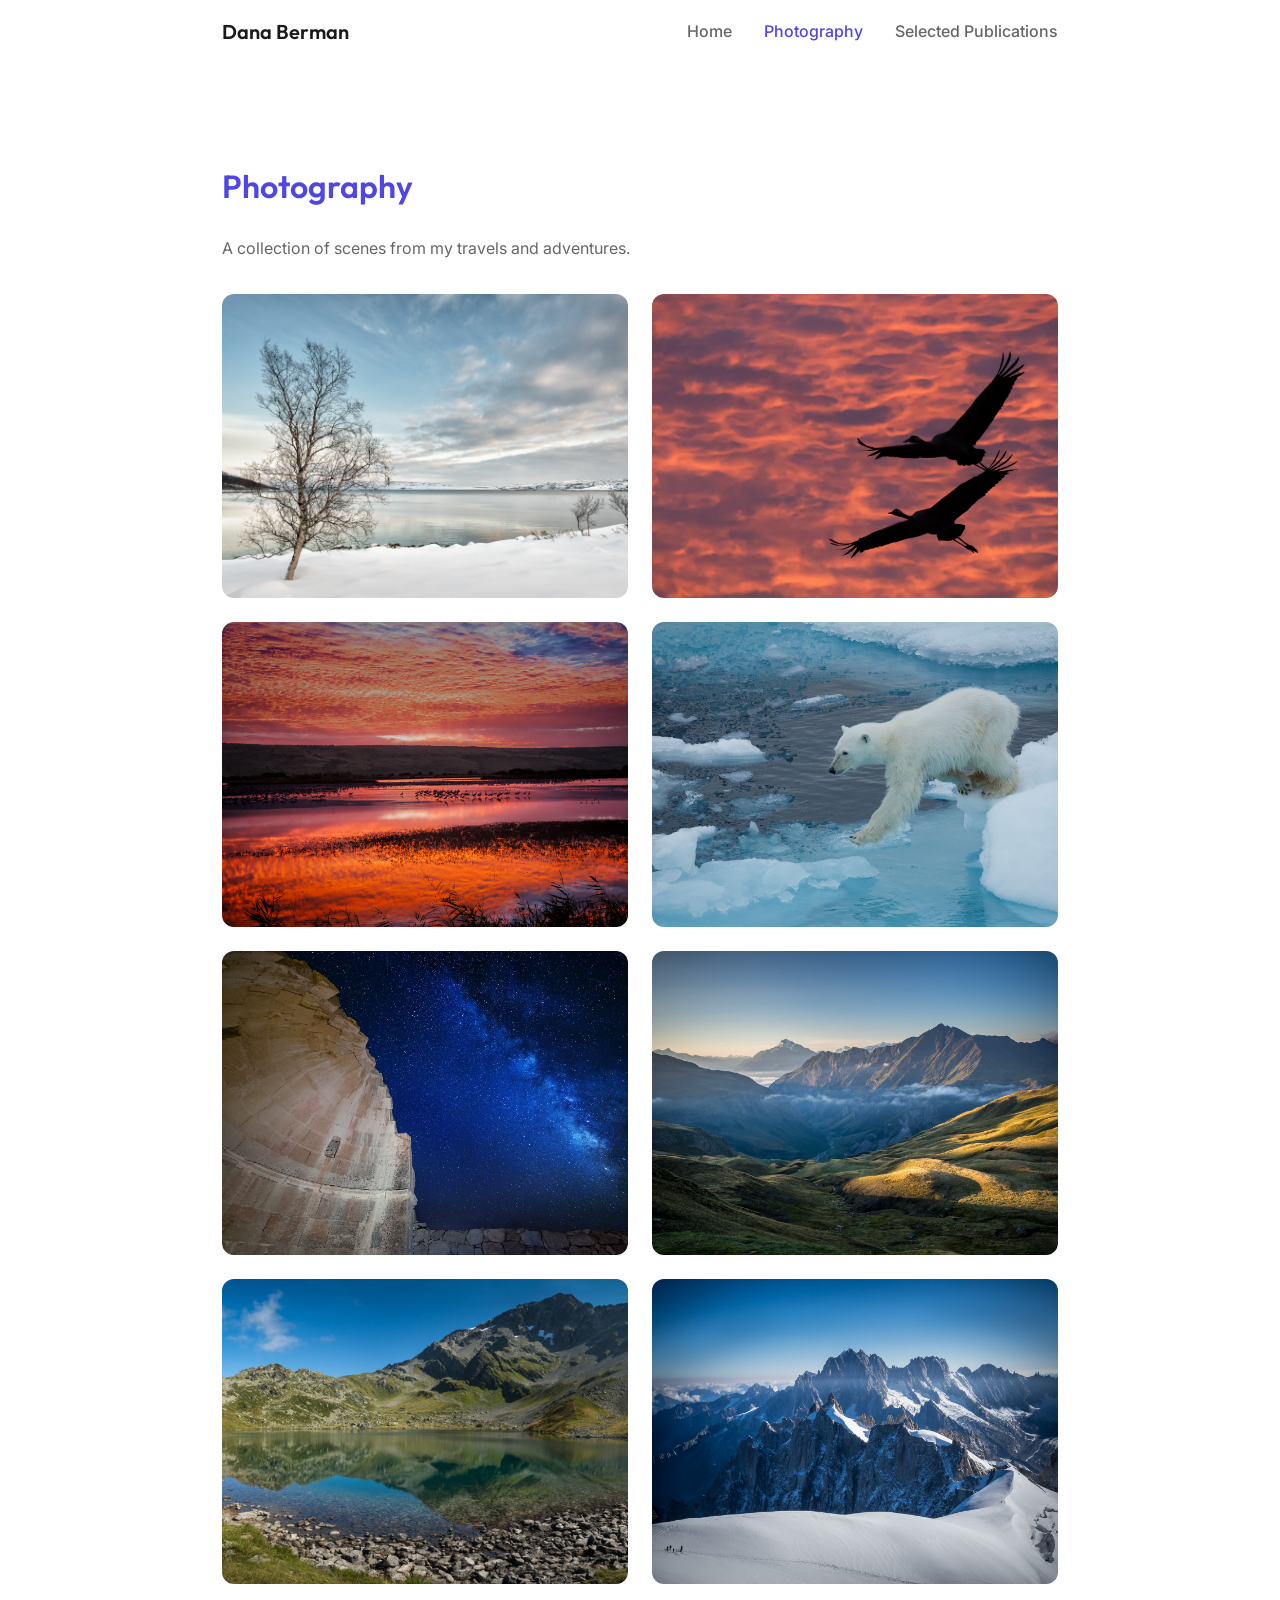
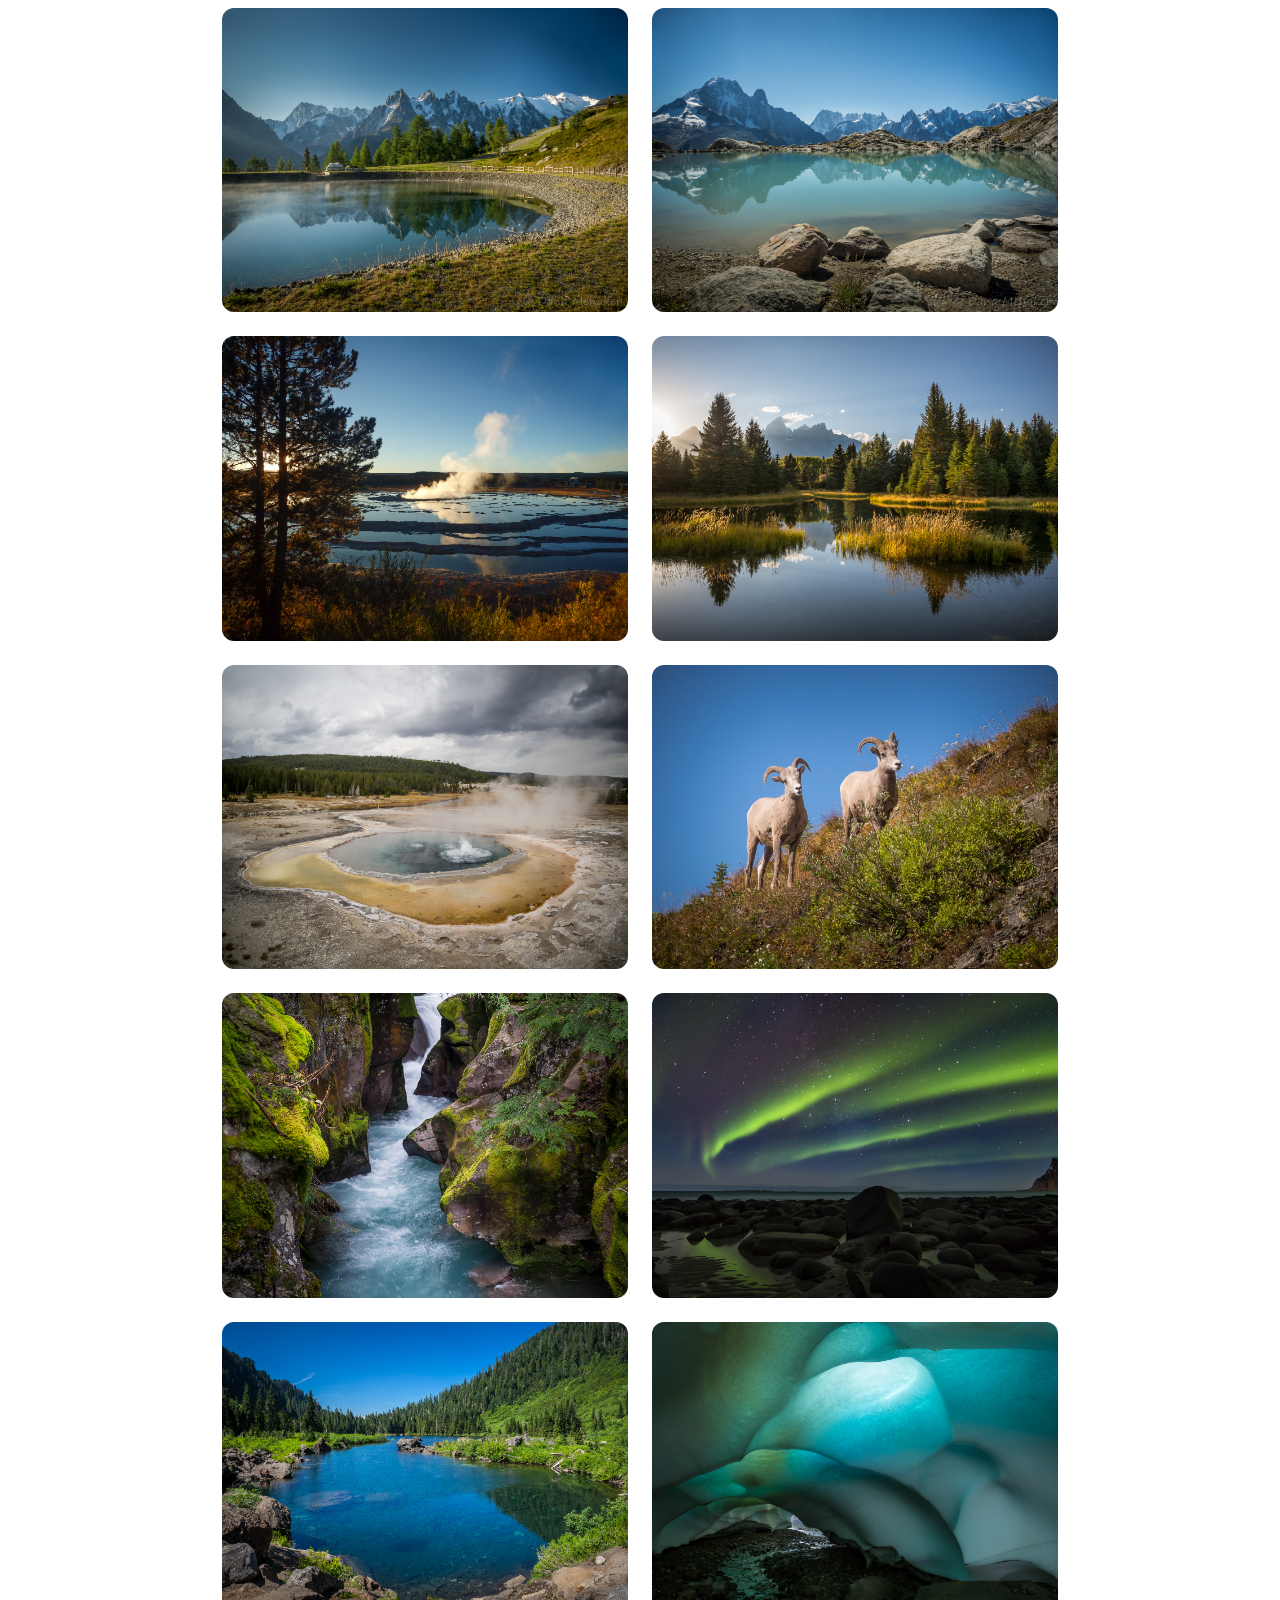
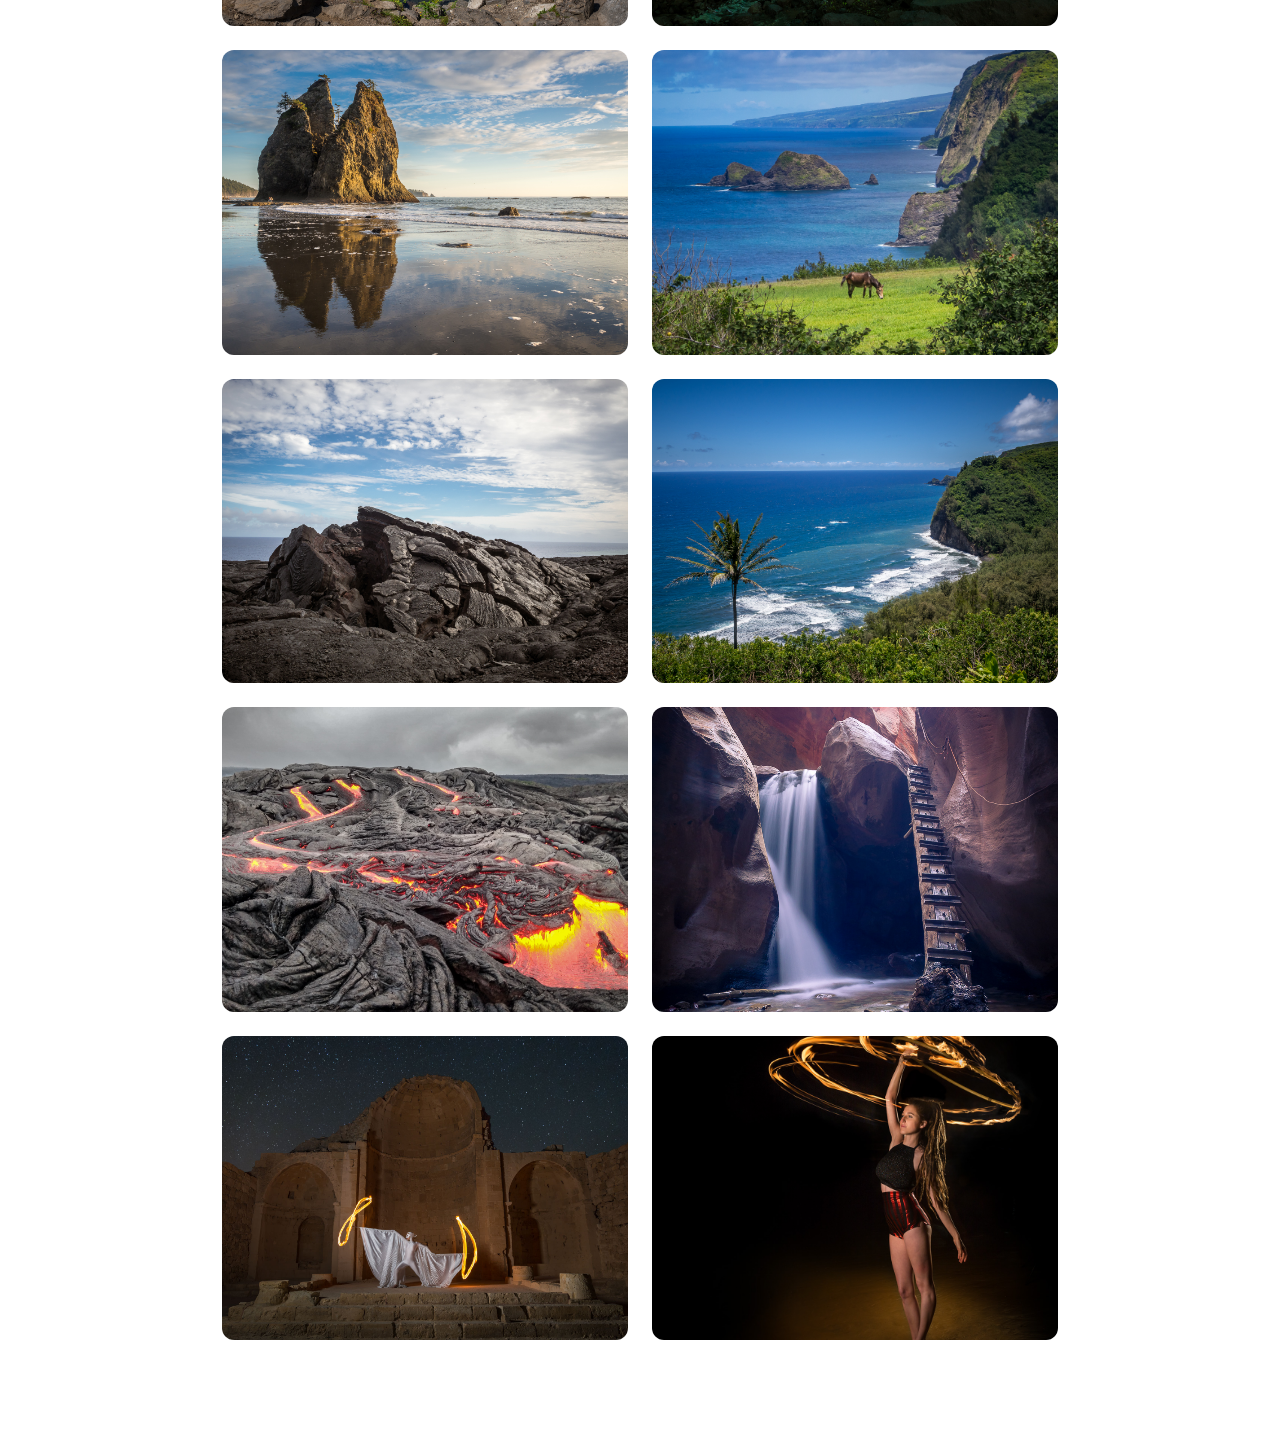
<file: photography.html>
<!DOCTYPE html>
<html lang="en">

<head>
  <meta charset="UTF-8">
  <meta name="viewport" content="width=device-width, initial-scale=1.0">
  <title>Photography | Dana Berman</title>
  <link rel="icon" type="image/png" href="assets/favicon.png">
  <link rel="stylesheet" href="style.css">
</head>

<body>
  <header>
    <nav>
      <a href="index.html" class="logo">Dana Berman</a>
      <ul class="nav-links">
        <li><a href="index.html">Home</a></li>
        <li><a href="photography.html" class="active">Photography</a></li>
        <li><a href="index.html#research">Selected Publications</a></li>
      </ul>
    </nav>
  </header>

  <main class="container">
    <section>
      <h2>Photography</h2>
      <p style="margin-bottom: 2rem; color: var(--secondary-text);">
        A collection of scenes from my travels and adventures.
      </p>

      <!-- PHOTOGRAPHY GRID -->
      <div class="photo-grid">

        <!--Lapland -->
        <div class="photo-card">
          <img src="photography_assets/2012-02-15_Lapland_0762_h1280.jpg" alt="Lapland">
          <div class="photo-overlay">
            <h3>Lapland</h3>
            <p>2013.</p>
          </div>
        </div>

        <!-- Agamon -->
        <div class="photo-card">
          <img src="photography_assets/2012-11-30_agamon_0821_hd.jpg" alt="Israel">
          <div class="photo-overlay">
            <h3>Sunrise at Agamon Hula, Israel</h3>
            <p>2012</p>
          </div>
        </div>

        <!-- Agamon -->
        <div class="photo-card">
          <img src="photography_assets/2012-11-30_agamon_4508_hd.jpg" alt="Israel">
          <div class="photo-overlay">
            <h3>Sunrise at Agamon Hula, Israel</h3>
            <p>2012</p>
          </div>
        </div>

        <!-- Svalbard -->
        <div class="photo-card">
          <img src="photography_assets/2013-08-08_Svalbard_09912.jpg" alt="Svalbard">
          <div class="photo-overlay">
            <h3>North of Svalbard, the arctic sea</h3>
            <p>2013.</p>
          </div>
        </div>

        <!-- Shivta -->
        <div class="photo-card">
          <img src="photography_assets/2013-10-03_Shivta_0422.jpg" alt="Shivta">
          <div class="photo-overlay">
            <h3>Ancient Nabatic City of Shivta</h3>
            <p>2013.</p>
          </div>
        </div>
        
        <!-- TMB -->
        <div class="photo-card">
          <img src="photography_assets/2015-09-04_07-35-58_Tour_de_Mont_Blanc_9040652_hd.jpg" alt="Tour de  Mont Blanc">
          <div class="photo-overlay">
            <h3>Tour de Mont Blanc</h3>
            <p>2015.</p>
          </div>
        </div>
        <!-- TMB -->
        <div class="photo-card">
          <img src="photography_assets/2015-09-04_11-35-18_Tour_de_Mont_Blanc_9040674-Edit_hd.jpg" alt="Tour de  Mont Blanc">
          <div class="photo-overlay">
            <h3>Tour de Mont Blanc</h3>
            <p>2015.</p>
          </div>
        </div>
        <!-- TMB -->
        <div class="photo-card">
          <img src="photography_assets/2015-09-06_09-28-44_Tour_de_Mont_Blanc_9060806_hd.jpg" alt="Tour de  Mont Blanc">
          <div class="photo-overlay">
            <h3>Tour de Mont Blanc</h3>
            <p>2015.</p>
          </div>
        </div>
        <!-- TMB -->
        <div class="photo-card">
          <img src="photography_assets/2015-09-07-08-35-52_Tour_de_Mont_Blanc_9070980-Edit_hd_sig.jpg" alt="Tour de  Mont Blanc">
          <div class="photo-overlay">
            <h3>Tour de Mont Blanc</h3>
            <p>2015.</p>
          </div>
        </div>
        <!-- TMB -->
        <div class="photo-card">
          <img src="photography_assets/2015-09-07-11-14-32_Tour_de_Mont_Blanc_9071020_hd_sig.jpg" alt="Tour de  Mont Blanc">
          <div class="photo-overlay">
            <h3>Tour de Mont Blanc</h3>
            <p>2015.</p>
          </div>
        </div>
        
        <!-- US NP -->
        <div class="photo-card">
          <img src="photography_assets/2016-09-09-19-21_US_National_Parks_9090589_hd.jpg" alt="Yellowstone">
          <div class="photo-overlay">
            <h3>Yellowstone National Park, USA</h3>
            <p>2016.</p>
          </div>
        </div>
        <!-- US NP -->
        <div class="photo-card">
          <img src="photography_assets/2016-09-13-18-42_US_National_Parks_9132241_hd.jpg" alt="Grand Tetons">
          <div class="photo-overlay">
            <h3>Grand Tetons National Park, USA</h3>
            <p>2016.</p>
          </div>
        </div>
        <!-- US NP -->
        <div class="photo-card">
          <img src="photography_assets/2016-09-15-15-58_US_National_Parks_9152660_hd.jpg" alt="Yellowstone NP">
          <div class="photo-overlay">
            <h3>Yellowstone National Park, USA</h3>
            <p>2016.</p>
          </div>
        </div>
        <!-- US NP -->
        <div class="photo-card">
          <img src="photography_assets/2016-09-20-14-49_US_National_Parks_9200934_hd.jpg" alt="Glacier NP">
          <div class="photo-overlay">
            <h3>Glacier National Park, USA</h3>
            <p>2016.</p>
          </div>
        </div>
        <!-- US NP -->
        <div class="photo-card">
          <img src="photography_assets/2016-09-20-08-42_US_National_Parks_9200834_hd.jpg" alt="Glacier NP">
          <div class="photo-overlay">
            <h3>Glacier National Park, USA</h3>
            <p>2016.</p>
          </div>
        </div>
        
        <!-- Lofoten -->
        <div class="photo-card">
          <img src="photography_assets/2017-02-03-20-18_Lofoten_8317_1920x1080.jpg" alt="Lofoten">
          <div class="photo-overlay">
            <h3>Lofoten, Norway</h3>
            <p>2016.</p>
          </div>
        </div>        

        <!-- Washington State -->
        <div class="photo-card">
          <img src="photography_assets/2017-07-08_Heather_Lake_7080234-Pano_hd.jpg" alt="Washington, USA">
          <div class="photo-overlay">
            <h3>Heather Lake, Washington, USA</h3>
            <p>2016.</p>
          </div>
        </div>     
        <!-- Washington State -->
        <div class="photo-card">
          <img src="photography_assets/2017-09-03_Mt_Rainier_Paradise_9031554_hd.jpg" alt="Washington, USA">
          <div class="photo-overlay">
            <h3>Mount Rainier NP, Washington, USA</h3>
            <p>2016.</p>
          </div>
        </div>     
        <!-- Washington State -->
        <div class="photo-card">
          <img src="photography_assets/2017-09-23_Olympics_9231887_hd.jpg" alt="Washington, USA">
          <div class="photo-overlay">
            <h3>Olympics NP, Washington, USA</h3>
            <p>2016.</p>
          </div>
        </div>     
        
        <!-- Hawaii -->
        <div class="photo-card">
          <img src="photography_assets/2017-07-31-14-19_Hawaii_BigIsland_7310899_hd.jpg" alt="Hawaii, USA">
          <div class="photo-overlay">
            <h3>Big Island, Hawaii, USA</h3>
            <p>2017.</p>
          </div>
        </div>   
        <!-- Hawaii -->
        <div class="photo-card">
          <img src="photography_assets/2017-07-28_16-33_Hawaii_BigIsland_7280356_hd.jpg" alt="Hawaii, USA">
          <div class="photo-overlay">
            <h3>Big Island, Hawaii, USA</h3>
            <p>2017.</p>
          </div>
        </div>  
        <div class="photo-card">
          <img src="photography_assets/2017-07-31_12-20_Hawaii_BigIsland_7310828_hd.jpg" alt="Hawaii, USA">
          <div class="photo-overlay">
            <h3>Big Island, Hawaii, USA</h3>
            <p>2017.</p>
          </div>
        </div>   
        <div class="photo-card">
          <img src="photography_assets/2017-07-28_18-33-04_Hawaii_Big_Island_HDR_hd.jpg" alt="Hawaii, USA">
          <div class="photo-overlay">
            <h3>Big Island, Hawaii, USA</h3>
            <p>2017.</p>
          </div>
        </div>   
        
        <!-- Utah -->
        <div class="photo-card">
          <img src="photography_assets/2017-10-02_11-58_KanarraCreek_022116_hd.jpg" alt="Utah, USA">
          <div class="photo-overlay">
            <h3>Kanarra Creek, Utah, USA</h3>
            <p>2016.</p>
          </div>
        </div>   
        
        
        <!-- Beti -->
        <div class="photo-card">
          <img src="photography_assets/2015-06-15_Shivta_on_Fire_8066_hd.jpg" alt="Beti Cenudi">
          <div class="photo-overlay">
            <h3>Fire artist Beti Cenudi, at the ancient Nabatic city Shivta</h3>
            <p>2013.</p>
          </div>
        </div>
        
        <!-- Yael Di -->
        <div class="photo-card">
          <img src="photography_assets/2015-04-28_Yael_Di_Fire_and_Hoop_2078.jpg" alt="Yael DI">
          <div class="photo-overlay">
            <h3>Fire artist Yael Di</h3>
            <p>2015.</p>
          </div>
        </div>
        
      </div>


    </section>
  </main>


</body>

</html>
</file>
<file: style.css>
@import url('https://fonts.googleapis.com/css2?family=Outfit:wght@300;400;600&family=Inter:wght@300;400;500;600&display=swap');

:root {
    --bg-color: #ffffff;
    --text-color: #1a1a1a;
    --secondary-text: #666666;
    --accent-color: #4f46e5;
    --border-color: #e5e7eb;
    --card-bg: rgba(255, 255, 255, 0.8);
    --glass-bg: rgba(255, 255, 255, 0.7);
    --glass-border: rgba(255, 255, 255, 0.3);
    --font-main: 'Inter', system-ui, -apple-system, sans-serif;
    --font-heading: 'Outfit', sans-serif;
    --max-width: 900px;
    --transition: all 0.3s cubic-bezier(0.4, 0, 0.2, 1);
}

@media (prefers-color-scheme: dark) {
    :root {
        --bg-color: #0f172a;
        --text-color: #f1f5f9;
        --secondary-text: #94a3b8;
        --accent-color: #818cf8;
        --border-color: #1e293b;
        --card-bg: rgba(30, 41, 59, 0.8);
        --glass-bg: rgba(15, 23, 42, 0.7);
        --glass-border: rgba(148, 163, 184, 0.1);
    }
}

* {
    margin: 0;
    padding: 0;
    box-sizing: border-box;
    -webkit-font-smoothing: antialiased;
}

body {
    background-color: var(--bg-color);
    color: var(--text-color);
    font-family: var(--font-main);
    line-height: 1.6;
    overflow-x: hidden;
}

.container {
    max-width: var(--max-width);
    margin: 0 auto;
    padding: 2rem;
}

/* Glassmorphism Header */
header {
    position: sticky;
    top: 0;
    z-index: 100;
    background: var(--glass-bg);
    backdrop-filter: blur(12px);
    -webkit-backdrop-filter: blur(12px);
    border-bottom: 1px solid var(--glass-border);
    padding: 1rem 0;
}

nav {
    display: flex;
    justify-content: space-between;
    align-items: center;
    max-width: var(--max-width);
    margin: 0 auto;
    padding: 0 2rem;
}

.logo {
    font-family: var(--font-heading);
    font-weight: 600;
    font-size: 1.25rem;
    color: var(--text-color);
    text-decoration: none;
}

.nav-links {
    display: flex;
    gap: 2rem;
    list-style: none;
}

.nav-links a {
    text-decoration: none;
    color: var(--secondary-text);
    font-weight: 500;
    transition: var(--transition);
}

.nav-links a:hover,
.nav-links a.active {
    color: var(--accent-color);
}

/* Sections */
section {
    padding: 4rem 0;
}

h1,
h2,
h3 {
    font-family: var(--font-heading);
    margin-bottom: 1.5rem;
}

h1 {
    font-size: 3rem;
    font-weight: 600;
}

h2 {
    font-size: 2rem;
    font-weight: 600;
    color: var(--accent-color);
}

/* Bio Section */
.hero {
    display: grid;
    grid-template-columns: 2fr 1fr;
    gap: 3rem;
    align-items: center;
}

.profile-pic {
    width: 100%;
    border-radius: 12px;
    box-shadow: 0 20px 25px -5px rgba(0, 0, 0, 0.1);
}

/* News Section */
.news-item {
    padding: 1rem;
    border-left: 3px solid var(--accent-color);
    background: var(--card-bg);
    margin-bottom: 1rem;
    border-radius: 0 8px 8px 0;
    transition: var(--transition);
}

.news-item:hover {
    transform: translateX(5px);
}

.news-date {
    font-weight: 600;
    font-size: 0.8rem;
    color: var(--secondary-text);
}

/* Links & Buttons */
a.link {
    color: var(--accent-color);
    text-decoration: none;
    font-weight: 500;
    position: relative;
}

a.link::after {
    content: '';
    position: absolute;
    width: 0;
    height: 1px;
    bottom: -1px;
    left: 0;
    background-color: var(--accent-color);
    transition: var(--transition);
}

a.link:hover::after {
    width: 100%;
}

/* Photography Grid */
.photo-grid {
    display: grid;
    grid-template-columns: repeat(auto-fill, minmax(280px, 1fr));
    gap: 1.5rem;
}

.photo-card {
    position: relative;
    border-radius: 12px;
    overflow: hidden;
    aspect-ratio: 4/3;
    cursor: pointer;
}

.photo-card img {
    width: 100%;
    height: 100%;
    object-fit: cover;
    transition: transform 0.5s ease;
}

.photo-card:hover img {
    transform: scale(1.05);
}

.photo-overlay {
    position: absolute;
    bottom: 0;
    left: 0;
    right: 0;
    padding: 1.5rem;
    background: linear-gradient(transparent, rgba(0, 0, 0, 0.8));
    color: white;
    opacity: 0;
    transition: var(--transition);
}

.photo-card:hover .photo-overlay {
    opacity: 1;
}

/* Publication Styles */
.publication-item {
    display: flex;
    gap: 2rem;
    align-items: flex-start;
    padding: 1.5rem;
    background: var(--card-bg);
    margin-bottom: 1.5rem;
    border-radius: 12px;
    border: 1px solid var(--border-color);
    transition: var(--transition);
}

.publication-item:hover {
    transform: translateY(-2px);
    box-shadow: 0 10px 20px -5px rgba(0, 0, 0, 0.1);
    border-color: var(--accent-color);
}

.pub-thumb {
    width: 140px;
    height: 140px;
    border-radius: 50%;
    object-fit: cover;
    flex-shrink: 0;
    border: 3px solid var(--border-color);
}

.pub-content {
    flex-grow: 1;
}

.pub-title {
    font-size: 1.25rem;
    font-weight: 600;
    margin-bottom: 0.25rem;
    color: var(--text-color);
}

.pub-authors {
    font-weight: 500;
    color: var(--secondary-text);
    margin-bottom: 0.25rem;
}

.pub-venue {
    font-style: italic;
    color: var(--secondary-text);
    margin-bottom: 0.75rem;
}

/* Responsive */
@media (max-width: 768px) {
    .publication-item {
        flex-direction: column;
        align-items: center;
        text-align: center;
    }

    .pub-thumb {
        width: 120px;
        height: 120px;
    }

    .hero {
        grid-template-columns: 1fr;
        text-align: center;
    }

    .profile-pic {
        max-width: 250px;
        margin: 0 auto;
    }

    h1 {
        font-size: 2.25rem;
    }

    .nav-links {
        display: none;
    }
}
</file>
<file: default.css>
h1{
  margin-top: 0px;
  padding-top: 0px;
  color: Navy;
  font-family: "Trebuchet MS", Helvetica, sans-serif;
}

h2{
  color: Navy;
  margin-bottom: 10px;
  font-family: "Trebuchet MS", Helvetica, sans-serif;
}

h3{
  color: Black;
  margin-bottom: 20px;
  font-family: "Trebuchet MS", Helvetica, sans-serif;
}

.h3link a{
  color: Black;
  margin-bottom: 20px;
  font-family: "Trebuchet MS", Helvetica, sans-serif;
  font-size: 20px;
}

h4 {
  color: DimGray;
  font-family: "Trebuchet MS", Helvetica, sans-serif
}

p {
	font-family: Verdana, Geneva, sans-serif;
}


@media screen and (max-width:500px){
    .div-to-hide{
        display:none
    }
}

.row {
  margin-bottom: 20px;
}
.row .row {
  margin-top: 10px;
  margin-bottom: 0;
}
[class*="col-"] {
  padding-top: 15px;
  padding-bottom: 15px;
  background-color: #fff;
}

.hidden-xs {
    display:none !important;
}

.page-header{
  margin-top: 0px;
}
.circle {
position: relative;
border-radius: 50%;
width: 100%;
max-width: 130px;
height: auto;
background: white;
}

.inline-img{
	vertical-align: middle;
}

hr {
  margin-top: 20px;
  margin-bottom: 20px;
}

.paper-title{
	font-size: 1.75rem;
	color: #505050;
	font-weight: bold;
	margin-bottom: 5px;
}

.paper-authors{
	color: #444;
	font-size: 1.5rem;
	margin-bottom: 5px;
}

.paper-venue{
  color: DimGray;
  margin-bottom: 5px;
}

.paper-links{
  color: Gray;
  %font-family: "Century Schoolbook", Georgia, Times, serif
}

#font-size-scholar{
	margin-top: 20px;
	margin-bottom: 20px;
	font-size: 25px;
}
</file>
<file: NonLocalDehazing/files/NonLocalDehazing.css>
h1 {
	margin-bottom: 0.2em;
	margin-top: 1em;
}
	
h2 {

}

h3 {
	margin-bottom: 1em;
}

h4 {
	font-weight: bold;
	font-size: 20px;
	margin-top: 3em;
	margin-left: 145px;
	margin-bottom: 0.5em;
}

p {
}

@media (max-width: 900px) {
    body { 
        padding-left: 0px;
        padding-right: 0px;
    }
	.container {
      padding:0;
      margin:0;
    }
}


/*table {
    border-spacing: 30px 15px;
}*/


td {
	line-height: 150%;
	padding:10px 0px 10px 10px;
}

td:first-child {padding-left:0px;}

button {
	/*Basic Button Styles*/
    display: block;
    height: 60px;
    width: 136px;
    background: #34696f;
    border: 2px solid rgba(33, 68, 72, 0.59);
	cursor:pointer;
	margin-bottom: 5px;
	
	/*Text Styles*/
	color: black;
    text-align: left;
	font-size: 1.1em;
}

button.Original {
    background: #773333 ;
    border: 2px solid black;
	color: white
}
button.ColorQuantized {
    background: #BEBcAb ;
    border: 2px solid black;
}

button.tan {
    background: #853e63 ; /*#b5d8c2;*/
    border: 2px solid black;
}

button.nishino {
    background: #beeded;
    border: 2px solid black;
}

button.ancuti {
    background: #edd580;
    border: 2px solid black;
}

button.gibson {
    background: #ed8a92;
    border: 2px solid black;
}

button.osa {
    background: #9d70bf;
    border: 2px solid black;
}

button.tarel {
    background: #32518A;
    border: 2px solid black;
}

button.tang {
    background: #c29e9b;
    border: 2px solid black;
}

button.kopf {
    background: #57763c;
    border: 2px solid black;
}

button.true {
    background: #e32646;
    border: 2px solid black;
}

button.dc {
    background: #fa9d5f;
    border: 2px solid black;
}

button.cl {
    background: #62a88d;
    border: 2px solid black;
}

button.hl {
    background: #4e70e0;
    border: 2px solid black;
}

button.blind {
    background: #beddef;
    border: 2px solid black;
}

</style>
</file>
<file: UnderwaterColorRestoration/files/mystyle.css>
h1 {
	margin-bottom: 0.2em;
	margin-top: 1em;
}
	
h2 {
}

h3 {
	margin-bottom: 0.3em;
}

h4 {
	font-weight: bold;
	font-size: 20px;
	margin-top: 2em;
	margin-left: 145px;
	margin-bottom: 0.5em;
}

p.h4margin {
	margin-left: 145px;
}

@media (max-width: 900px) {
    body { 
        padding-left: 0px;
        padding-right: 0px;
    }
	.container {
      padding:0;
      margin:0;
    }
}

td {
	line-height: 150%;
	padding:10px 0px 10px 10px;
}

td:first-child {padding-left:0px;}

td.angles {
    padding-top: .3em;
    padding-bottom: .3em;
}

button {
	/*Basic Button Styles*/
    display: block;
    height: 60px;
    width: 136px;
    background: #34696f;
    border: 2px solid rgba(33, 68, 72, 0.59);
	cursor:pointer;
	margin-bottom: 5px;
	
	/*Text Styles*/
	color: black;
    text-align: left;
	font-size: 1.1em;
}


button.proposed {
    background: #4D6C9B;
}

button.UDCP {
    background: #659894;
}

button.WCID {
    background: #7C6E7B;
}

button.Galdran {
    background: #0F6B78;
}

button.Ancuti {
    background: #B3B3D2;
}

button.Ancuti17 {
    background: #D7F5D5;
}

button.Ancuti18 {
    background: #F2E1B2;
}

button.Lu {
    background: #6A6C7A;
}

button.Peng {
    background: #7A4A4F;
}

button.Carlevaris_Bianco {
    background: #A2B86C;
}

button.contrast {
    background: #2D1C2B;
    color: white;
}

button.HL {
    background: #7E71A8;
}


</style>
</file>
<file: dist/css/ie10-viewport-bug-workaround.css>
/*!
 * IE10 viewport hack for Surface/desktop Windows 8 bug
 * Copyright 2014-2015 Twitter, Inc.
 * Licensed under MIT (https://github.com/twbs/bootstrap/blob/master/LICENSE)
 */

/*
 * See the Getting Started docs for more information:
 * http://getbootstrap.com/getting-started/#support-ie10-width
 */
@-webkit-viewport { width: device-width; }
@-moz-viewport    { width: device-width; }
@-ms-viewport     { width: device-width; }
@-o-viewport      { width: device-width; }
@viewport         { width: device-width; }
</file>
